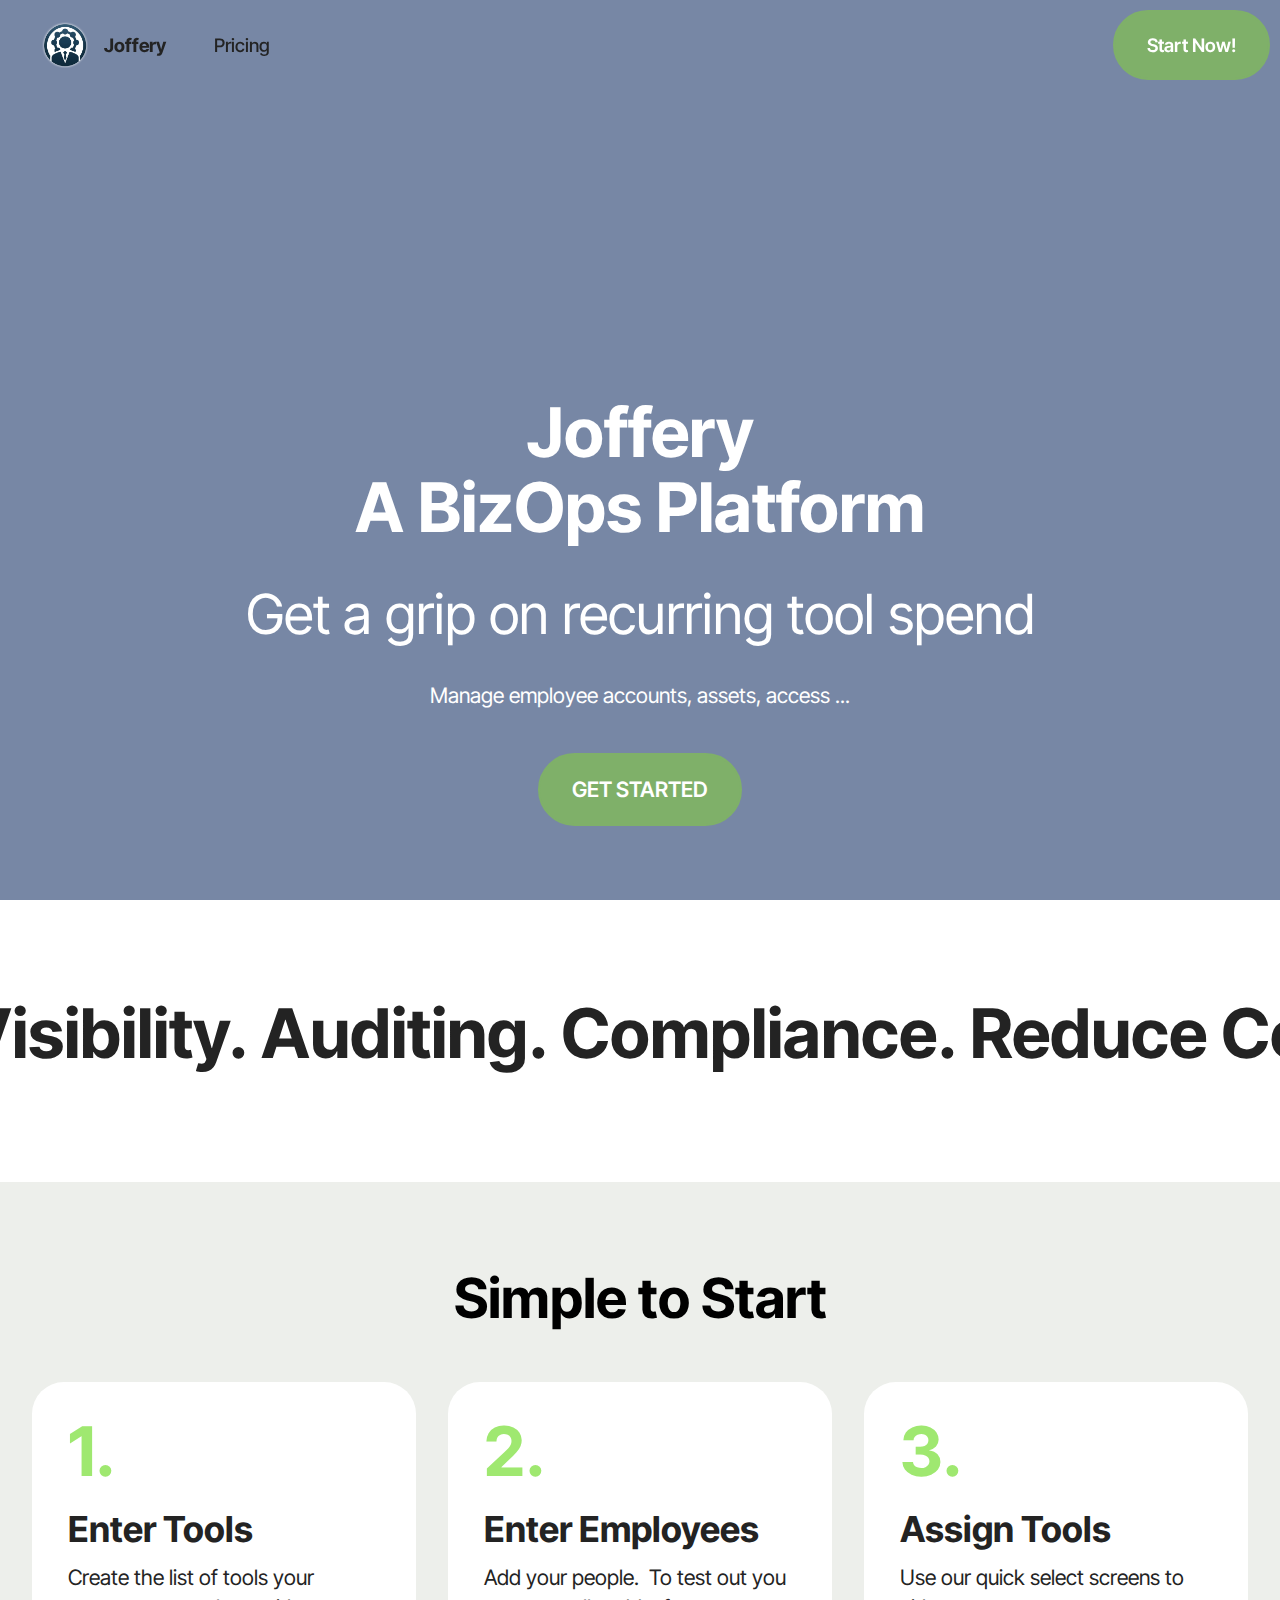
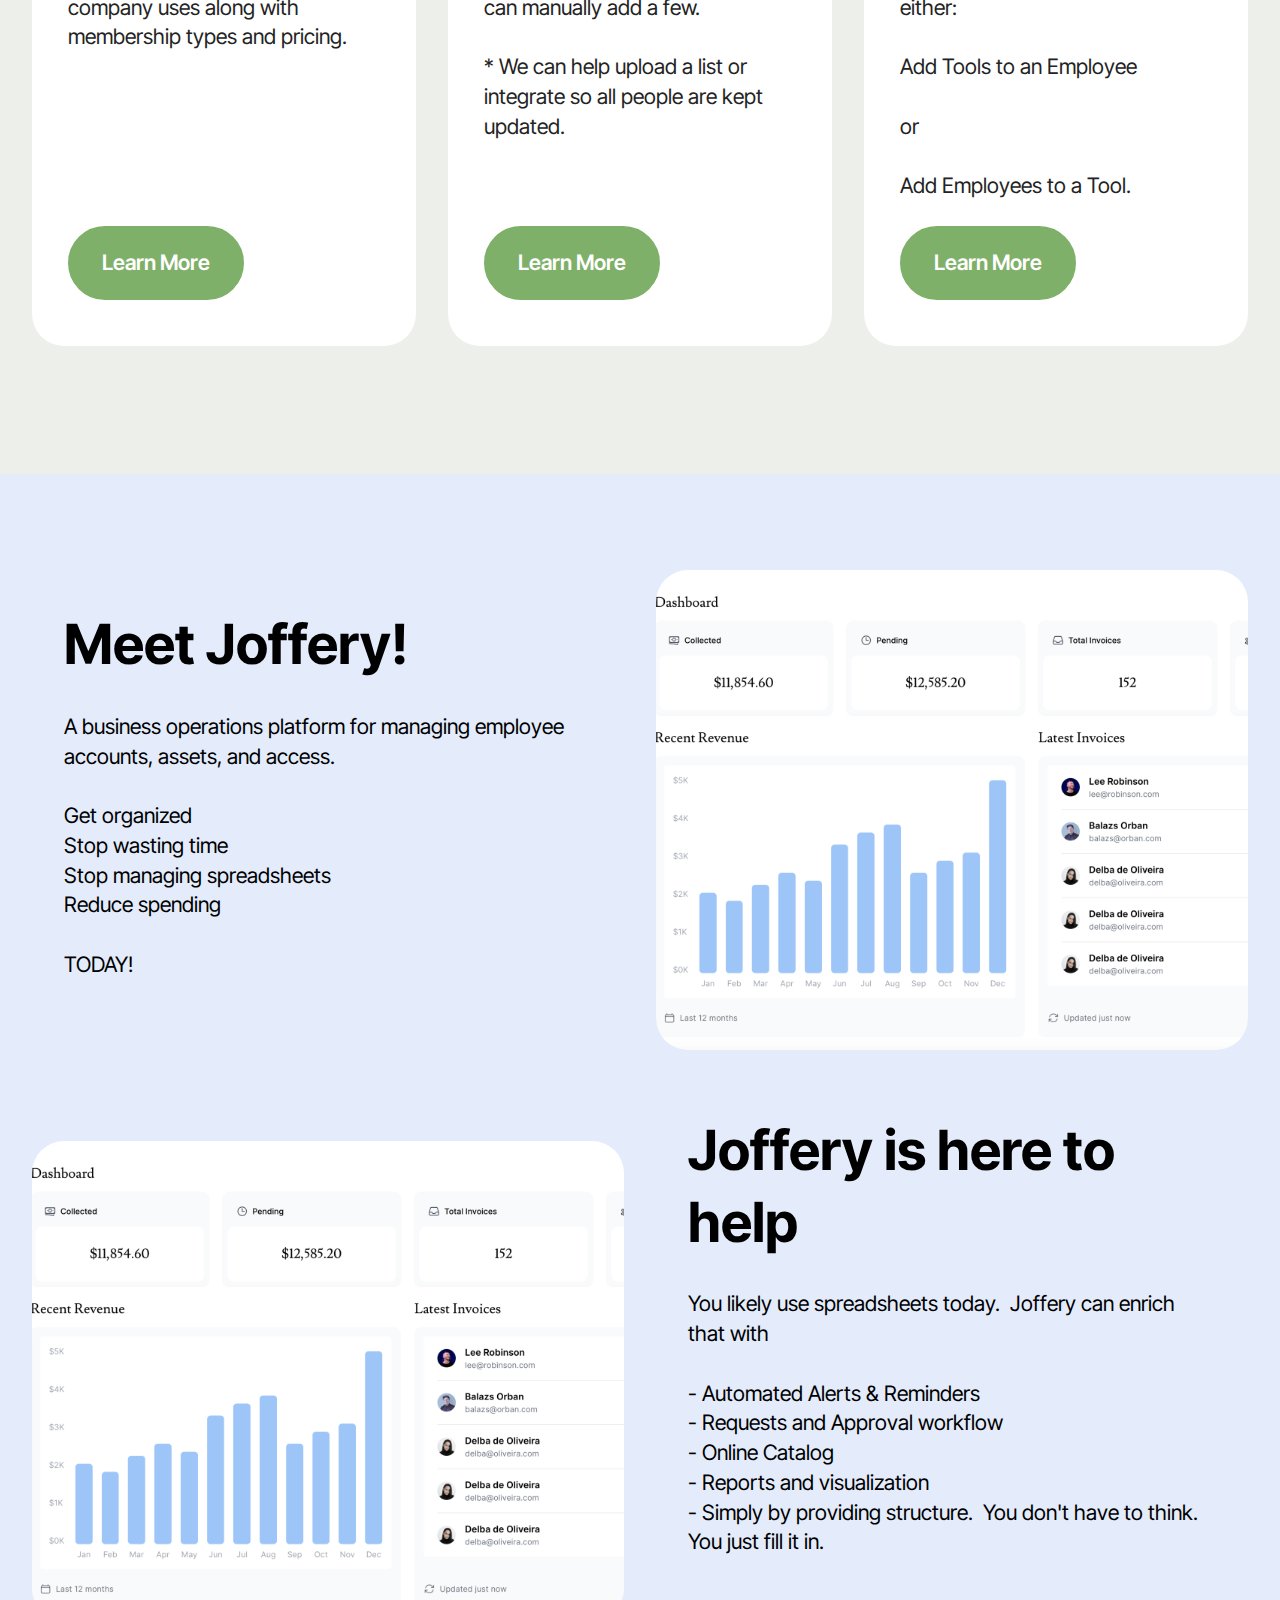
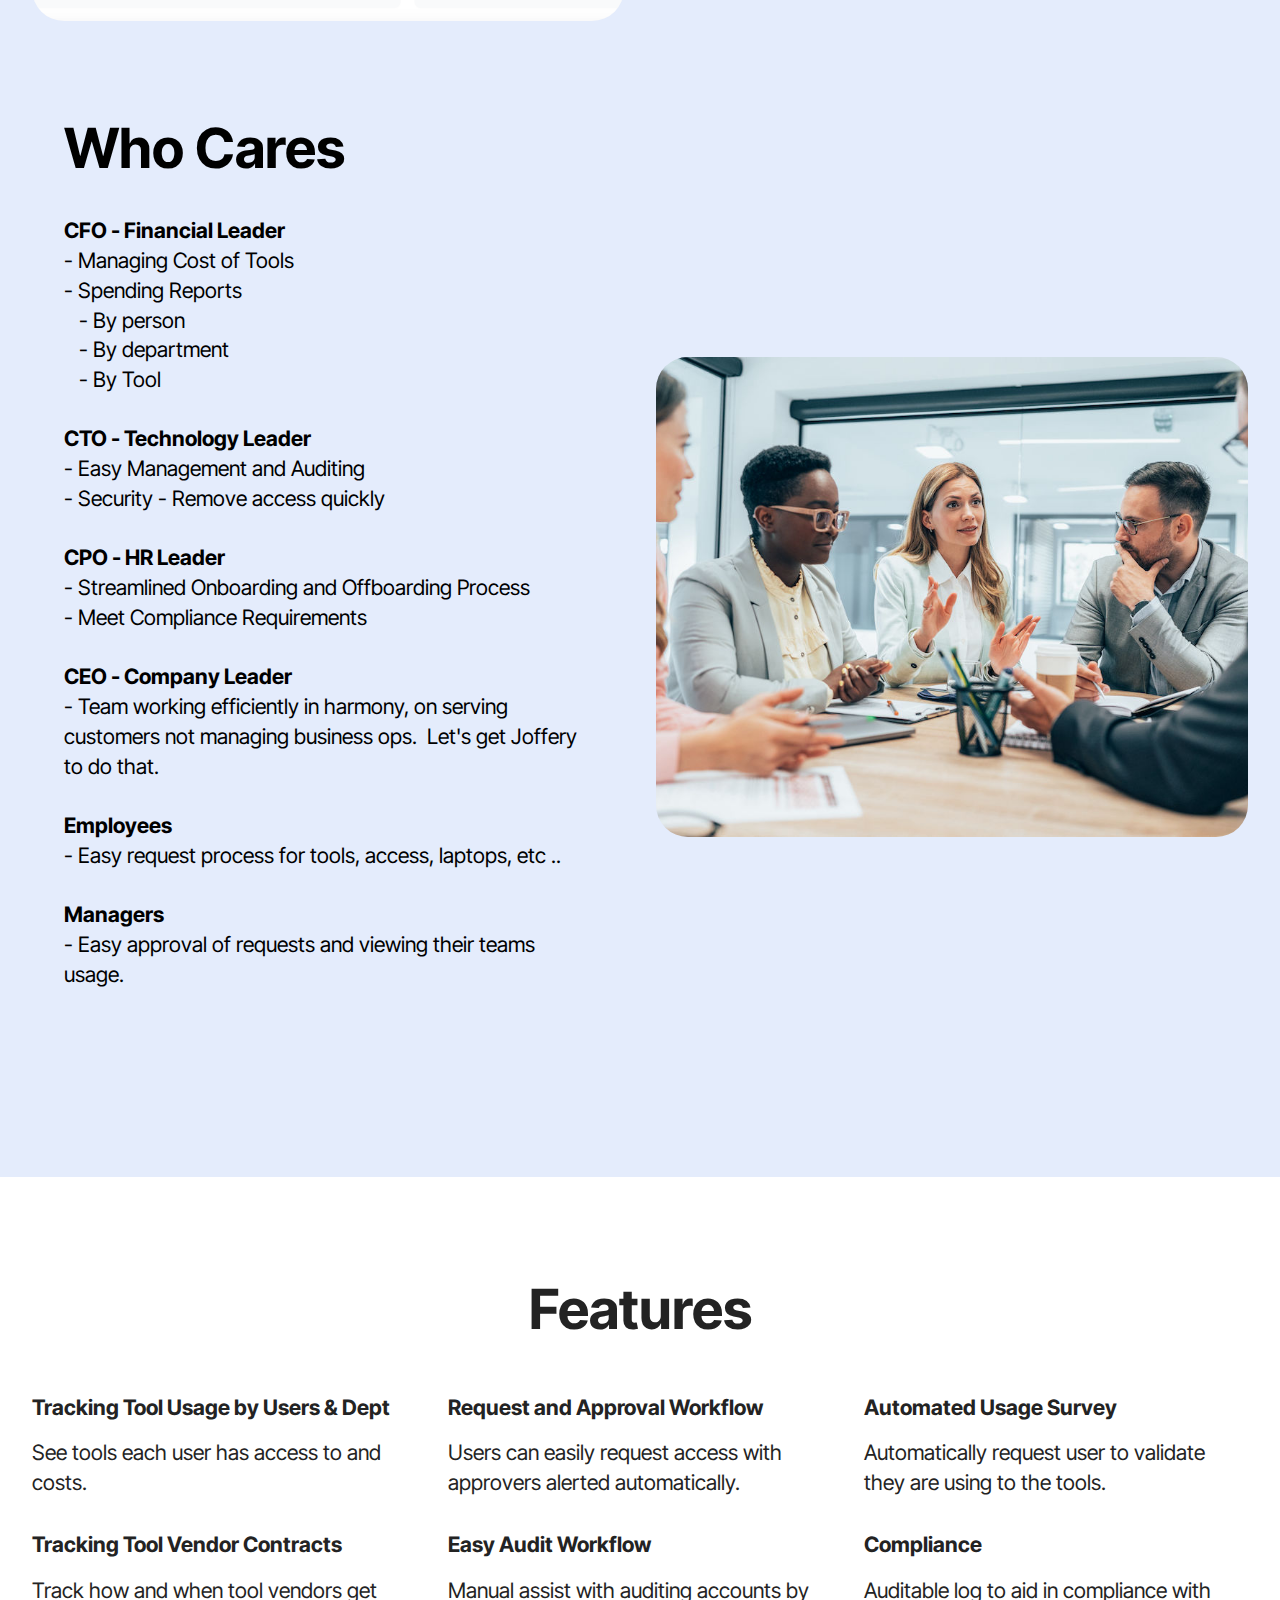
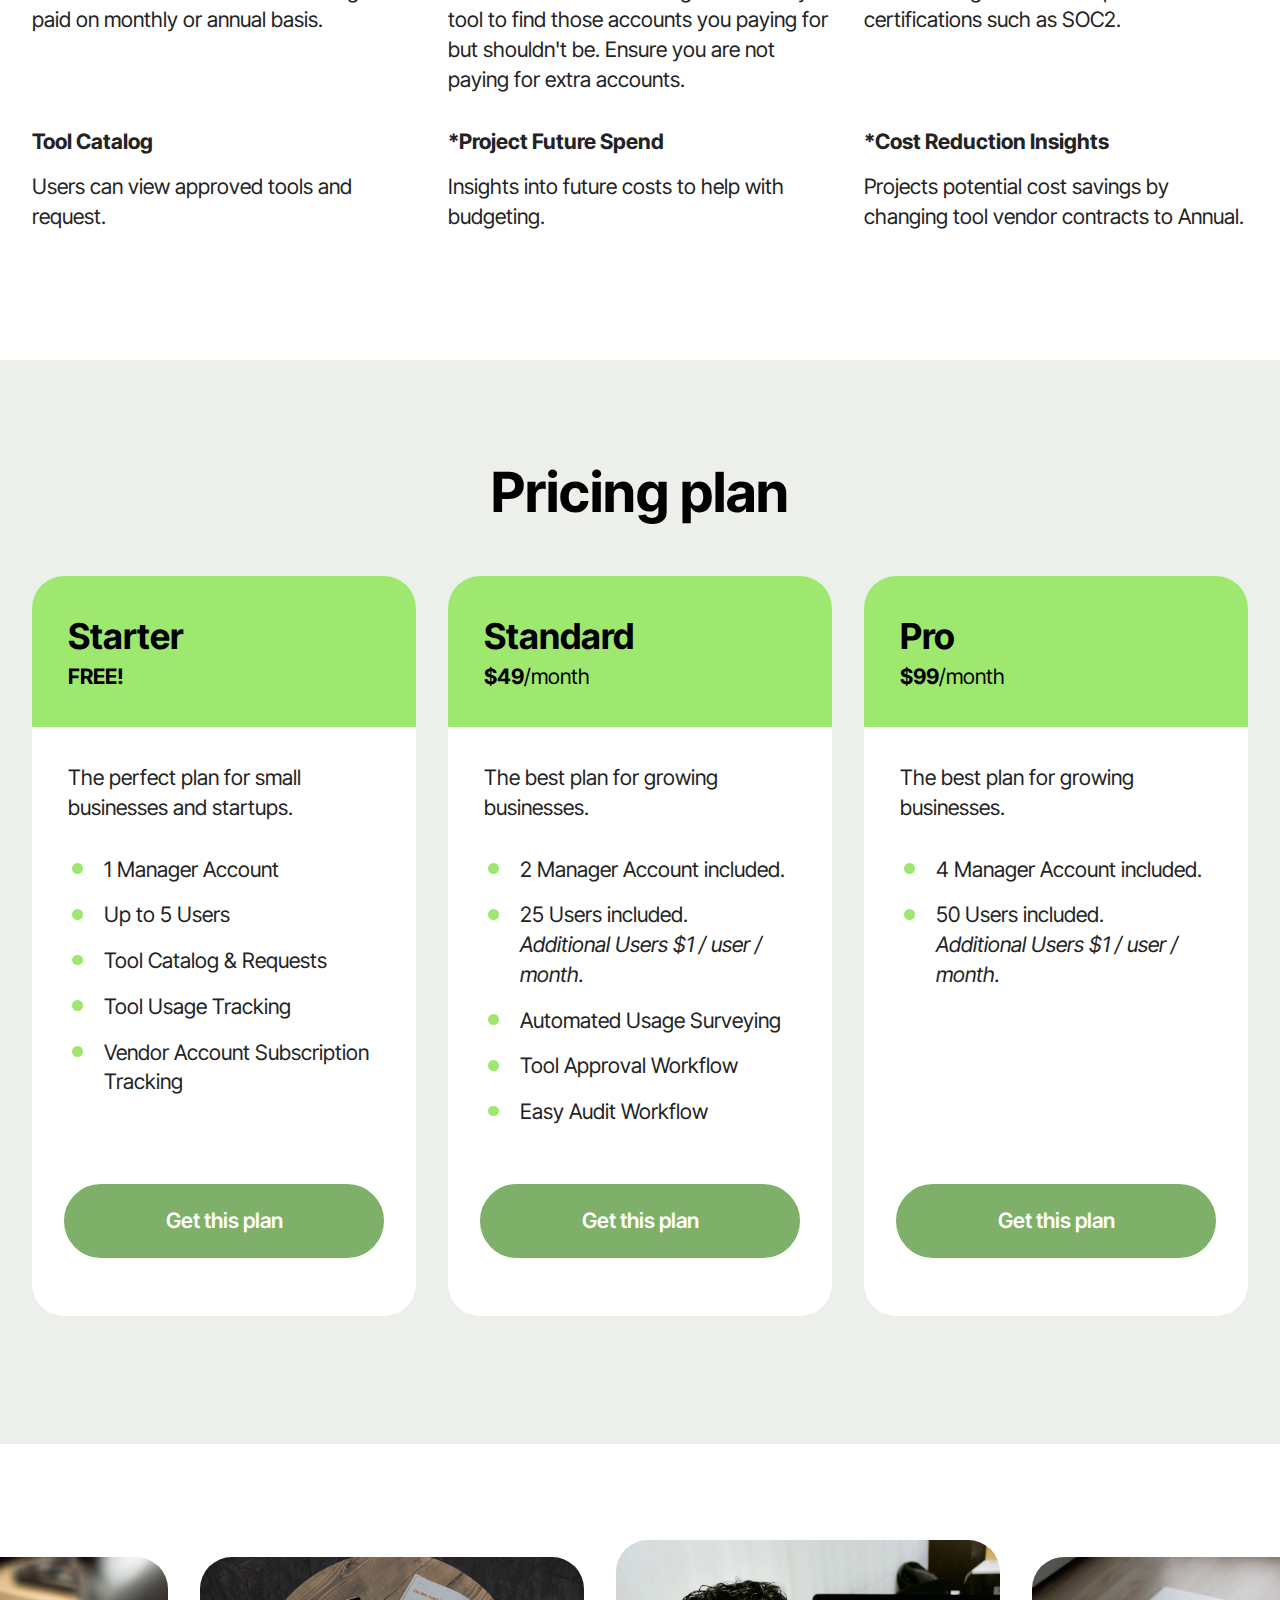
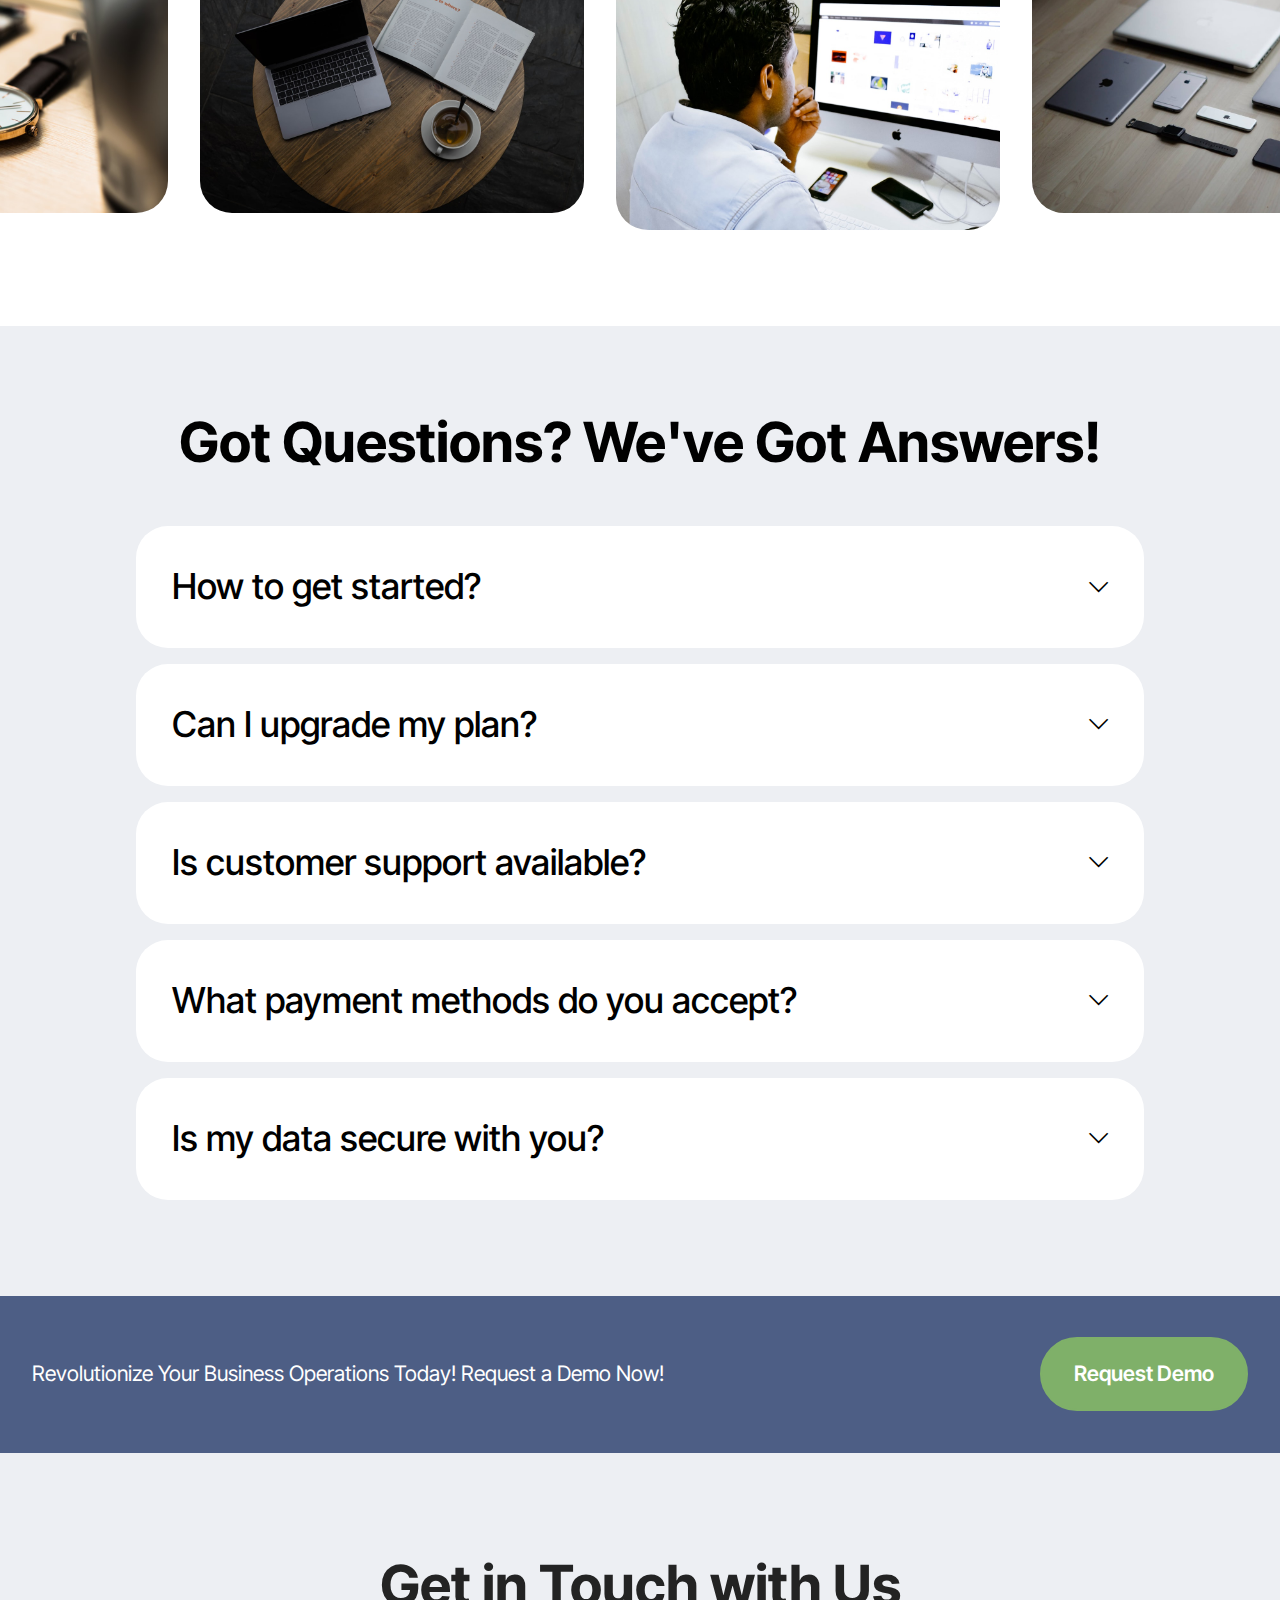
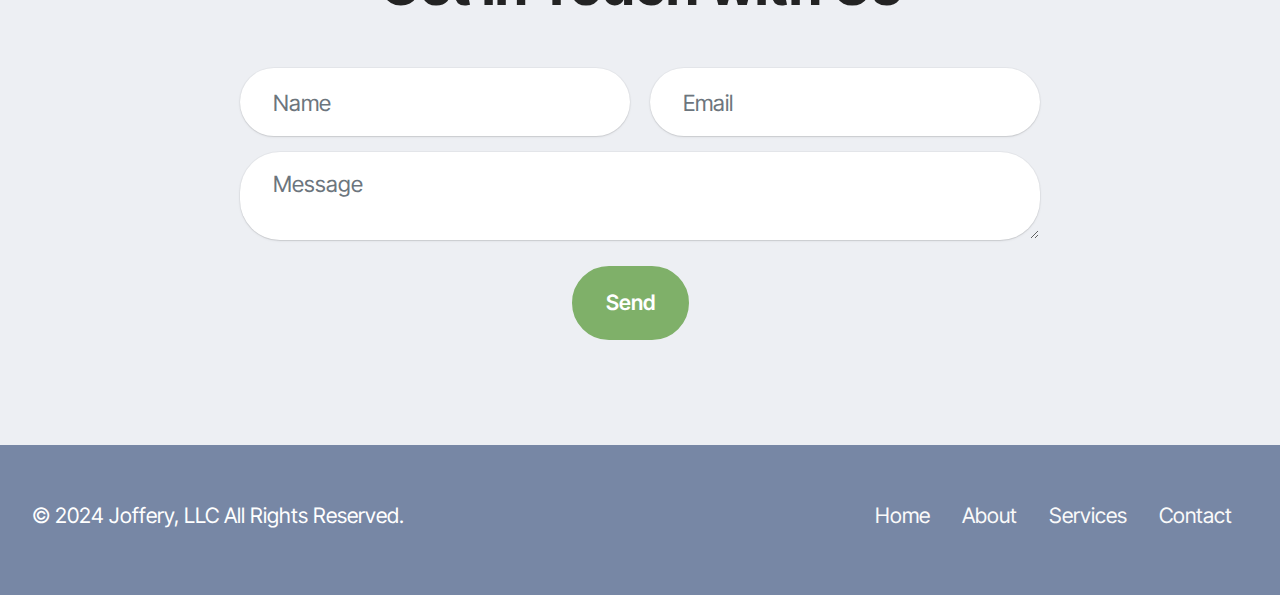
<file: docs/index.html>
<!DOCTYPE html>
<html  >
<head>
  <!-- Site made with Mobirise Website Builder v5.9.17, https://mobirise.com -->
  <meta charset="UTF-8">
  <meta http-equiv="X-UA-Compatible" content="IE=edge">
  <meta name="generator" content="Mobirise v5.9.17, mobirise.com">
  <meta name="viewport" content="width=device-width, initial-scale=1, minimum-scale=1">
  <link rel="shortcut icon" href="assets/images/dalle-2024-03-20-15.28.56-a-standalone-icon-for-joffery-a-bizops-platform-that-symbolizes-business-operations.-the-icon-should-be-simple-and-abstract-suitable-for-use-acros2.webp" type="image/x-icon">
  <meta name="description" content="Simplify business operations with our powerful tool for tracking employee resources, managing workflows, and gaining access approvals.">
  
  
  <title>Joffery - Business Operations Platform</title>
  <link rel="stylesheet" href="assets/web/assets/mobirise-icons2/mobirise2.css">
  <link rel="stylesheet" href="assets/bootstrap/css/bootstrap.min.css">
  <link rel="stylesheet" href="assets/bootstrap/css/bootstrap-grid.min.css">
  <link rel="stylesheet" href="assets/bootstrap/css/bootstrap-reboot.min.css">
  <link rel="stylesheet" href="assets/dropdown/css/style.css">
  <link rel="stylesheet" href="assets/theme/css/style.css">
  <link rel="preload" href="https://fonts.googleapis.com/css2?family=Inter+Tight:wght@400;700&display=swap&display=swap" as="style" onload="this.onload=null;this.rel='stylesheet'">
  <noscript><link rel="stylesheet" href="https://fonts.googleapis.com/css2?family=Inter+Tight:wght@400;700&display=swap&display=swap"></noscript>
  <link rel="preload" as="style" href="assets/mobirise/css/mbr-additional.css?v=65RfCT"><link rel="stylesheet" href="assets/mobirise/css/mbr-additional.css?v=65RfCT" type="text/css">

  
  
  

</head>
<body>
  
  <section data-bs-version="5.1" class="menu menu6 cid-u7oiiQqboV" once="menu" id="menu06-3">
	

	<nav class="navbar navbar-dropdown opacityScroll navbar-fixed-top navbar-expand-lg">
		<div class="container">
			<div class="navbar-brand">
				<span class="navbar-logo">
					<a href="https://joffery.com">
						<img src="assets/images/dalle-2024-03-20-15.28.56-a-standalone-icon-for-joffery-a-bizops-platform-that-symbolizes-business-operations.-the-icon-should-be-simple-and-abstract-suitable-for-use-acros2.webp" alt="Joffery" style="height: 2.9rem;">
					</a>
				</span>
				<span class="navbar-caption-wrap"><a class="navbar-caption text-black text-primary display-4" href="index.html">Joffery</a></span>
			</div>
			<button class="navbar-toggler" type="button" data-toggle="collapse" data-bs-toggle="collapse" data-target="#navbarSupportedContent" data-bs-target="#navbarSupportedContent" aria-controls="navbarNavAltMarkup" aria-expanded="false" aria-label="Toggle navigation">
				<div class="hamburger">
					<span></span>
					<span></span>
					<span></span>
					<span></span>
				</div>
			</button>
			<div class="collapse navbar-collapse opacityScroll" id="navbarSupportedContent">
				<ul class="navbar-nav nav-dropdown" data-app-modern-menu="true"><li class="nav-item">
						<a class="nav-link link text-black text-primary display-4" href="index.html#pricing03-i" aria-expanded="false">Pricing</a>
					</li></ul>
				
				<div class="navbar-buttons mbr-section-btn">
					<a class="btn btn-primary display-4" href="https://mobiri.se"> Start Now!</a>
				</div>
			</div>
		</div>
	</nav>
</section>

<section data-bs-version="5.1" class="header16 cid-u77AbglFqi mbr-fullscreen" id="header17-0">
  
  
  <div class="container-fluid">
    <div class="row">
      <div class="content-wrap col-12 col-md-12">
        <h1 class="mbr-section-title mbr-fonts-style mbr-white mb-4 display-1"><strong>Joffery</strong><br><strong>A BizOps Platform</strong></h1>
        <h2 class="mbr-section-subtitle mbr-fonts-style mbr-white mb-4 display-2">Get a grip on recurring tool spend<br></h2>
        <p class="mbr-fonts-style mbr-text mbr-white mb-4 display-7">Manage employee accounts, assets, access ...</p>
        <div class="mbr-section-btn"><a class="btn btn-primary display-7" href="https://mobiri.se">GET STARTED<br></a></div>
      </div>
    </div>
  </div>
</section>

<section data-bs-version="5.1" class="gallery10 cid-u77b7h68Ax" id="features-69-u77b7h68Ax">
  


  <div class="container-fluid">

      <div class="loop-container">
        <div class="item display-1" data-linewords="Visibility.  Auditing.  Compliance.  Reduce Costs. " data-direction="-1" data-speed="0.05">☁️ Best offers ☁️ Free delivery ☁️ Perfect design ☁️ Comfort ☁️ Support 24/7 ☁️ Vibes</div>

        <div class="item display-1" data-linewords="Visibility.  Auditing.  Compliance.  Reduce Costs. " data-direction="-1" data-speed="0.05">☁️ Best offers ☁️ Free delivery ☁️ Perfect design ☁️ Comfort ☁️ Support 24/7 ☁️ Vibes</div>
      </div>
    
  </div>
</section>

<section data-bs-version="5.1" class="numbers01 cid-u7B6TBPcHY" id="numbers01-a">
	
	
	<div class="container">
		<div class="row justify-content-center">
			<div class="col-12 content-head">
				<div class="mbr-section-head mb-5">
					<h4 class="mbr-section-title mbr-fonts-style align-center mb-0 display-2">
						<strong>Simple to Start</strong></h4>
					
					
				</div>
			</div>
		</div>
		<div class="row">
			<div class="item features-without-image col-12 col-md-6 col-lg-4 active">
				<div class="item-wrapper">
					<div class="item-content">
						<h5 class="mbr-card-title mbr-fonts-style mt-0 mb-3 mbr-number display-1"><strong>1.</strong>
						</h5>
						<h4 class="card-title mbr-fonts-style display-5">
							<strong>Enter Tools</strong></h4>
						<p class="card-text mbr-fonts-style mt-0 mb-3 display-7">Create the list of tools your company uses along with membership types and pricing.</p>
						<div class="mbr-section-btn item-footer"><a href="" class="btn item-btn btn-primary display-7">Learn More</a></div>
					</div>

				</div>
			</div>
			<div class="item features-without-image col-12 col-md-6 col-lg-4">
				<div class="item-wrapper">
					<div class="item-content">
						<h5 class="mbr-card-title mbr-fonts-style mt-0 mb-3 mbr-number display-1"><strong>2.</strong>
						</h5>
						<h4 class="card-title mbr-fonts-style display-5">
							<strong>Enter Employees</strong></h4>
						<p class="card-text mbr-fonts-style mt-0 mb-3 display-7">
							Add your people.&nbsp; To test out you can manually add a few.&nbsp;&nbsp;<br><br>* We can help upload a list or&nbsp; integrate so all people are kept updated.</p>
						<div class="mbr-section-btn item-footer">
							<a href="" class="btn item-btn btn-primary display-7">Learn More</a>
						</div>
					</div>

				</div>
			</div>
			<div class="item features-without-image col-12 col-md-6 col-lg-4">
				<div class="item-wrapper">
					<div class="item-content">
						<h5 class="mbr-card-title mbr-fonts-style mt-0 mb-3 mbr-number display-1"><strong>3.</strong>
						</h5>
						<h4 class="card-title mbr-fonts-style display-5">
							<strong>Assign Tools</strong></h4>
						<p class="card-text mbr-fonts-style mt-0 mb-3 display-7">Use our quick select screens to either:<br><br>Add Tools to an Employee<br><br>or&nbsp;<br><br>Add Employees to a Tool.<br></p>
						<div class="mbr-section-btn item-footer">
							<a href="" class="btn item-btn btn-primary display-7">Learn More</a>
						</div>
					</div>
				</div>
			</div>
		</div>
	</div>
</section>

<section data-bs-version="5.1" class="features38 cid-u7FT7L7ZwT" id="features038-g">
    

    
    

    <div class="container">
        <div class="row justify-content-center">
            <div class="col-12 col-md-12 col-lg">
                <div class="text-wrapper align-left">
                    <h1 class="mbr-section-title mbr-fonts-style mb-4 display-2">
                        <strong>Meet Joffery!</strong></h1>
                    <p class="mbr-text align-left mbr-fonts-style mb-4 display-7">A business operations platform for managing employee accounts, assets, and access.<br><br>Get organized<br>Stop wasting time<br>Stop managing spreadsheets<br>Reduce spending <br><br>TODAY!<br></p>
                    
                </div>
            </div>
            <div class="col-12 col-md-12 col-lg-6 image-wrapper">
                <img class="w-100" src="assets/images/screenshot-2024-03-29-at-3.47.15-pm-1256x639.png" alt="Mobirise Website Builder">
            </div>
        </div>
        <div class="row row-reverse justify-content-center">

            <div class="col-12 col-md-12 col-lg">
                <div class="text-wrapper align-left">
                    <h1 class="mbr-section-title mbr-fonts-style mb-4 display-2"><strong>Joffery is here to help</strong></h1>
                    <p class="mbr-text align-left mbr-fonts-style mb-4 display-7">You likely use spreadsheets today.&nbsp; Joffery can enrich that with&nbsp;<br><br>- Automated Alerts &amp; Reminders<br>- Requests and Approval workflow<br>- Online Catalog<br>- Reports and visualization<br>- Simply by providing structure.&nbsp; You don't have to think. You just fill it in.<br><br><br></p>
                    
                </div>
            </div>
            <div class="col-12 col-md-12 col-lg-6 image-wrapper">
                <img class="w-100" src="assets/images/screenshot-2024-03-29-at-3.47.15-pm-1256x639.png" alt="Mobirise Website Builder">
            </div>
        </div>
        <div class="row justify-content-center">
            <div class="col-12 col-md-12 col-lg">
                <div class="text-wrapper align-left">
                    <h1 class="mbr-section-title mbr-fonts-style mb-4 display-2"><strong>Who Cares</strong></h1>
                    <p class="mbr-text align-left mbr-fonts-style mb-4 display-7"><strong>CFO - Financial Leader</strong><br>- Managing Cost of Tools<br>- Spending Reports<br>&nbsp; &nbsp;- By person<br>&nbsp; &nbsp;- By department<br>&nbsp; &nbsp;- By Tool<br><br><strong>CTO - Technology Leader</strong><br>- Easy Management and Auditing<br>- Security - Remove access quickly<br><br><strong>CPO - HR Leader</strong><br>- Streamlined Onboarding and Offboarding Process<br>- Meet Compliance Requirements<br><br><strong>CEO - Company Leader</strong><br>- Team working efficiently in harmony, on serving customers not managing business ops.&nbsp; Let's get Joffery to do that.<br><br><strong>Employees</strong><br>- Easy request process for tools, access, laptops, etc ..<br><br><strong>Managers</strong><br>- Easy approval of requests and viewing their teams usage.<br><br><br></p>
                    
                </div>
            </div>
            <div class="col-12 col-md-12 col-lg-6 image-wrapper">
                <img class="w-100" src="assets/images/gettyimages-1453843862-a-1000x667.jpg" alt="Mobirise Website Builder">
            </div>
        </div>
    </div>
</section>

<section data-bs-version="5.1" class="features033 cid-u77B984dhz" id="features033-2">
	

	
	
	<div class="container">
		<div class="row justify-content-center">
			<div class="col-12 content-head">
				<div class="mbr-section-head mb-5">
					<h4 class="mbr-section-title mbr-fonts-style align-center mb-0 display-2">
						<strong>Features</strong>
					</h4>
					
				</div>
			</div>
		</div>
		<div class="row justify-content-center">
			
			
			<div class="item features-without-image col-12 col-lg-4 active">
				<div class="item-wrapper">
					
					<div class="card-box">
						<h4 class="card-title mbr-fonts-style mb-0 display-7"><strong>Tracking Tool Usage by Users &amp; Dept</strong></h4>
						<h5 class="card-text mbr-fonts-style mt-3 display-7">
							<div>See tools each user has access to and costs.</div>
						</h5>
					</div>
				</div>
			</div><div class="item features-without-image col-12 col-lg-4">
				<div class="item-wrapper">
					
					<div class="card-box">
						<h4 class="card-title mbr-fonts-style mb-0 display-7"><strong>Request and Approval Workflow</strong></h4>
						<h5 class="card-text mbr-fonts-style mt-3 display-7">
							Users can easily request access with approvers alerted automatically.</h5>
					</div>
				</div>
			</div>
			
			<div class="item features-without-image col-12 col-lg-4">
				<div class="item-wrapper">
					
					<div class="card-box">
						<h4 class="card-title mbr-fonts-style mb-0 display-7">
							<strong>Automated Usage Survey</strong></h4>
						<h5 class="card-text mbr-fonts-style mt-3 display-7">Automatically request user to validate they are using to the tools.</h5>
					</div>
				</div>
			</div><div class="item features-without-image col-12 col-lg-4">
				<div class="item-wrapper">
					
					<div class="card-box">
						<h4 class="card-title mbr-fonts-style mb-0 display-7"><strong>Tracking Tool Vendor Contracts</strong></h4>
						<h5 class="card-text mbr-fonts-style mt-3 display-7">
							Track how and when tool vendors get paid on monthly or annual basis.</h5>
					</div>
				</div>
			</div><div class="item features-without-image col-12 col-lg-4">
				<div class="item-wrapper">
					
					<div class="card-box">
						<h4 class="card-title mbr-fonts-style mb-0 display-7"><strong>Easy Audit Workflow</strong></h4>
						<h5 class="card-text mbr-fonts-style mt-3 display-7">
							Manual assist with auditing accounts by tool to find those accounts you paying for but shouldn't be. Ensure you are not paying for extra accounts.</h5>
					</div>
				</div>
			</div><div class="item features-without-image col-12 col-lg-4">
				<div class="item-wrapper">
					
					<div class="card-box">
						<h4 class="card-title mbr-fonts-style mb-0 display-7"><strong>Compliance</strong></h4>
						<h5 class="card-text mbr-fonts-style mt-3 display-7">Auditable log to aid in compliance with certifications such as SOC2.</h5>
					</div>
				</div>
			</div>
			

			
			<div class="item features-without-image col-12 col-lg-4">
				<div class="item-wrapper">
					
					<div class="card-box">
						<h4 class="card-title mbr-fonts-style mb-0 display-7">
							<strong>Tool Catalog</strong></h4>
						<h5 class="card-text mbr-fonts-style mt-3 display-7">
						  Users can view approved tools and request.</h5>
					</div>
				</div>
			</div>
			<div class="item features-without-image col-12 col-lg-4">
				<div class="item-wrapper">
					
					<div class="card-box">
						<h4 class="card-title mbr-fonts-style mb-0 display-7"><strong>*Project Future Spend</strong></h4>
						<h5 class="card-text mbr-fonts-style mt-3 display-7">Insights into future costs to help with budgeting.</h5>
					</div>
				</div>
			</div><div class="item features-without-image col-12 col-lg-4">
				<div class="item-wrapper">
					
					<div class="card-box">
						<h4 class="card-title mbr-fonts-style mb-0 display-7"><strong>*Cost Reduction Insights</strong></h4>
						<h5 class="card-text mbr-fonts-style mt-3 display-7">
							Projects potential cost savings by changing tool vendor contracts to Annual.</h5>
					</div>
				</div>
			</div>
		</div>
	</div>
</section>

<section data-bs-version="5.1" class="pricing03 cid-u7H4aTFdOV" id="pricing03-i">
  

  
  <div class="container">
    <div class="row justify-content-center">
      <div class="col-12 content-head">
        <div class="mbr-section-head mb-5">
          <h4 class="mbr-section-title mbr-fonts-style align-center mb-0 display-2">
            <strong>Pricing plan</strong>
          </h4>
          
        </div>
      </div>
    </div>
    <div class="row">
      <div class="item features-without-image col-12 col-md-6 col-lg-4 item-mb active">
        <div class="item-wrapper">
          <div class="item-head">
            <h5 class="item-title mbr-fonts-style mb-0 display-5">
              <strong>Starter</strong>
            </h5>
            <h6 class="item-subtitle mbr-fonts-style mb-0 display-7"><strong>FREE!</strong></h6>
          </div>
          <div class="item-content">
            <p class="mbr-text mbr-fonts-style display-7">
              The perfect plan for small businesses and startups.
            </p>
            <div class="mb-4">
            </div>
            <div class="counter-container mbr-text mbr-fonts-style display-7">
              <ul>
                <li>1 Manager Account</li><li>Up to 5 Users</li>
                <li>Tool Catalog &amp; Requests</li><li>Tool Usage Tracking</li><li>Vendor Account Subscription Tracking</li>
              </ul>
            </div>
          </div>
          <div class="mbr-section-btn item-footer">
            <a href="" class="btn item-btn btn-primary display-7">Get this plan</a>
          </div>
        </div>
      </div>
      <div class="item features-without-image col-12 col-md-6 col-lg-4 item-mb">
        <div class="item-wrapper">
          <div class="item-head">
            <h5 class="item-title mbr-fonts-style mb-0 display-5">
              <strong>Standard</strong>
            </h5>
            <h6 class="item-subtitle mbr-fonts-style mt-0 mb-0 display-7">
              <strong>$49</strong>/month
            </h6>
          </div>
          <div class="item-content">
            <p class="mbr-text mbr-fonts-style display-7">
              The best plan for growing businesses.
            </p>
            <div class="mb-4">
            </div>
            <div class="counter-container mbr-text mbr-fonts-style display-7">
              <ul>
                <li>2 Manager Account included.</li>
                <li>25 Users included.&nbsp; <br><em>Additional Users $1 / user / month.</em></li>
                <li>Automated Usage Surveying</li><li>Tool Approval Workflow</li><li>Easy Audit Workflow</li>
              </ul>
            </div>
          </div>
          <div class="mbr-section-btn item-footer">
            <a href="" class="btn item-btn btn-primary display-7">Get this plan</a>
            </div>
        </div>
      </div><div class="item features-without-image col-12 col-md-6 col-lg-4 item-mb">
        <div class="item-wrapper">
          <div class="item-head">
            <h5 class="item-title mbr-fonts-style mb-0 display-5">
              <strong>Pro</strong></h5>
            <h6 class="item-subtitle mbr-fonts-style mt-0 mb-0 display-7">
              <strong>$99</strong>/month
            </h6>
          </div>
          <div class="item-content">
            <p class="mbr-text mbr-fonts-style display-7">
              The best plan for growing businesses.
            </p>
            <div class="mb-4">
            </div>
            <div class="counter-container mbr-text mbr-fonts-style display-7">
              <ul>
                <li>4 Manager Account included.</li>
                <li>50 Users included.&nbsp; <br><em>Additional Users $1 / user / month.</em></li>
              </ul>
            </div>
          </div>
          <div class="mbr-section-btn item-footer">
            <a href="" class="btn item-btn btn-primary display-7">Get this plan</a>
            </div>
        </div>
      </div>
      
    </div>
  </div>
</section>

<section data-bs-version="5.1" class="gallery07 cid-u77b7h8dKT" id="gallery-14-u77b7h8dKT">
  
  
  <div class="container-fluid gallery-wrapper">
    <div class="row justify-content-center">
      <div class="col-12 content-head">
        
      </div>
    </div>
    <div class="grid-container">
      <div class="grid-container-3 moving-left" style="transform: translate3d(-200px, 0px, 0px);">
        <div class="grid-item">
          <img src="assets/images/photo-1544805728-d8007e0761be.jpeg" alt="Mobirise Website Builder">
        </div>
        <div class="grid-item">
          <img src="assets/images/photo-1518378379207-3418372afea3.jpeg" alt="Mobirise Website Builder">
        </div>
        <div class="grid-item">
          <img src="assets/images/photo-1545112969-bdd91ef544c7.jpeg" alt="Mobirise Website Builder">
        </div>
        <div class="grid-item">
          <img src="assets/images/photo-1660120122148-cd6061b11192.jpeg" alt="Mobirise Website Builder">
        </div>
      </div>
    </div>
  </div>
</section>

<section data-bs-version="5.1" class="list1 cid-u77b7h7s4u" id="faq-1-u77b7h7s4u">
    
    
    <div class="container">
        <div class="row justify-content-center">
            <div class="col-12 col-md-12 col-lg-10 m-auto">
                <div class="content">
                    <div class="row justify-content-center mb-5">
                        <div class="col-12 content-head">
                            <div class="mbr-section-head">
                                <h4 class="mbr-section-title mbr-fonts-style align-center mb-0 display-2">
                                    <strong>Got Questions? We've Got Answers!</strong>
                                </h4>
                                
                            </div>
                        </div>
                    </div>
                    <div id="bootstrap-accordion_20" class="panel-group accordionStyles accordion" role="tablist" aria-multiselectable="true">
                        <div class="card">
                            <div class="card-header" role="tab" id="headingOne">
                                <a role="button" class="panel-title collapsed" data-toggle="collapse" data-bs-toggle="collapse" data-core="" href="#collapse1_20" aria-expanded="false" aria-controls="collapse1">
                                    <h6 class="panel-title-edit mbr-semibold mbr-fonts-style mb-0 display-5">How to get started?</h6>
                                    <span class="sign mbr-iconfont mobi-mbri-arrow-down"></span>
                                </a>
                            </div>
                            <div id="collapse1_20" class="panel-collapse noScroll collapse" role="tabpanel" aria-labelledby="headingOne" data-parent="#accordion" data-bs-parent="#bootstrap-accordion_20">
                                <div class="panel-body">
                                    <p class="mbr-fonts-style panel-text display-7">Simply sign up and explore our intuitive platform.</p>
                                </div>
                            </div>
                        </div>
                        <div class="card">
                            <div class="card-header" role="tab" id="headingOne">
                                <a role="button" class="panel-title collapsed" data-toggle="collapse" data-bs-toggle="collapse" data-core="" href="#collapse2_20" aria-expanded="false" aria-controls="collapse2">
                                    <h6 class="panel-title-edit mbr-semibold mbr-fonts-style mb-0 display-5">Can I upgrade my plan?</h6>
                                    <span class="sign mbr-iconfont mobi-mbri-arrow-down"></span>
                                </a>
                            </div>
                            <div id="collapse2_20" class="panel-collapse noScroll collapse" role="tabpanel" aria-labelledby="headingOne" data-parent="#accordion" data-bs-parent="#bootstrap-accordion_20">
                                <div class="panel-body">
                                    <p class="mbr-fonts-style panel-text display-7">Yes, easily upgrade your plan anytime to unlock more features.</p>
                                </div>
                            </div>
                        </div>
                        <div class="card">
                            <div class="card-header" role="tab" id="headingOne">
                                <a role="button" class="panel-title collapsed" data-toggle="collapse" data-bs-toggle="collapse" data-core="" href="#collapse3_20" aria-expanded="false" aria-controls="collapse3">
                                    <h6 class="panel-title-edit mbr-semibold mbr-fonts-style mb-0 display-5">Is customer support available?</h6>
                                    <span class="sign mbr-iconfont mobi-mbri-arrow-down"></span>
                                </a>
                            </div>
                            <div id="collapse3_20" class="panel-collapse noScroll collapse" role="tabpanel" aria-labelledby="headingOne" data-parent="#accordion" data-bs-parent="#bootstrap-accordion_20">
                                <div class="panel-body">
                                    <p class="mbr-fonts-style panel-text display-7">Our dedicated support team is here 24/7 to assist you.</p>
                                </div>
                            </div>
                        </div>
                        <div class="card">
                            <div class="card-header" role="tab" id="headingOne">
                                <a role="button" class="panel-title collapsed" data-toggle="collapse" data-bs-toggle="collapse" data-core="" href="#collapse4_20" aria-expanded="false" aria-controls="collapse4">
                                    <h6 class="panel-title-edit mbr-semibold mbr-fonts-style mb-0 display-5">What payment methods do you accept?</h6>
                                    <span class="sign mbr-iconfont mobi-mbri-arrow-down"></span>
                                </a>
                            </div>
                            <div id="collapse4_20" class="panel-collapse noScroll collapse" role="tabpanel" aria-labelledby="headingOne" data-parent="#accordion" data-bs-parent="#bootstrap-accordion_20">
                                <div class="panel-body">
                                    <p class="mbr-fonts-style panel-text display-7">We accept all major credit cards and PayPal for convenience.</p>
                                </div>
                            </div>
                        </div>
                        <div class="card">
                            <div class="card-header" role="tab" id="headingOne">
                                <a role="button" class="panel-title collapsed" data-toggle="collapse" data-bs-toggle="collapse" data-core="" href="#collapse5_20" aria-expanded="false" aria-controls="collapse5">
                                    <h6 class="panel-title-edit mbr-semibold mbr-fonts-style mb-0 display-5">Is my data secure with you?</h6>
                                    <span class="sign mbr-iconfont mobi-mbri-arrow-down"></span>
                                </a>
                            </div>
                            <div id="collapse5_20" class="panel-collapse noScroll collapse" role="tabpanel" aria-labelledby="headingOne" data-parent="#accordion" data-bs-parent="#bootstrap-accordion_20">
                                <div class="panel-body">
                                    <p class="mbr-fonts-style panel-text display-7">Rest assured, we prioritize data security and encryption.</p>
                                </div>
                            </div>
                        </div>
                        
                    </div>
                </div>
            </div>
        </div>
    </div>
</section>

<section data-bs-version="5.1" class="features035 cid-u77b7h8WOF" id="call-to-action-11-u77b7h8WOF">
    

    
    
    <div class="container">
        <div class="row">
            <div class="col-12 col-lg-9 active">
                <div class="item-wrapper">
                    <div class="card-box">
                        <h4 class="card-text mbr-fonts-style display-7">Revolutionize Your Business Operations Today! Request a Demo Now!</h4>
                    </div>
                </div>
            </div>
            <div class="col-12 col-lg-3 active">
                <div class="mbr-section-btn">
                    <a class="btn btn-primary display-7" href="https://mobiri.se">Request Demo</a>
                </div>
            </div>
        </div>
    </div>
</section>

<section data-bs-version="5.1" class="form5 cid-u77b7h8ycj" id="contact-form-2-u77b7h8ycj">
    
    
    <div class="container">
        <div class="row justify-content-center">
            <div class="col-12 content-head">
                <div class="mbr-section-head mb-5">
                    <h3 class="mbr-section-title mbr-fonts-style align-center mb-0 display-2">
                        <strong>Get in Touch with Us</strong>
                    </h3>
                    
                </div>
            </div>
        </div>
        <div class="row justify-content-center">
            <div class="col-lg-8 mx-auto mbr-form" data-form-type="formoid">
                <form action="https://mobirise.eu/" method="POST" class="mbr-form form-with-styler" data-form-title="Form Name"><input type="hidden" name="email" data-form-email="true" value="IVfrWwhBoQDAgflJtz/v5tVMFi/RYXh9lRQB2FgNX8pwNfp7LDrSAA/5WpSdzKO6KyLZQ2e2FgiiZdPvETVAB+v2zNF5fKDBd0X+NM3zxqR+jUKkB8HArrkv+76lifT/.4+hcGrF48tsLW+ryicyv7Ad47McY1KwLb80ombjjTSSPvNzJOhy+o6fmuIZnmro+fBeWx9JLIvqIynzRhQhl+500ttjbMvx0HJTRD111fMWg3AMPNOQHWg8Np3Ml7iGv">
                    <div class="row">
                        <div hidden="hidden" data-form-alert="" class="alert alert-success col-12">Thanks for filling out the form!</div>
                        <div hidden="hidden" data-form-alert-danger="" class="alert alert-danger col-12">
                            Oops...! some problem!
                        </div>
                    </div>
                    <div class="dragArea row">
                        <div class="col-md col-sm-12 form-group mb-3" data-for="name">
                            <input type="text" name="name" placeholder="Name" data-form-field="name" class="form-control" value="" id="name-contact-form-2-u77b7h8ycj">
                        </div>
                        <div class="col-md col-sm-12 form-group mb-3" data-for="email">
                            <input type="email" name="email" placeholder="Email" data-form-field="email" class="form-control" value="" id="email-contact-form-2-u77b7h8ycj">
                        </div>
                        <div class="col-12 form-group mb-3" data-for="textarea">
                            <textarea name="textarea" placeholder="Message" data-form-field="textarea" class="form-control" id="textarea-contact-form-2-u77b7h8ycj"></textarea>
                        </div>
                        <div class="col-lg-12 col-md-12 col-sm-12 align-center mbr-section-btn">
                            <button type="submit" class="btn btn-primary display-7">Send</button>
                        </div>
                    </div>
                </form>
            </div>
        </div>
    </div>
</section>

<section data-bs-version="5.1" class="footer2 cid-u77b7h9HbF" once="footers" id="footer-5-u77b7h9HbF">
    

    
    

    <div class="container">
        <div class="row">
            <div class="col-12 col-lg-6 center mt-2 mb-3">
                <p class="mbr-fonts-style copyright mb-0 display-7">© 2024 Joffery, LLC All Rights Reserved.</p>
            </div>
            <div class="col-12 col-lg-6 center">
                <div class="row-links mt-2 mb-3">
                    <ul class="row-links-soc">
                        
                        
                        
                        
                    <li class="row-links-soc-item mbr-fonts-style display-7">
                            <a href="#" class="text-white">Home</a>
                        </li><li class="row-links-soc-item mbr-fonts-style display-7">
                            <a href="#" class="text-white">About</a>
                        </li><li class="row-links-soc-item mbr-fonts-style display-7">
                            <a href="#" class="text-white">Services</a>
                        </li><li class="row-links-soc-item mbr-fonts-style display-7">
                            <a href="#" class="text-white">Contact</a>
                        </li></ul>
                </div>
            </div>
        </div>
    </div>
</section>

<section class="mbr-section mbr-section--no-padding" id="custom-html-7" custom-code="true" data-rv-view="565"></section>

<section class="mbr-section mbr-section--no-padding" id="custom-html-6" custom-code="true" data-rv-view="569"></section>

<section class="mbr-section mbr-section--no-padding" id="custom-html-5" custom-code="true" data-rv-view="570"></section>

<section class="mbr-section mbr-section--no-padding" id="custom-html-8" custom-code="true" data-rv-view="571"></section>

<section class="mbr-section mbr-section--no-padding" id="custom-html-9" custom-code="true" data-rv-view="572"></section>


<script src="assets/bootstrap/js/bootstrap.bundle.min.js"></script>
  <script src="assets/smoothscroll/smooth-scroll.js"></script>
  <script src="assets/ytplayer/index.js"></script>
  <script src="assets/dropdown/js/navbar-dropdown.js"></script>
  <script src="assets/scrollgallery/scroll-gallery.js"></script>
  <script src="assets/mbr-switch-arrow/mbr-switch-arrow.js"></script>
  <script src="assets/theme/js/script.js"></script>
  <script src="assets/formoid/formoid.min.js"></script>
  
  
  

</body>
</html>
</file>
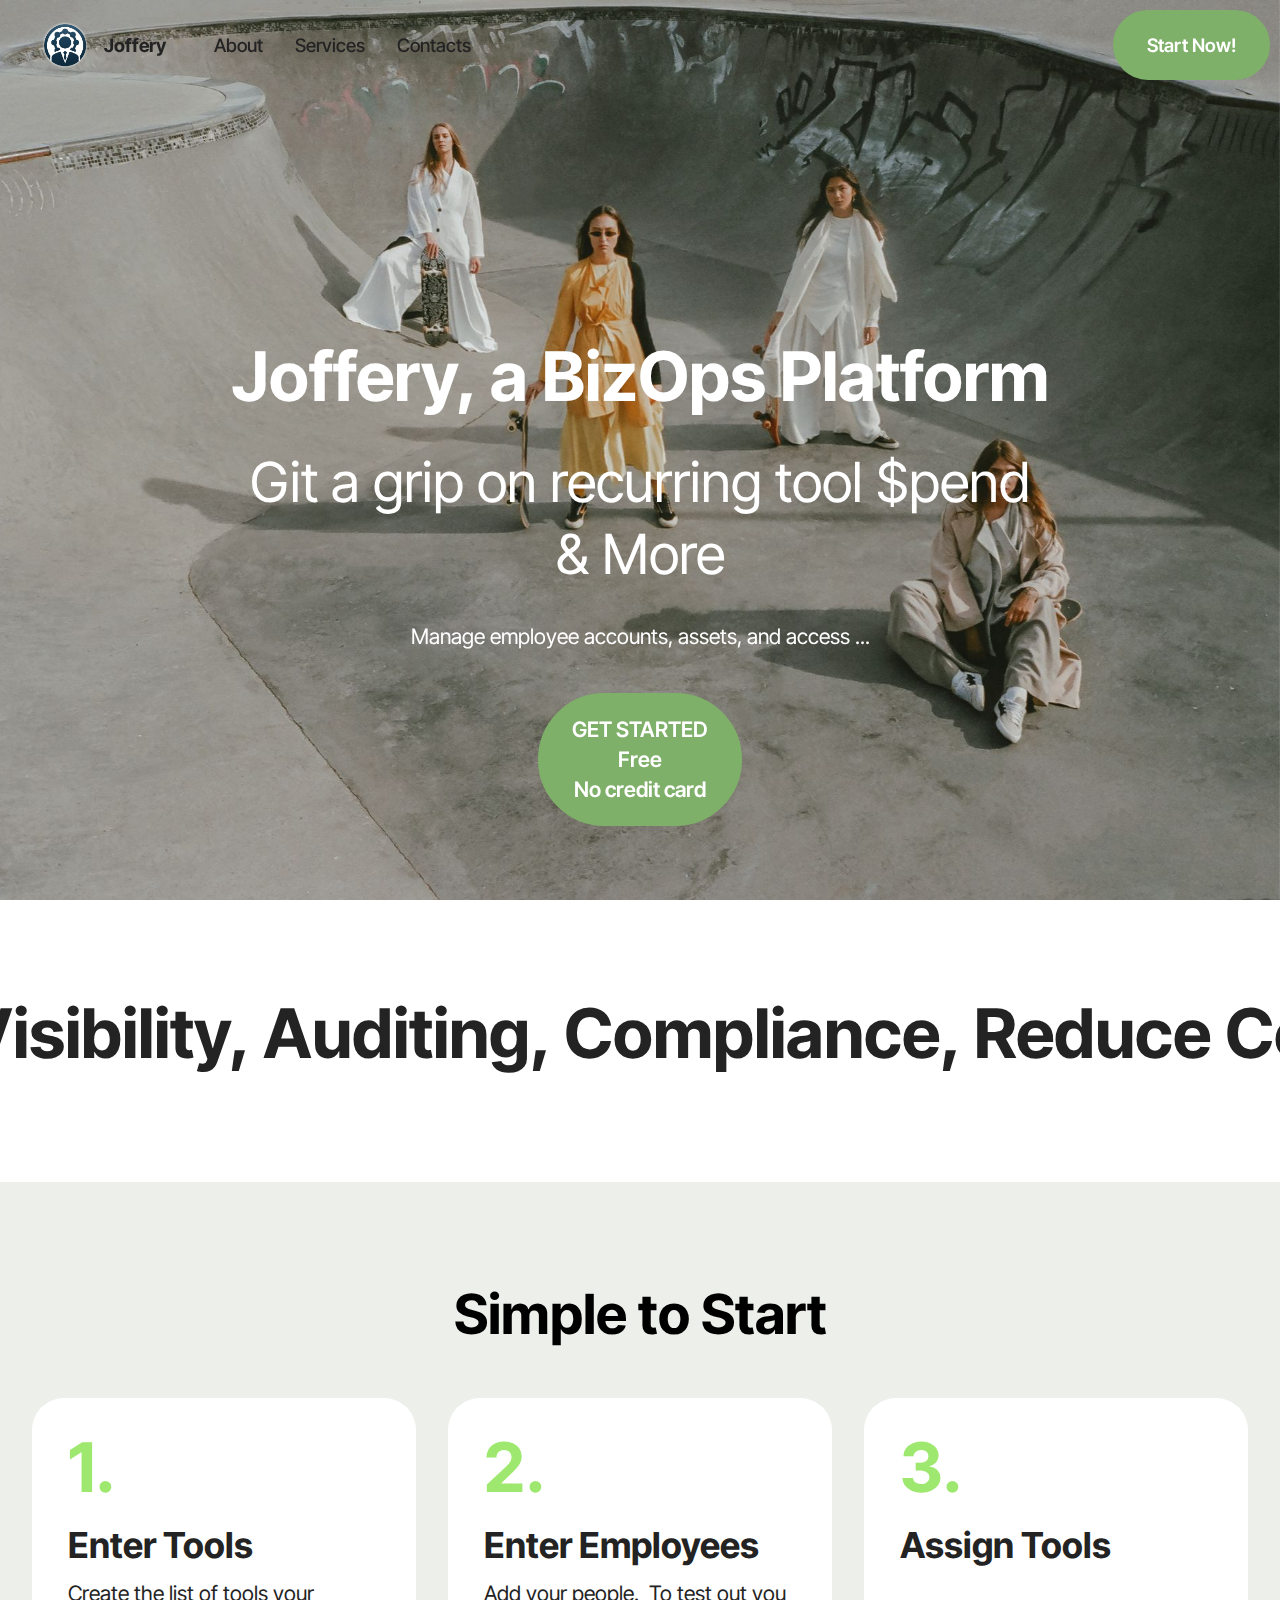
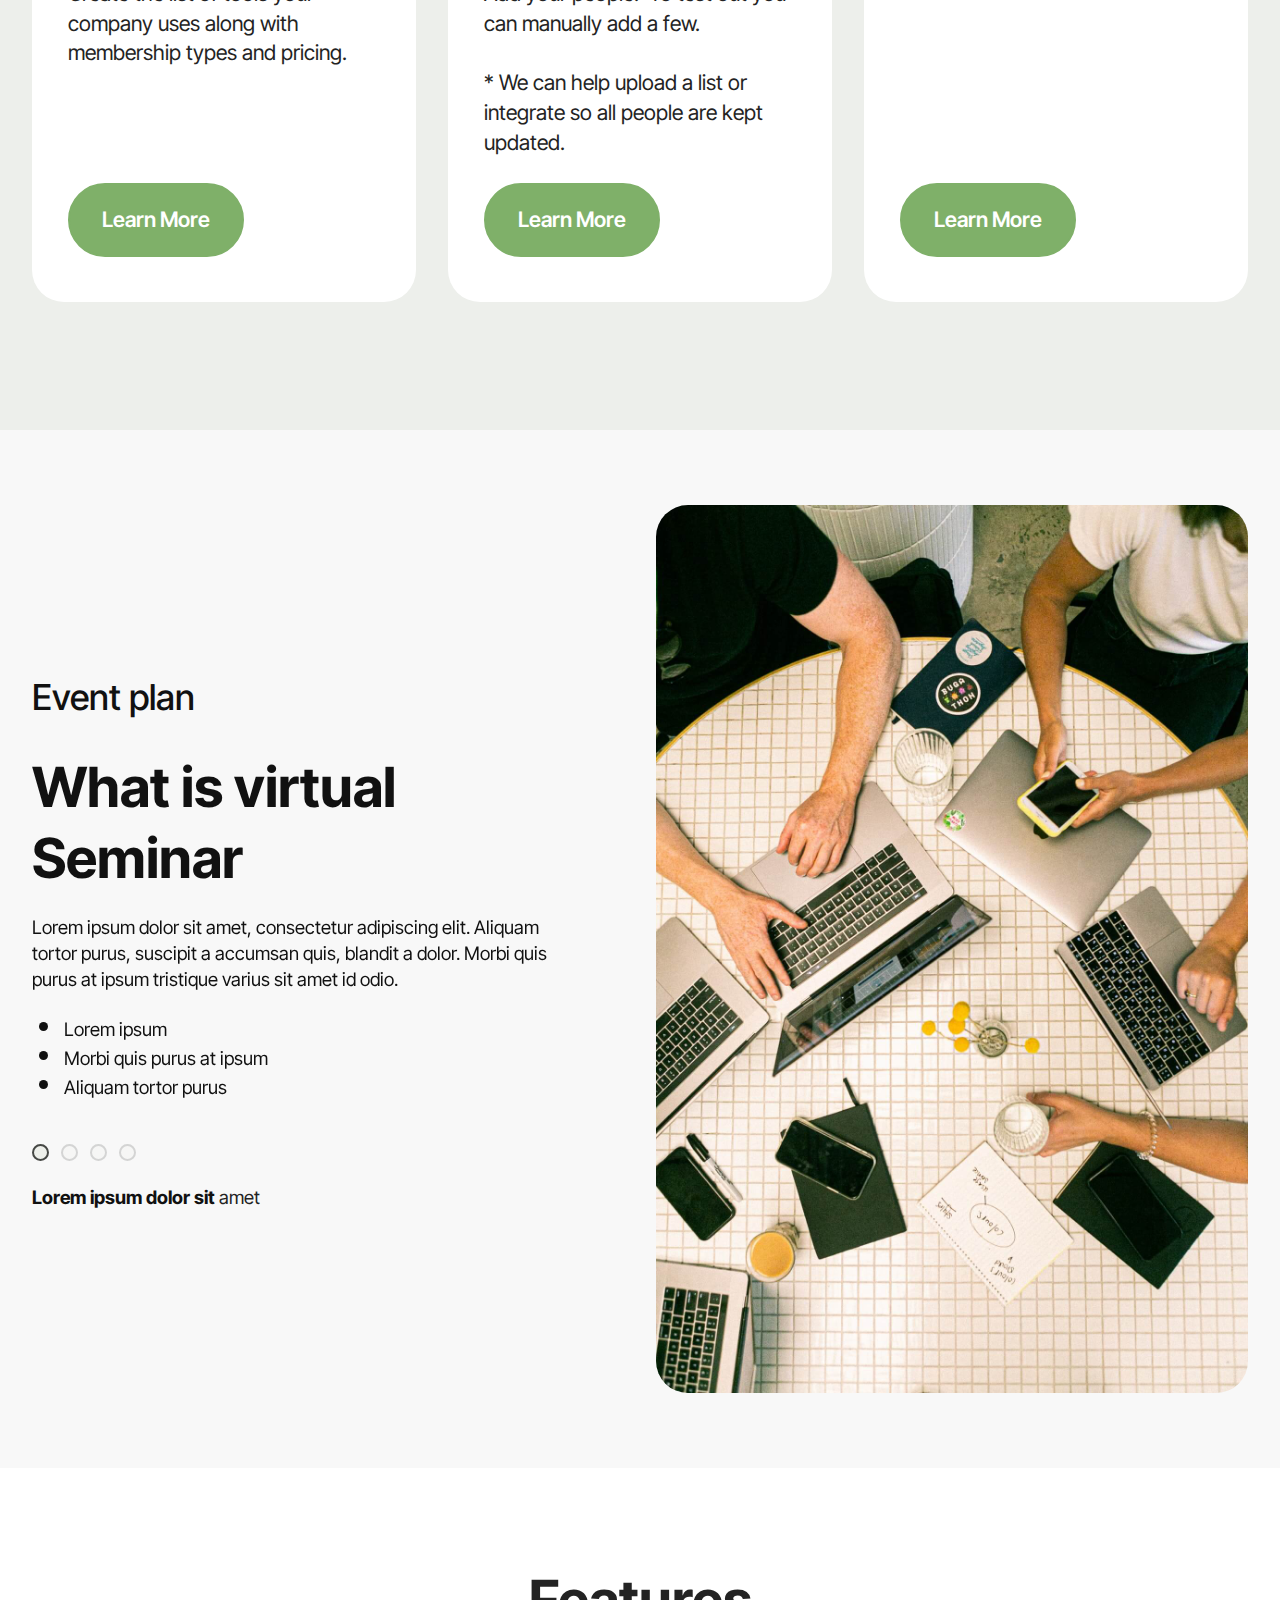
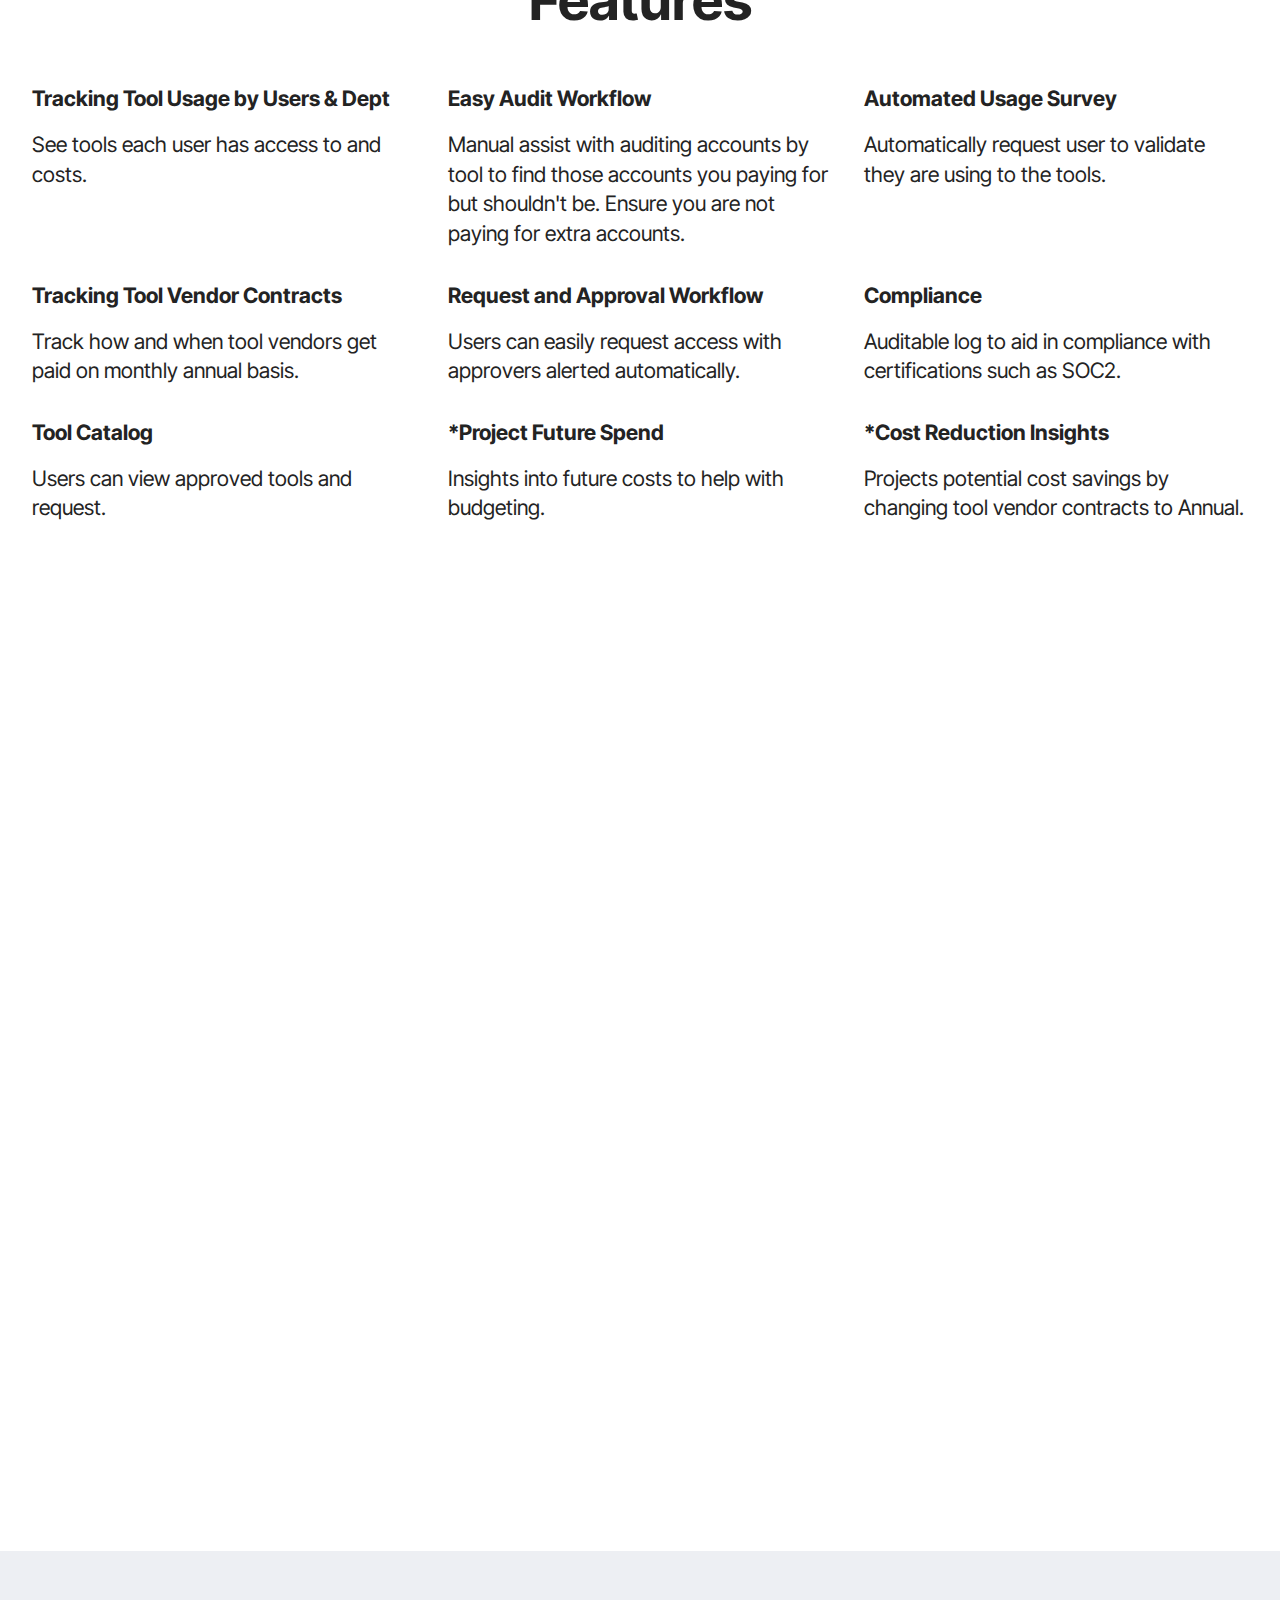
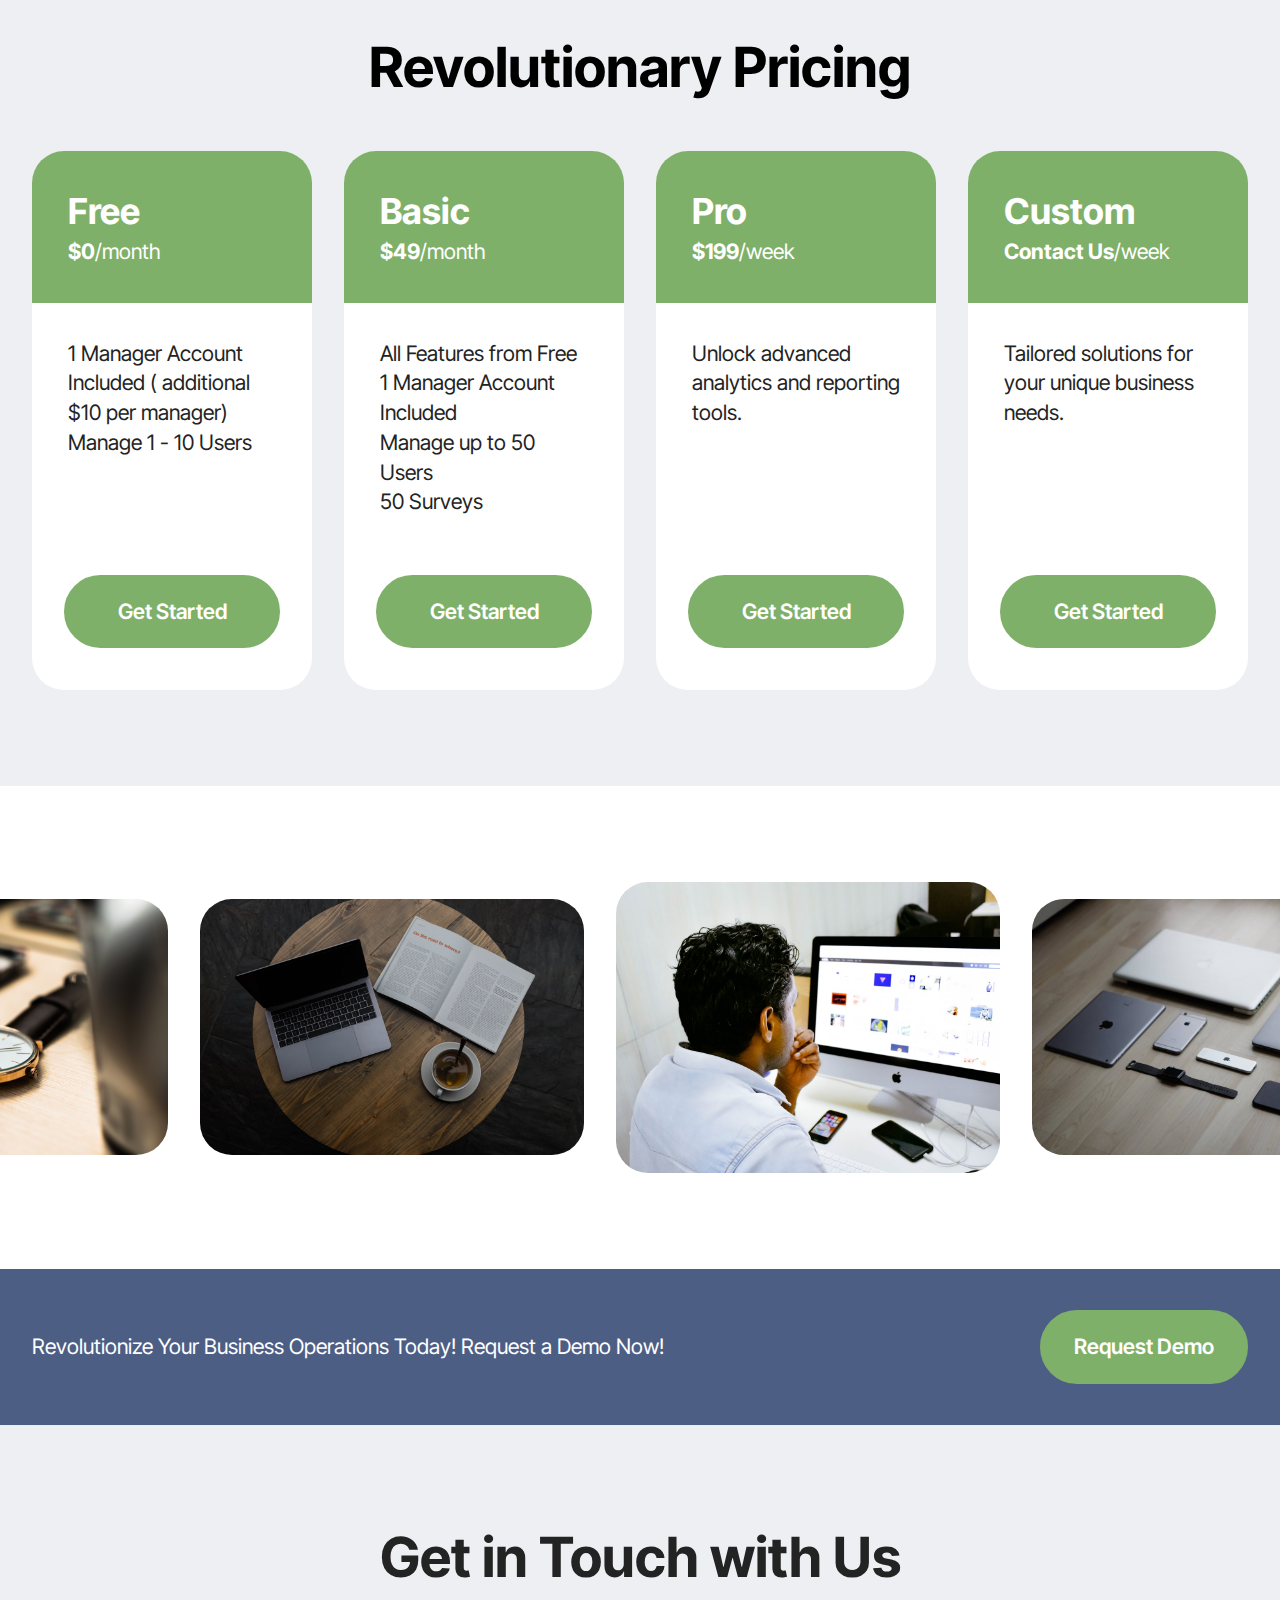
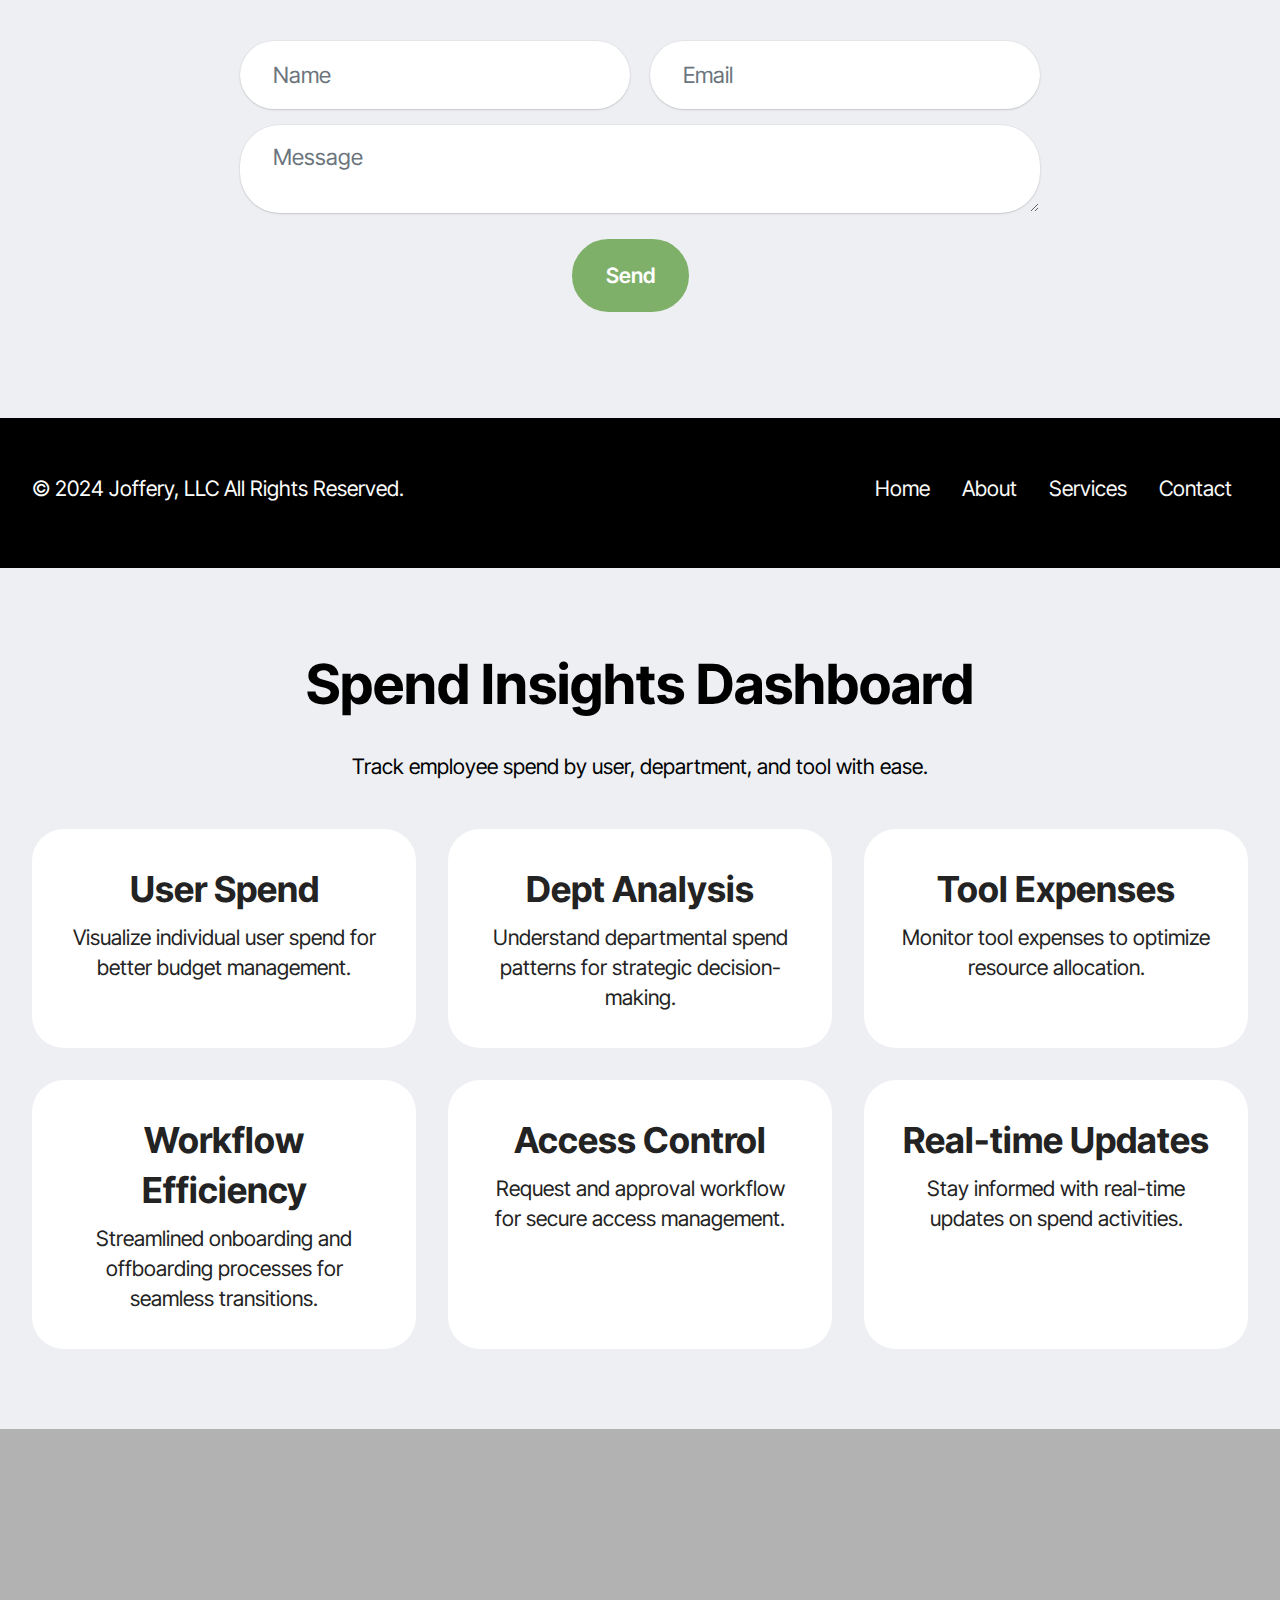
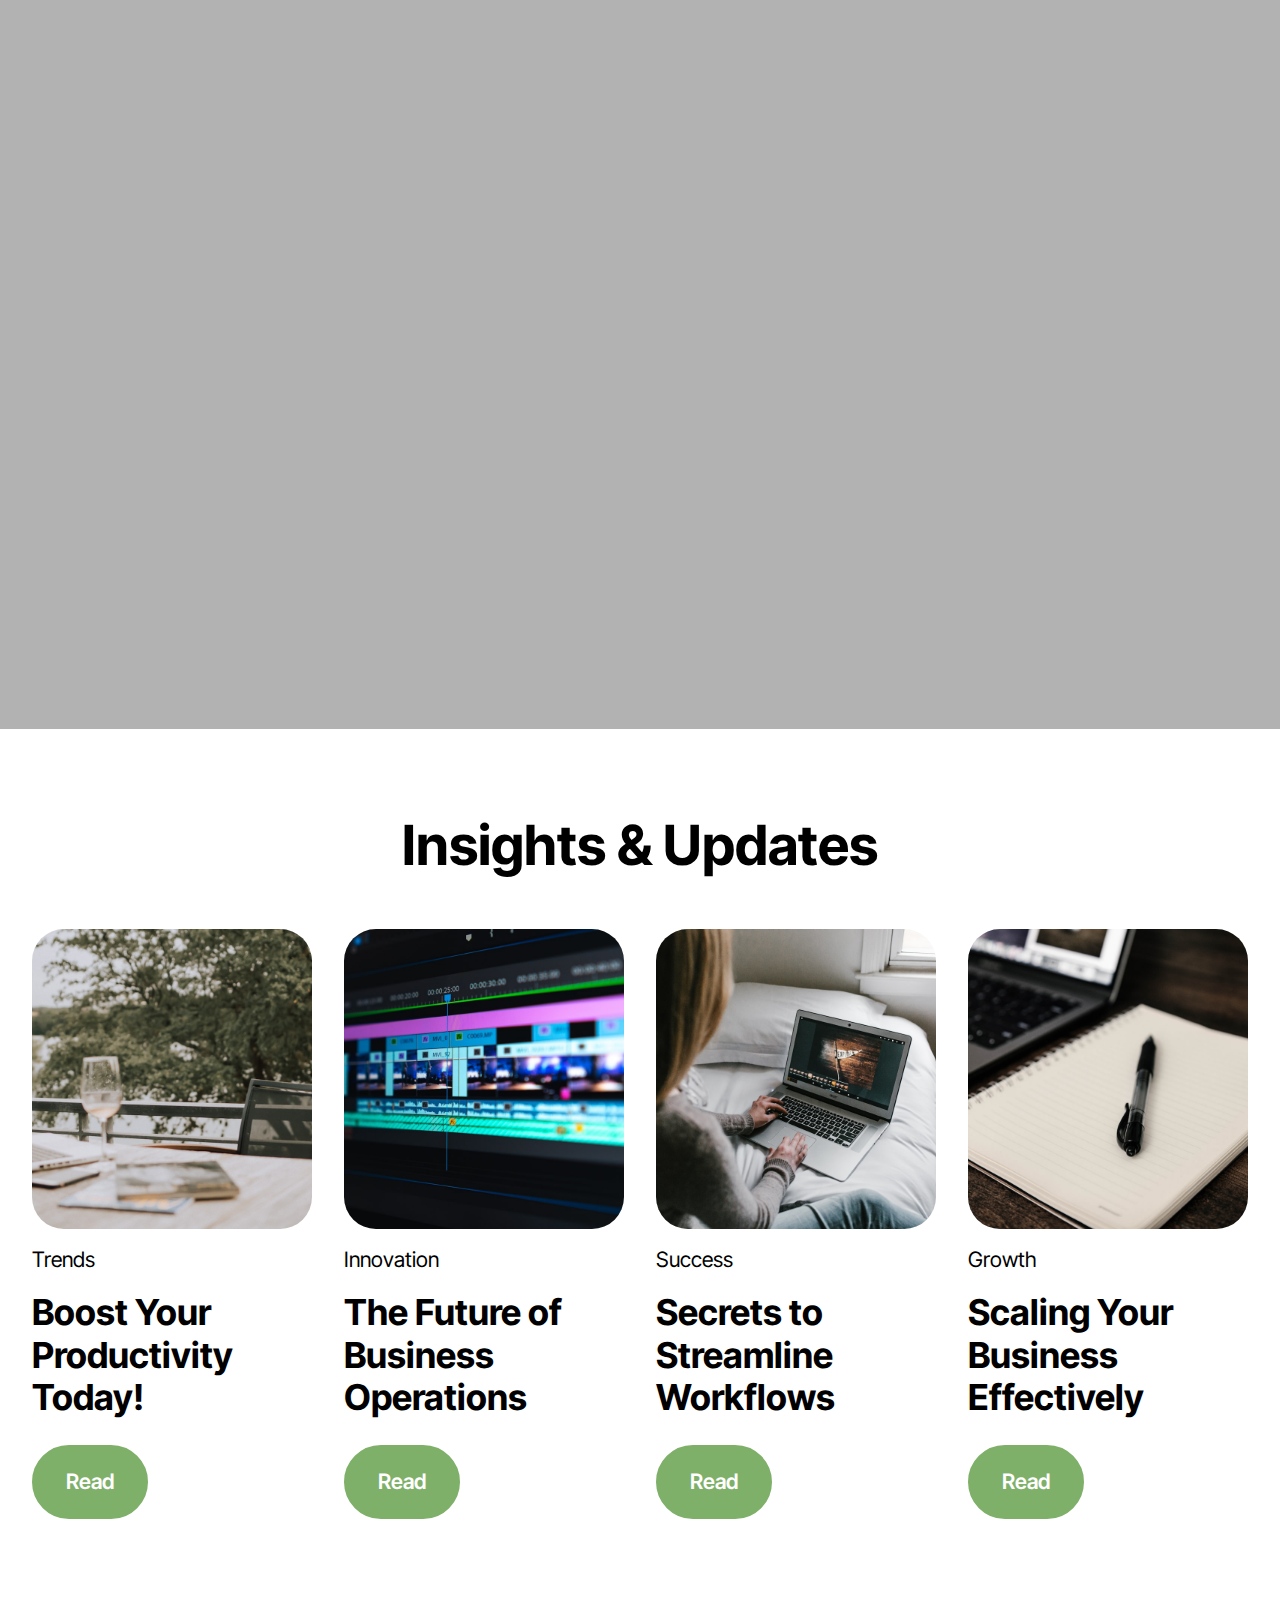
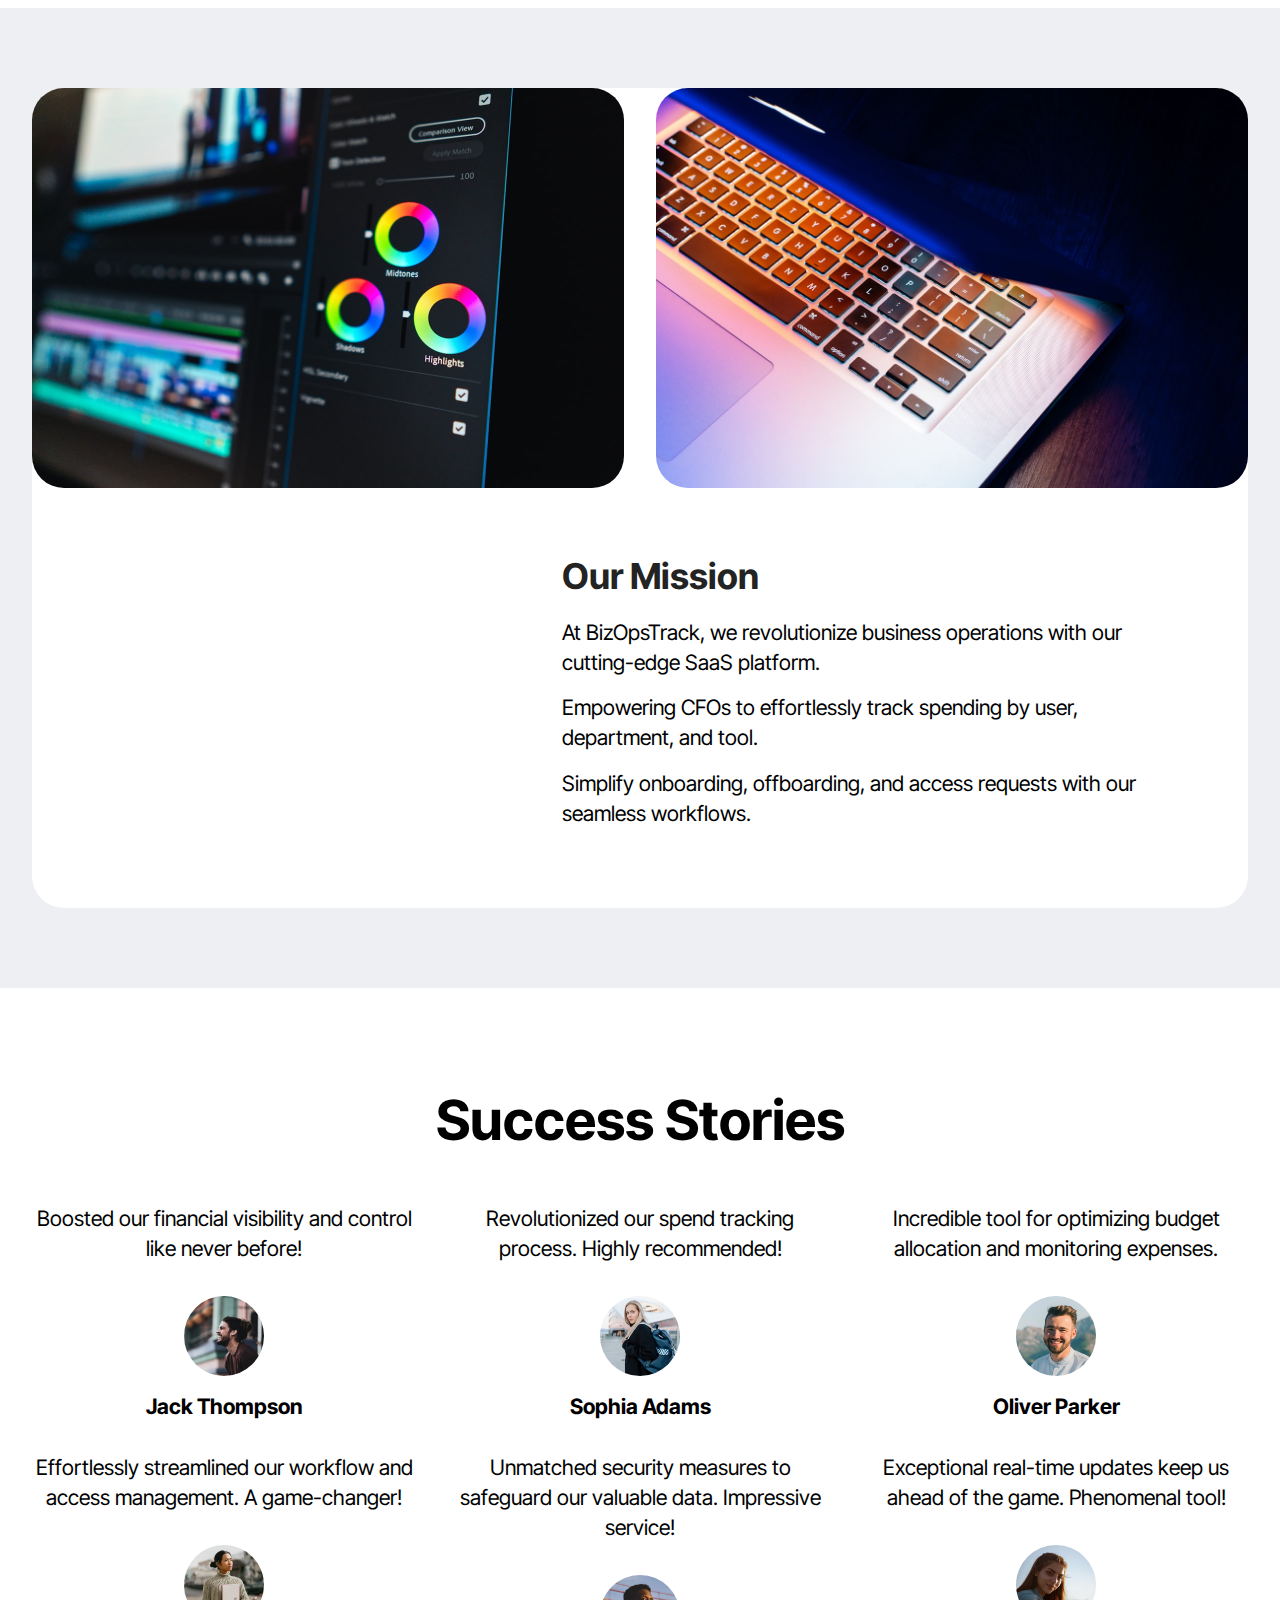
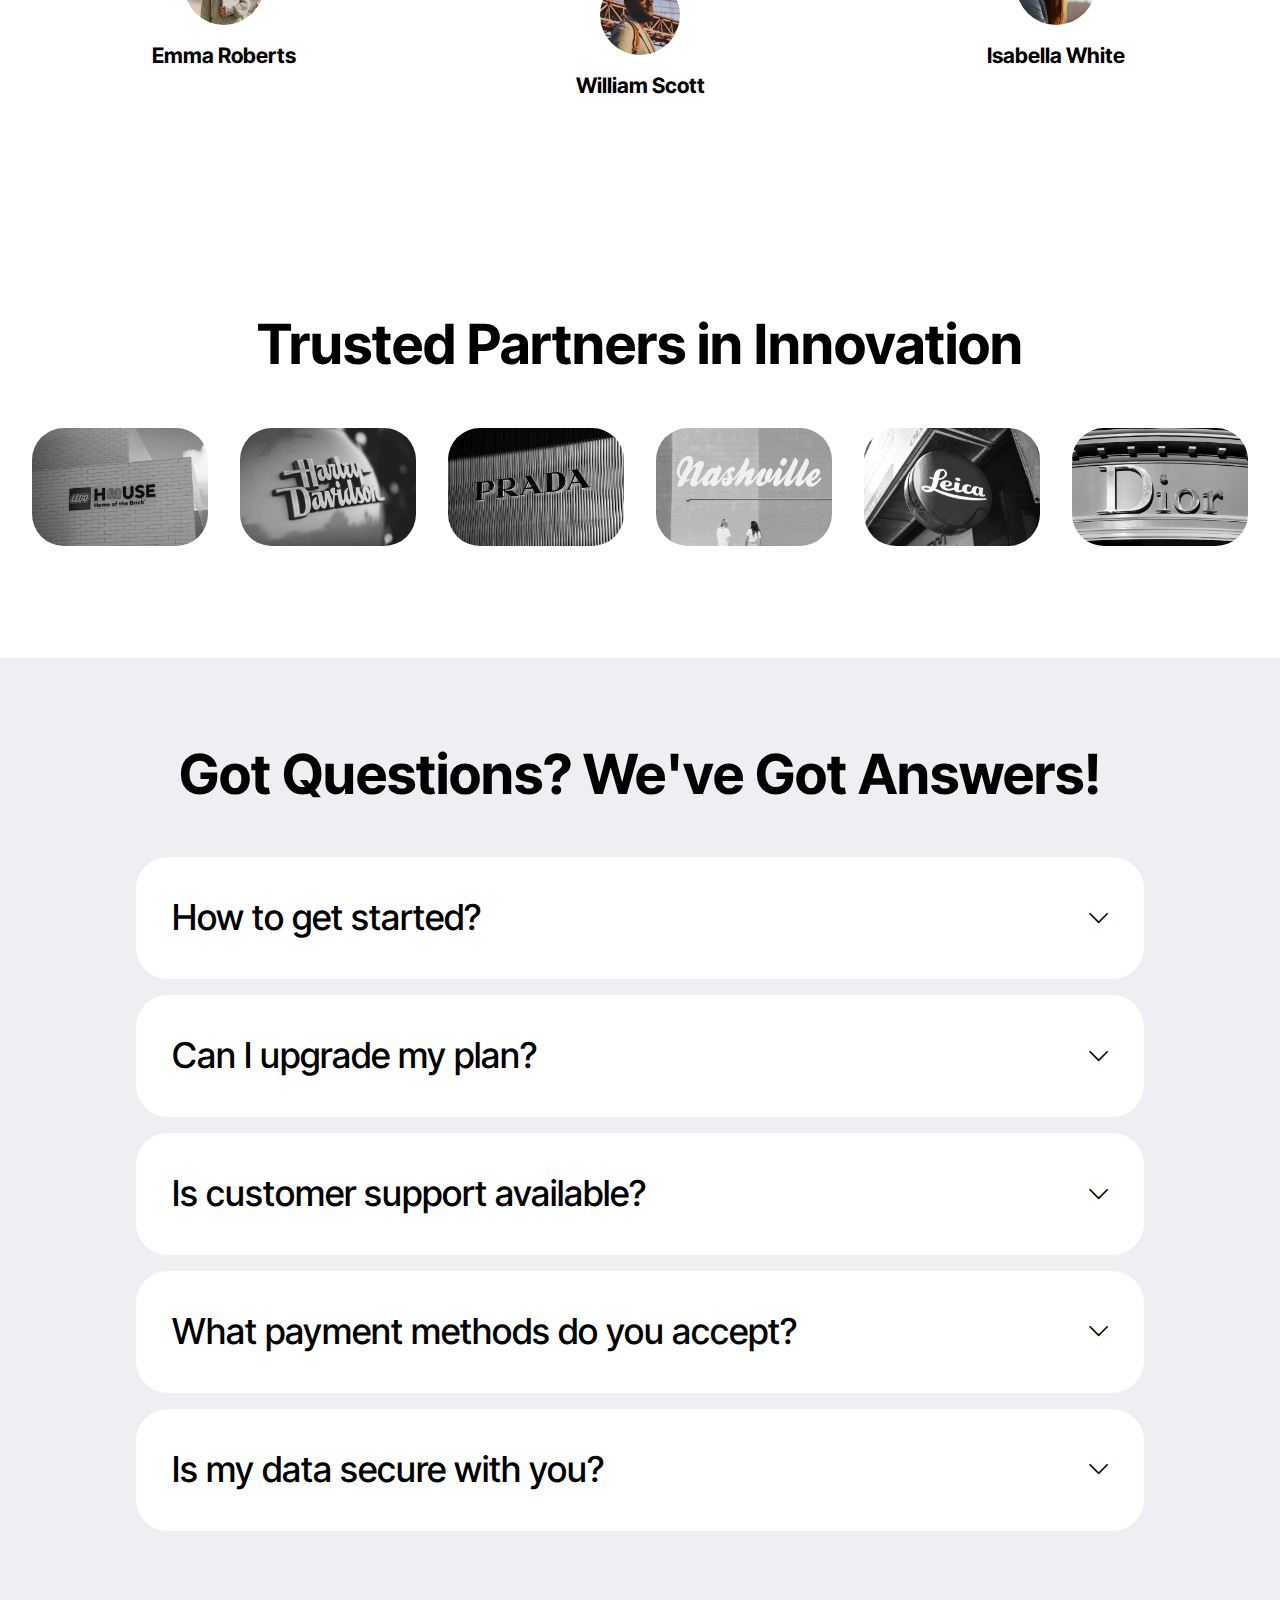
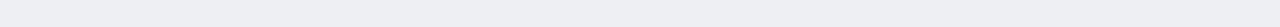
<file: src/index.html>
<!DOCTYPE html>
<html  >
<head>
  <!-- Site made with Mobirise Website Builder v5.9.17, https://mobirise.com -->
  <meta charset="UTF-8">
  <meta http-equiv="X-UA-Compatible" content="IE=edge">
  <meta name="generator" content="Mobirise v5.9.17, mobirise.com">
  <meta name="viewport" content="width=device-width, initial-scale=1, minimum-scale=1">
  <link rel="shortcut icon" href="assets/images/dalle-2024-03-20-15.28.56-a-standalone-icon-for-joffery-a-bizops-platform-that-symbolizes-business-operations.-the-icon-should-be-simple-and-abstract-suitable-for-use-acros2.webp" type="image/x-icon">
  <meta name="description" content="Simplify business operations with our powerful tool for tracking employee resources, managing workflows, and gaining access approvals.">
  
  
  <title>Joffery - Business Operations Platform</title>
  <link rel="stylesheet" href="assets/web/assets/mobirise-icons2/mobirise2.css">
  <link rel="stylesheet" href="assets/bootstrap/css/bootstrap.min.css">
  <link rel="stylesheet" href="assets/bootstrap/css/bootstrap-grid.min.css">
  <link rel="stylesheet" href="assets/bootstrap/css/bootstrap-reboot.min.css">
  <link rel="stylesheet" href="assets/parallax/jarallax.css">
  <link rel="stylesheet" href="assets/dropdown/css/style.css">
  <link rel="stylesheet" href="assets/theme/css/style.css">
  <link rel="preload" href="https://fonts.googleapis.com/css2?family=Inter+Tight:wght@400;700&display=swap&display=swap" as="style" onload="this.onload=null;this.rel='stylesheet'">
  <noscript><link rel="stylesheet" href="https://fonts.googleapis.com/css2?family=Inter+Tight:wght@400;700&display=swap&display=swap"></noscript>
  <link rel="preload" as="style" href="assets/mobirise/css/mbr-additional.css?v=DovWfi"><link rel="stylesheet" href="assets/mobirise/css/mbr-additional.css?v=DovWfi" type="text/css">

  
  
  

</head>
<body>
  
  <section data-bs-version="5.1" class="menu menu6 cid-u7oiiQqboV" once="menu" id="menu06-3">
	

	<nav class="navbar navbar-dropdown opacityScroll navbar-fixed-top navbar-expand-lg">
		<div class="container">
			<div class="navbar-brand">
				<span class="navbar-logo">
					<a href="https://joffery.com">
						<img src="assets/images/dalle-2024-03-20-15.28.56-a-standalone-icon-for-joffery-a-bizops-platform-that-symbolizes-business-operations.-the-icon-should-be-simple-and-abstract-suitable-for-use-acros2.webp" alt="Joffery" style="height: 2.9rem;">
					</a>
				</span>
				<span class="navbar-caption-wrap"><a class="navbar-caption text-black display-4" href="https://mobiri.se">Joffery</a></span>
			</div>
			<button class="navbar-toggler" type="button" data-toggle="collapse" data-bs-toggle="collapse" data-target="#navbarSupportedContent" data-bs-target="#navbarSupportedContent" aria-controls="navbarNavAltMarkup" aria-expanded="false" aria-label="Toggle navigation">
				<div class="hamburger">
					<span></span>
					<span></span>
					<span></span>
					<span></span>
				</div>
			</button>
			<div class="collapse navbar-collapse opacityScroll" id="navbarSupportedContent">
				<ul class="navbar-nav nav-dropdown" data-app-modern-menu="true"><li class="nav-item">
						<a class="nav-link link text-black display-4" href="https://mobiri.se">About</a>
					</li>
					<li class="nav-item">
						<a class="nav-link link text-black display-4" href="https://mobiri.se" aria-expanded="false">Services</a>
					</li>
					<li class="nav-item">
						<a class="nav-link link text-black display-4" href="https://mobiri.se">Contacts</a>
					</li></ul>
				
				<div class="navbar-buttons mbr-section-btn">
					<a class="btn btn-primary display-4" href="https://mobiri.se"> Start Now!</a>
				</div>
			</div>
		</div>
	</nav>
</section>

<section data-bs-version="5.1" class="header16 cid-u77AbglFqi mbr-fullscreen mbr-parallax-background" id="header17-0">
  
  
  <div class="container-fluid">
    <div class="row">
      <div class="content-wrap col-12 col-md-12">
        <h1 class="mbr-section-title mbr-fonts-style mbr-white mb-4 display-1"><strong>Joffery, a BizOps Platform</strong></h1>
        <h2 class="mbr-section-subtitle mbr-fonts-style mbr-white mb-4 display-2">Git a grip on recurring tool $pend <br>&amp; More</h2>
        <p class="mbr-fonts-style mbr-text mbr-white mb-4 display-7">Manage employee accounts, assets, and access ...</p>
        <div class="mbr-section-btn"><a class="btn btn-primary display-7" href="https://mobiri.se">GET STARTED<br>Free<br>No credit card<br></a></div>
      </div>
    </div>
  </div>
</section>

<section data-bs-version="5.1" class="gallery10 cid-u77b7h68Ax" id="features-69-u77b7h68Ax">
  


  <div class="container-fluid">

      <div class="loop-container">
        <div class="item display-1" data-linewords="Visibility, Auditing, Compliance, Reduce Costs  * " data-direction="-1" data-speed="0.05">☁️ Best offers ☁️ Free delivery ☁️ Perfect design ☁️ Comfort ☁️ Support 24/7 ☁️ Vibes</div>

        <div class="item display-1" data-linewords="Visibility, Auditing, Compliance, Reduce Costs  * " data-direction="-1" data-speed="0.05">☁️ Best offers ☁️ Free delivery ☁️ Perfect design ☁️ Comfort ☁️ Support 24/7 ☁️ Vibes</div>
      </div>
    
  </div>
</section>

<section data-bs-version="5.1" class="numbers01 cid-u7B6TBPcHY" id="numbers01-a">
	
	
	<div class="container">
		<div class="row justify-content-center">
			<div class="col-12 content-head">
				<div class="mbr-section-head mb-5">
					<h4 class="mbr-section-title mbr-fonts-style align-center mb-0 display-2">
						<strong>Simple to Start</strong></h4>
					
					
				</div>
			</div>
		</div>
		<div class="row">
			<div class="item features-without-image col-12 col-md-6 col-lg-4 active">
				<div class="item-wrapper">
					<div class="item-content">
						<h5 class="mbr-card-title mbr-fonts-style mt-0 mb-3 mbr-number display-1"><strong>1.</strong>
						</h5>
						<h4 class="card-title mbr-fonts-style display-5">
							<strong>Enter Tools</strong></h4>
						<p class="card-text mbr-fonts-style mt-0 mb-3 display-7">Create the list of tools your company uses along with membership types and pricing.</p>
						<div class="mbr-section-btn item-footer">
							<a href="" class="btn item-btn btn-primary display-7">Learn More</a>
						</div>
					</div>

				</div>
			</div>
			<div class="item features-without-image col-12 col-md-6 col-lg-4">
				<div class="item-wrapper">
					<div class="item-content">
						<h5 class="mbr-card-title mbr-fonts-style mt-0 mb-3 mbr-number display-1"><strong>2.</strong>
						</h5>
						<h4 class="card-title mbr-fonts-style display-5">
							<strong>Enter Employees</strong></h4>
						<p class="card-text mbr-fonts-style mt-0 mb-3 display-7">
							Add your people.&nbsp; To test out you can manually add a few.&nbsp;&nbsp;<br><br>* We can help upload a list or&nbsp; integrate so all people are kept updated.</p>
						<div class="mbr-section-btn item-footer">
							<a href="" class="btn item-btn btn-primary display-7">Learn More</a>
						</div>
					</div>

				</div>
			</div>
			<div class="item features-without-image col-12 col-md-6 col-lg-4">
				<div class="item-wrapper">
					<div class="item-content">
						<h5 class="mbr-card-title mbr-fonts-style mt-0 mb-3 mbr-number display-1"><strong>3.</strong>
						</h5>
						<h4 class="card-title mbr-fonts-style display-5">
							<strong>Assign Tools</strong></h4>
						<p class="card-text mbr-fonts-style mt-0 mb-3 display-7"></p>
						<div class="mbr-section-btn item-footer">
							<a href="" class="btn item-btn btn-primary display-7">Learn More</a>
						</div>
					</div>
				</div>
			</div>
		</div>
	</div>
</section>

<section data-bs-version="5.1" class="header003 testimonials-slider cid-u7onRtlUaz" data-interval="false" data-bs-interval="false" id="header003-4">
    
    
    <div class="container">
        <div class="row">
            <div class="col-lg-6 m-auto">
                <div class="content-wrapper align-left">
                    <h3 class="mbr-section-subtitle mbr-semibold mbr-black pb-3 mbr-fonts-style mb-1 display-5">Event
                        plan</h3>
                    <div class="carousel slide slides pt-2" role="listbox" data-pause="true" data-keyboard="false" data-ride="carousel" data-bs-ride="carousel" data-interval="5000" data-bs-interval="5000">
                        <ol class="carousel-indicators align-left">
                            <li data-slide-to="0" data-bs-slide-to="0" class="active"></li>
                            <li data-slide-to="1" data-bs-slide-to="1"></li>
                            <li data-slide-to="2" data-bs-slide-to="2"></li>
                            <li data-slide-to="3" data-bs-slide-to="3"></li>
                            
                            
                            
                            
                            
                            
                        </ol>
                        <div class="carousel-inner">
                            
                            
                            
                        <div class="carousel-item">
                                <div class="align-left pb-5">
                                    <h1 class="mbr-section-title mbr-bold mbr-black mbr-fonts-style display-2 pb-3 mb-1">What is virtual Seminar</h1>
                                    <p class="mbr-text text mbr-black mbr-regular mbr-fonts-style display-4 pb-3 mb-1">Lorem ipsum dolor sit amet,
                                        consectetur adipiscing elit. Aliquam tortor purus, suscipit a accumsan quis,
                                        blandit a dolor.
                                        Morbi quis purus at ipsum tristique varius sit amet id odio.</p>
                                    <ul class="list mbr-black mbr-regular mbr-fonts-style mbr-text mb-3 display-4">
                                        <li>Lorem ipsum</li>
                                        <li>Morbi quis purus at ipsum</li>
                                        <li>Aliquam tortor purus</li>
                                    </ul>
                                </div>
                            </div><div class="carousel-item">
                                <div class="align-left pb-5">
                                    <h1 class="mbr-section-title mbr-bold mbr-black mbr-fonts-style display-2 pb-3 mb-1">Multiple events</h1>
                                    <p class="mbr-text text mbr-black mbr-regular mbr-fonts-style display-4 pb-3 mb-1">Lorem ipsum dolor sit amet,
                                        consectetur adipiscing elit. Aliquam tortor purus, suscipit a accumsan quis,
                                        blandit a dolor.
                                        Morbi quis purus at ipsum tristique varius sit amet id odio.</p>
                                    <ul class="list mbr-black mbr-regular mbr-fonts-style mbr-text mb-3 display-4">
                                        <li>Lorem ipsum</li>
                                        <li>Morbi quis purus at ipsum</li>
                                        <li>Aliquam tortor purus</li>
                                        <li>Lorem ipsum</li>
                                    </ul>
                                </div>
                            </div><div class="carousel-item">
                                <div class="align-left pb-5">
                                    <h1 class="mbr-section-title mbr-bold mbr-black mbr-fonts-style display-2 pb-3 mb-1">Cover Over 5 Topics</h1>
                                    <p class="mbr-text text mbr-black mbr-regular mbr-fonts-style display-4 pb-3 mb-1">Lorem ipsum dolor sit amet,
                                        consectetur adipiscing elit. Aliquam tortor purus, suscipit a accumsan quis,
                                        blandit a dolor.
                                        Morbi quis purus at ipsum tristique varius sit amet id odio.</p>
                                    <ul class="list mbr-black mbr-regular mbr-fonts-style mbr-text mb-3 display-4">
                                        <li>Lorem ipsum</li>
                                        <li>Morbi quis purus at ipsum</li>
                                        <li>Aliquam tortor purus</li>
                                        <li>Suscipit a accumsan quis</li>
                                        <li>Blandit a dolor</li>
                                    </ul>
                                </div>
                            </div><div class="carousel-item">
                                <div class="align-left pb-5">
                                    <h1 class="mbr-section-title mbr-bold mbr-black mbr-fonts-style display-2 pb-3 mb-1">Cover Over 5 Topics</h1>
                                    <p class="mbr-text text mbr-black mbr-regular mbr-fonts-style display-4 pb-3 mb-1">Lorem ipsum dolor sit amet,
                                        consectetur adipiscing elit. Aliquam tortor purus, suscipit a accumsan quis,
                                        blandit a dolor.
                                        Morbi quis purus at ipsum tristique varius sit amet id odio.</p>
                                    <ul class="list mbr-black mbr-regular mbr-fonts-style mbr-text mb-3 display-4">
                                        <li>Lorem ipsum</li>
                                        <li>Morbi quis purus at ipsum</li>
                                        <li>Aliquam tortor purus</li>
                                        <li>Suscipit a accumsan quis</li>
                                        <li>Blandit a dolor</li>
                                    </ul>
                                </div>
                            </div></div>
                    </div>
                    <p class="mbr-text bottom-text mbr-black mbr-bold mbr-fonts-style mt-1 pt-3 display-4">Lorem ipsum dolor
                        sit <a href="#" class="text-black">amet</a></p>
                </div>
            </div>
            <div class="col-lg-6 m-auto img-col">
                <img src="assets/images/09.jpg" alt="Mobirise">
            </div>
        </div>
    </div>
</section>

<section data-bs-version="5.1" class="features033 cid-u77B984dhz" id="features033-2">
	

	
	
	<div class="container">
		<div class="row justify-content-center">
			<div class="col-12 content-head">
				<div class="mbr-section-head mb-5">
					<h4 class="mbr-section-title mbr-fonts-style align-center mb-0 display-2">
						<strong>Features</strong>
					</h4>
					
				</div>
			</div>
		</div>
		<div class="row justify-content-center">
			
			
			<div class="item features-without-image col-12 col-lg-4 active">
				<div class="item-wrapper">
					
					<div class="card-box">
						<h4 class="card-title mbr-fonts-style mb-0 display-7"><strong>Tracking Tool Usage by Users &amp; Dept</strong></h4>
						<h5 class="card-text mbr-fonts-style mt-3 display-7">
							<div>See tools each user has access to and costs.</div>
						</h5>
					</div>
				</div>
			</div><div class="item features-without-image col-12 col-lg-4">
				<div class="item-wrapper">
					
					<div class="card-box">
						<h4 class="card-title mbr-fonts-style mb-0 display-7"><strong>Easy Audit Workflow</strong></h4>
						<h5 class="card-text mbr-fonts-style mt-3 display-7">
							Manual assist with auditing accounts by tool to find those accounts you paying for but shouldn't be. Ensure you are not paying for extra accounts.</h5>
					</div>
				</div>
			</div>
			
			<div class="item features-without-image col-12 col-lg-4">
				<div class="item-wrapper">
					
					<div class="card-box">
						<h4 class="card-title mbr-fonts-style mb-0 display-7">
							<strong>Automated Usage Survey</strong></h4>
						<h5 class="card-text mbr-fonts-style mt-3 display-7">Automatically request user to validate they are using to the tools.</h5>
					</div>
				</div>
			</div><div class="item features-without-image col-12 col-lg-4">
				<div class="item-wrapper">
					
					<div class="card-box">
						<h4 class="card-title mbr-fonts-style mb-0 display-7"><strong>Tracking Tool Vendor Contracts</strong></h4>
						<h5 class="card-text mbr-fonts-style mt-3 display-7">
							Track how and when tool vendors get paid on monthly annual basis.</h5>
					</div>
				</div>
			</div><div class="item features-without-image col-12 col-lg-4">
				<div class="item-wrapper">
					
					<div class="card-box">
						<h4 class="card-title mbr-fonts-style mb-0 display-7"><strong>Request and Approval Workflow</strong></h4>
						<h5 class="card-text mbr-fonts-style mt-3 display-7">
							Users can easily request access with approvers alerted automatically.</h5>
					</div>
				</div>
			</div><div class="item features-without-image col-12 col-lg-4">
				<div class="item-wrapper">
					
					<div class="card-box">
						<h4 class="card-title mbr-fonts-style mb-0 display-7"><strong>Compliance</strong></h4>
						<h5 class="card-text mbr-fonts-style mt-3 display-7">Auditable log to aid in compliance with certifications such as SOC2.</h5>
					</div>
				</div>
			</div>
			

			
			<div class="item features-without-image col-12 col-lg-4">
				<div class="item-wrapper">
					
					<div class="card-box">
						<h4 class="card-title mbr-fonts-style mb-0 display-7">
							<strong>Tool Catalog</strong></h4>
						<h5 class="card-text mbr-fonts-style mt-3 display-7">
						  Users can view approved tools and request.</h5>
					</div>
				</div>
			</div>
			<div class="item features-without-image col-12 col-lg-4">
				<div class="item-wrapper">
					
					<div class="card-box">
						<h4 class="card-title mbr-fonts-style mb-0 display-7"><strong>*Project Future Spend</strong></h4>
						<h5 class="card-text mbr-fonts-style mt-3 display-7">Insights into future costs to help with budgeting.</h5>
					</div>
				</div>
			</div><div class="item features-without-image col-12 col-lg-4">
				<div class="item-wrapper">
					
					<div class="card-box">
						<h4 class="card-title mbr-fonts-style mb-0 display-7"><strong>*Cost Reduction Insights</strong></h4>
						<h5 class="card-text mbr-fonts-style mt-3 display-7">
							Projects potential cost savings by changing tool vendor contracts to Annual.</h5>
					</div>
				</div>
			</div>
		</div>
	</div>
</section>

<section data-bs-version="5.1" class="image02 cid-u77b7h7uFk mbr-fullscreen mbr-parallax-background" id="image-13-u77b7h7uFk">
    
    
    <div class="container">
        <div class="row"></div>
    </div>
</section>

<section data-bs-version="5.1" class="pricing1 cid-u77b7h7Nn2" id="pricing-cards-1-u77b7h7Nn2">
    
    
    <div class="container-fluid">
        <div class="row justify-content-center">
            <div class="col-12 content-head">
                <div class="mbr-section-head mb-5">
                    <h4 class="mbr-section-title mbr-fonts-style align-center mb-0 display-2">
                        <strong>Revolutionary Pricing</strong>
                    </h4>
                    
                </div>
            </div>
        </div>
        <div class="row">
            <div class="item features-without-image col-12 col-md-6 col-lg-3 item-mb active">
                <div class="item-wrapper">
                    <div class="item-head">
                        <h5 class="item-title mbr-fonts-style mb-0 display-5">
                            <strong>Free</strong></h5>
                        <h6 class="item-subtitle mbr-fonts-style mt-0 mb-0 display-7"><strong>$0</strong>/month</h6>
                    </div>
                    <div class="item-content">
                        <p class="mbr-text mbr-fonts-style display-7">1 Manager Account Included ( additional $10 per manager)<br>Manage 1 - 10 Users<br><br></p>
                    </div>
                    <div class="mbr-section-btn item-footer">
                        <a href="" class="btn item-btn btn-primary display-7">Get Started</a>
                    </div>
                </div>
            </div><div class="item features-without-image col-12 col-md-6 col-lg-3 item-mb">
                <div class="item-wrapper">
                    <div class="item-head">
                        <h5 class="item-title mbr-fonts-style mb-0 display-5">
                            <strong>Basic</strong>
                        </h5>
                        <h6 class="item-subtitle mbr-fonts-style mt-0 mb-0 display-7">
                            <strong>$49</strong>/month</h6>
                    </div>
                    <div class="item-content">
                        <p class="mbr-text mbr-fonts-style display-7">All Features from Free<br>1 Manager Account Included<br>Manage up to 50 Users<br>50 Surveys</p>
                    </div>
                    <div class="mbr-section-btn item-footer">
                        <a href="" class="btn item-btn btn-primary display-7">Get Started</a>
                    </div>
                </div>
            </div>
            <div class="item features-without-image col-12 col-md-6 col-lg-3 item-mb">
                <div class="item-wrapper">
                    <div class="item-head">
                        <h5 class="item-title mbr-fonts-style mb-0 display-5">
                            <strong>Pro</strong>
                        </h5>
                        <h6 class="item-subtitle mbr-fonts-style mt-0 mb-0 display-7">
                            <strong>$199</strong>/week
                        </h6>
                    </div>
                    <div class="item-content">
                        <p class="mbr-text mbr-fonts-style display-7">Unlock advanced analytics and reporting tools.</p>
                    </div>
                    <div class="mbr-section-btn item-footer">
                        <a href="" class="btn item-btn btn-primary display-7">Get Started</a>
                    </div>
                </div>
            </div>

            

            <div class="item features-without-image col-12 col-md-6 col-lg-3 item-mb">
                <div class="item-wrapper">
                    <div class="item-head">
                        <h5 class="item-title mbr-fonts-style mb-0 display-5">
                            <strong>Custom</strong>
                        </h5>
                        <h6 class="item-subtitle mbr-fonts-style mt-0 mb-0 display-7">
                            <strong>Contact Us</strong>/week
                        </h6>
                    </div>
                    <div class="item-content">
                        <p class="mbr-text mbr-fonts-style display-7">Tailored solutions for your unique business needs.</p>
                    </div>
                    <div class="mbr-section-btn item-footer">
                        <a href="" class="btn item-btn btn-primary display-7">Get Started</a>
                    </div>
                </div>
            </div>
        </div>
    </div>
</section>

<section data-bs-version="5.1" class="gallery07 cid-u77b7h8dKT" id="gallery-14-u77b7h8dKT">
  
  
  <div class="container-fluid gallery-wrapper">
    <div class="row justify-content-center">
      <div class="col-12 content-head">
        
      </div>
    </div>
    <div class="grid-container">
      <div class="grid-container-3 moving-left" style="transform: translate3d(-200px, 0px, 0px);">
        <div class="grid-item">
          <img src="assets/images/photo-1544805728-d8007e0761be.jpeg" alt="Mobirise Website Builder">
        </div>
        <div class="grid-item">
          <img src="assets/images/photo-1518378379207-3418372afea3.jpeg" alt="Mobirise Website Builder">
        </div>
        <div class="grid-item">
          <img src="assets/images/photo-1545112969-bdd91ef544c7.jpeg" alt="Mobirise Website Builder">
        </div>
        <div class="grid-item">
          <img src="assets/images/photo-1660120122148-cd6061b11192.jpeg" alt="Mobirise Website Builder">
        </div>
      </div>
    </div>
  </div>
</section>

<section data-bs-version="5.1" class="features035 cid-u77b7h8WOF" id="call-to-action-11-u77b7h8WOF">
    

    
    
    <div class="container">
        <div class="row">
            <div class="col-12 col-lg-9 active">
                <div class="item-wrapper">
                    <div class="card-box">
                        <h4 class="card-text mbr-fonts-style display-7">Revolutionize Your Business Operations Today! Request a Demo Now!</h4>
                    </div>
                </div>
            </div>
            <div class="col-12 col-lg-3 active">
                <div class="mbr-section-btn">
                    <a class="btn btn-primary display-7" href="https://mobiri.se">Request Demo</a>
                </div>
            </div>
        </div>
    </div>
</section>

<section data-bs-version="5.1" class="form5 cid-u77b7h8ycj" id="contact-form-2-u77b7h8ycj">
    
    
    <div class="container">
        <div class="row justify-content-center">
            <div class="col-12 content-head">
                <div class="mbr-section-head mb-5">
                    <h3 class="mbr-section-title mbr-fonts-style align-center mb-0 display-2">
                        <strong>Get in Touch with Us</strong>
                    </h3>
                    
                </div>
            </div>
        </div>
        <div class="row justify-content-center">
            <div class="col-lg-8 mx-auto mbr-form" data-form-type="formoid">
                <form action="https://mobirise.eu/" method="POST" class="mbr-form form-with-styler" data-form-title="Form Name"><input type="hidden" name="email" data-form-email="true" value="2suljGHzztVUdcA+rRze5YvatoltS9OdfwYEDN4COrOXoGyxGOYOCyWAkogFUmCilSLszjZhca5AEy2aEDCfuI7qTzSzPHIQYuwERQCi/RbEQD6Uaj2vlPDJM9sfKPSB.ttd/q6yTv4Cu7TYm78iSHpY0SR3w2KYJlly24t/axlue5P1kBBEGeU9/1l5uqULM98soNrmJ90/Ebya/2WOaeUoNBNaKtskjWee4qnkaZXBsXMGEN0OEmc3LJ7LFrHZv">
                    <div class="row">
                        <div hidden="hidden" data-form-alert="" class="alert alert-success col-12">Thanks for filling out the form!</div>
                        <div hidden="hidden" data-form-alert-danger="" class="alert alert-danger col-12">
                            Oops...! some problem!
                        </div>
                    </div>
                    <div class="dragArea row">
                        <div class="col-md col-sm-12 form-group mb-3" data-for="name">
                            <input type="text" name="name" placeholder="Name" data-form-field="name" class="form-control" value="" id="name-contact-form-2-u77b7h8ycj">
                        </div>
                        <div class="col-md col-sm-12 form-group mb-3" data-for="email">
                            <input type="email" name="email" placeholder="Email" data-form-field="email" class="form-control" value="" id="email-contact-form-2-u77b7h8ycj">
                        </div>
                        <div class="col-12 form-group mb-3" data-for="textarea">
                            <textarea name="textarea" placeholder="Message" data-form-field="textarea" class="form-control" id="textarea-contact-form-2-u77b7h8ycj"></textarea>
                        </div>
                        <div class="col-lg-12 col-md-12 col-sm-12 align-center mbr-section-btn">
                            <button type="submit" class="btn btn-primary display-7">Send</button>
                        </div>
                    </div>
                </form>
            </div>
        </div>
    </div>
</section>

<section data-bs-version="5.1" class="footer2 cid-u77b7h9HbF" once="footers" id="footer-5-u77b7h9HbF">
    

    
    

    <div class="container">
        <div class="row">
            <div class="col-12 col-lg-6 center mt-2 mb-3">
                <p class="mbr-fonts-style copyright mb-0 display-7">© 2024 Joffery, LLC All Rights Reserved.</p>
            </div>
            <div class="col-12 col-lg-6 center">
                <div class="row-links mt-2 mb-3">
                    <ul class="row-links-soc">
                        
                        
                        
                        
                    <li class="row-links-soc-item mbr-fonts-style display-7">
                            <a href="#" class="text-white">Home</a>
                        </li><li class="row-links-soc-item mbr-fonts-style display-7">
                            <a href="#" class="text-white">About</a>
                        </li><li class="row-links-soc-item mbr-fonts-style display-7">
                            <a href="#" class="text-white">Services</a>
                        </li><li class="row-links-soc-item mbr-fonts-style display-7">
                            <a href="#" class="text-white">Contact</a>
                        </li></ul>
                </div>
            </div>
        </div>
    </div>
</section>

<section data-bs-version="5.1" class="features5 cid-u77b7h60uM" id="features-24-u77b7h60uM">
    

    
    
    <div class="container">
        <div class="row mb-5 justify-content-center">
            <div class="col-12 content-head">
                <h3 class="mbr-section-title mbr-fonts-style align-center mb-0 display-2">
                    <strong>Spend Insights Dashboard</strong>
                </h3>
                <h5 class="mbr-section-subtitle mbr-fonts-style align-center mb-0 mt-4 display-7">Track employee spend by user, department, and tool with ease.</h5>
            </div>
        </div>
        <div class="row">
            <div class="item features-without-image col-12 col-md-6 col-lg-4 item-mb">
                <div class="item-wrapper">
                    <div class="card-box align-left">
                        
                        <h5 class="card-title mbr-fonts-style display-5">
                            <strong>User Spend</strong>
                        </h5>
                        <p class="card-text mbr-fonts-style display-7">Visualize individual user spend for better budget management.</p>
                        
                    </div>
                </div>
            </div>
            <div class="item features-without-image col-12 col-md-6 col-lg-4 item-mb">
                <div class="item-wrapper">
                    <div class="card-box align-left">
                        
                        <h5 class="card-title mbr-fonts-style display-5">
                            <strong>Dept Analysis</strong>
                        </h5>
                        <p class="card-text mbr-fonts-style display-7">Understand departmental spend patterns for strategic decision-making.</p>
                        
                    </div>
                </div>
            </div>
            <div class="item features-without-image col-12 col-md-6 col-lg-4 item-mb">
                <div class="item-wrapper">
                    <div class="card-box align-left">
                        
                        <h5 class="card-title mbr-fonts-style display-5">
                            <strong>Tool Expenses</strong>
                        </h5>
                        <p class="card-text mbr-fonts-style display-7">Monitor tool expenses to optimize resource allocation.</p>
                        
                    </div>
                </div>
            </div>
            <div class="item features-without-image col-12 col-md-6 col-lg-4 item-mb">
                <div class="item-wrapper">
                    <div class="card-box align-left">
                        
                        <h5 class="card-title mbr-fonts-style display-5">
                            <strong>Workflow Efficiency</strong>
                        </h5>
                        <p class="card-text mbr-fonts-style display-7">Streamlined onboarding and offboarding processes for seamless transitions.</p>
                        
                    </div>
                </div>
            </div>
            <div class="item features-without-image col-12 col-md-6 col-lg-4 item-mb">
                <div class="item-wrapper">
                    <div class="card-box align-left">
                        
                        <h5 class="card-title mbr-fonts-style display-5">
                            <strong>Access Control</strong>
                        </h5>
                        <p class="card-text mbr-fonts-style display-7">Request and approval workflow for secure access management.</p>
                        
                    </div>
                </div>
            </div>
            <div class="item features-without-image col-12 col-md-6 col-lg-4 item-mb">
                <div class="item-wrapper">
                    <div class="card-box align-left">
                        
                        <h5 class="card-title mbr-fonts-style display-5">
                            <strong>Real-time Updates</strong>
                        </h5>
                        <p class="card-text mbr-fonts-style display-7">Stay informed with real-time updates on spend activities.</p>
                        
                    </div>
                </div>
            </div>
        </div>
    </div>
</section>

<section data-bs-version="5.1" class="header18 cid-u77b7h6mcl mbr-fullscreen" data-bg-video="https://www.youtube.com/embed/md6YzGX741c?autoplay=1&amp;loop=1&amp;playlist=md6YzGX741c&amp;t=20&amp;mute=1&amp;playsinline=1&amp;controls=0&amp;showinfo=0&amp;autohide=1&amp;allowfullscreen=true&amp;mode=transparent" id="video-5-u77b7h6mcl">
  

  <div class="mbr-overlay" style="opacity: 0.3; background-color: rgb(0, 0, 0);"></div>
  <div class="container-fluid">
    <div class="row">
    </div>
  </div>
</section>

<section data-bs-version="5.1" class="news08 cid-u77b7h7dbL" id="blog-2-u77b7h7dbL">
    
    
    <div class="container-fluid">
        <div class="row justify-content-center mb-5">
            <div class="col-12 content-head">
                <div class="mbr-section-head">
                    <h4 class="mbr-section-title mbr-fonts-style align-center mb-0 display-2">
                        <strong>Insights &amp; Updates</strong>
                    </h4>
                    
                </div>
            </div>
        </div>
        <div class="row">
            <div class="item features-image col-12 col-md-6 col-lg-3 active">
                <div class="item-wrapper">
                    <div class="item-img mb-3">
                        <img src="assets/images/photo-1500058430940-0292a0c1f59e.jpeg" alt="Mobirise Website Builder" title="">
                    </div>
                    <div class="item-content align-left">
                        <h5 class="item-title mbr-fonts-style mt-0 mb-3 display-7">Trends</h5>
                        <h6 class="item-subtitle mbr-fonts-style mb-3 display-5">
                            <strong>Boost Your Productivity Today!</strong>
                        </h6>
                        
                        <div class="mbr-section-btn item-footer">
                            <a href="" class="btn item-btn btn-primary display-7">Read</a>
                        </div>
                    </div>
                </div>
            </div>
            <div class="item features-image col-12 col-md-6 col-lg-3">
                <div class="item-wrapper">
                    <div class="item-img mb-3">
                        <img src="assets/images/photo-1574717024653-61fd2cf4d44d.jpeg" alt="Mobirise Website Builder">
                    </div>
                    <div class="item-content align-left">
                        <h5 class="item-title mbr-fonts-style mb-3 mt-0 display-7">Innovation</h5>
                        <h6 class="item-subtitle mbr-fonts-style mb-3 display-5">
                            <strong>The Future of Business Operations</strong>
                        </h6>
                        
                        <div class="mbr-section-btn item-footer">
                            <a href="" class="btn item-btn btn-primary display-7">Read</a>
                        </div>
                    </div>
                </div>
            </div>
            <div class="item features-image col-12 col-md-6 col-lg-3">
                <div class="item-wrapper">
                    <div class="item-img mb-3">
                        <img src="assets/images/photo-1522198428577-adf2d374b05b.jpeg" alt="Mobirise Website Builder">
                    </div>
                    <div class="item-content align-left">
                        <h5 class="item-title mbr-fonts-style mb-3 mt-0 display-7">Success</h5>
                        <h6 class="item-subtitle mbr-fonts-style mt-0 mb-3 display-5">
                            <strong>Secrets to Streamline Workflows</strong>
                        </h6>
                        
                        <div class="mbr-section-btn item-footer">
                            <a href="" class="btn item-btn btn-primary display-7">Read</a>
                        </div>
                    </div>
                </div>
            </div>
            <div class="item features-image col-12 col-md-6 col-lg-3">
                <div class="item-wrapper">
                    <div class="item-img mb-3">
                        <img src="assets/images/photo-1563660908199-7c13cb872d79.jpeg" alt="Mobirise Website Builder">
                    </div>
                    <div class="item-content align-left">
                        <h5 class="item-title mbr-fonts-style mb-3 mt-0 display-7">Growth</h5>
                        <h6 class="item-subtitle mbr-fonts-style mt-0 mb-3 display-5">
                            <strong>Scaling Your Business Effectively</strong>
                        </h6>
                        
                        <div class="mbr-section-btn item-footer">
                            <a href="" class="btn item-btn btn-primary display-7">Read</a>
                        </div>
                    </div>
                </div>
            </div>

        </div>
    </div>
</section>

<section data-bs-version="5.1" class="article01 cid-u77b7h7vQU" id="about-us-1-u77b7h7vQU">
	

	
	
	<div class="container">
		<div class="row justify-content-center">
			<div class="card col-md-12 col-lg-12">
				<div class="card-wrapper">
					<div class="row">
						<div class="image-wrapper col-12 col-sm-6 justify-content-center">
							<img src="assets/images/photo-1574717024757-c1ec4d86ae82.jpeg" alt="Mobirise Website Builder">
						</div>
						<div class="image-wrapper col-12 col-sm-6 justify-content-center">
							<img src="assets/images/photo-1543145499-8193615267de.jpeg" alt="Mobirise Website Builder">
						</div>
					</div>

					<div class="card-box align-left mb-3 card-content-text">
						<h4 class="card-title mbr-fonts-style mbr-white mb-0 display-5">
							<strong>Our Mission</strong>
						</h4>
						<p class="mbr-text mbr-fonts-style mt-3 mb-0 display-7">At BizOpsTrack, we revolutionize business operations with our cutting-edge SaaS platform.</p>

						<p class="mbr-text mbr-fonts-style mt-3 mb-0 display-7">Empowering CFOs to effortlessly track spending by user, department, and tool.</p>

						<p class="mbr-text mbr-fonts-style mt-3 mb-0 display-7">Simplify onboarding, offboarding, and access requests with our seamless workflows.</p>

						
					</div>
				</div>
			</div>
		</div>
	</div>
</section>

<section data-bs-version="5.1" class="people05 cid-u77b7h747J" id="testimonials-5-u77b7h747J">
	

	
	
	<div class="container">
		<div class="row mb-5 justify-content-center">
			<div class="col-12 mb-0 content-head">
				<h3 class="mbr-section-title mbr-fonts-style align-center mb-0 display-2">
					<strong>Success Stories</strong>
				</h3>
				
			</div>
		</div>
		<div class="row">
			<div class="item features-without-image col-12 col-md-6 col-lg-4 active">
				<div class="item-wrapper">
					<div class="card-box align-left">
						<p class="card-text mbr-fonts-style display-7">Boosted our financial visibility and control like never before!</p>
						<div class="img-wrapper mt-4 mb-3">
							<img src="assets/images/photo-1581803118522-7b72a50f7e9f.jpeg" alt="" data-slide-to="0" data-bs-slide-to="0">
						</div>
						<h5 class="card-title mbr-fonts-style display-7">
							<strong>Jack Thompson</strong>
						</h5>
					</div>
				</div>
			</div>
			<div class="item features-without-image col-12 col-md-6 col-lg-4">
				<div class="item-wrapper">
					<div class="card-box align-left">
						<p class="card-text mbr-fonts-style display-7">Revolutionized our spend tracking process. Highly recommended!</p>
						<div class="img-wrapper mt-4 mb-3">
							<img src="assets/images/photo-1643029950351-6ae7f69186fc.jpeg" data-slide-to="1" data-bs-slide-to="1" alt="">
						</div>
						<h5 class="card-title mbr-fonts-style display-7">
							<strong>Sophia Adams</strong>
						</h5>
					</div>
				</div>
			</div>
			<div class="item features-without-image col-12 col-md-6 col-lg-4">
				<div class="item-wrapper">
					<div class="card-box align-left">
						<p class="card-text mbr-fonts-style display-7">Incredible tool for optimizing budget allocation and monitoring expenses.</p>
						<div class="img-wrapper mt-4 mb-3">
							<img src="assets/images/photo-1591084728795-1149f32d9866.jpeg" data-slide-to="2" data-bs-slide-to="2" alt="">
						</div>
						<h5 class="card-title mbr-fonts-style display-7">
							<strong>Oliver Parker</strong>
						</h5>
					</div>
				</div>
			</div>
			<div class="item features-without-image col-12 col-md-6 col-lg-4">
				<div class="item-wrapper">
					<div class="card-box align-left">
						<p class="card-text mbr-fonts-style display-7">Effortlessly streamlined our workflow and access management. A game-changer!</p>
						<div class="img-wrapper mt-4 mb-3">
							<img src="assets/images/photo-1648747066670-034eab81a631.jpeg" data-slide-to="4" data-bs-slide-to="4" alt="">
						</div>
						<h5 class="card-title mbr-fonts-style display-7">
							<strong>Emma Roberts</strong>
						</h5>
					</div>
				</div>
			</div>
			<div class="item features-without-image col-12 col-md-6 col-lg-4">
				<div class="item-wrapper">
					<div class="card-box align-left">
						<p class="card-text mbr-fonts-style display-7">Unmatched security measures to safeguard our valuable data. Impressive service!</p>
						<div class="img-wrapper mt-4 mb-3">
							<img src="assets/images/photo-1615572359976-1fe39507ed7b.jpeg" data-slide-to="6" data-bs-slide-to="6" alt="">
						</div>
						<h5 class="card-title mbr-fonts-style display-7">
							<strong>William Scott</strong>
						</h5>
					</div>
				</div>
			</div>
			<div class="item features-without-image col-12 col-md-6 col-lg-4">
				<div class="item-wrapper">
					<div class="card-box align-left">
						<p class="card-text mbr-fonts-style display-7">Exceptional real-time updates keep us ahead of the game. Phenomenal tool!</p>
						<div class="img-wrapper mt-4 mb-3">
							<img src="assets/images/photo-1681075401974-907cc62a4373.jpeg" data-slide-to="7" data-bs-slide-to="7" alt="">
						</div>
						<h5 class="card-title mbr-fonts-style display-7">
							<strong>Isabella White</strong>
						</h5>
					</div>
				</div>
			</div>
		</div>
	</div>
</section>

<section data-bs-version="5.1" class="clients04 cid-u77b7h5c5u" id="partners-1-u77b7h5c5u">
    
    
    <div class="container-fluid">
        <div class="row justify-content-center mb-5">
            <div class="col-12 content-head">
                <div class="mbr-section-head">
                    <h4 class="mbr-section-title mbr-fonts-style align-center mb-0 display-2">
                        <strong>Trusted Partners in Innovation</strong>
                    </h4>
                    
                </div>
            </div>
        </div>
        <div class="row">
            <div class="item features-image col-12 col-md-6 col-sm-6 col-lg-2 active">
                <div class="item-wrapper">
                    <div class="">
                        <img src="assets/images/photo-1681415851723-dca11d0ec9a6.jpeg" alt="Mobirise Website Builder" title="" data-slide-to="1" data-bs-slide-to="1">
                    </div>
                    
                </div>
            </div>
            <div class="item features-image col-12 col-md-6 col-sm-6 col-lg-2">
                <div class="item-wrapper">
                    <div class="">
                        <img src="assets/images/photo-1606136968306-ab2868cc1f21.jpeg" alt="Mobirise Website Builder" title="" data-slide-to="2" data-bs-slide-to="2">
                    </div>
                    
                </div>
            </div>
            <div class="item features-image col-12 col-md-6 col-sm-6 col-lg-2">
                <div class="item-wrapper">
                    <div class="">
                        <img src="assets/images/photo-1651853082689-706323a31427.jpeg" alt="Mobirise Website Builder" title="" data-slide-to="3" data-bs-slide-to="3">
                    </div>
                    
                </div>
            </div>
            <div class="item features-image col-12 col-md-6 col-sm-6 col-lg-2">
                <div class="item-wrapper">
                    <div class="">
                        <img src="assets/images/photo-1502828331539-51c709e80300.jpeg" alt="Mobirise Website Builder" title="" data-slide-to="4" data-bs-slide-to="4">
                    </div>
                    
                </div>
            </div>
            <div class="item features-image col-12 col-md-6 col-sm-6 col-lg-2">
                <div class="item-wrapper">
                    <div class="">
                        <img src="assets/images/photo-1579041925709-798d7d0fed1d.jpeg" alt="Mobirise Website Builder" title="" data-slide-to="5" data-bs-slide-to="5">
                    </div>
                    
                </div>
            </div>
            <div class="item features-image col-12 col-md-6 col-sm-6 col-lg-2">
                <div class="item-wrapper">
                    <div class="">
                        <img src="assets/images/photo-1646825461394-ebd1800141d1.jpeg" alt="Mobirise Website Builder" title="" data-slide-to="6" data-bs-slide-to="6">
                    </div>
                    
                </div>
            </div>
        </div>
    </div>
</section>

<section class="mbr-section mbr-section--no-padding" id="custom-html-7" custom-code="true" data-rv-view="77"></section>

<section data-bs-version="5.1" class="list1 cid-u77b7h7s4u" id="faq-1-u77b7h7s4u">
    
    
    <div class="container">
        <div class="row justify-content-center">
            <div class="col-12 col-md-12 col-lg-10 m-auto">
                <div class="content">
                    <div class="row justify-content-center mb-5">
                        <div class="col-12 content-head">
                            <div class="mbr-section-head">
                                <h4 class="mbr-section-title mbr-fonts-style align-center mb-0 display-2">
                                    <strong>Got Questions? We've Got Answers!</strong>
                                </h4>
                                
                            </div>
                        </div>
                    </div>
                    <div id="bootstrap-accordion_17" class="panel-group accordionStyles accordion" role="tablist" aria-multiselectable="true">
                        <div class="card">
                            <div class="card-header" role="tab" id="headingOne">
                                <a role="button" class="panel-title collapsed" data-toggle="collapse" data-bs-toggle="collapse" data-core="" href="#collapse1_17" aria-expanded="false" aria-controls="collapse1">
                                    <h6 class="panel-title-edit mbr-semibold mbr-fonts-style mb-0 display-5">How to get started?</h6>
                                    <span class="sign mbr-iconfont mobi-mbri-arrow-down"></span>
                                </a>
                            </div>
                            <div id="collapse1_17" class="panel-collapse noScroll collapse" role="tabpanel" aria-labelledby="headingOne" data-parent="#accordion" data-bs-parent="#bootstrap-accordion_17">
                                <div class="panel-body">
                                    <p class="mbr-fonts-style panel-text display-7">Simply sign up and explore our intuitive platform.</p>
                                </div>
                            </div>
                        </div>
                        <div class="card">
                            <div class="card-header" role="tab" id="headingOne">
                                <a role="button" class="panel-title collapsed" data-toggle="collapse" data-bs-toggle="collapse" data-core="" href="#collapse2_17" aria-expanded="false" aria-controls="collapse2">
                                    <h6 class="panel-title-edit mbr-semibold mbr-fonts-style mb-0 display-5">Can I upgrade my plan?</h6>
                                    <span class="sign mbr-iconfont mobi-mbri-arrow-down"></span>
                                </a>
                            </div>
                            <div id="collapse2_17" class="panel-collapse noScroll collapse" role="tabpanel" aria-labelledby="headingOne" data-parent="#accordion" data-bs-parent="#bootstrap-accordion_17">
                                <div class="panel-body">
                                    <p class="mbr-fonts-style panel-text display-7">Yes, easily upgrade your plan anytime to unlock more features.</p>
                                </div>
                            </div>
                        </div>
                        <div class="card">
                            <div class="card-header" role="tab" id="headingOne">
                                <a role="button" class="panel-title collapsed" data-toggle="collapse" data-bs-toggle="collapse" data-core="" href="#collapse3_17" aria-expanded="false" aria-controls="collapse3">
                                    <h6 class="panel-title-edit mbr-semibold mbr-fonts-style mb-0 display-5">Is customer support available?</h6>
                                    <span class="sign mbr-iconfont mobi-mbri-arrow-down"></span>
                                </a>
                            </div>
                            <div id="collapse3_17" class="panel-collapse noScroll collapse" role="tabpanel" aria-labelledby="headingOne" data-parent="#accordion" data-bs-parent="#bootstrap-accordion_17">
                                <div class="panel-body">
                                    <p class="mbr-fonts-style panel-text display-7">Our dedicated support team is here 24/7 to assist you.</p>
                                </div>
                            </div>
                        </div>
                        <div class="card">
                            <div class="card-header" role="tab" id="headingOne">
                                <a role="button" class="panel-title collapsed" data-toggle="collapse" data-bs-toggle="collapse" data-core="" href="#collapse4_17" aria-expanded="false" aria-controls="collapse4">
                                    <h6 class="panel-title-edit mbr-semibold mbr-fonts-style mb-0 display-5">What payment methods do you accept?</h6>
                                    <span class="sign mbr-iconfont mobi-mbri-arrow-down"></span>
                                </a>
                            </div>
                            <div id="collapse4_17" class="panel-collapse noScroll collapse" role="tabpanel" aria-labelledby="headingOne" data-parent="#accordion" data-bs-parent="#bootstrap-accordion_17">
                                <div class="panel-body">
                                    <p class="mbr-fonts-style panel-text display-7">We accept all major credit cards and PayPal for convenience.</p>
                                </div>
                            </div>
                        </div>
                        <div class="card">
                            <div class="card-header" role="tab" id="headingOne">
                                <a role="button" class="panel-title collapsed" data-toggle="collapse" data-bs-toggle="collapse" data-core="" href="#collapse5_17" aria-expanded="false" aria-controls="collapse5">
                                    <h6 class="panel-title-edit mbr-semibold mbr-fonts-style mb-0 display-5">Is my data secure with you?</h6>
                                    <span class="sign mbr-iconfont mobi-mbri-arrow-down"></span>
                                </a>
                            </div>
                            <div id="collapse5_17" class="panel-collapse noScroll collapse" role="tabpanel" aria-labelledby="headingOne" data-parent="#accordion" data-bs-parent="#bootstrap-accordion_17">
                                <div class="panel-body">
                                    <p class="mbr-fonts-style panel-text display-7">Rest assured, we prioritize data security and encryption.</p>
                                </div>
                            </div>
                        </div>
                        
                    </div>
                </div>
            </div>
        </div>
    </div>
</section>

<section class="mbr-section mbr-section--no-padding" id="custom-html-6" custom-code="true" data-rv-view="76"></section>

<section class="mbr-section mbr-section--no-padding" id="custom-html-5" custom-code="true" data-rv-view="75"></section>

<section class="mbr-section mbr-section--no-padding" id="custom-html-8" custom-code="true" data-rv-view="78"></section>

<section class="mbr-section mbr-section--no-padding" id="custom-html-9" custom-code="true" data-rv-view="79"></section>


<script src="assets/bootstrap/js/bootstrap.bundle.min.js"></script>
  <script src="assets/parallax/jarallax.js"></script>
  <script src="assets/smoothscroll/smooth-scroll.js"></script>
  <script src="assets/ytplayer/index.js"></script>
  <script src="assets/dropdown/js/navbar-dropdown.js"></script>
  <script src="assets/scrollgallery/scroll-gallery.js"></script>
  <script src="assets/vimeoplayer/player.js"></script>
  <script src="assets/mbr-switch-arrow/mbr-switch-arrow.js"></script>
  <script src="assets/theme/js/script.js"></script>
  <script src="assets/formoid/formoid.min.js"></script>
  
  
  

</body>
</html>
</file>
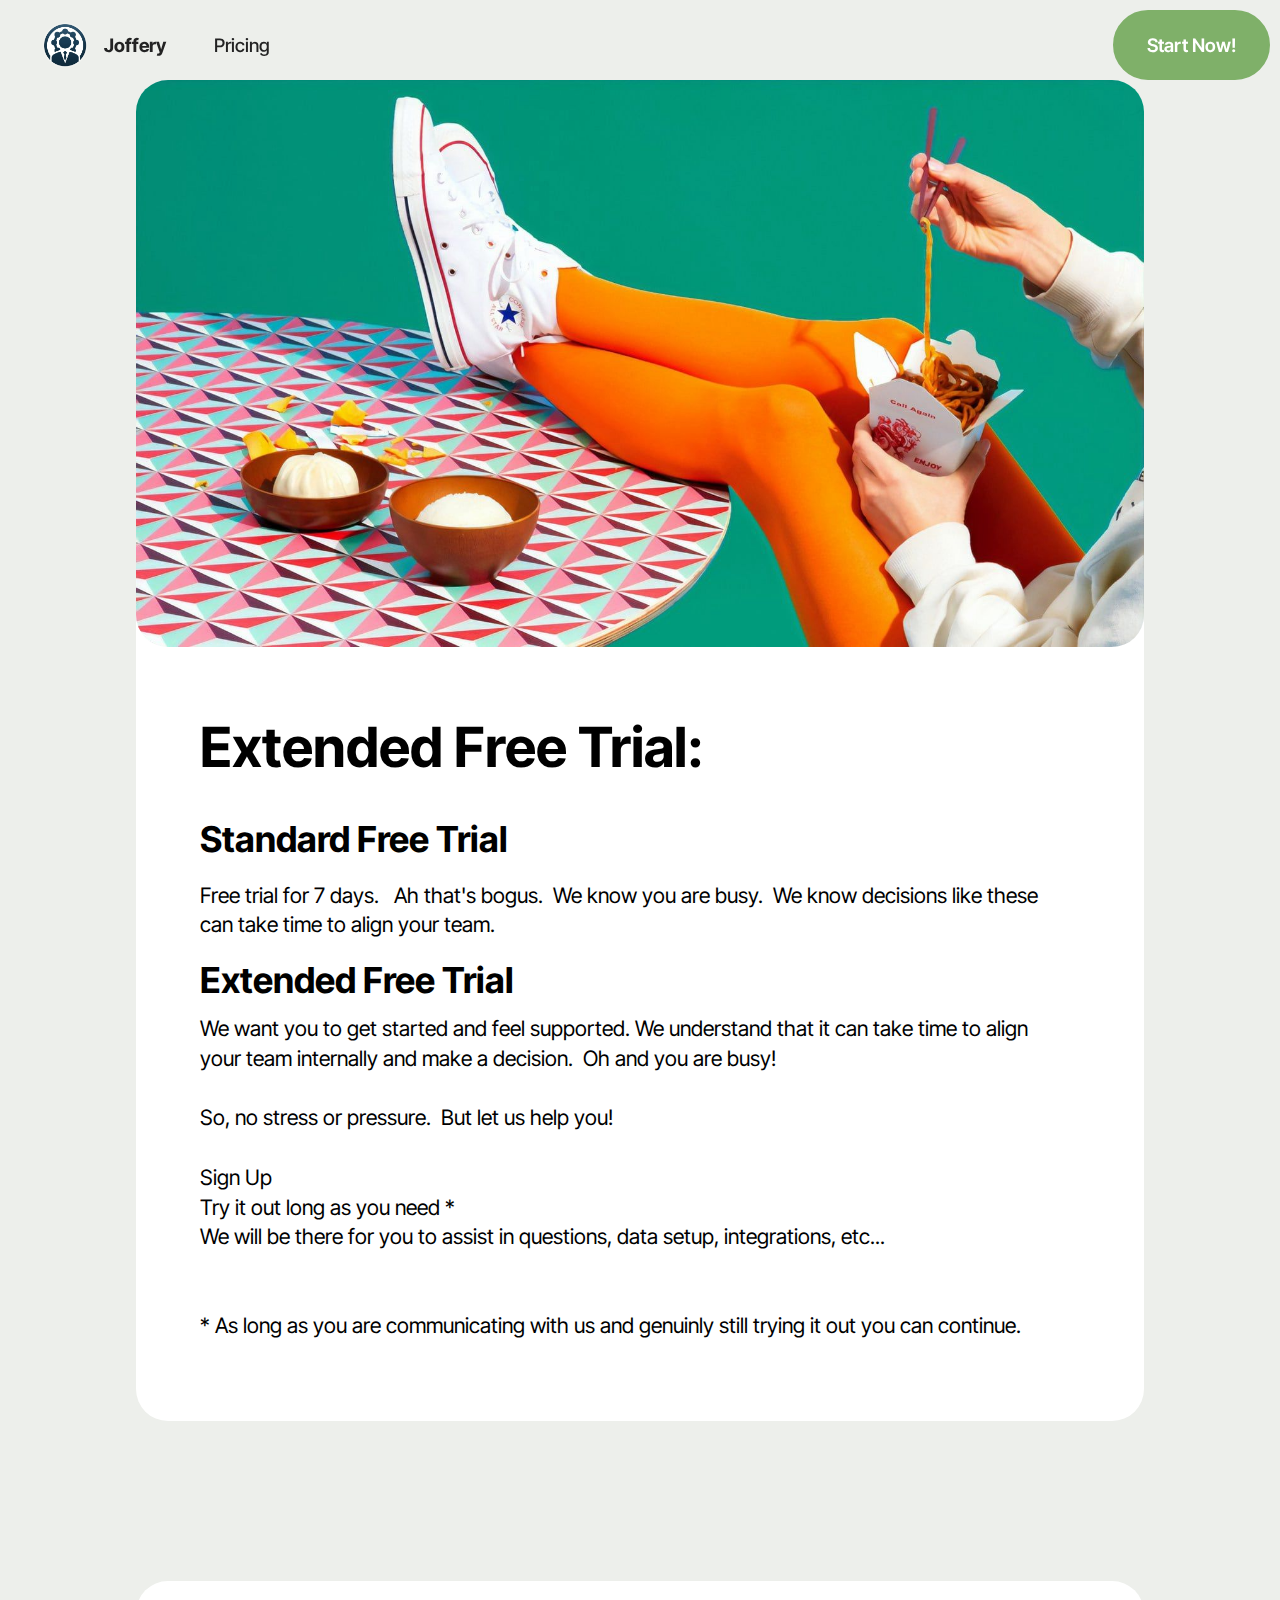
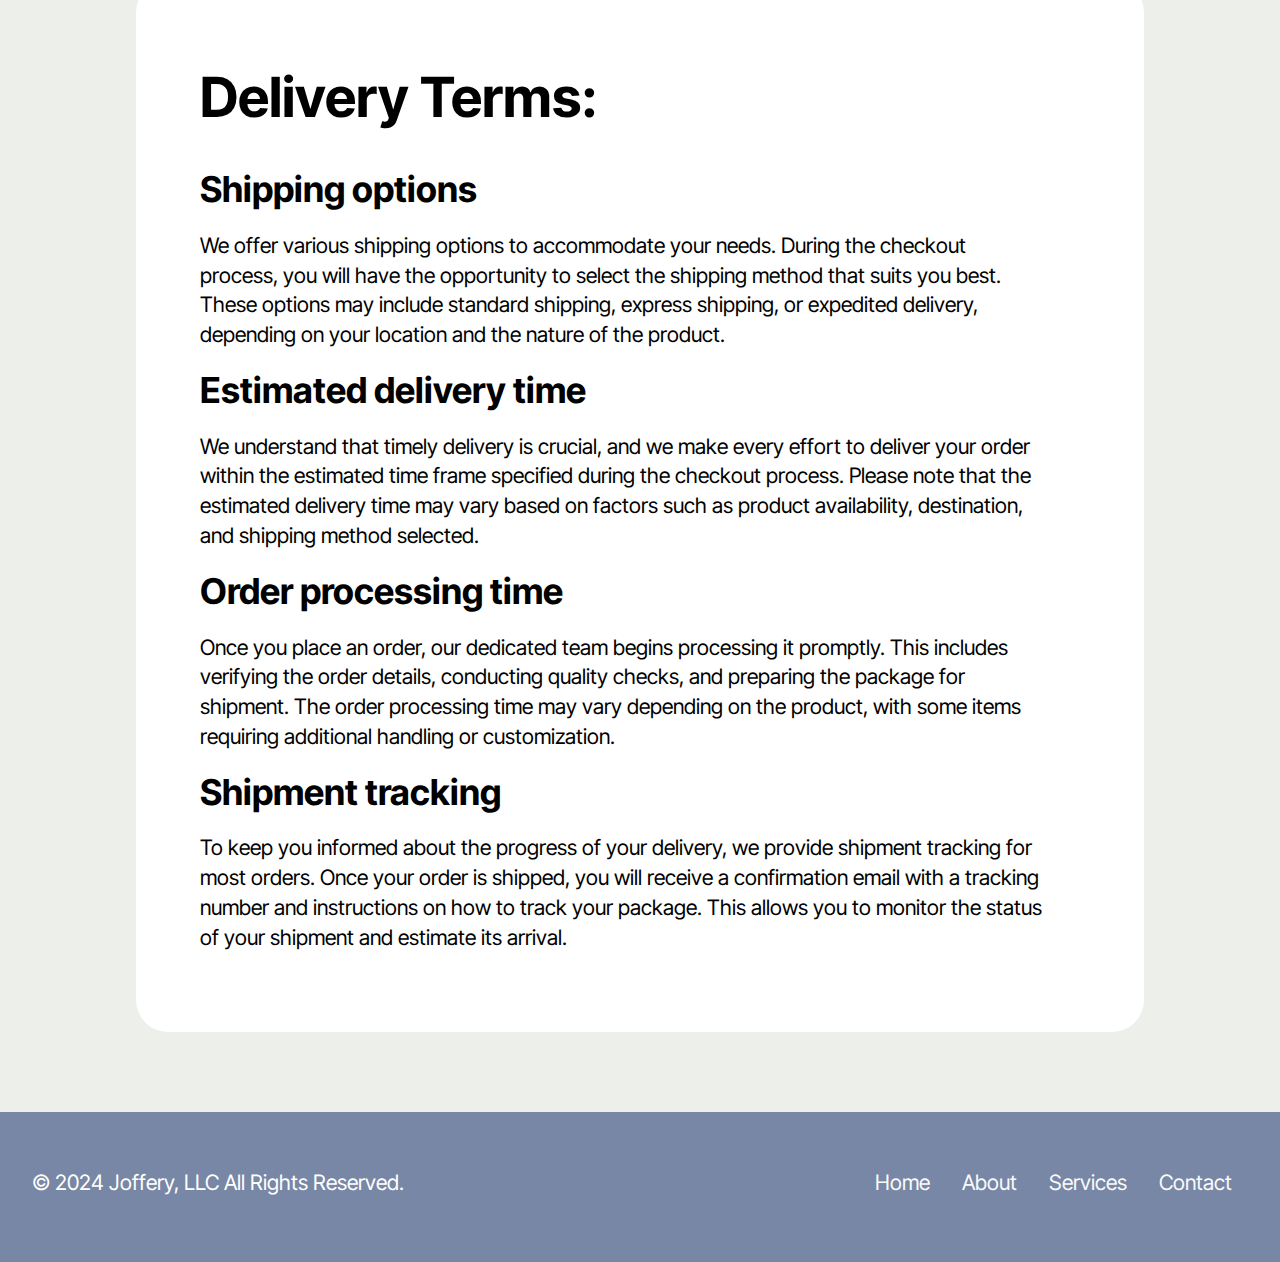
<file: docs/page1.html>
<!DOCTYPE html>
<html  >
<head>
  <!-- Site made with Mobirise Website Builder v5.9.17, https://mobirise.com -->
  <meta charset="UTF-8">
  <meta http-equiv="X-UA-Compatible" content="IE=edge">
  <meta name="generator" content="Mobirise v5.9.17, mobirise.com">
  <meta name="viewport" content="width=device-width, initial-scale=1, minimum-scale=1">
  <link rel="shortcut icon" href="assets/images/dalle-2024-03-20-15.28.56-a-standalone-icon-for-joffery-a-bizops-platform-that-symbolizes-business-operations.-the-icon-should-be-simple-and-abstract-suitable-for-use-acros2.webp" type="image/x-icon">
  <meta name="description" content="">
  
  
  <title>ExtendedFreeTrial</title>
  <link rel="stylesheet" href="assets/web/assets/mobirise-icons2/mobirise2.css">
  <link rel="stylesheet" href="assets/bootstrap/css/bootstrap.min.css">
  <link rel="stylesheet" href="assets/bootstrap/css/bootstrap-grid.min.css">
  <link rel="stylesheet" href="assets/bootstrap/css/bootstrap-reboot.min.css">
  <link rel="stylesheet" href="assets/dropdown/css/style.css">
  <link rel="stylesheet" href="assets/theme/css/style.css">
  <link rel="preload" href="https://fonts.googleapis.com/css2?family=Inter+Tight:wght@400;700&display=swap&display=swap" as="style" onload="this.onload=null;this.rel='stylesheet'">
  <noscript><link rel="stylesheet" href="https://fonts.googleapis.com/css2?family=Inter+Tight:wght@400;700&display=swap&display=swap"></noscript>
  <link rel="preload" as="style" href="assets/mobirise/css/mbr-additional.css?v=EmANEG"><link rel="stylesheet" href="assets/mobirise/css/mbr-additional.css?v=EmANEG" type="text/css">

  
  
  

</head>
<body>
  
  <section data-bs-version="5.1" class="menu menu6 cid-u7oiiQqboV" once="menu" id="menu06-b">
	

	<nav class="navbar navbar-dropdown opacityScroll navbar-fixed-top navbar-expand-lg">
		<div class="container">
			<div class="navbar-brand">
				<span class="navbar-logo">
					<a href="https://joffery.com">
						<img src="assets/images/dalle-2024-03-20-15.28.56-a-standalone-icon-for-joffery-a-bizops-platform-that-symbolizes-business-operations.-the-icon-should-be-simple-and-abstract-suitable-for-use-acros2.webp" alt="Joffery" style="height: 2.9rem;">
					</a>
				</span>
				<span class="navbar-caption-wrap"><a class="navbar-caption text-black text-primary display-4" href="index.html">Joffery</a></span>
			</div>
			<button class="navbar-toggler" type="button" data-toggle="collapse" data-bs-toggle="collapse" data-target="#navbarSupportedContent" data-bs-target="#navbarSupportedContent" aria-controls="navbarNavAltMarkup" aria-expanded="false" aria-label="Toggle navigation">
				<div class="hamburger">
					<span></span>
					<span></span>
					<span></span>
					<span></span>
				</div>
			</button>
			<div class="collapse navbar-collapse opacityScroll" id="navbarSupportedContent">
				<ul class="navbar-nav nav-dropdown" data-app-modern-menu="true"><li class="nav-item">
						<a class="nav-link link text-black text-primary display-4" href="index.html#pricing03-i" aria-expanded="false">Pricing</a>
					</li></ul>
				
				<div class="navbar-buttons mbr-section-btn">
					<a class="btn btn-primary display-4" href="https://mobiri.se"> Start Now!</a>
				</div>
			</div>
		</div>
	</nav>
</section>

<section data-bs-version="5.1" class="article8 cid-u7FJ09YDfr" id="article08-d">
  

  
  
  <div class="container">
    <div class="row justify-content-center">
      <div class="card col-md-12 col-lg-10">
        <div class="card-wrapper">
          <div class="image-wrapper d-flex justify-content-center mb-4">
            <img src="assets/images/11.jpg" alt="Mobirise Website Builder">
          </div>
          <div class="card-content-text">
            <h3 class="card-title mbr-fonts-style mbr-white mt-3 mb-4 display-2">
            <strong>Extended Free Trial:</strong>
          </h3>
          <div class="row card-box align-left">
            <div class="item features-without-image col-12">
              <div class="item-wrapper">
                <h4 class="mbr-section-subtitle mbr-fonts-style mb-3 display-5">
                  <strong>Standard Free Trial</strong></h4>
                <p class="mbr-text mbr-fonts-style display-7">Free trial for 7 days.&nbsp; &nbsp;Ah that's bogus.&nbsp; We know you are busy.&nbsp; We know decisions like these can take time to align your team.</p>
              </div>
            </div>
            <div class="item features-without-image col-12">
              <div class="item-wrapper">
                <h4 class="mbr-section-subtitle mbr-fonts-style display-5">
                  <strong>Extended Free Trial</strong></h4>
                <p class="mbr-text mbr-fonts-style display-7">We want you to get started and feel supported. We understand that it can take time to align your team internally and make a decision.&nbsp; Oh and you are busy!<br><br>So, no stress or pressure.&nbsp; But let us help you!<br><br>Sign Up<br>Try it out long as you need *<br>We will be there for you to assist in questions, data setup, integrations, etc...<br><br><br>* As long as you are communicating with us and genuinly still trying it out you can continue.&nbsp;&nbsp;</p>
              </div>
            </div>
            

            
          </div>
          </div>
        </div>
      </div>
    </div>
  </div>
</section>

<section data-bs-version="5.1" class="article07 cid-u7FJb0TTSZ" id="article07-e">
  

  
  
  <div class="container">
    <div class="row justify-content-center">
      <div class="card col-md-12 col-lg-10">
        <div class="card-wrapper">
          <h3 class="card-title mbr-fonts-style mbr-white mt-3 mb-4 display-2">
            <strong>Delivery Terms:</strong>
          </h3>
          <div class="row card-box align-left">
            <div class="item features-without-image col-12">
              <div class="item-wrapper">
                <h4 class="mbr-section-subtitle mbr-fonts-style mb-3 display-5">
                  <strong>Shipping options</strong>
                </h4>
                <p class="mbr-text mbr-fonts-style display-7">
                  We offer various shipping options to accommodate your needs.
                  During the checkout process, you will have the opportunity to
                  select the shipping method that suits you best. These options
                  may include standard shipping, express shipping, or expedited
                  delivery, depending on your location and the nature of the
                  product.
                </p>
              </div>
            </div>
            <div class="item features-without-image col-12">
              <div class="item-wrapper">
                <h4 class="mbr-section-subtitle mbr-fonts-style mb-3 display-5">
                  <strong>Estimated delivery time</strong>
                </h4>
                <p class="mbr-text mbr-fonts-style display-7">
                  We understand that timely delivery is crucial, and we make
                  every effort to deliver your order within the estimated time
                  frame specified during the checkout process. Please note that
                  the estimated delivery time may vary based on factors such as
                  product availability, destination, and shipping method
                  selected.
                </p>
              </div>
            </div>
            <div class="item features-without-image col-12">
              <div class="item-wrapper">
                <h4 class="mbr-section-subtitle mbr-fonts-style mb-3 display-5">
                  <strong>Order processing time</strong>
                </h4>
                <p class="mbr-text mbr-fonts-style display-7">
                  Once you place an order, our dedicated team begins processing
                  it promptly. This includes verifying the order details,
                  conducting quality checks, and preparing the package for
                  shipment. The order processing time may vary depending on the
                  product, with some items requiring additional handling or
                  customization.
                </p>
              </div>
            </div>
            <div class="item features-without-image col-12">
              <div class="item-wrapper">
                <h4 class="mbr-section-subtitle mbr-fonts-style mb-3 display-5">
                  <strong>Shipment tracking</strong>
                </h4>
                <p class="mbr-text mbr-fonts-style display-7">
                  To keep you informed about the progress of your delivery, we
                  provide shipment tracking for most orders. Once your order is
                  shipped, you will receive a confirmation email with a tracking
                  number and instructions on how to track your package. This
                  allows you to monitor the status of your shipment and estimate
                  its arrival.
                </p>
              </div>
            </div>
          </div>
          
        </div>
      </div>
    </div>
  </div>
</section>

<section data-bs-version="5.1" class="footer2 cid-u77b7h9HbF" once="footers" id="footer02-c">
    

    
    

    <div class="container">
        <div class="row">
            <div class="col-12 col-lg-6 center mt-2 mb-3">
                <p class="mbr-fonts-style copyright mb-0 display-7">© 2024 Joffery, LLC All Rights Reserved.</p>
            </div>
            <div class="col-12 col-lg-6 center">
                <div class="row-links mt-2 mb-3">
                    <ul class="row-links-soc">
                        
                        
                        
                        
                    <li class="row-links-soc-item mbr-fonts-style display-7">
                            <a href="#" class="text-white">Home</a>
                        </li><li class="row-links-soc-item mbr-fonts-style display-7">
                            <a href="#" class="text-white">About</a>
                        </li><li class="row-links-soc-item mbr-fonts-style display-7">
                            <a href="#" class="text-white">Services</a>
                        </li><li class="row-links-soc-item mbr-fonts-style display-7">
                            <a href="#" class="text-white">Contact</a>
                        </li></ul>
                </div>
            </div>
        </div>
    </div>
</section>


<script src="assets/bootstrap/js/bootstrap.bundle.min.js"></script>
  <script src="assets/smoothscroll/smooth-scroll.js"></script>
  <script src="assets/ytplayer/index.js"></script>
  <script src="assets/dropdown/js/navbar-dropdown.js"></script>
  <script src="assets/theme/js/script.js"></script>
  
  
  

</body>
</html>
</file>
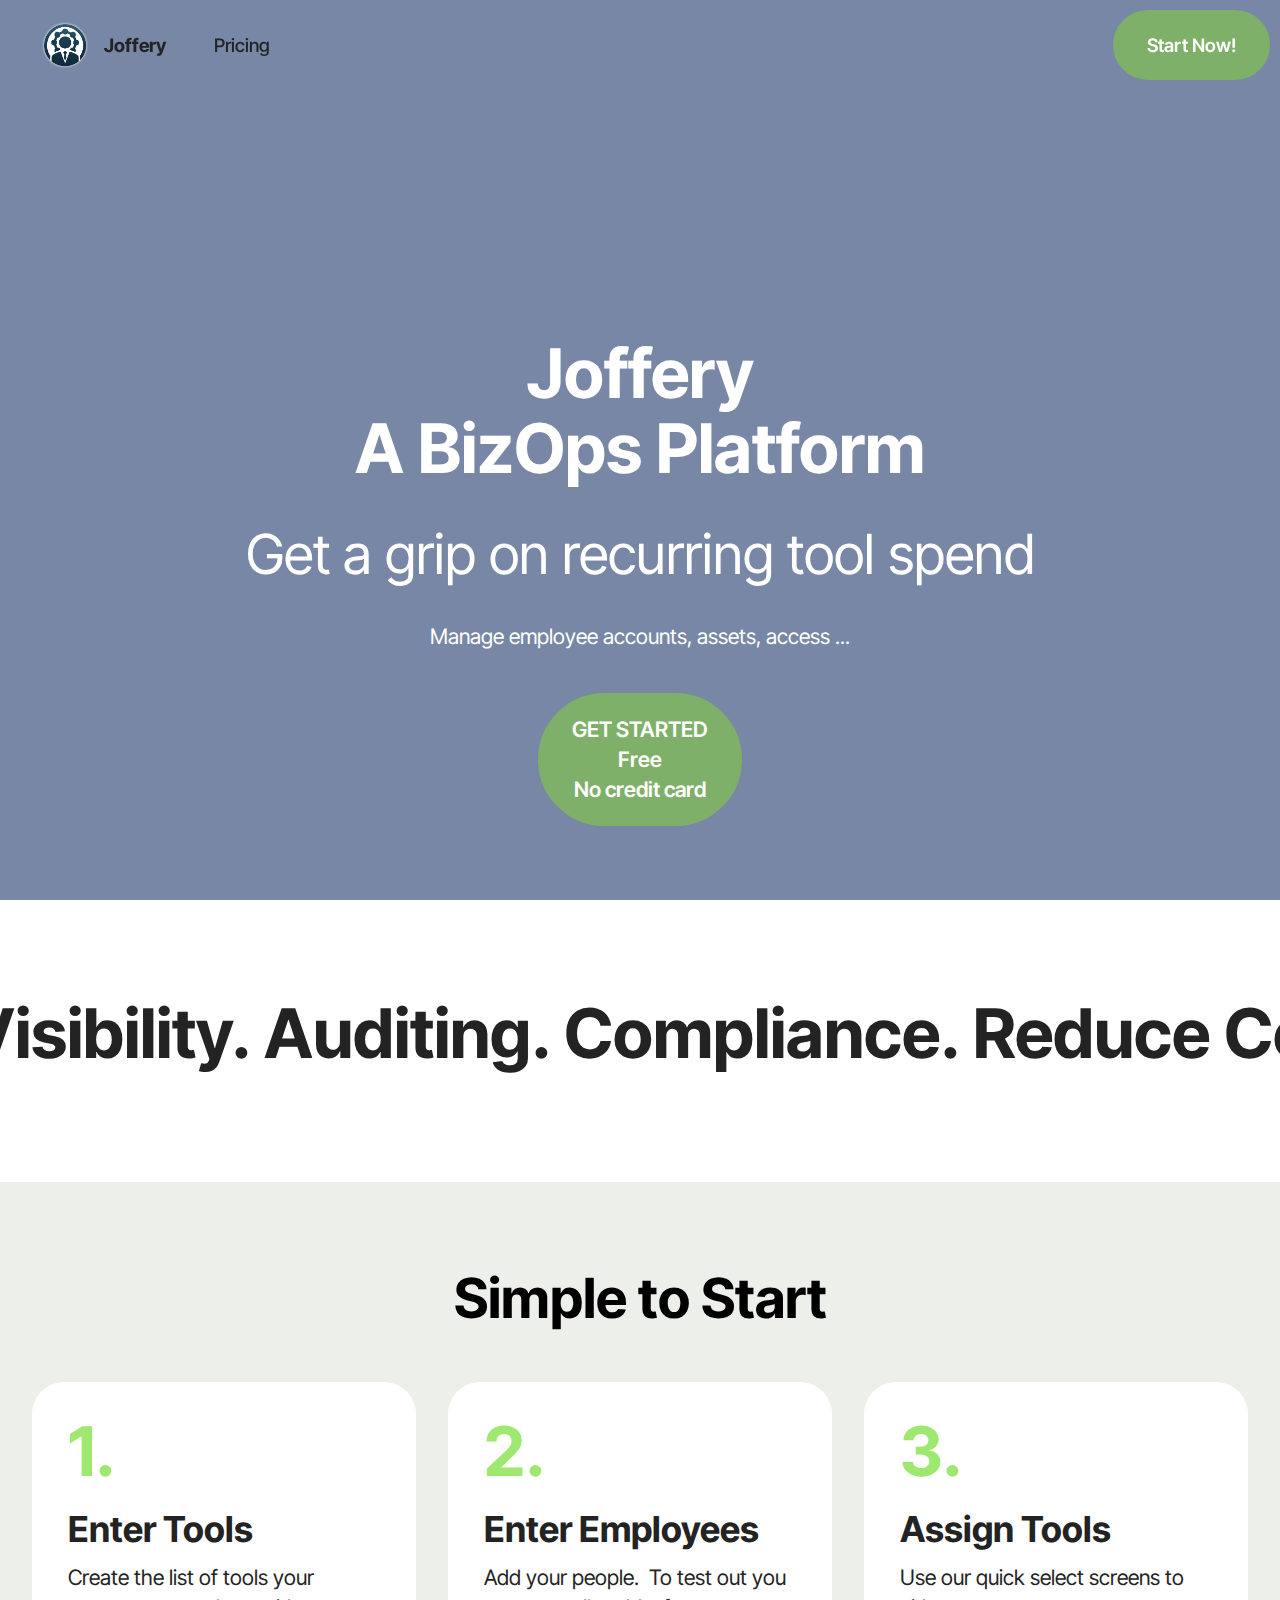
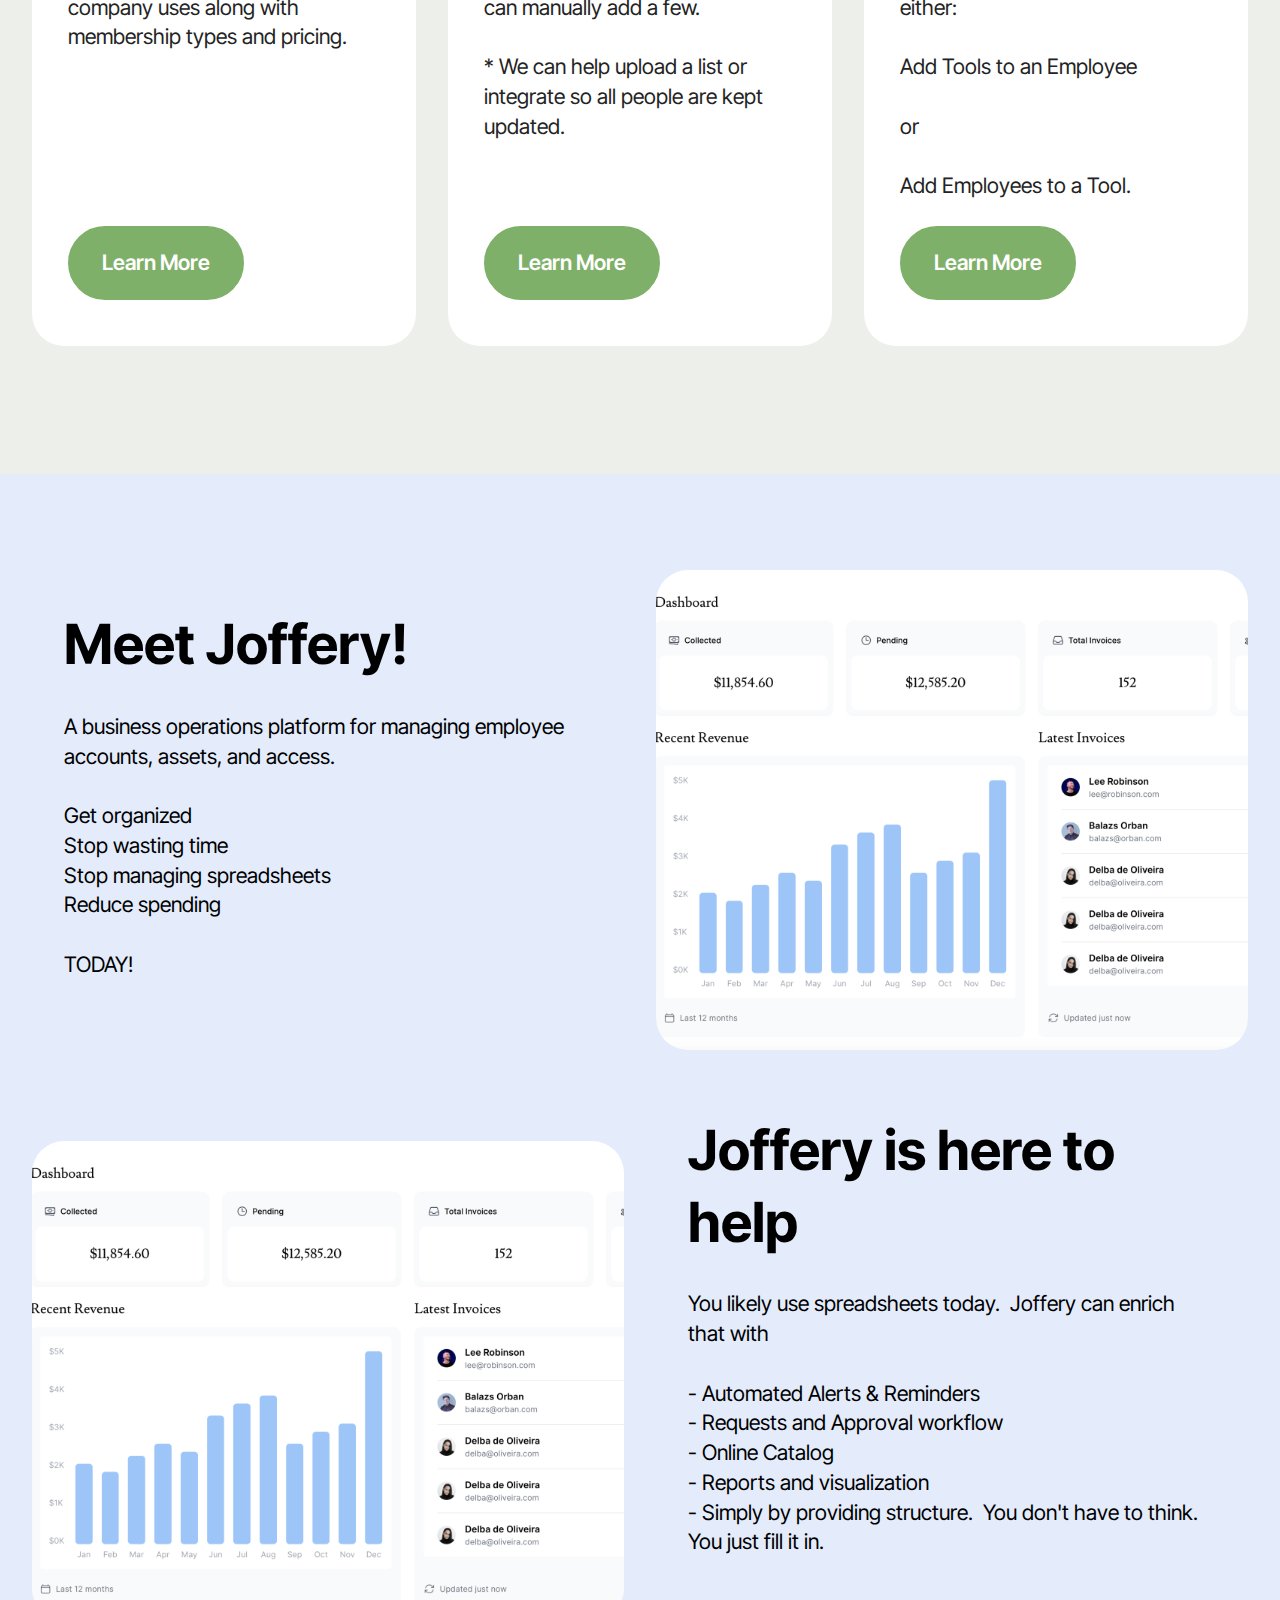
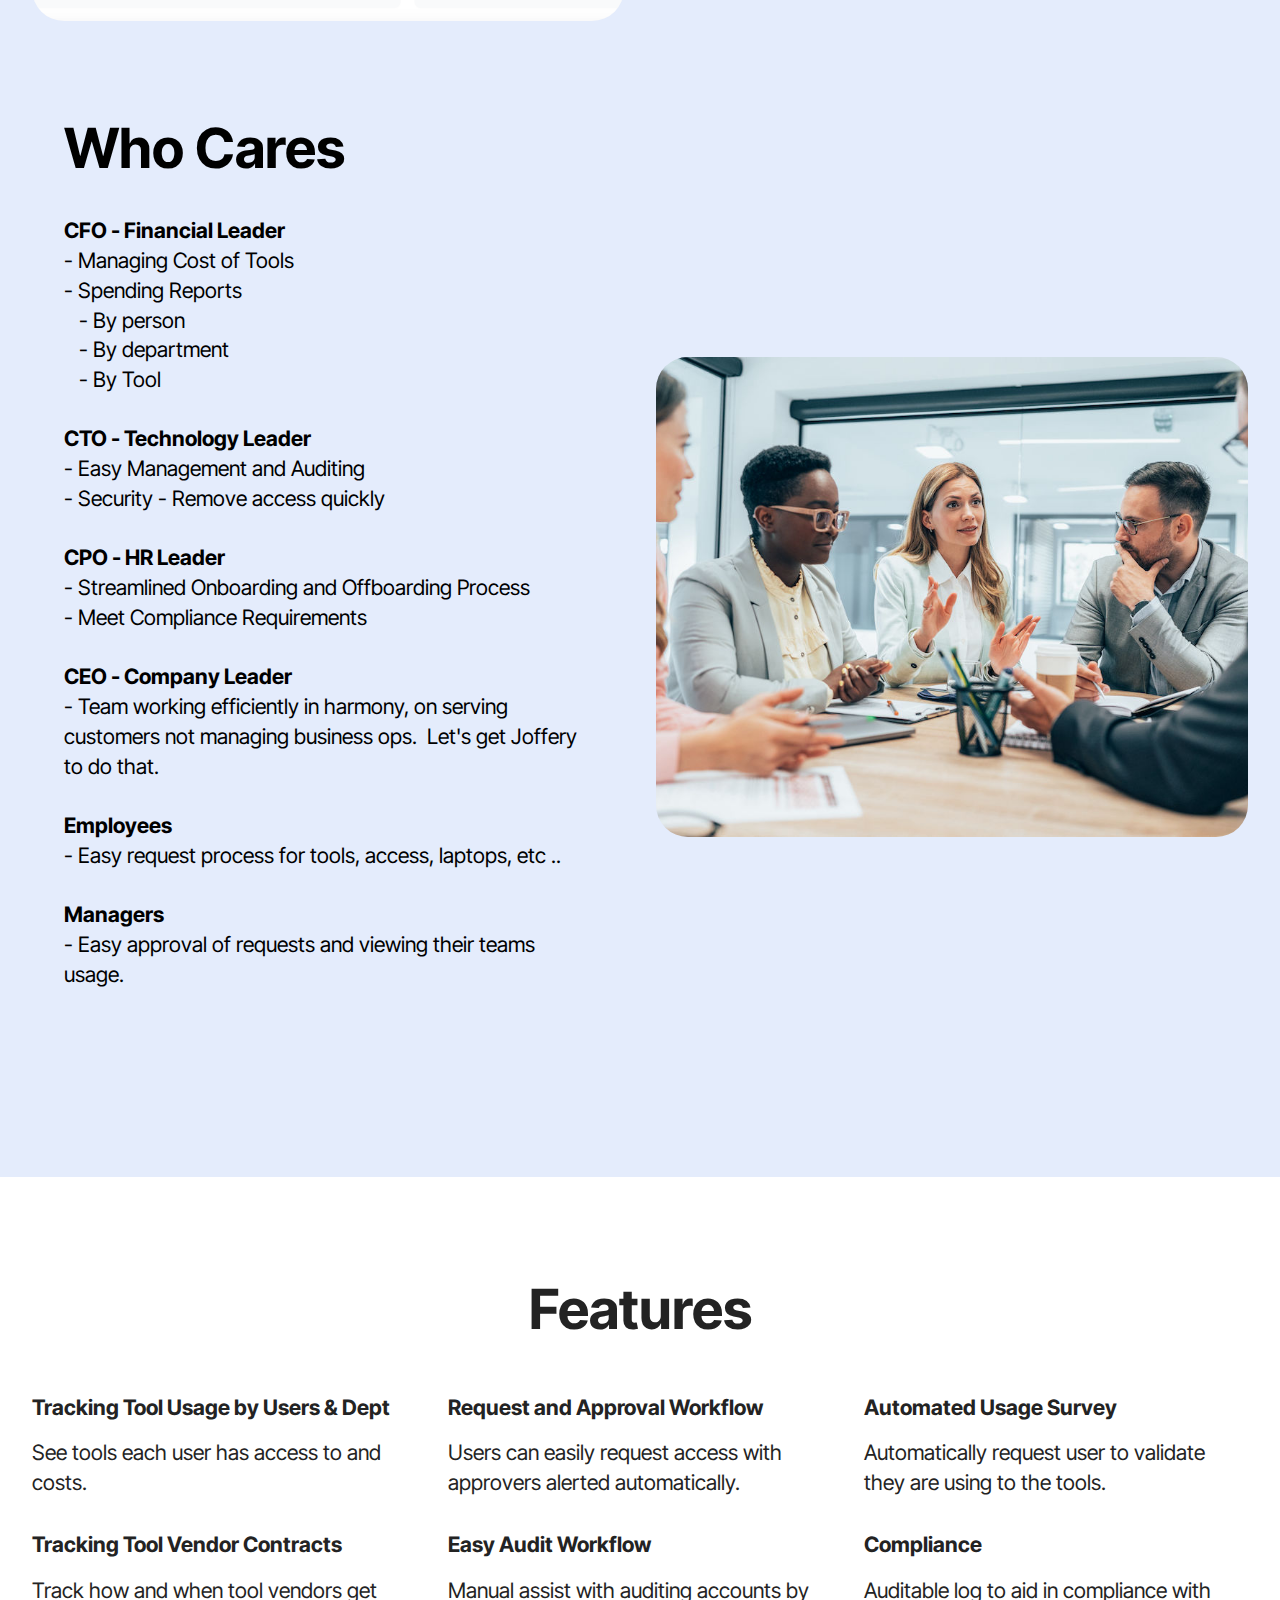
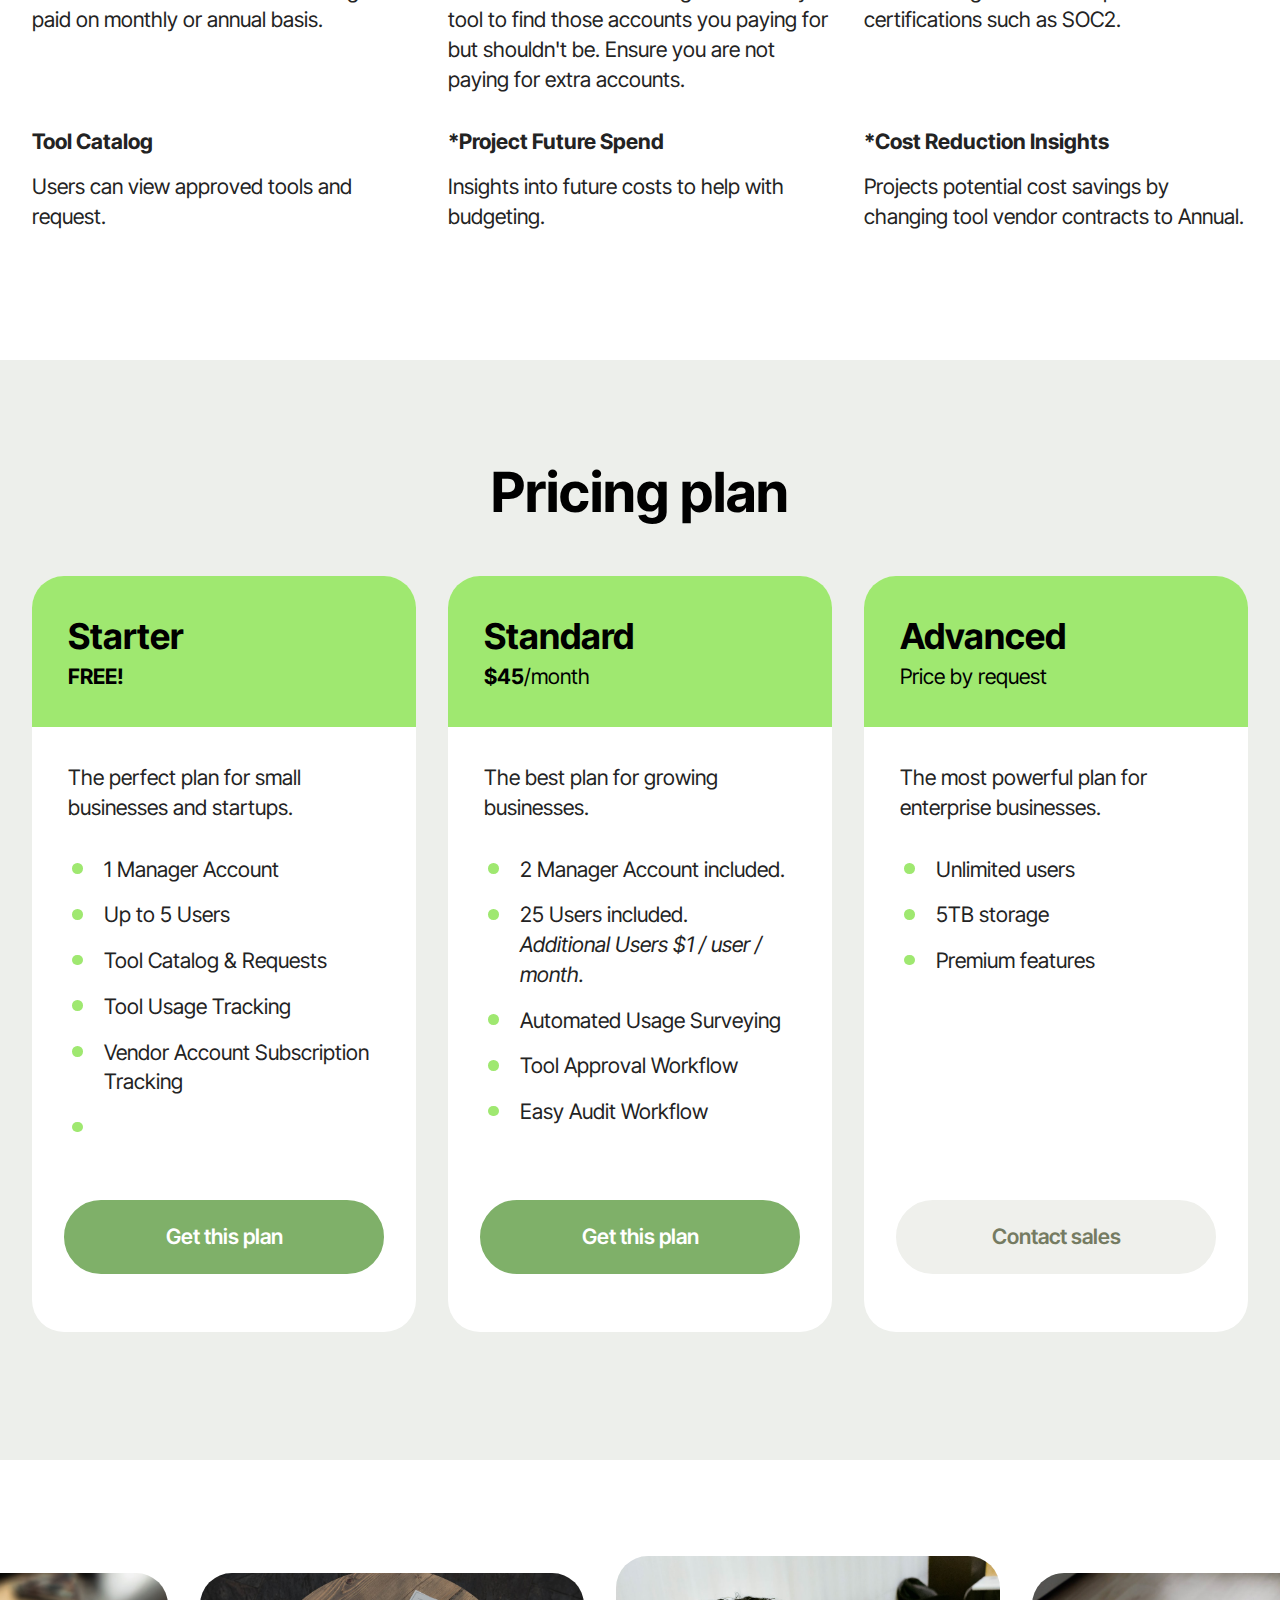
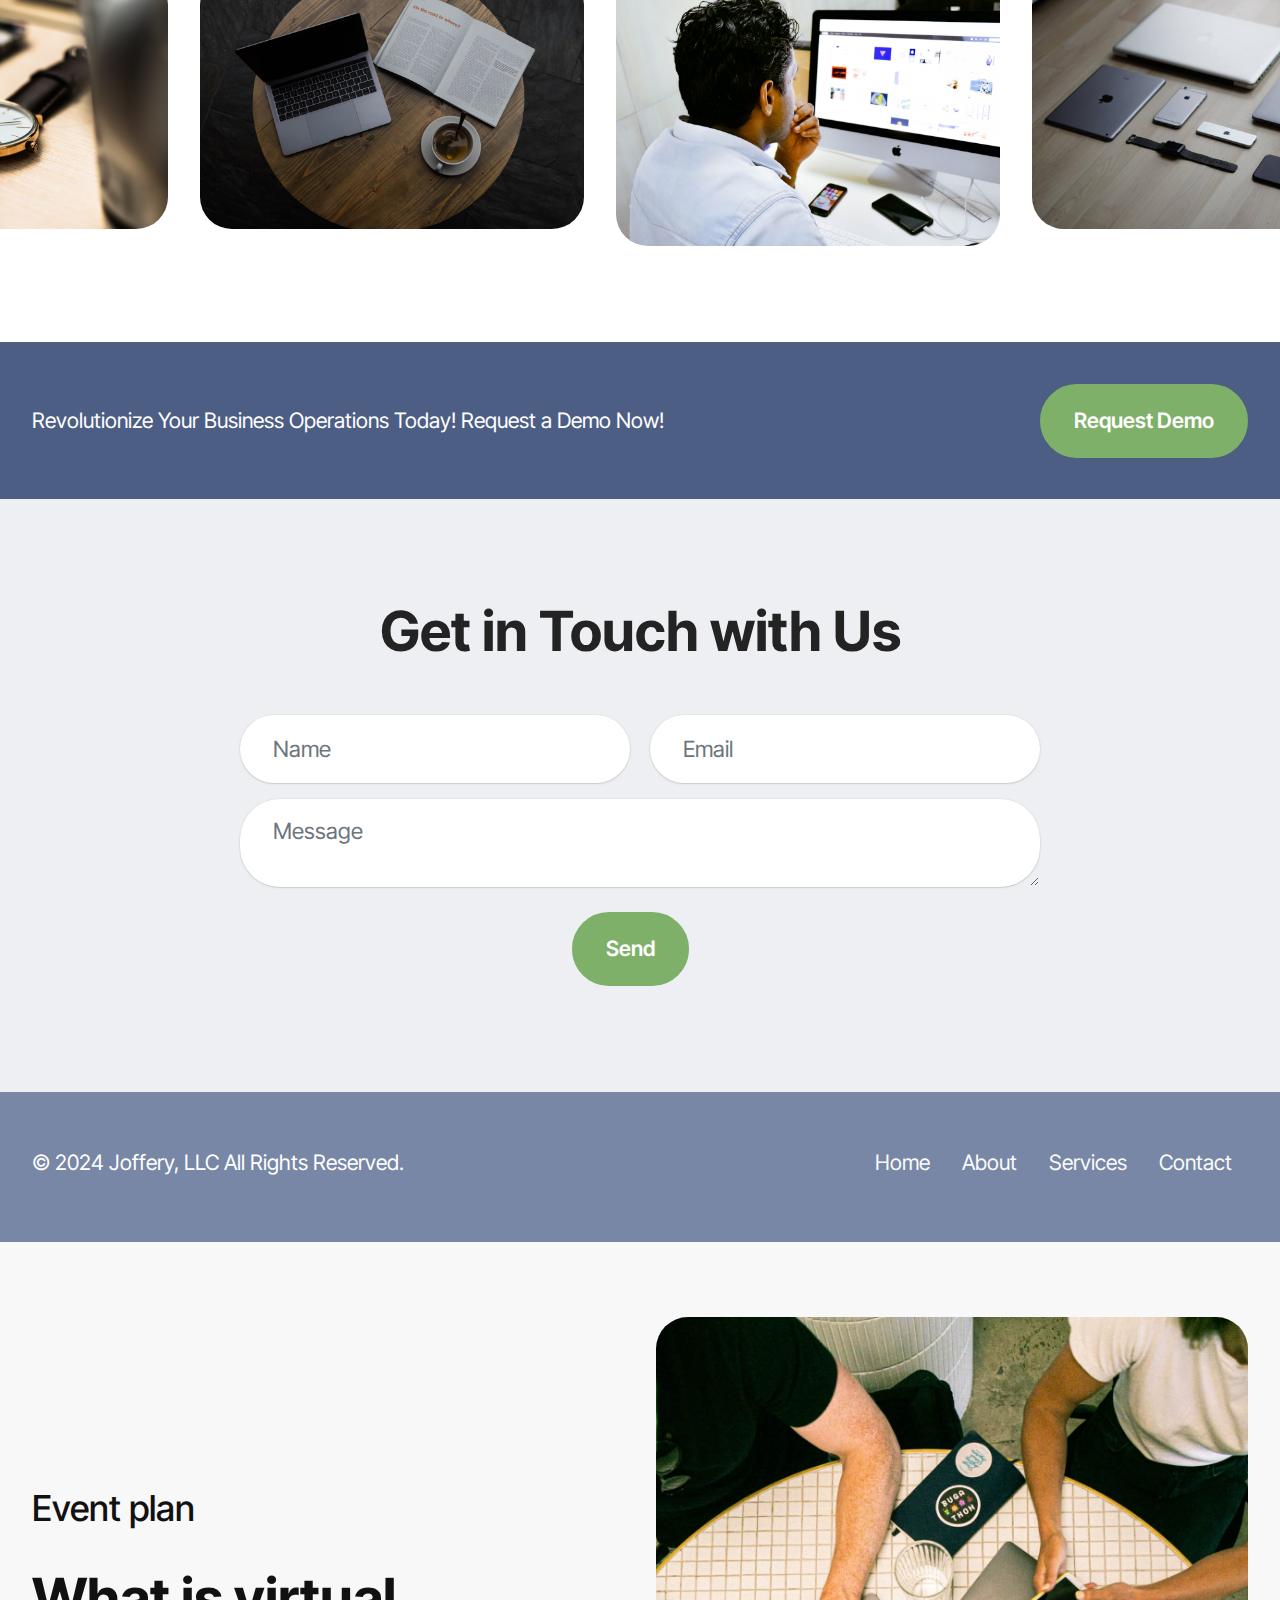
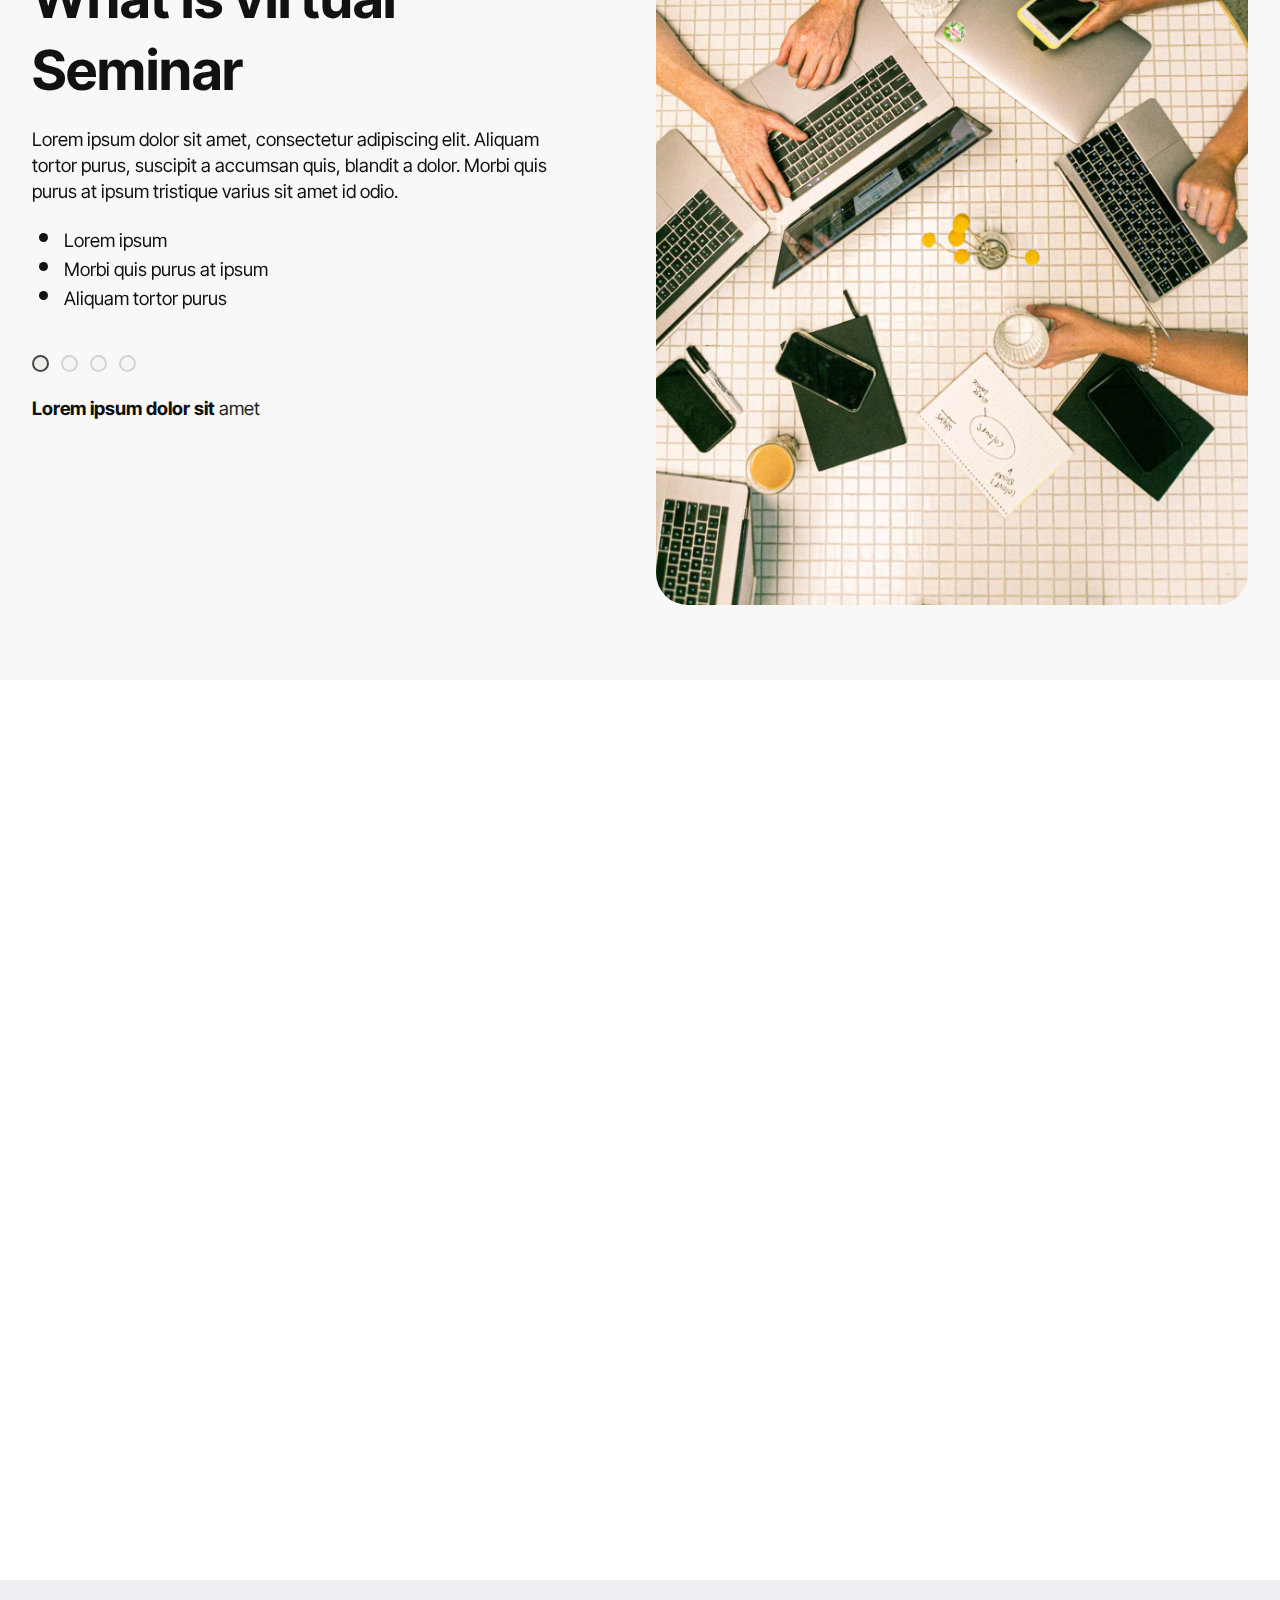
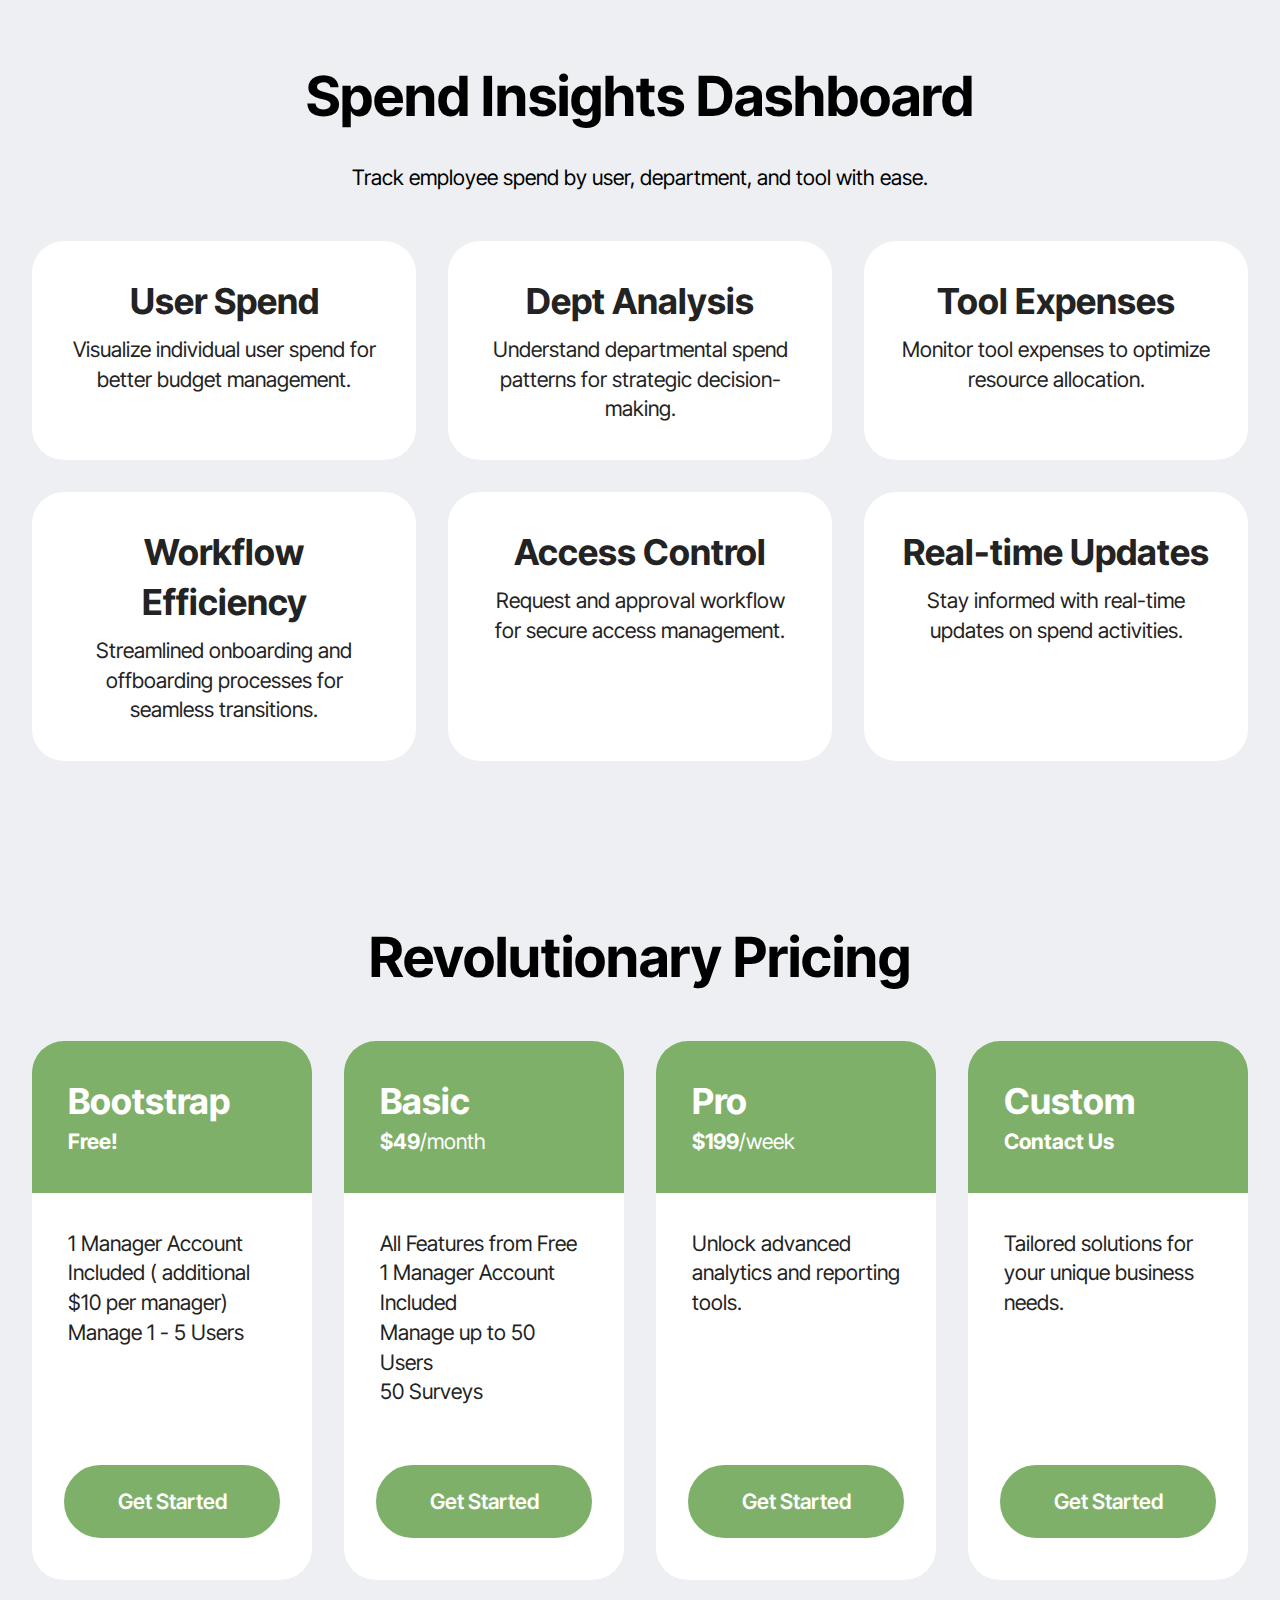
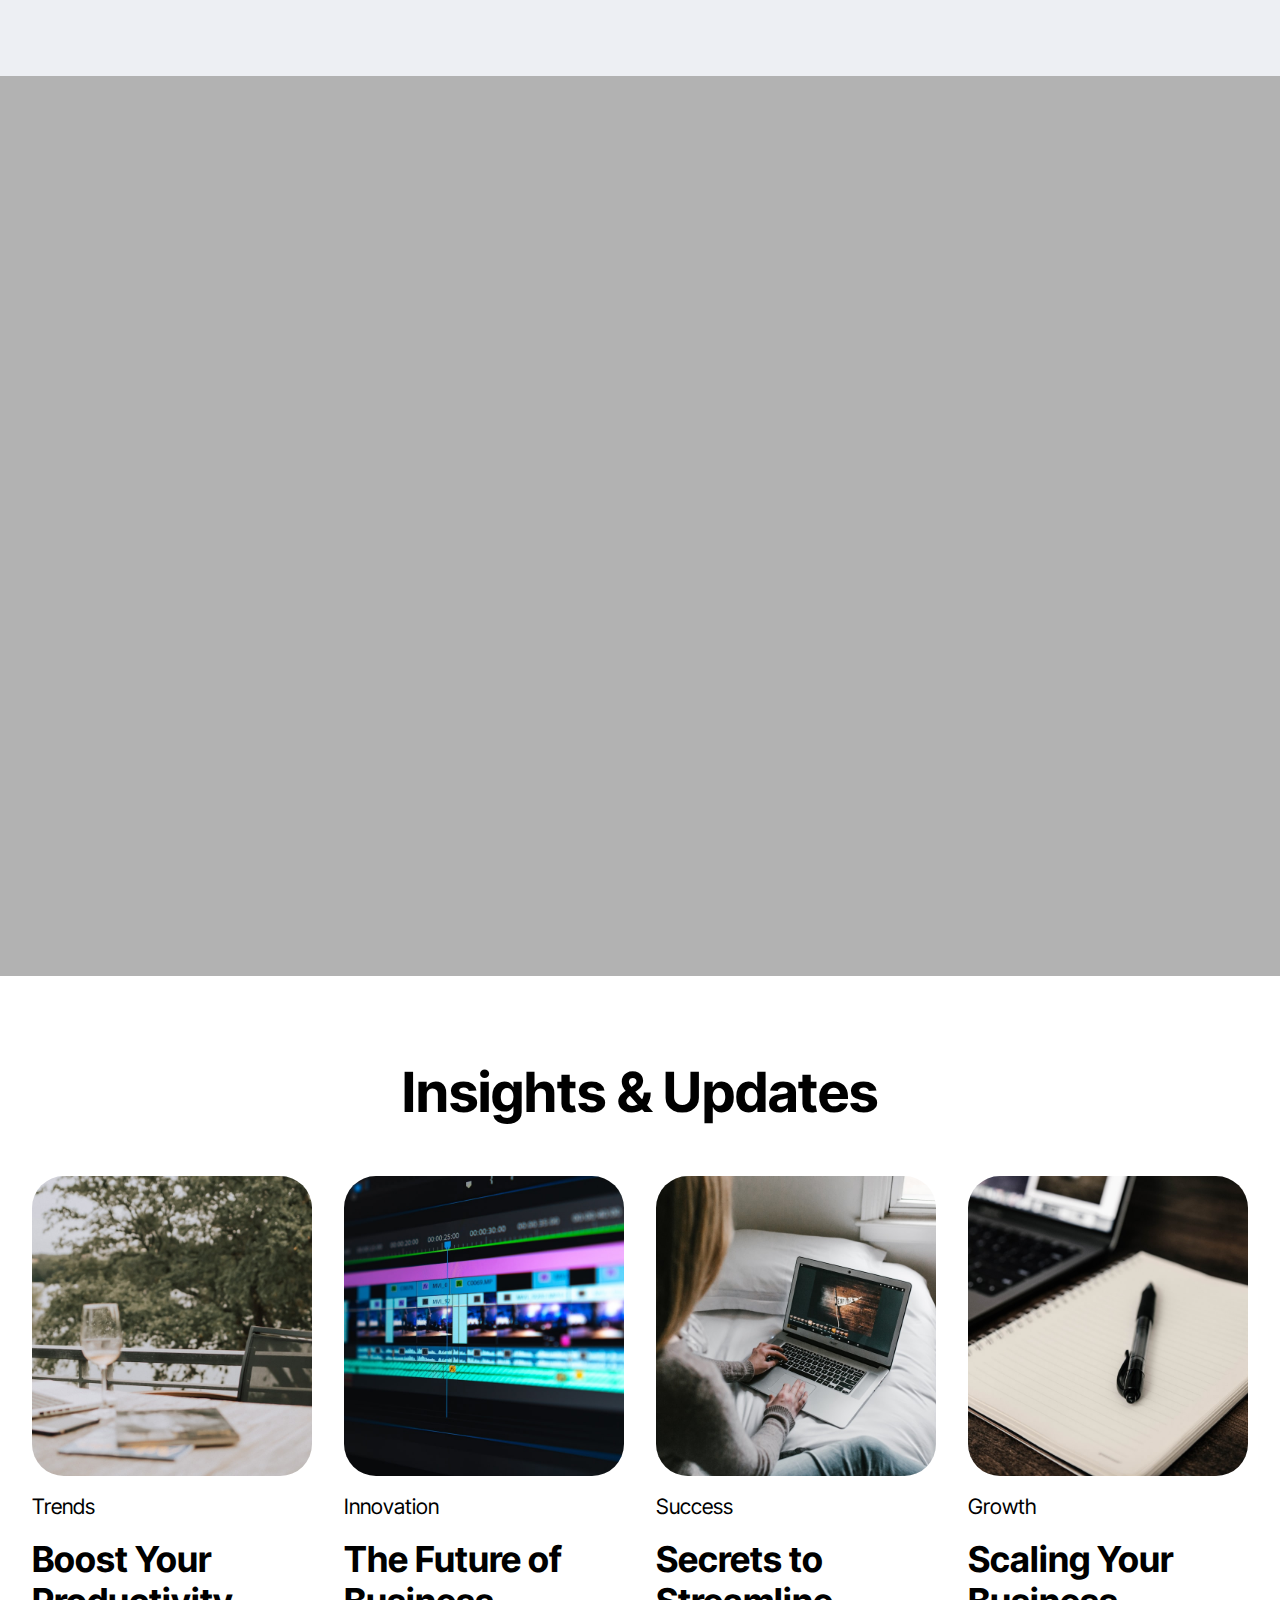
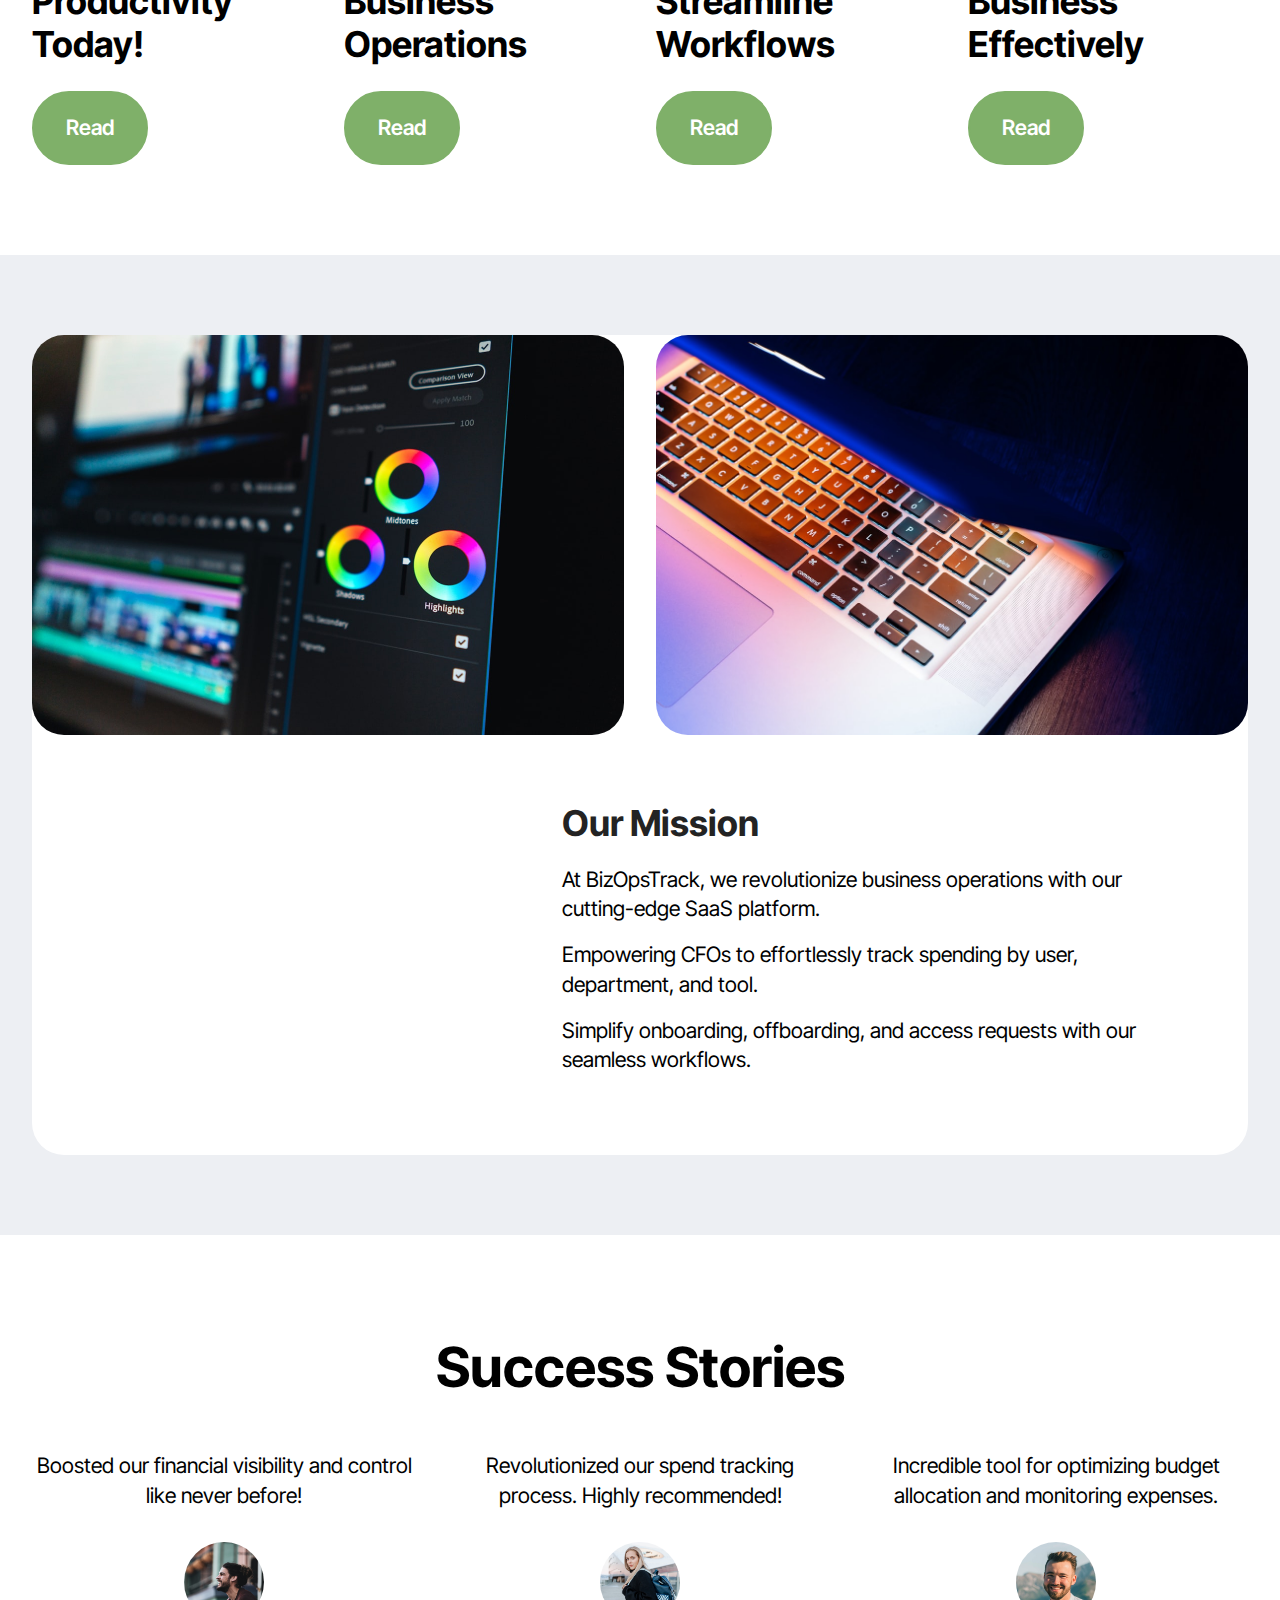
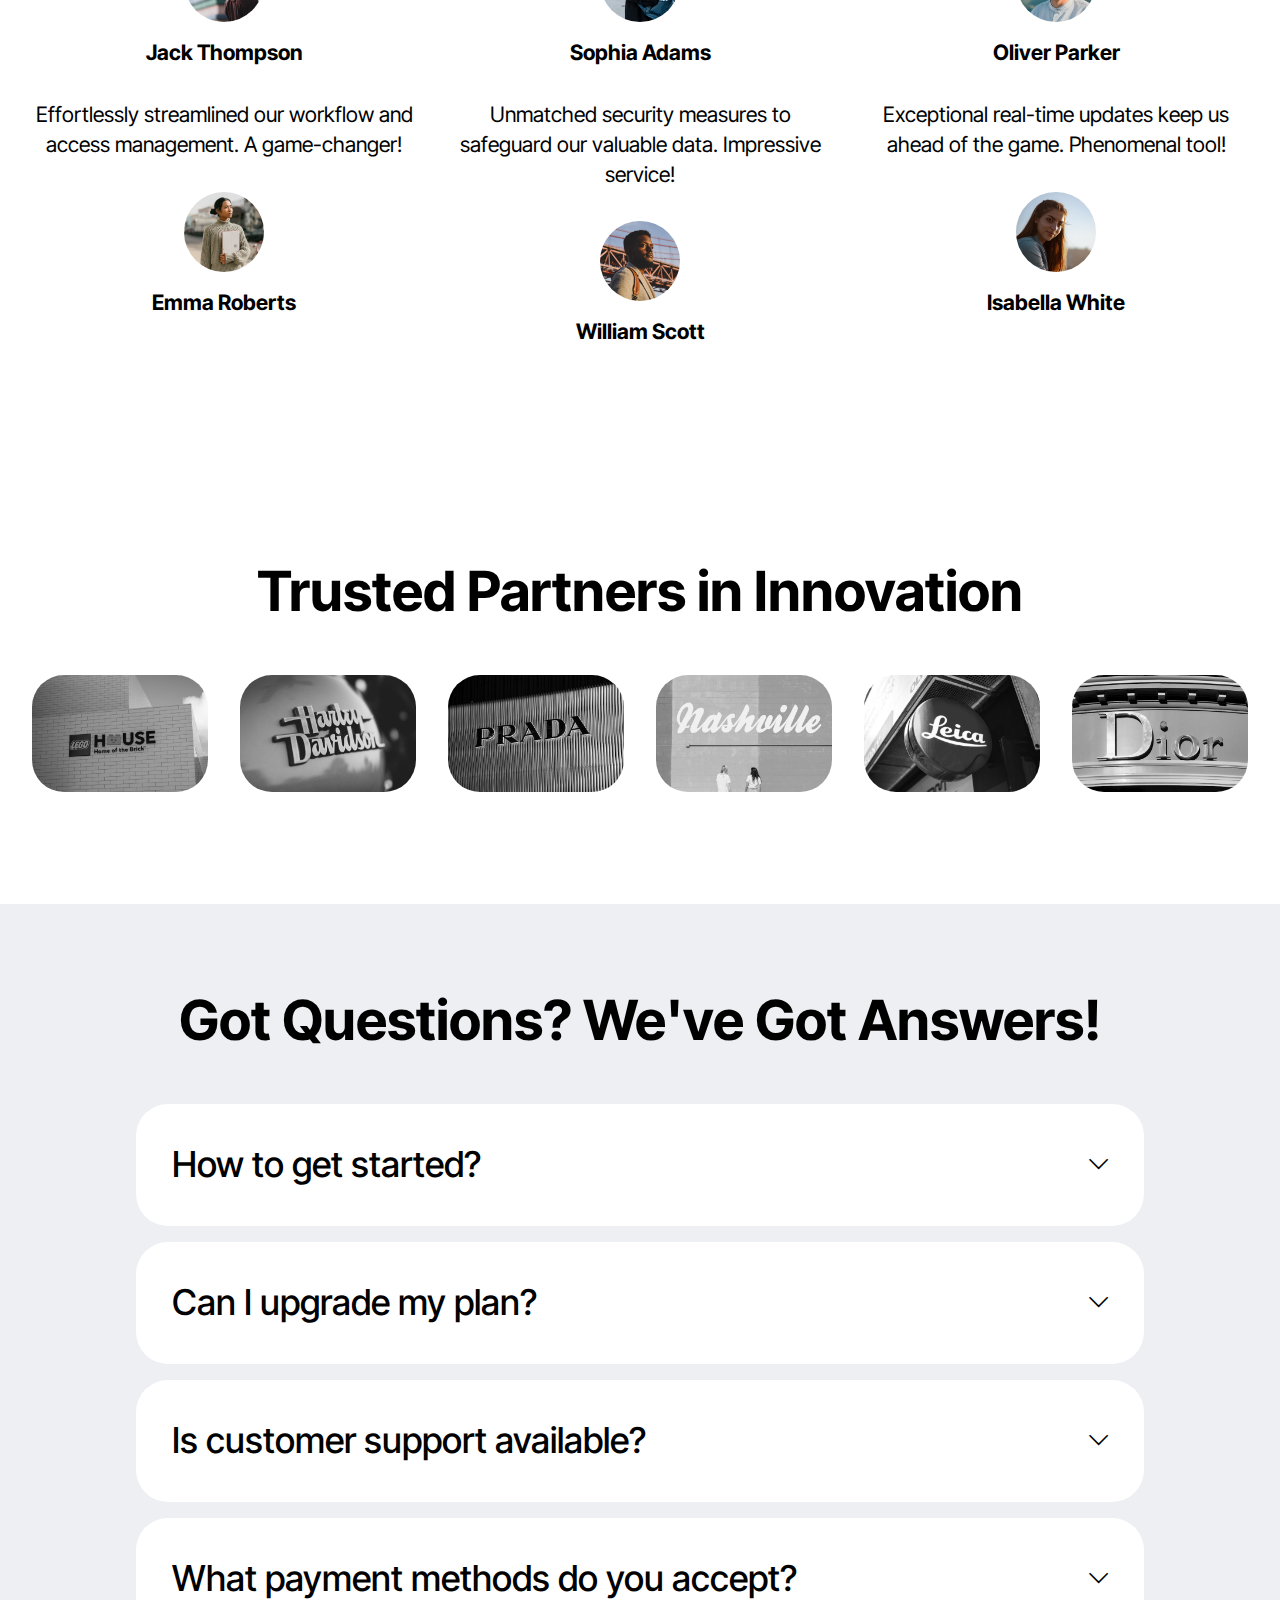
<file: docs/page2.html>
<!DOCTYPE html>
<html  >
<head>
  <!-- Site made with Mobirise Website Builder v5.9.17, https://mobirise.com -->
  <meta charset="UTF-8">
  <meta http-equiv="X-UA-Compatible" content="IE=edge">
  <meta name="generator" content="Mobirise v5.9.17, mobirise.com">
  <meta name="viewport" content="width=device-width, initial-scale=1, minimum-scale=1">
  <link rel="shortcut icon" href="assets/images/dalle-2024-03-20-15.28.56-a-standalone-icon-for-joffery-a-bizops-platform-that-symbolizes-business-operations.-the-icon-should-be-simple-and-abstract-suitable-for-use-acros2.webp" type="image/x-icon">
  <meta name="description" content="Simplify business operations with our powerful tool for tracking employee resources, managing workflows, and gaining access approvals.">
  
  
  <title>HomeCopyWithExtraStuff</title>
  <link rel="stylesheet" href="assets/web/assets/mobirise-icons2/mobirise2.css">
  <link rel="stylesheet" href="assets/bootstrap/css/bootstrap.min.css">
  <link rel="stylesheet" href="assets/bootstrap/css/bootstrap-grid.min.css">
  <link rel="stylesheet" href="assets/bootstrap/css/bootstrap-reboot.min.css">
  <link rel="stylesheet" href="assets/parallax/jarallax.css">
  <link rel="stylesheet" href="assets/dropdown/css/style.css">
  <link rel="stylesheet" href="assets/theme/css/style.css">
  <link rel="preload" href="https://fonts.googleapis.com/css2?family=Inter+Tight:wght@400;700&display=swap&display=swap" as="style" onload="this.onload=null;this.rel='stylesheet'">
  <noscript><link rel="stylesheet" href="https://fonts.googleapis.com/css2?family=Inter+Tight:wght@400;700&display=swap&display=swap"></noscript>
  <link rel="preload" as="style" href="assets/mobirise/css/mbr-additional.css?v=qEkPXR"><link rel="stylesheet" href="assets/mobirise/css/mbr-additional.css?v=qEkPXR" type="text/css">

  
  
  

</head>
<body>
  
  <section data-bs-version="5.1" class="menu menu6 cid-uacYZoPmXR" once="menu" id="menu06-j">
	

	<nav class="navbar navbar-dropdown opacityScroll navbar-fixed-top navbar-expand-lg">
		<div class="container">
			<div class="navbar-brand">
				<span class="navbar-logo">
					<a href="https://joffery.com">
						<img src="assets/images/dalle-2024-03-20-15.28.56-a-standalone-icon-for-joffery-a-bizops-platform-that-symbolizes-business-operations.-the-icon-should-be-simple-and-abstract-suitable-for-use-acros2.webp" alt="Joffery" style="height: 2.9rem;">
					</a>
				</span>
				<span class="navbar-caption-wrap"><a class="navbar-caption text-black text-primary display-4" href="index.html">Joffery</a></span>
			</div>
			<button class="navbar-toggler" type="button" data-toggle="collapse" data-bs-toggle="collapse" data-target="#navbarSupportedContent" data-bs-target="#navbarSupportedContent" aria-controls="navbarNavAltMarkup" aria-expanded="false" aria-label="Toggle navigation">
				<div class="hamburger">
					<span></span>
					<span></span>
					<span></span>
					<span></span>
				</div>
			</button>
			<div class="collapse navbar-collapse opacityScroll" id="navbarSupportedContent">
				<ul class="navbar-nav nav-dropdown" data-app-modern-menu="true"><li class="nav-item">
						<a class="nav-link link text-black text-primary display-4" href="index.html#pricing03-i" aria-expanded="false">Pricing</a>
					</li></ul>
				
				<div class="navbar-buttons mbr-section-btn">
					<a class="btn btn-primary display-4" href="https://mobiri.se"> Start Now!</a>
				</div>
			</div>
		</div>
	</nav>
</section>

<section data-bs-version="5.1" class="header16 cid-uacYZpfvBg mbr-fullscreen" id="header17-k">
  
  
  <div class="container-fluid">
    <div class="row">
      <div class="content-wrap col-12 col-md-12">
        <h1 class="mbr-section-title mbr-fonts-style mbr-white mb-4 display-1"><strong>Joffery</strong><br><strong>A BizOps Platform</strong></h1>
        <h2 class="mbr-section-subtitle mbr-fonts-style mbr-white mb-4 display-2">Get a grip on recurring tool spend<br></h2>
        <p class="mbr-fonts-style mbr-text mbr-white mb-4 display-7">Manage employee accounts, assets, access ...</p>
        <div class="mbr-section-btn"><a class="btn btn-primary display-7" href="https://mobiri.se">GET STARTED<br>Free<br>No credit card<br></a></div>
      </div>
    </div>
  </div>
</section>

<section data-bs-version="5.1" class="gallery10 cid-uacYZpDLgC" id="gallery10-l">
  


  <div class="container-fluid">

      <div class="loop-container">
        <div class="item display-1" data-linewords="Visibility.  Auditing.  Compliance.  Reduce Costs. " data-direction="-1" data-speed="0.05">☁️ Best offers ☁️ Free delivery ☁️ Perfect design ☁️ Comfort ☁️ Support 24/7 ☁️ Vibes</div>

        <div class="item display-1" data-linewords="Visibility.  Auditing.  Compliance.  Reduce Costs. " data-direction="-1" data-speed="0.05">☁️ Best offers ☁️ Free delivery ☁️ Perfect design ☁️ Comfort ☁️ Support 24/7 ☁️ Vibes</div>
      </div>
    
  </div>
</section>

<section data-bs-version="5.1" class="numbers01 cid-uacYZpS3xg" id="numbers01-m">
	
	
	<div class="container">
		<div class="row justify-content-center">
			<div class="col-12 content-head">
				<div class="mbr-section-head mb-5">
					<h4 class="mbr-section-title mbr-fonts-style align-center mb-0 display-2">
						<strong>Simple to Start</strong></h4>
					
					
				</div>
			</div>
		</div>
		<div class="row">
			<div class="item features-without-image col-12 col-md-6 col-lg-4 active">
				<div class="item-wrapper">
					<div class="item-content">
						<h5 class="mbr-card-title mbr-fonts-style mt-0 mb-3 mbr-number display-1"><strong>1.</strong>
						</h5>
						<h4 class="card-title mbr-fonts-style display-5">
							<strong>Enter Tools</strong></h4>
						<p class="card-text mbr-fonts-style mt-0 mb-3 display-7">Create the list of tools your company uses along with membership types and pricing.</p>
						<div class="mbr-section-btn item-footer"><a href="" class="btn item-btn btn-primary display-7">Learn More</a></div>
					</div>

				</div>
			</div>
			<div class="item features-without-image col-12 col-md-6 col-lg-4">
				<div class="item-wrapper">
					<div class="item-content">
						<h5 class="mbr-card-title mbr-fonts-style mt-0 mb-3 mbr-number display-1"><strong>2.</strong>
						</h5>
						<h4 class="card-title mbr-fonts-style display-5">
							<strong>Enter Employees</strong></h4>
						<p class="card-text mbr-fonts-style mt-0 mb-3 display-7">
							Add your people.&nbsp; To test out you can manually add a few.&nbsp;&nbsp;<br><br>* We can help upload a list or&nbsp; integrate so all people are kept updated.</p>
						<div class="mbr-section-btn item-footer">
							<a href="" class="btn item-btn btn-primary display-7">Learn More</a>
						</div>
					</div>

				</div>
			</div>
			<div class="item features-without-image col-12 col-md-6 col-lg-4">
				<div class="item-wrapper">
					<div class="item-content">
						<h5 class="mbr-card-title mbr-fonts-style mt-0 mb-3 mbr-number display-1"><strong>3.</strong>
						</h5>
						<h4 class="card-title mbr-fonts-style display-5">
							<strong>Assign Tools</strong></h4>
						<p class="card-text mbr-fonts-style mt-0 mb-3 display-7">Use our quick select screens to either:<br><br>Add Tools to an Employee<br><br>or&nbsp;<br><br>Add Employees to a Tool.<br></p>
						<div class="mbr-section-btn item-footer">
							<a href="" class="btn item-btn btn-primary display-7">Learn More</a>
						</div>
					</div>
				</div>
			</div>
		</div>
	</div>
</section>

<section data-bs-version="5.1" class="features38 cid-uacYZqadks" id="features038-n">
    

    
    

    <div class="container">
        <div class="row justify-content-center">
            <div class="col-12 col-md-12 col-lg">
                <div class="text-wrapper align-left">
                    <h1 class="mbr-section-title mbr-fonts-style mb-4 display-2">
                        <strong>Meet Joffery!</strong></h1>
                    <p class="mbr-text align-left mbr-fonts-style mb-4 display-7">A business operations platform for managing employee accounts, assets, and access.<br><br>Get organized<br>Stop wasting time<br>Stop managing spreadsheets<br>Reduce spending <br><br>TODAY!<br></p>
                    
                </div>
            </div>
            <div class="col-12 col-md-12 col-lg-6 image-wrapper">
                <img class="w-100" src="assets/images/screenshot-2024-03-29-at-3.47.15-pm-1256x639.png" alt="Mobirise Website Builder">
            </div>
        </div>
        <div class="row row-reverse justify-content-center">

            <div class="col-12 col-md-12 col-lg">
                <div class="text-wrapper align-left">
                    <h1 class="mbr-section-title mbr-fonts-style mb-4 display-2"><strong>Joffery is here to help</strong></h1>
                    <p class="mbr-text align-left mbr-fonts-style mb-4 display-7">You likely use spreadsheets today.&nbsp; Joffery can enrich that with&nbsp;<br><br>- Automated Alerts &amp; Reminders<br>- Requests and Approval workflow<br>- Online Catalog<br>- Reports and visualization<br>- Simply by providing structure.&nbsp; You don't have to think. You just fill it in.<br><br><br></p>
                    
                </div>
            </div>
            <div class="col-12 col-md-12 col-lg-6 image-wrapper">
                <img class="w-100" src="assets/images/screenshot-2024-03-29-at-3.47.15-pm-1256x639.png" alt="Mobirise Website Builder">
            </div>
        </div>
        <div class="row justify-content-center">
            <div class="col-12 col-md-12 col-lg">
                <div class="text-wrapper align-left">
                    <h1 class="mbr-section-title mbr-fonts-style mb-4 display-2"><strong>Who Cares</strong></h1>
                    <p class="mbr-text align-left mbr-fonts-style mb-4 display-7"><strong>CFO - Financial Leader</strong><br>- Managing Cost of Tools<br>- Spending Reports<br>&nbsp; &nbsp;- By person<br>&nbsp; &nbsp;- By department<br>&nbsp; &nbsp;- By Tool<br><br><strong>CTO - Technology Leader</strong><br>- Easy Management and Auditing<br>- Security - Remove access quickly<br><br><strong>CPO - HR Leader</strong><br>- Streamlined Onboarding and Offboarding Process<br>- Meet Compliance Requirements<br><br><strong>CEO - Company Leader</strong><br>- Team working efficiently in harmony, on serving customers not managing business ops.&nbsp; Let's get Joffery to do that.<br><br><strong>Employees</strong><br>- Easy request process for tools, access, laptops, etc ..<br><br><strong>Managers</strong><br>- Easy approval of requests and viewing their teams usage.<br><br><br></p>
                    
                </div>
            </div>
            <div class="col-12 col-md-12 col-lg-6 image-wrapper">
                <img class="w-100" src="assets/images/gettyimages-1453843862-a-1000x667.jpg" alt="Mobirise Website Builder">
            </div>
        </div>
    </div>
</section>

<section data-bs-version="5.1" class="features033 cid-uacYZquJth" id="features033-o">
	

	
	
	<div class="container">
		<div class="row justify-content-center">
			<div class="col-12 content-head">
				<div class="mbr-section-head mb-5">
					<h4 class="mbr-section-title mbr-fonts-style align-center mb-0 display-2">
						<strong>Features</strong>
					</h4>
					
				</div>
			</div>
		</div>
		<div class="row justify-content-center">
			
			
			<div class="item features-without-image col-12 col-lg-4 active">
				<div class="item-wrapper">
					
					<div class="card-box">
						<h4 class="card-title mbr-fonts-style mb-0 display-7"><strong>Tracking Tool Usage by Users &amp; Dept</strong></h4>
						<h5 class="card-text mbr-fonts-style mt-3 display-7">
							<div>See tools each user has access to and costs.</div>
						</h5>
					</div>
				</div>
			</div><div class="item features-without-image col-12 col-lg-4">
				<div class="item-wrapper">
					
					<div class="card-box">
						<h4 class="card-title mbr-fonts-style mb-0 display-7"><strong>Request and Approval Workflow</strong></h4>
						<h5 class="card-text mbr-fonts-style mt-3 display-7">
							Users can easily request access with approvers alerted automatically.</h5>
					</div>
				</div>
			</div>
			
			<div class="item features-without-image col-12 col-lg-4">
				<div class="item-wrapper">
					
					<div class="card-box">
						<h4 class="card-title mbr-fonts-style mb-0 display-7">
							<strong>Automated Usage Survey</strong></h4>
						<h5 class="card-text mbr-fonts-style mt-3 display-7">Automatically request user to validate they are using to the tools.</h5>
					</div>
				</div>
			</div><div class="item features-without-image col-12 col-lg-4">
				<div class="item-wrapper">
					
					<div class="card-box">
						<h4 class="card-title mbr-fonts-style mb-0 display-7"><strong>Tracking Tool Vendor Contracts</strong></h4>
						<h5 class="card-text mbr-fonts-style mt-3 display-7">
							Track how and when tool vendors get paid on monthly or annual basis.</h5>
					</div>
				</div>
			</div><div class="item features-without-image col-12 col-lg-4">
				<div class="item-wrapper">
					
					<div class="card-box">
						<h4 class="card-title mbr-fonts-style mb-0 display-7"><strong>Easy Audit Workflow</strong></h4>
						<h5 class="card-text mbr-fonts-style mt-3 display-7">
							Manual assist with auditing accounts by tool to find those accounts you paying for but shouldn't be. Ensure you are not paying for extra accounts.</h5>
					</div>
				</div>
			</div><div class="item features-without-image col-12 col-lg-4">
				<div class="item-wrapper">
					
					<div class="card-box">
						<h4 class="card-title mbr-fonts-style mb-0 display-7"><strong>Compliance</strong></h4>
						<h5 class="card-text mbr-fonts-style mt-3 display-7">Auditable log to aid in compliance with certifications such as SOC2.</h5>
					</div>
				</div>
			</div>
			

			
			<div class="item features-without-image col-12 col-lg-4">
				<div class="item-wrapper">
					
					<div class="card-box">
						<h4 class="card-title mbr-fonts-style mb-0 display-7">
							<strong>Tool Catalog</strong></h4>
						<h5 class="card-text mbr-fonts-style mt-3 display-7">
						  Users can view approved tools and request.</h5>
					</div>
				</div>
			</div>
			<div class="item features-without-image col-12 col-lg-4">
				<div class="item-wrapper">
					
					<div class="card-box">
						<h4 class="card-title mbr-fonts-style mb-0 display-7"><strong>*Project Future Spend</strong></h4>
						<h5 class="card-text mbr-fonts-style mt-3 display-7">Insights into future costs to help with budgeting.</h5>
					</div>
				</div>
			</div><div class="item features-without-image col-12 col-lg-4">
				<div class="item-wrapper">
					
					<div class="card-box">
						<h4 class="card-title mbr-fonts-style mb-0 display-7"><strong>*Cost Reduction Insights</strong></h4>
						<h5 class="card-text mbr-fonts-style mt-3 display-7">
							Projects potential cost savings by changing tool vendor contracts to Annual.</h5>
					</div>
				</div>
			</div>
		</div>
	</div>
</section>

<section data-bs-version="5.1" class="pricing03 cid-uacYZr56OM" id="pricing03-p">
  

  
  <div class="container">
    <div class="row justify-content-center">
      <div class="col-12 content-head">
        <div class="mbr-section-head mb-5">
          <h4 class="mbr-section-title mbr-fonts-style align-center mb-0 display-2">
            <strong>Pricing plan</strong>
          </h4>
          
        </div>
      </div>
    </div>
    <div class="row">
      <div class="item features-without-image col-12 col-md-6 col-lg-4 item-mb active">
        <div class="item-wrapper">
          <div class="item-head">
            <h5 class="item-title mbr-fonts-style mb-0 display-5">
              <strong>Starter</strong>
            </h5>
            <h6 class="item-subtitle mbr-fonts-style mb-0 display-7"><strong>FREE!</strong></h6>
          </div>
          <div class="item-content">
            <p class="mbr-text mbr-fonts-style display-7">
              The perfect plan for small businesses and startups.
            </p>
            <div class="mb-4">
            </div>
            <div class="counter-container mbr-text mbr-fonts-style display-7">
              <ul>
                <li>1 Manager Account</li><li>Up to 5 Users</li>
                <li>Tool Catalog &amp; Requests</li><li>Tool Usage Tracking</li><li>Vendor Account Subscription Tracking</li><li><br></li>
              </ul>
            </div>
          </div>
          <div class="mbr-section-btn item-footer">
            <a href="" class="btn item-btn btn-primary display-7">Get this plan</a>
          </div>
        </div>
      </div>
      <div class="item features-without-image col-12 col-md-6 col-lg-4 item-mb">
        <div class="item-wrapper">
          <div class="item-head">
            <h5 class="item-title mbr-fonts-style mb-0 display-5">
              <strong>Standard</strong>
            </h5>
            <h6 class="item-subtitle mbr-fonts-style mt-0 mb-0 display-7">
              <strong>$45</strong>/month
            </h6>
          </div>
          <div class="item-content">
            <p class="mbr-text mbr-fonts-style display-7">
              The best plan for growing businesses.
            </p>
            <div class="mb-4">
            </div>
            <div class="counter-container mbr-text mbr-fonts-style display-7">
              <ul>
                <li>2 Manager Account included.</li>
                <li>25 Users included.&nbsp; <br><em>Additional Users $1 / user / month.</em></li>
                <li>Automated Usage Surveying</li><li>Tool Approval Workflow</li><li>Easy Audit Workflow</li>
              </ul>
            </div>
          </div>
          <div class="mbr-section-btn item-footer">
            <a href="" class="btn item-btn btn-primary display-7">Get this plan</a>
            </div>
        </div>
      </div>
      <div class="item features-without-image col-12 col-md-6 col-lg-4 item-mb">
        <div class="item-wrapper">
          <div class="item-head">
            <h5 class="item-title mbr-fonts-style mb-0 display-5">
              <strong>Advanced</strong>
            </h5>
            <h6 class="item-subtitle mbr-fonts-style mt-0 mb-0 display-7">
              Price by request
            </h6>
          </div>
          <div class="item-content">
            <p class="mbr-text mbr-fonts-style display-7">
              The most powerful plan for enterprise businesses.
            </p>
            <div class="mb-4"></div>
            <div class="counter-container mbr-text mbr-fonts-style display-7">
              <ul>
                <li>Unlimited users</li>
                <li>5TB storage</li>
                <li>Premium features</li>
              </ul>
            </div>
          </div>
          <div class="mbr-section-btn item-footer">
            <a href="" class="btn item-btn btn-white display-7">Contact sales</a>
          </div>
        </div>
      </div>
    </div>
  </div>
</section>

<section data-bs-version="5.1" class="gallery07 cid-uacYZrp03D" id="gallery07-q">
  
  
  <div class="container-fluid gallery-wrapper">
    <div class="row justify-content-center">
      <div class="col-12 content-head">
        
      </div>
    </div>
    <div class="grid-container">
      <div class="grid-container-3 moving-left" style="transform: translate3d(-200px, 0px, 0px);">
        <div class="grid-item">
          <img src="assets/images/photo-1544805728-d8007e0761be.jpeg" alt="Mobirise Website Builder">
        </div>
        <div class="grid-item">
          <img src="assets/images/photo-1518378379207-3418372afea3.jpeg" alt="Mobirise Website Builder">
        </div>
        <div class="grid-item">
          <img src="assets/images/photo-1545112969-bdd91ef544c7.jpeg" alt="Mobirise Website Builder">
        </div>
        <div class="grid-item">
          <img src="assets/images/photo-1660120122148-cd6061b11192.jpeg" alt="Mobirise Website Builder">
        </div>
      </div>
    </div>
  </div>
</section>

<section data-bs-version="5.1" class="features035 cid-uacYZrI1UH" id="features035-r">
    

    
    
    <div class="container">
        <div class="row">
            <div class="col-12 col-lg-9 active">
                <div class="item-wrapper">
                    <div class="card-box">
                        <h4 class="card-text mbr-fonts-style display-7">Revolutionize Your Business Operations Today! Request a Demo Now!</h4>
                    </div>
                </div>
            </div>
            <div class="col-12 col-lg-3 active">
                <div class="mbr-section-btn">
                    <a class="btn btn-primary display-7" href="https://mobiri.se">Request Demo</a>
                </div>
            </div>
        </div>
    </div>
</section>

<section data-bs-version="5.1" class="form5 cid-uacYZrXmEl" id="form02-s">
    
    
    <div class="container">
        <div class="row justify-content-center">
            <div class="col-12 content-head">
                <div class="mbr-section-head mb-5">
                    <h3 class="mbr-section-title mbr-fonts-style align-center mb-0 display-2">
                        <strong>Get in Touch with Us</strong>
                    </h3>
                    
                </div>
            </div>
        </div>
        <div class="row justify-content-center">
            <div class="col-lg-8 mx-auto mbr-form" data-form-type="formoid">
                <form action="https://mobirise.eu/" method="POST" class="mbr-form form-with-styler" data-form-title="Form Name"><input type="hidden" name="email" data-form-email="true" value="wZ8vnH5Qa7v6rrKScbayh3MM7eUNyOWwo0mcOVdGy48KRbqL3ie58+AVndih04DqjbcJSc2deiQEpKLnFHu6MCpNGpSi8084WozVihdV5M5L6Ke8csNxJyRPP+mKXYFH.HDNGyzyS//cxfBr2ZOdtfRVwZi1FtziyxrVbhKeSPB6p8F/dj1YtwvYsK4IE63cbo47BAxtvdIcZzXGiFzCfnNhcpVOhJj+knPg6U3czw7Cv1ENw+UNqd+GxEkkzKhBt">
                    <div class="row">
                        <div hidden="hidden" data-form-alert="" class="alert alert-success col-12">Thanks for filling out the form!</div>
                        <div hidden="hidden" data-form-alert-danger="" class="alert alert-danger col-12">
                            Oops...! some problem!
                        </div>
                    </div>
                    <div class="dragArea row">
                        <div class="col-md col-sm-12 form-group mb-3" data-for="name">
                            <input type="text" name="name" placeholder="Name" data-form-field="name" class="form-control" value="" id="name-form02-s">
                        </div>
                        <div class="col-md col-sm-12 form-group mb-3" data-for="email">
                            <input type="email" name="email" placeholder="Email" data-form-field="email" class="form-control" value="" id="email-form02-s">
                        </div>
                        <div class="col-12 form-group mb-3" data-for="textarea">
                            <textarea name="textarea" placeholder="Message" data-form-field="textarea" class="form-control" id="textarea-form02-s"></textarea>
                        </div>
                        <div class="col-lg-12 col-md-12 col-sm-12 align-center mbr-section-btn">
                            <button type="submit" class="btn btn-primary display-7">Send</button>
                        </div>
                    </div>
                </form>
            </div>
        </div>
    </div>
</section>

<section data-bs-version="5.1" class="footer2 cid-uacYZse9SW" once="footers" id="footer02-t">
    

    
    

    <div class="container">
        <div class="row">
            <div class="col-12 col-lg-6 center mt-2 mb-3">
                <p class="mbr-fonts-style copyright mb-0 display-7">© 2024 Joffery, LLC All Rights Reserved.</p>
            </div>
            <div class="col-12 col-lg-6 center">
                <div class="row-links mt-2 mb-3">
                    <ul class="row-links-soc">
                        
                        
                        
                        
                    <li class="row-links-soc-item mbr-fonts-style display-7">
                            <a href="#" class="text-white">Home</a>
                        </li><li class="row-links-soc-item mbr-fonts-style display-7">
                            <a href="#" class="text-white">About</a>
                        </li><li class="row-links-soc-item mbr-fonts-style display-7">
                            <a href="#" class="text-white">Services</a>
                        </li><li class="row-links-soc-item mbr-fonts-style display-7">
                            <a href="#" class="text-white">Contact</a>
                        </li></ul>
                </div>
            </div>
        </div>
    </div>
</section>

<section data-bs-version="5.1" class="header003 testimonials-slider cid-uacYZswDJ9" data-interval="false" data-bs-interval="false" id="header003-u">
    
    
    <div class="container">
        <div class="row">
            <div class="col-lg-6 m-auto">
                <div class="content-wrapper align-left">
                    <h3 class="mbr-section-subtitle mbr-semibold mbr-black pb-3 mbr-fonts-style mb-1 display-5">Event
                        plan</h3>
                    <div class="carousel slide slides pt-2" role="listbox" data-pause="true" data-keyboard="false" data-ride="carousel" data-bs-ride="carousel" data-interval="5000" data-bs-interval="5000">
                        <ol class="carousel-indicators align-left">
                            <li data-slide-to="0" data-bs-slide-to="0" class="active"></li>
                            <li data-slide-to="1" data-bs-slide-to="1"></li>
                            <li data-slide-to="2" data-bs-slide-to="2"></li>
                            <li data-slide-to="3" data-bs-slide-to="3"></li>
                            
                            
                            
                            
                            
                            
                        </ol>
                        <div class="carousel-inner">
                            
                            
                            
                        <div class="carousel-item">
                                <div class="align-left pb-5">
                                    <h1 class="mbr-section-title mbr-bold mbr-black mbr-fonts-style display-2 pb-3 mb-1">What is virtual Seminar</h1>
                                    <p class="mbr-text text mbr-black mbr-regular mbr-fonts-style display-4 pb-3 mb-1">Lorem ipsum dolor sit amet,
                                        consectetur adipiscing elit. Aliquam tortor purus, suscipit a accumsan quis,
                                        blandit a dolor.
                                        Morbi quis purus at ipsum tristique varius sit amet id odio.</p>
                                    <ul class="list mbr-black mbr-regular mbr-fonts-style mbr-text mb-3 display-4">
                                        <li>Lorem ipsum</li>
                                        <li>Morbi quis purus at ipsum</li>
                                        <li>Aliquam tortor purus</li>
                                    </ul>
                                </div>
                            </div><div class="carousel-item">
                                <div class="align-left pb-5">
                                    <h1 class="mbr-section-title mbr-bold mbr-black mbr-fonts-style display-2 pb-3 mb-1">Multiple events</h1>
                                    <p class="mbr-text text mbr-black mbr-regular mbr-fonts-style display-4 pb-3 mb-1">Lorem ipsum dolor sit amet,
                                        consectetur adipiscing elit. Aliquam tortor purus, suscipit a accumsan quis,
                                        blandit a dolor.
                                        Morbi quis purus at ipsum tristique varius sit amet id odio.</p>
                                    <ul class="list mbr-black mbr-regular mbr-fonts-style mbr-text mb-3 display-4">
                                        <li>Lorem ipsum</li>
                                        <li>Morbi quis purus at ipsum</li>
                                        <li>Aliquam tortor purus</li>
                                        <li>Lorem ipsum</li>
                                    </ul>
                                </div>
                            </div><div class="carousel-item">
                                <div class="align-left pb-5">
                                    <h1 class="mbr-section-title mbr-bold mbr-black mbr-fonts-style display-2 pb-3 mb-1">Cover Over 5 Topics</h1>
                                    <p class="mbr-text text mbr-black mbr-regular mbr-fonts-style display-4 pb-3 mb-1">Lorem ipsum dolor sit amet,
                                        consectetur adipiscing elit. Aliquam tortor purus, suscipit a accumsan quis,
                                        blandit a dolor.
                                        Morbi quis purus at ipsum tristique varius sit amet id odio.</p>
                                    <ul class="list mbr-black mbr-regular mbr-fonts-style mbr-text mb-3 display-4">
                                        <li>Lorem ipsum</li>
                                        <li>Morbi quis purus at ipsum</li>
                                        <li>Aliquam tortor purus</li>
                                        <li>Suscipit a accumsan quis</li>
                                        <li>Blandit a dolor</li>
                                    </ul>
                                </div>
                            </div><div class="carousel-item">
                                <div class="align-left pb-5">
                                    <h1 class="mbr-section-title mbr-bold mbr-black mbr-fonts-style display-2 pb-3 mb-1">Cover Over 5 Topics</h1>
                                    <p class="mbr-text text mbr-black mbr-regular mbr-fonts-style display-4 pb-3 mb-1">Lorem ipsum dolor sit amet,
                                        consectetur adipiscing elit. Aliquam tortor purus, suscipit a accumsan quis,
                                        blandit a dolor.
                                        Morbi quis purus at ipsum tristique varius sit amet id odio.</p>
                                    <ul class="list mbr-black mbr-regular mbr-fonts-style mbr-text mb-3 display-4">
                                        <li>Lorem ipsum</li>
                                        <li>Morbi quis purus at ipsum</li>
                                        <li>Aliquam tortor purus</li>
                                        <li>Suscipit a accumsan quis</li>
                                        <li>Blandit a dolor</li>
                                    </ul>
                                </div>
                            </div></div>
                    </div>
                    <p class="mbr-text bottom-text mbr-black mbr-bold mbr-fonts-style mt-1 pt-3 display-4">Lorem ipsum dolor
                        sit <a href="#" class="text-black">amet</a></p>
                </div>
            </div>
            <div class="col-lg-6 m-auto img-col">
                <img src="assets/images/09.jpg" alt="Mobirise">
            </div>
        </div>
    </div>
</section>

<section data-bs-version="5.1" class="image02 cid-uacYZtfic4 mbr-fullscreen mbr-parallax-background" id="image04-v">
    
    
    <div class="container">
        <div class="row"></div>
    </div>
</section>

<section data-bs-version="5.1" class="features5 cid-uacYZttHwS" id="features05-w">
    

    
    
    <div class="container">
        <div class="row mb-5 justify-content-center">
            <div class="col-12 content-head">
                <h3 class="mbr-section-title mbr-fonts-style align-center mb-0 display-2">
                    <strong>Spend Insights Dashboard</strong>
                </h3>
                <h5 class="mbr-section-subtitle mbr-fonts-style align-center mb-0 mt-4 display-7">Track employee spend by user, department, and tool with ease.</h5>
            </div>
        </div>
        <div class="row">
            <div class="item features-without-image col-12 col-md-6 col-lg-4 item-mb">
                <div class="item-wrapper">
                    <div class="card-box align-left">
                        
                        <h5 class="card-title mbr-fonts-style display-5">
                            <strong>User Spend</strong>
                        </h5>
                        <p class="card-text mbr-fonts-style display-7">Visualize individual user spend for better budget management.</p>
                        
                    </div>
                </div>
            </div>
            <div class="item features-without-image col-12 col-md-6 col-lg-4 item-mb">
                <div class="item-wrapper">
                    <div class="card-box align-left">
                        
                        <h5 class="card-title mbr-fonts-style display-5">
                            <strong>Dept Analysis</strong>
                        </h5>
                        <p class="card-text mbr-fonts-style display-7">Understand departmental spend patterns for strategic decision-making.</p>
                        
                    </div>
                </div>
            </div>
            <div class="item features-without-image col-12 col-md-6 col-lg-4 item-mb">
                <div class="item-wrapper">
                    <div class="card-box align-left">
                        
                        <h5 class="card-title mbr-fonts-style display-5">
                            <strong>Tool Expenses</strong>
                        </h5>
                        <p class="card-text mbr-fonts-style display-7">Monitor tool expenses to optimize resource allocation.</p>
                        
                    </div>
                </div>
            </div>
            <div class="item features-without-image col-12 col-md-6 col-lg-4 item-mb">
                <div class="item-wrapper">
                    <div class="card-box align-left">
                        
                        <h5 class="card-title mbr-fonts-style display-5">
                            <strong>Workflow Efficiency</strong>
                        </h5>
                        <p class="card-text mbr-fonts-style display-7">Streamlined onboarding and offboarding processes for seamless transitions.</p>
                        
                    </div>
                </div>
            </div>
            <div class="item features-without-image col-12 col-md-6 col-lg-4 item-mb">
                <div class="item-wrapper">
                    <div class="card-box align-left">
                        
                        <h5 class="card-title mbr-fonts-style display-5">
                            <strong>Access Control</strong>
                        </h5>
                        <p class="card-text mbr-fonts-style display-7">Request and approval workflow for secure access management.</p>
                        
                    </div>
                </div>
            </div>
            <div class="item features-without-image col-12 col-md-6 col-lg-4 item-mb">
                <div class="item-wrapper">
                    <div class="card-box align-left">
                        
                        <h5 class="card-title mbr-fonts-style display-5">
                            <strong>Real-time Updates</strong>
                        </h5>
                        <p class="card-text mbr-fonts-style display-7">Stay informed with real-time updates on spend activities.</p>
                        
                    </div>
                </div>
            </div>
        </div>
    </div>
</section>

<section data-bs-version="5.1" class="pricing1 cid-uacYZub0dx" id="pricing01-x">
    
    
    <div class="container-fluid">
        <div class="row justify-content-center">
            <div class="col-12 content-head">
                <div class="mbr-section-head mb-5">
                    <h4 class="mbr-section-title mbr-fonts-style align-center mb-0 display-2">
                        <strong>Revolutionary Pricing</strong>
                    </h4>
                    
                </div>
            </div>
        </div>
        <div class="row">
            <div class="item features-without-image col-12 col-md-6 col-lg-3 item-mb active">
                <div class="item-wrapper">
                    <div class="item-head">
                        <h5 class="item-title mbr-fonts-style mb-0 display-5"><strong>Bootstrap</strong></h5>
                        <h6 class="item-subtitle mbr-fonts-style mt-0 mb-0 display-7"><strong>Free!</strong></h6>
                    </div>
                    <div class="item-content">
                        <p class="mbr-text mbr-fonts-style display-7">1 Manager Account Included ( additional $10 per manager)<br>Manage 1 - 5 Users<br><br></p>
                    </div>
                    <div class="mbr-section-btn item-footer">
                        <a href="" class="btn item-btn btn-primary display-7">Get Started</a>
                    </div>
                </div>
            </div><div class="item features-without-image col-12 col-md-6 col-lg-3 item-mb">
                <div class="item-wrapper">
                    <div class="item-head">
                        <h5 class="item-title mbr-fonts-style mb-0 display-5">
                            <strong>Basic</strong>
                        </h5>
                        <h6 class="item-subtitle mbr-fonts-style mt-0 mb-0 display-7">
                            <strong>$49</strong>/month</h6>
                    </div>
                    <div class="item-content">
                        <p class="mbr-text mbr-fonts-style display-7">All Features from Free<br>1 Manager Account Included<br>Manage up to 50 Users<br>50 Surveys</p>
                    </div>
                    <div class="mbr-section-btn item-footer">
                        <a href="" class="btn item-btn btn-primary display-7">Get Started</a>
                    </div>
                </div>
            </div>
            <div class="item features-without-image col-12 col-md-6 col-lg-3 item-mb">
                <div class="item-wrapper">
                    <div class="item-head">
                        <h5 class="item-title mbr-fonts-style mb-0 display-5">
                            <strong>Pro</strong>
                        </h5>
                        <h6 class="item-subtitle mbr-fonts-style mt-0 mb-0 display-7">
                            <strong>$199</strong>/week
                        </h6>
                    </div>
                    <div class="item-content">
                        <p class="mbr-text mbr-fonts-style display-7">Unlock advanced analytics and reporting tools.</p>
                    </div>
                    <div class="mbr-section-btn item-footer">
                        <a href="" class="btn item-btn btn-primary display-7">Get Started</a>
                    </div>
                </div>
            </div>

            

            <div class="item features-without-image col-12 col-md-6 col-lg-3 item-mb">
                <div class="item-wrapper">
                    <div class="item-head">
                        <h5 class="item-title mbr-fonts-style mb-0 display-5">
                            <strong>Custom</strong>
                        </h5>
                        <h6 class="item-subtitle mbr-fonts-style mt-0 mb-0 display-7">
                            <strong>Contact Us</strong></h6>
                    </div>
                    <div class="item-content">
                        <p class="mbr-text mbr-fonts-style display-7">Tailored solutions for your unique business needs.</p>
                    </div>
                    <div class="mbr-section-btn item-footer">
                        <a href="" class="btn item-btn btn-primary display-7">Get Started</a>
                    </div>
                </div>
            </div>
        </div>
    </div>
</section>

<section data-bs-version="5.1" class="header18 cid-uacYZuIyRu mbr-fullscreen" data-bg-video="https://www.youtube.com/embed/md6YzGX741c?autoplay=1&amp;loop=1&amp;playlist=md6YzGX741c&amp;t=20&amp;mute=1&amp;playsinline=1&amp;controls=0&amp;showinfo=0&amp;autohide=1&amp;allowfullscreen=true&amp;mode=transparent" id="header18-y">
  

  <div class="mbr-overlay" style="opacity: 0.3; background-color: rgb(0, 0, 0);"></div>
  <div class="container-fluid">
    <div class="row">
    </div>
  </div>
</section>

<section data-bs-version="5.1" class="news08 cid-uacYZuYWFj" id="news08-z">
    
    
    <div class="container-fluid">
        <div class="row justify-content-center mb-5">
            <div class="col-12 content-head">
                <div class="mbr-section-head">
                    <h4 class="mbr-section-title mbr-fonts-style align-center mb-0 display-2">
                        <strong>Insights &amp; Updates</strong>
                    </h4>
                    
                </div>
            </div>
        </div>
        <div class="row">
            <div class="item features-image col-12 col-md-6 col-lg-3 active">
                <div class="item-wrapper">
                    <div class="item-img mb-3">
                        <img src="assets/images/photo-1500058430940-0292a0c1f59e.jpeg" alt="Mobirise Website Builder" title="">
                    </div>
                    <div class="item-content align-left">
                        <h5 class="item-title mbr-fonts-style mt-0 mb-3 display-7">Trends</h5>
                        <h6 class="item-subtitle mbr-fonts-style mb-3 display-5">
                            <strong>Boost Your Productivity Today!</strong>
                        </h6>
                        
                        <div class="mbr-section-btn item-footer">
                            <a href="" class="btn item-btn btn-primary display-7">Read</a>
                        </div>
                    </div>
                </div>
            </div>
            <div class="item features-image col-12 col-md-6 col-lg-3">
                <div class="item-wrapper">
                    <div class="item-img mb-3">
                        <img src="assets/images/photo-1574717024653-61fd2cf4d44d.jpeg" alt="Mobirise Website Builder">
                    </div>
                    <div class="item-content align-left">
                        <h5 class="item-title mbr-fonts-style mb-3 mt-0 display-7">Innovation</h5>
                        <h6 class="item-subtitle mbr-fonts-style mb-3 display-5">
                            <strong>The Future of Business Operations</strong>
                        </h6>
                        
                        <div class="mbr-section-btn item-footer">
                            <a href="" class="btn item-btn btn-primary display-7">Read</a>
                        </div>
                    </div>
                </div>
            </div>
            <div class="item features-image col-12 col-md-6 col-lg-3">
                <div class="item-wrapper">
                    <div class="item-img mb-3">
                        <img src="assets/images/photo-1522198428577-adf2d374b05b.jpeg" alt="Mobirise Website Builder">
                    </div>
                    <div class="item-content align-left">
                        <h5 class="item-title mbr-fonts-style mb-3 mt-0 display-7">Success</h5>
                        <h6 class="item-subtitle mbr-fonts-style mt-0 mb-3 display-5">
                            <strong>Secrets to Streamline Workflows</strong>
                        </h6>
                        
                        <div class="mbr-section-btn item-footer">
                            <a href="" class="btn item-btn btn-primary display-7">Read</a>
                        </div>
                    </div>
                </div>
            </div>
            <div class="item features-image col-12 col-md-6 col-lg-3">
                <div class="item-wrapper">
                    <div class="item-img mb-3">
                        <img src="assets/images/photo-1563660908199-7c13cb872d79.jpeg" alt="Mobirise Website Builder">
                    </div>
                    <div class="item-content align-left">
                        <h5 class="item-title mbr-fonts-style mb-3 mt-0 display-7">Growth</h5>
                        <h6 class="item-subtitle mbr-fonts-style mt-0 mb-3 display-5">
                            <strong>Scaling Your Business Effectively</strong>
                        </h6>
                        
                        <div class="mbr-section-btn item-footer">
                            <a href="" class="btn item-btn btn-primary display-7">Read</a>
                        </div>
                    </div>
                </div>
            </div>

        </div>
    </div>
</section>

<section data-bs-version="5.1" class="article01 cid-uacYZvtIbB" id="article01-10">
	

	
	
	<div class="container">
		<div class="row justify-content-center">
			<div class="card col-md-12 col-lg-12">
				<div class="card-wrapper">
					<div class="row">
						<div class="image-wrapper col-12 col-sm-6 justify-content-center">
							<img src="assets/images/photo-1574717024757-c1ec4d86ae82.jpeg" alt="Mobirise Website Builder">
						</div>
						<div class="image-wrapper col-12 col-sm-6 justify-content-center">
							<img src="assets/images/photo-1543145499-8193615267de.jpeg" alt="Mobirise Website Builder">
						</div>
					</div>

					<div class="card-box align-left mb-3 card-content-text">
						<h4 class="card-title mbr-fonts-style mbr-white mb-0 display-5">
							<strong>Our Mission</strong>
						</h4>
						<p class="mbr-text mbr-fonts-style mt-3 mb-0 display-7">At BizOpsTrack, we revolutionize business operations with our cutting-edge SaaS platform.</p>

						<p class="mbr-text mbr-fonts-style mt-3 mb-0 display-7">Empowering CFOs to effortlessly track spending by user, department, and tool.</p>

						<p class="mbr-text mbr-fonts-style mt-3 mb-0 display-7">Simplify onboarding, offboarding, and access requests with our seamless workflows.</p>

						
					</div>
				</div>
			</div>
		</div>
	</div>
</section>

<section data-bs-version="5.1" class="people05 cid-uacYZvTJ4h" id="people05-11">
	

	
	
	<div class="container">
		<div class="row mb-5 justify-content-center">
			<div class="col-12 mb-0 content-head">
				<h3 class="mbr-section-title mbr-fonts-style align-center mb-0 display-2">
					<strong>Success Stories</strong>
				</h3>
				
			</div>
		</div>
		<div class="row">
			<div class="item features-without-image col-12 col-md-6 col-lg-4 active">
				<div class="item-wrapper">
					<div class="card-box align-left">
						<p class="card-text mbr-fonts-style display-7">Boosted our financial visibility and control like never before!</p>
						<div class="img-wrapper mt-4 mb-3">
							<img src="assets/images/photo-1581803118522-7b72a50f7e9f.jpeg" alt="" data-slide-to="0" data-bs-slide-to="0">
						</div>
						<h5 class="card-title mbr-fonts-style display-7">
							<strong>Jack Thompson</strong>
						</h5>
					</div>
				</div>
			</div>
			<div class="item features-without-image col-12 col-md-6 col-lg-4">
				<div class="item-wrapper">
					<div class="card-box align-left">
						<p class="card-text mbr-fonts-style display-7">Revolutionized our spend tracking process. Highly recommended!</p>
						<div class="img-wrapper mt-4 mb-3">
							<img src="assets/images/photo-1643029950351-6ae7f69186fc.jpeg" data-slide-to="1" data-bs-slide-to="1" alt="">
						</div>
						<h5 class="card-title mbr-fonts-style display-7">
							<strong>Sophia Adams</strong>
						</h5>
					</div>
				</div>
			</div>
			<div class="item features-without-image col-12 col-md-6 col-lg-4">
				<div class="item-wrapper">
					<div class="card-box align-left">
						<p class="card-text mbr-fonts-style display-7">Incredible tool for optimizing budget allocation and monitoring expenses.</p>
						<div class="img-wrapper mt-4 mb-3">
							<img src="assets/images/photo-1591084728795-1149f32d9866.jpeg" data-slide-to="2" data-bs-slide-to="2" alt="">
						</div>
						<h5 class="card-title mbr-fonts-style display-7">
							<strong>Oliver Parker</strong>
						</h5>
					</div>
				</div>
			</div>
			<div class="item features-without-image col-12 col-md-6 col-lg-4">
				<div class="item-wrapper">
					<div class="card-box align-left">
						<p class="card-text mbr-fonts-style display-7">Effortlessly streamlined our workflow and access management. A game-changer!</p>
						<div class="img-wrapper mt-4 mb-3">
							<img src="assets/images/photo-1648747066670-034eab81a631.jpeg" data-slide-to="4" data-bs-slide-to="4" alt="">
						</div>
						<h5 class="card-title mbr-fonts-style display-7">
							<strong>Emma Roberts</strong>
						</h5>
					</div>
				</div>
			</div>
			<div class="item features-without-image col-12 col-md-6 col-lg-4">
				<div class="item-wrapper">
					<div class="card-box align-left">
						<p class="card-text mbr-fonts-style display-7">Unmatched security measures to safeguard our valuable data. Impressive service!</p>
						<div class="img-wrapper mt-4 mb-3">
							<img src="assets/images/photo-1615572359976-1fe39507ed7b.jpeg" data-slide-to="6" data-bs-slide-to="6" alt="">
						</div>
						<h5 class="card-title mbr-fonts-style display-7">
							<strong>William Scott</strong>
						</h5>
					</div>
				</div>
			</div>
			<div class="item features-without-image col-12 col-md-6 col-lg-4">
				<div class="item-wrapper">
					<div class="card-box align-left">
						<p class="card-text mbr-fonts-style display-7">Exceptional real-time updates keep us ahead of the game. Phenomenal tool!</p>
						<div class="img-wrapper mt-4 mb-3">
							<img src="assets/images/photo-1681075401974-907cc62a4373.jpeg" data-slide-to="7" data-bs-slide-to="7" alt="">
						</div>
						<h5 class="card-title mbr-fonts-style display-7">
							<strong>Isabella White</strong>
						</h5>
					</div>
				</div>
			</div>
		</div>
	</div>
</section>

<section data-bs-version="5.1" class="clients04 cid-uacYZwtFqS" id="clients04-12">
    
    
    <div class="container-fluid">
        <div class="row justify-content-center mb-5">
            <div class="col-12 content-head">
                <div class="mbr-section-head">
                    <h4 class="mbr-section-title mbr-fonts-style align-center mb-0 display-2">
                        <strong>Trusted Partners in Innovation</strong>
                    </h4>
                    
                </div>
            </div>
        </div>
        <div class="row">
            <div class="item features-image col-12 col-md-6 col-sm-6 col-lg-2 active">
                <div class="item-wrapper">
                    <div class="">
                        <img src="assets/images/photo-1681415851723-dca11d0ec9a6.jpeg" alt="Mobirise Website Builder" title="" data-slide-to="1" data-bs-slide-to="1">
                    </div>
                    
                </div>
            </div>
            <div class="item features-image col-12 col-md-6 col-sm-6 col-lg-2">
                <div class="item-wrapper">
                    <div class="">
                        <img src="assets/images/photo-1606136968306-ab2868cc1f21.jpeg" alt="Mobirise Website Builder" title="" data-slide-to="2" data-bs-slide-to="2">
                    </div>
                    
                </div>
            </div>
            <div class="item features-image col-12 col-md-6 col-sm-6 col-lg-2">
                <div class="item-wrapper">
                    <div class="">
                        <img src="assets/images/photo-1651853082689-706323a31427.jpeg" alt="Mobirise Website Builder" title="" data-slide-to="3" data-bs-slide-to="3">
                    </div>
                    
                </div>
            </div>
            <div class="item features-image col-12 col-md-6 col-sm-6 col-lg-2">
                <div class="item-wrapper">
                    <div class="">
                        <img src="assets/images/photo-1502828331539-51c709e80300.jpeg" alt="Mobirise Website Builder" title="" data-slide-to="4" data-bs-slide-to="4">
                    </div>
                    
                </div>
            </div>
            <div class="item features-image col-12 col-md-6 col-sm-6 col-lg-2">
                <div class="item-wrapper">
                    <div class="">
                        <img src="assets/images/photo-1579041925709-798d7d0fed1d.jpeg" alt="Mobirise Website Builder" title="" data-slide-to="5" data-bs-slide-to="5">
                    </div>
                    
                </div>
            </div>
            <div class="item features-image col-12 col-md-6 col-sm-6 col-lg-2">
                <div class="item-wrapper">
                    <div class="">
                        <img src="assets/images/photo-1646825461394-ebd1800141d1.jpeg" alt="Mobirise Website Builder" title="" data-slide-to="6" data-bs-slide-to="6">
                    </div>
                    
                </div>
            </div>
        </div>
    </div>
</section>

<section class="mbr-section mbr-section--no-padding" id="custom-html-13" custom-code="true" data-rv-view="784"></section>

<section data-bs-version="5.1" class="list1 cid-uacYZx97yb" id="list01-14">
    
    
    <div class="container">
        <div class="row justify-content-center">
            <div class="col-12 col-md-12 col-lg-10 m-auto">
                <div class="content">
                    <div class="row justify-content-center mb-5">
                        <div class="col-12 content-head">
                            <div class="mbr-section-head">
                                <h4 class="mbr-section-title mbr-fonts-style align-center mb-0 display-2">
                                    <strong>Got Questions? We've Got Answers!</strong>
                                </h4>
                                
                            </div>
                        </div>
                    </div>
                    <div id="bootstrap-accordion_52" class="panel-group accordionStyles accordion" role="tablist" aria-multiselectable="true">
                        <div class="card">
                            <div class="card-header" role="tab" id="headingOne">
                                <a role="button" class="panel-title collapsed" data-toggle="collapse" data-bs-toggle="collapse" data-core="" href="#collapse1_52" aria-expanded="false" aria-controls="collapse1">
                                    <h6 class="panel-title-edit mbr-semibold mbr-fonts-style mb-0 display-5">How to get started?</h6>
                                    <span class="sign mbr-iconfont mobi-mbri-arrow-down"></span>
                                </a>
                            </div>
                            <div id="collapse1_52" class="panel-collapse noScroll collapse" role="tabpanel" aria-labelledby="headingOne" data-parent="#accordion" data-bs-parent="#bootstrap-accordion_52">
                                <div class="panel-body">
                                    <p class="mbr-fonts-style panel-text display-7">Simply sign up and explore our intuitive platform.</p>
                                </div>
                            </div>
                        </div>
                        <div class="card">
                            <div class="card-header" role="tab" id="headingOne">
                                <a role="button" class="panel-title collapsed" data-toggle="collapse" data-bs-toggle="collapse" data-core="" href="#collapse2_52" aria-expanded="false" aria-controls="collapse2">
                                    <h6 class="panel-title-edit mbr-semibold mbr-fonts-style mb-0 display-5">Can I upgrade my plan?</h6>
                                    <span class="sign mbr-iconfont mobi-mbri-arrow-down"></span>
                                </a>
                            </div>
                            <div id="collapse2_52" class="panel-collapse noScroll collapse" role="tabpanel" aria-labelledby="headingOne" data-parent="#accordion" data-bs-parent="#bootstrap-accordion_52">
                                <div class="panel-body">
                                    <p class="mbr-fonts-style panel-text display-7">Yes, easily upgrade your plan anytime to unlock more features.</p>
                                </div>
                            </div>
                        </div>
                        <div class="card">
                            <div class="card-header" role="tab" id="headingOne">
                                <a role="button" class="panel-title collapsed" data-toggle="collapse" data-bs-toggle="collapse" data-core="" href="#collapse3_52" aria-expanded="false" aria-controls="collapse3">
                                    <h6 class="panel-title-edit mbr-semibold mbr-fonts-style mb-0 display-5">Is customer support available?</h6>
                                    <span class="sign mbr-iconfont mobi-mbri-arrow-down"></span>
                                </a>
                            </div>
                            <div id="collapse3_52" class="panel-collapse noScroll collapse" role="tabpanel" aria-labelledby="headingOne" data-parent="#accordion" data-bs-parent="#bootstrap-accordion_52">
                                <div class="panel-body">
                                    <p class="mbr-fonts-style panel-text display-7">Our dedicated support team is here 24/7 to assist you.</p>
                                </div>
                            </div>
                        </div>
                        <div class="card">
                            <div class="card-header" role="tab" id="headingOne">
                                <a role="button" class="panel-title collapsed" data-toggle="collapse" data-bs-toggle="collapse" data-core="" href="#collapse4_52" aria-expanded="false" aria-controls="collapse4">
                                    <h6 class="panel-title-edit mbr-semibold mbr-fonts-style mb-0 display-5">What payment methods do you accept?</h6>
                                    <span class="sign mbr-iconfont mobi-mbri-arrow-down"></span>
                                </a>
                            </div>
                            <div id="collapse4_52" class="panel-collapse noScroll collapse" role="tabpanel" aria-labelledby="headingOne" data-parent="#accordion" data-bs-parent="#bootstrap-accordion_52">
                                <div class="panel-body">
                                    <p class="mbr-fonts-style panel-text display-7">We accept all major credit cards and PayPal for convenience.</p>
                                </div>
                            </div>
                        </div>
                        <div class="card">
                            <div class="card-header" role="tab" id="headingOne">
                                <a role="button" class="panel-title collapsed" data-toggle="collapse" data-bs-toggle="collapse" data-core="" href="#collapse5_52" aria-expanded="false" aria-controls="collapse5">
                                    <h6 class="panel-title-edit mbr-semibold mbr-fonts-style mb-0 display-5">Is my data secure with you?</h6>
                                    <span class="sign mbr-iconfont mobi-mbri-arrow-down"></span>
                                </a>
                            </div>
                            <div id="collapse5_52" class="panel-collapse noScroll collapse" role="tabpanel" aria-labelledby="headingOne" data-parent="#accordion" data-bs-parent="#bootstrap-accordion_52">
                                <div class="panel-body">
                                    <p class="mbr-fonts-style panel-text display-7">Rest assured, we prioritize data security and encryption.</p>
                                </div>
                            </div>
                        </div>
                        
                    </div>
                </div>
            </div>
        </div>
    </div>
</section>

<section class="mbr-section mbr-section--no-padding" id="custom-html-15" custom-code="true" data-rv-view="788"></section>

<section class="mbr-section mbr-section--no-padding" id="custom-html-16" custom-code="true" data-rv-view="789"></section>

<section class="mbr-section mbr-section--no-padding" id="custom-html-17" custom-code="true" data-rv-view="790"></section>

<section class="mbr-section mbr-section--no-padding" id="custom-html-18" custom-code="true" data-rv-view="791"></section>

<section data-bs-version="5.1" class="timeline03 cid-uacYZyqnDX" id="timeline03-19">
    
    <div class="container">
        <div class="row justify-content-center">
            <div class="col-12 mb-5 content-head">
                <h3 class="mbr-section-title mbr-fonts-style align-center mb-0 display-2">
                    <strong>Timeline</strong>
                </h3>
                
            </div>
        </div>
        <div class="row justify-content-center item features-without-image mb-5">
            <div class="col-12 col-lg-2">
                <h5 class="mbr-card-title mbr-fonts-style mt-0 mb-3 display-7">
                    2018
                </h5>

            </div>
            <div class="col-12 col-lg">

                <h6 class="mbr-card-subtitle mbr-fonts-style mt-0 mb-3 display-7">
                <strong>Award-Winning Photographer</strong>
                </h6>
            </div>
            <div class="col-md-12 col-lg-6 item-wrapper">
                <p class="mbr-text mbr-fonts-style mt-0 mb-0 display-7">
                    The photographer's talent and hard work are recognized as they receive a prestigious photography
                    award. This milestone represents their achievement and recognition within the photography community.
                </p>
            </div>
        </div>
        <div class="row justify-content-center item features-without-image mb-5">
            <div class="col-12 col-lg-2">
                <h5 class="mbr-card-title mbr-fonts-style mt-0 mb-3 display-7">
                    2010
                </h5>

            </div>
            <div class="col-12 col-lg">

                <h6 class="mbr-card-subtitle mbr-fonts-style mt-0 mb-3 display-7">
                    <strong>Professional Photography Career Launch</strong>
                </h6>
            </div>
            <div class="col-md-12 col-lg-6 item-wrapper">
                <p class="mbr-text mbr-fonts-style mt-0 mb-0 display-7">
                The photographer takes a leap into the professional world of photography. They establish their photography studio, build a portfolio, and begin offering services to clients. This milestone signifies their dedication to their craft.
                </p>
            </div>
        </div>
        <div class="row justify-content-center item features-without-image mb-5">
            <div class="col-12 col-lg-2">
                <h5 class="mbr-card-title mbr-fonts-style mt-0 mb-3 display-7">
                    2005
                </h5>
            </div>
            <div class="col-12 col-lg">
                <h6 class="mbr-card-subtitle mbr-fonts-style mt-0 mb-3 display-7">
                    <strong>Start of Photography Journey</strong>
                </h6>
            </div>
            <div class="col-md-12 col-lg-6 item-wrapper">
                <p class="mbr-text mbr-fonts-style mt-0 mb-0 display-7">
                This marks the beginning of the photographer's passion for photography. They acquire their first camera and start capturing moments that inspire them.
                </p>
            </div>
        </div>
    </div>
</section>


<script src="assets/bootstrap/js/bootstrap.bundle.min.js"></script>
  <script src="assets/parallax/jarallax.js"></script>
  <script src="assets/smoothscroll/smooth-scroll.js"></script>
  <script src="assets/ytplayer/index.js"></script>
  <script src="assets/dropdown/js/navbar-dropdown.js"></script>
  <script src="assets/scrollgallery/scroll-gallery.js"></script>
  <script src="assets/vimeoplayer/player.js"></script>
  <script src="assets/mbr-switch-arrow/mbr-switch-arrow.js"></script>
  <script src="assets/theme/js/script.js"></script>
  <script src="assets/formoid/formoid.min.js"></script>
  
  
  

</body>
</html>
</file>
<file: docs/assets/web/assets/mobirise-icons2/mobirise2.css>
@font-face {
  font-family: 'Moririse2';
  font-display: swap;
  src:  url('mobirise2.eot?f2bix4');
  src:  url('mobirise2.eot?f2bix4#iefix') format('embedded-opentype'),
    url('mobirise2.ttf?f2bix4') format('truetype'),
    url('mobirise2.woff?f2bix4') format('woff'),
    url('mobirise2.svg?f2bix4#mobirise2') format('svg');
  font-weight: normal;
  font-style: normal;
}

[class^="mobi-"], [class*=" mobi-"] {
  /* use !important to prevent issues with browser extensions that change fonts */
  font-family: 'Moririse2' !important;
  speak: none;
  font-style: normal;
  font-weight: normal;
  font-variant: normal;
  text-transform: none;
  line-height: 1;

  /* Better Font Rendering =========== */
  -webkit-font-smoothing: antialiased;
  -moz-osx-font-smoothing: grayscale;
}

.mobi-mbri-add-submenu:before {
  content: "\e900";
}
.mobi-mbri-alert:before {
  content: "\e901";
}
.mobi-mbri-align-center:before {
  content: "\e902";
}
.mobi-mbri-align-justify:before {
  content: "\e903";
}
.mobi-mbri-align-left:before {
  content: "\e904";
}
.mobi-mbri-align-right:before {
  content: "\e905";
}
.mobi-mbri-android:before {
  content: "\e906";
}
.mobi-mbri-apple:before {
  content: "\e907";
}
.mobi-mbri-arrow-down:before {
  content: "\e908";
}
.mobi-mbri-arrow-next:before {
  content: "\e909";
}
.mobi-mbri-arrow-prev:before {
  content: "\e90a";
}
.mobi-mbri-arrow-up:before {
  content: "\e90b";
}
.mobi-mbri-bold:before {
  content: "\e90c";
}
.mobi-mbri-bookmark:before {
  content: "\e90d";
}
.mobi-mbri-bootstrap:before {
  content: "\e90e";
}
.mobi-mbri-briefcase:before {
  content: "\e90f";
}
.mobi-mbri-browse:before {
  content: "\e910";
}
.mobi-mbri-bulleted-list:before {
  content: "\e911";
}
.mobi-mbri-calendar:before {
  content: "\e912";
}
.mobi-mbri-camera:before {
  content: "\e913";
}
.mobi-mbri-cart-add:before {
  content: "\e914";
}
.mobi-mbri-cart-full:before {
  content: "\e915";
}
.mobi-mbri-cash:before {
  content: "\e916";
}
.mobi-mbri-change-style:before {
  content: "\e917";
}
.mobi-mbri-chat:before {
  content: "\e918";
}
.mobi-mbri-clock:before {
  content: "\e919";
}
.mobi-mbri-close:before {
  content: "\e91a";
}
.mobi-mbri-cloud:before {
  content: "\e91b";
}
.mobi-mbri-code:before {
  content: "\e91c";
}
.mobi-mbri-contact-form:before {
  content: "\e91d";
}
.mobi-mbri-credit-card:before {
  content: "\e91e";
}
.mobi-mbri-cursor-click:before {
  content: "\e91f";
}
.mobi-mbri-cust-feedback:before {
  content: "\e920";
}
.mobi-mbri-database:before {
  content: "\e921";
}
.mobi-mbri-delivery:before {
  content: "\e922";
}
.mobi-mbri-desktop:before {
  content: "\e923";
}
.mobi-mbri-devices:before {
  content: "\e924";
}
.mobi-mbri-down:before {
  content: "\e925";
}
.mobi-mbri-download-2:before {
  content: "\e926";
}
.mobi-mbri-download:before {
  content: "\e927";
}
.mobi-mbri-drag-n-drop-2:before {
  content: "\e928";
}
.mobi-mbri-drag-n-drop:before {
  content: "\e929";
}
.mobi-mbri-edit-2:before {
  content: "\e92a";
}
.mobi-mbri-edit:before {
  content: "\e92b";
}
.mobi-mbri-error:before {
  content: "\e92c";
}
.mobi-mbri-extension:before {
  content: "\e92d";
}
.mobi-mbri-features:before {
  content: "\e92e";
}
.mobi-mbri-file:before {
  content: "\e92f";
}
.mobi-mbri-flag:before {
  content: "\e930";
}
.mobi-mbri-folder:before {
  content: "\e931";
}
.mobi-mbri-gift:before {
  content: "\e932";
}
.mobi-mbri-github:before {
  content: "\e933";
}
.mobi-mbri-globe-2:before {
  content: "\e934";
}
.mobi-mbri-globe:before {
  content: "\e935";
}
.mobi-mbri-growing-chart:before {
  content: "\e936";
}
.mobi-mbri-hearth:before {
  content: "\e937";
}
.mobi-mbri-help:before {
  content: "\e938";
}
.mobi-mbri-home:before {
  content: "\e939";
}
.mobi-mbri-hot-cup:before {
  content: "\e93a";
}
.mobi-mbri-idea:before {
  content: "\e93b";
}
.mobi-mbri-image-gallery:before {
  content: "\e93c";
}
.mobi-mbri-image-slider:before {
  content: "\e93d";
}
.mobi-mbri-info:before {
  content: "\e93e";
}
.mobi-mbri-italic:before {
  content: "\e93f";
}
.mobi-mbri-key:before {
  content: "\e940";
}
.mobi-mbri-laptop:before {
  content: "\e941";
}
.mobi-mbri-layers:before {
  content: "\e942";
}
.mobi-mbri-left-right:before {
  content: "\e943";
}
.mobi-mbri-left:before {
  content: "\e944";
}
.mobi-mbri-letter:before {
  content: "\e945";
}
.mobi-mbri-like:before {
  content: "\e946";
}
.mobi-mbri-link:before {
  content: "\e947";
}
.mobi-mbri-lock:before {
  content: "\e948";
}
.mobi-mbri-login:before {
  content: "\e949";
}
.mobi-mbri-logout:before {
  content: "\e94a";
}
.mobi-mbri-magic-stick:before {
  content: "\e94b";
}
.mobi-mbri-map-pin:before {
  content: "\e94c";
}
.mobi-mbri-menu:before {
  content: "\e94d";
}
.mobi-mbri-mobile-2:before {
  content: "\e94e";
}
.mobi-mbri-mobile-horizontal:before {
  content: "\e94f";
}
.mobi-mbri-mobile:before {
  content: "\e950";
}
.mobi-mbri-mobirise:before {
  content: "\e951";
}
.mobi-mbri-more-horizontal:before {
  content: "\e952";
}
.mobi-mbri-more-vertical:before {
  content: "\e953";
}
.mobi-mbri-music:before {
  content: "\e954";
}
.mobi-mbri-new-file:before {
  content: "\e955";
}
.mobi-mbri-numbered-list:before {
  content: "\e956";
}
.mobi-mbri-opened-folder:before {
  content: "\e957";
}
.mobi-mbri-pages:before {
  content: "\e958";
}
.mobi-mbri-paper-plane:before {
  content: "\e959";
}
.mobi-mbri-paperclip:before {
  content: "\e95a";
}
.mobi-mbri-phone:before {
  content: "\e95b";
}
.mobi-mbri-photo:before {
  content: "\e95c";
}
.mobi-mbri-photos:before {
  content: "\e95d";
}
.mobi-mbri-pin:before {
  content: "\e95e";
}
.mobi-mbri-play:before {
  content: "\e95f";
}
.mobi-mbri-plus:before {
  content: "\e960";
}
.mobi-mbri-preview:before {
  content: "\e961";
}
.mobi-mbri-print:before {
  content: "\e962";
}
.mobi-mbri-protect:before {
  content: "\e963";
}
.mobi-mbri-question:before {
  content: "\e964";
}
.mobi-mbri-quote-left:before {
  content: "\e965";
}
.mobi-mbri-quote-right:before {
  content: "\e966";
}
.mobi-mbri-redo:before {
  content: "\e967";
}
.mobi-mbri-refresh:before {
  content: "\e968";
}
.mobi-mbri-responsive-2:before {
  content: "\e969";
}
.mobi-mbri-responsive:before {
  content: "\e96a";
}
.mobi-mbri-right:before {
  content: "\e96b";
}
.mobi-mbri-rocket:before {
  content: "\e96c";
}
.mobi-mbri-sad-face:before {
  content: "\e96d";
}
.mobi-mbri-sale:before {
  content: "\e96e";
}
.mobi-mbri-save:before {
  content: "\e96f";
}
.mobi-mbri-search:before {
  content: "\e970";
}
.mobi-mbri-setting-2:before {
  content: "\e971";
}
.mobi-mbri-setting-3:before {
  content: "\e972";
}
.mobi-mbri-setting:before {
  content: "\e973";
}
.mobi-mbri-share:before {
  content: "\e974";
}
.mobi-mbri-shopping-bag:before {
  content: "\e975";
}
.mobi-mbri-shopping-basket:before {
  content: "\e976";
}
.mobi-mbri-shopping-cart:before {
  content: "\e977";
}
.mobi-mbri-sites:before {
  content: "\e978";
}
.mobi-mbri-smile-face:before {
  content: "\e979";
}
.mobi-mbri-speed:before {
  content: "\e97a";
}
.mobi-mbri-star:before {
  content: "\e97b";
}
.mobi-mbri-success:before {
  content: "\e97c";
}
.mobi-mbri-sun:before {
  content: "\e97d";
}
.mobi-mbri-sun2:before {
  content: "\e97e";
}
.mobi-mbri-tablet-vertical:before {
  content: "\e97f";
}
.mobi-mbri-tablet:before {
  content: "\e980";
}
.mobi-mbri-target:before {
  content: "\e981";
}
.mobi-mbri-timer:before {
  content: "\e982";
}
.mobi-mbri-to-ftp:before {
  content: "\e983";
}
.mobi-mbri-to-local-drive:before {
  content: "\e984";
}
.mobi-mbri-touch-swipe:before {
  content: "\e985";
}
.mobi-mbri-touch:before {
  content: "\e986";
}
.mobi-mbri-trash:before {
  content: "\e987";
}
.mobi-mbri-underline:before {
  content: "\e988";
}
.mobi-mbri-undo:before {
  content: "\e989";
}
.mobi-mbri-unlink:before {
  content: "\e98a";
}
.mobi-mbri-unlock:before {
  content: "\e98b";
}
.mobi-mbri-up-down:before {
  content: "\e98c";
}
.mobi-mbri-up:before {
  content: "\e98d";
}
.mobi-mbri-update:before {
  content: "\e98e";
}
.mobi-mbri-upload-2:before {
  content: "\e98f";
}
.mobi-mbri-upload:before {
  content: "\e990";
}
.mobi-mbri-user-2:before {
  content: "\e991";
}
.mobi-mbri-user:before {
  content: "\e992";
}
.mobi-mbri-users:before {
  content: "\e993";
}
.mobi-mbri-video-play:before {
  content: "\e994";
}
.mobi-mbri-video:before {
  content: "\e995";
}
.mobi-mbri-watch:before {
  content: "\e996";
}
.mobi-mbri-website-theme-2:before {
  content: "\e997";
}
.mobi-mbri-website-theme:before {
  content: "\e998";
}
.mobi-mbri-wifi:before {
  content: "\e999";
}
.mobi-mbri-windows:before {
  content: "\e99a";
}
.mobi-mbri-zoom-in:before {
  content: "\e99b";
}
.mobi-mbri-zoom-out:before {
  content: "\e99c";
}
</file>
<file: docs/assets/dropdown/css/style.css>
.navbar-dropdown {
  left: 0;
  padding: 0;
  position: absolute;
  right: 0;
  top: 0;
  transition: all 0.45s ease;
  z-index: 1030;
  background: #282828; }
  .navbar-dropdown .navbar-logo {
    margin-right: 0.8rem;
    transition: margin 0.3s ease-in-out;
    vertical-align: middle; }
    .navbar-dropdown .navbar-logo img {
      height: 3.125rem;
      transition: all 0.3s ease-in-out; }
    .navbar-dropdown .navbar-logo.mbr-iconfont {
      font-size: 3.125rem;
      line-height: 3.125rem; }
  .navbar-dropdown .navbar-caption {
    font-weight: 700;
    white-space: normal;
    vertical-align: -4px;
    line-height: 3.125rem !important; }
    .navbar-dropdown .navbar-caption, .navbar-dropdown .navbar-caption:hover {
      color: inherit;
      text-decoration: none; }
  .navbar-dropdown .mbr-iconfont + .navbar-caption {
    vertical-align: -1px; }
  .navbar-dropdown.navbar-fixed-top {
    position: fixed; }
  .navbar-dropdown .navbar-brand span {
    vertical-align: -4px; }
  .navbar-dropdown.bg-color.transparent {
    background: none; }
  .navbar-dropdown.navbar-short .navbar-brand {
    padding: 0.625rem 0; }
    .navbar-dropdown.navbar-short .navbar-brand span {
      vertical-align: -1px; }
  .navbar-dropdown.navbar-short .navbar-caption {
    line-height: 2.375rem !important;
    vertical-align: -2px; }
  .navbar-dropdown.navbar-short .navbar-logo {
    margin-right: 0.5rem; }
    .navbar-dropdown.navbar-short .navbar-logo img {
      height: 2.375rem; }
    .navbar-dropdown.navbar-short .navbar-logo.mbr-iconfont {
      font-size: 2.375rem;
      line-height: 2.375rem; }
  .navbar-dropdown.navbar-short .mbr-table-cell {
    height: 3.625rem; }
  .navbar-dropdown .navbar-close {
    left: 0.6875rem;
    position: fixed;
    top: 0.75rem;
    z-index: 1000; }
  .navbar-dropdown .hamburger-icon {
    content: "";
    display: inline-block;
    vertical-align: middle;
    width: 16px;
    -webkit-box-shadow: 0 -6px 0 1px #282828,0 0 0 1px #282828,0 6px 0 1px #282828;
    -moz-box-shadow: 0 -6px 0 1px #282828,0 0 0 1px #282828,0 6px 0 1px #282828;
    box-shadow: 0 -6px 0 1px #282828,0 0 0 1px #282828,0 6px 0 1px #282828; }

.dropdown-menu .dropdown-toggle[data-toggle="dropdown-submenu"]::after {
  border-bottom: 0.35em solid transparent;
  border-left: 0.35em solid;
  border-right: 0;
  border-top: 0.35em solid transparent;
  margin-left: 0.3rem; }

.dropdown-menu .dropdown-item:focus {
  outline: 0; }

.nav-dropdown {
  font-size: 0.75rem;
  font-weight: 500;
  height: auto !important; }
  .nav-dropdown .nav-btn {
    padding-left: 1rem; }
  .nav-dropdown .link {
    margin: .667em 1.667em;
    font-weight: 500;
    padding: 0;
    transition: color .2s ease-in-out; }
    .nav-dropdown .link.dropdown-toggle {
      margin-right: 2.583em; }
      .nav-dropdown .link.dropdown-toggle::after {
        margin-left: .25rem;
        border-top: 0.35em solid;
        border-right: 0.35em solid transparent;
        border-left: 0.35em solid transparent;
        border-bottom: 0; }
      .nav-dropdown .link.dropdown-toggle[aria-expanded="true"] {
        margin: 0;
        padding: 0.667em 3.263em  0.667em 1.667em; }
  .nav-dropdown .link::after,
  .nav-dropdown .dropdown-item::after {
    color: inherit; }
  .nav-dropdown .btn {
    font-size: 0.75rem;
    font-weight: 700;
    letter-spacing: 0;
    margin-bottom: 0;
    padding-left: 1.25rem;
    padding-right: 1.25rem; }
  .nav-dropdown .dropdown-menu {
    border-radius: 0;
    border: 0;
    left: 0;
    margin: 0;
    padding-bottom: 1.25rem;
    padding-top: 1.25rem;
    position: relative; }
  .nav-dropdown .dropdown-submenu {
    margin-left: 0.125rem;
    top: 0; }
  .nav-dropdown .dropdown-item {
    font-weight: 500;
    line-height: 2;
    padding: 0.3846em 4.615em 0.3846em 1.5385em;
    position: relative;
    transition: color .2s ease-in-out, background-color .2s ease-in-out; }
    .nav-dropdown .dropdown-item::after {
      margin-top: -0.3077em;
      position: absolute;
      right: 1.1538em;
      top: 50%; }
    .nav-dropdown .dropdown-item:focus, .nav-dropdown .dropdown-item:hover {
      background: none; }

@media (max-width: 767px) {
  .nav-dropdown.navbar-toggleable-sm {
    bottom: 0;
    display: none;
    left: 0;
    overflow-x: hidden;
    position: fixed;
    top: 0;
    transform: translateX(-100%);
    -ms-transform: translateX(-100%);
    -webkit-transform: translateX(-100%);
    width: 18.75rem;
    z-index: 999; } }
.nav-dropdown.navbar-toggleable-xl {
  bottom: 0;
  display: none;
  left: 0;
  overflow-x: hidden;
  position: fixed;
  top: 0;
  transform: translateX(-100%);
  -ms-transform: translateX(-100%);
  -webkit-transform: translateX(-100%);
  width: 18.75rem;
  z-index: 999; }

.nav-dropdown-sm {
  display: block !important;
  overflow-x: hidden;
  overflow: auto;
  padding-top: 3.875rem; }
  .nav-dropdown-sm::after {
    content: "";
    display: block;
    height: 3rem;
    width: 100%; }
  .nav-dropdown-sm.collapse.in ~ .navbar-close {
    display: block !important; }
  .nav-dropdown-sm.collapsing, .nav-dropdown-sm.collapse.in {
    transform: translateX(0);
    -ms-transform: translateX(0);
    -webkit-transform: translateX(0);
    transition: all 0.25s ease-out;
    -webkit-transition: all 0.25s ease-out;
    background: #282828; }
  .nav-dropdown-sm.collapsing[aria-expanded="false"] {
    transform: translateX(-100%);
    -ms-transform: translateX(-100%);
    -webkit-transform: translateX(-100%); }
  .nav-dropdown-sm .nav-item {
    display: block;
    margin-left: 0 !important;
    padding-left: 0; }
  .nav-dropdown-sm .link,
  .nav-dropdown-sm .dropdown-item {
    border-top: 1px dotted rgba(255, 255, 255, 0.1);
    font-size: 0.8125rem;
    line-height: 1.6;
    margin: 0 !important;
    padding: 0.875rem 2.4rem 0.875rem 1.5625rem !important;
    position: relative;
    white-space: normal; }
    .nav-dropdown-sm .link:focus, .nav-dropdown-sm .link:hover,
    .nav-dropdown-sm .dropdown-item:focus,
    .nav-dropdown-sm .dropdown-item:hover {
      background: rgba(0, 0, 0, 0.2) !important;
      color: #c0a375; }
  .nav-dropdown-sm .nav-btn {
    position: relative;
    padding: 1.5625rem 1.5625rem 0 1.5625rem; }
    .nav-dropdown-sm .nav-btn::before {
      border-top: 1px dotted rgba(255, 255, 255, 0.1);
      content: "";
      left: 0;
      position: absolute;
      top: 0;
      width: 100%; }
    .nav-dropdown-sm .nav-btn + .nav-btn {
      padding-top: 0.625rem; }
      .nav-dropdown-sm .nav-btn + .nav-btn::before {
        display: none; }
  .nav-dropdown-sm .btn {
    padding: 0.625rem 0; }
  .nav-dropdown-sm .dropdown-toggle[data-toggle="dropdown-submenu"]::after {
    margin-left: .25rem;
    border-top: 0.35em solid;
    border-right: 0.35em solid transparent;
    border-left: 0.35em solid transparent;
    border-bottom: 0; }
  .nav-dropdown-sm .dropdown-toggle[data-toggle="dropdown-submenu"][aria-expanded="true"]::after {
    border-top: 0;
    border-right: 0.35em solid transparent;
    border-left: 0.35em solid transparent;
    border-bottom: 0.35em solid; }
  .nav-dropdown-sm .dropdown-menu {
    margin: 0;
    padding: 0;
    position: relative;
    top: 0;
    left: 0;
    width: 100%;
    border: 0;
    float: none;
    border-radius: 0;
    background: none; }
  .nav-dropdown-sm .dropdown-submenu {
    left: 100%;
    margin-left: 0.125rem;
    margin-top: -1.25rem;
    top: 0; }

.navbar-toggleable-sm .nav-dropdown .dropdown-menu {
  position: absolute; }

.navbar-toggleable-sm .nav-dropdown .dropdown-submenu {
  left: 100%;
  margin-left: 0.125rem;
  margin-top: -1.25rem;
  top: 0; }

.navbar-toggleable-sm.opened .nav-dropdown .dropdown-menu {
  position: relative; }

.navbar-toggleable-sm.opened .nav-dropdown .dropdown-submenu {
  left: 0;
  margin-left: 00rem;
  margin-top: 0rem;
  top: 0; }

.is-builder .nav-dropdown.collapsing {
  transition: none !important; }
</file>
<file: docs/assets/theme/css/style.css>
@charset "UTF-8";
section {
  background-color: #ffffff;
}

body {
  font-style: normal;
  line-height: 1.5;
  font-weight: 400;
  color: #232323;
  position: relative;
}

button {
  background-color: transparent;
  border-color: transparent;
}

.embla__button,
.carousel-control {
  background-color: #edefea !important;
  opacity: 0.8 !important;
  color: #464845 !important;
  border-color: #edefea !important;
}

.carousel .close,
.modalWindow .close {
  background-color: #edefea !important;
  color: #464845 !important;
  border-color: #edefea !important;
  opacity: 0.8 !important;
}

.carousel .close:hover,
.modalWindow .close:hover {
  opacity: 1 !important;
}

.carousel-indicators li {
  background-color: #edefea !important;
  border: 2px solid #464845 !important;
}

.carousel-indicators li:hover,
.carousel-indicators li:active {
  opacity: 0.8 !important;
}

.embla__button:hover,
.carousel-control:hover {
  background-color: #edefea !important;
  opacity: 1 !important;
}

.modalWindow-video-container {
  height: 80%;
}

section,
.container,
.container-fluid {
  position: relative;
  word-wrap: break-word;
}

a.mbr-iconfont:hover {
  text-decoration: none;
}

.article .lead p,
.article .lead ul,
.article .lead ol,
.article .lead pre,
.article .lead blockquote {
  margin-bottom: 0;
}

a {
  font-style: normal;
  font-weight: 400;
  cursor: pointer;
}
a, a:hover {
  text-decoration: none;
}

.mbr-section-title {
  font-style: normal;
  line-height: 1.3;
}

.mbr-section-subtitle {
  line-height: 1.3;
}

.mbr-text {
  font-style: normal;
  line-height: 1.7;
}

h1,
h2,
h3,
h4,
h5,
h6,
.display-1,
.display-2,
.display-4,
.display-5,
.display-7,
span,
p,
a {
  line-height: 1;
  word-break: break-word;
  word-wrap: break-word;
  font-weight: 400;
}

b,
strong {
  font-weight: bold;
}

input:-webkit-autofill, input:-webkit-autofill:hover, input:-webkit-autofill:focus, input:-webkit-autofill:active {
  transition-delay: 9999s;
  -webkit-transition-property: background-color, color;
  transition-property: background-color, color;
}

textarea[type=hidden] {
  display: none;
}

section {
  background-position: 50% 50%;
  background-repeat: no-repeat;
  background-size: cover;
}
section .mbr-background-video,
section .mbr-background-video-preview {
  position: absolute;
  bottom: 0;
  left: 0;
  right: 0;
  top: 0;
}

.hidden {
  visibility: hidden;
}

.mbr-z-index20 {
  z-index: 20;
}

/*! Base colors */
.mbr-white {
  color: #ffffff;
}

.mbr-black {
  color: #111111;
}

.mbr-bg-white {
  background-color: #ffffff;
}

.mbr-bg-black {
  background-color: #000000;
}

/*! Text-aligns */
.align-left {
  text-align: left;
}

.align-center {
  text-align: center;
}

.align-right {
  text-align: right;
}

/*! Font-weight  */
.mbr-light {
  font-weight: 300;
}

.mbr-regular {
  font-weight: 400;
}

.mbr-semibold {
  font-weight: 500;
}

.mbr-bold {
  font-weight: 700;
}

/*! Media  */
.media-content {
  flex-basis: 100%;
}

.media-container-row {
  display: flex;
  flex-direction: row;
  flex-wrap: wrap;
  justify-content: center;
  align-content: center;
  align-items: start;
}
.media-container-row .media-size-item {
  width: 400px;
}

.media-container-column {
  display: flex;
  flex-direction: column;
  flex-wrap: wrap;
  justify-content: center;
  align-content: center;
  align-items: stretch;
}
.media-container-column > * {
  width: 100%;
}

@media (min-width: 992px) {
  .media-container-row {
    flex-wrap: nowrap;
  }
}
figure {
  margin-bottom: 0;
  overflow: hidden;
}

figure[mbr-media-size] {
  transition: width 0.1s;
}

img,
iframe {
  display: block;
  width: 100%;
}

.card {
  background-color: transparent;
  border: none;
}

.card-box {
  width: 100%;
}

.card-img {
  text-align: center;
  flex-shrink: 0;
  -webkit-flex-shrink: 0;
}

.media {
  max-width: 100%;
  margin: 0 auto;
}

.mbr-figure {
  align-self: center;
}

.media-container > div {
  max-width: 100%;
}

.mbr-figure img,
.card-img img {
  width: 100%;
}

@media (max-width: 991px) {
  .media-size-item {
    width: auto !important;
  }
  .media {
    width: auto;
  }
  .mbr-figure {
    width: 100% !important;
  }
}
/*! Buttons */
.mbr-section-btn {
  margin-left: -0.6rem;
  margin-right: -0.6rem;
  font-size: 0;
}

.btn {
  font-weight: 600;
  border-width: 1px;
  font-style: normal;
  margin: 0.6rem 0.6rem;
  white-space: normal;
  transition: all 0.2s ease-in-out;
  display: inline-flex;
  align-items: center;
  justify-content: center;
  word-break: break-word;
}

.btn-sm {
  font-weight: 600;
  letter-spacing: 0px;
  transition: all 0.3s ease-in-out;
}

.btn-md {
  font-weight: 600;
  letter-spacing: 0px;
  transition: all 0.3s ease-in-out;
}

.btn-lg {
  font-weight: 600;
  letter-spacing: 0px;
  transition: all 0.3s ease-in-out;
}

.btn-form {
  margin: 0;
}
.btn-form:hover {
  cursor: pointer;
}

nav .mbr-section-btn {
  margin-left: 0rem;
  margin-right: 0rem;
}

/*! Btn icon margin */
.btn .mbr-iconfont,
.btn.btn-sm .mbr-iconfont {
  order: 1;
  cursor: pointer;
  margin-left: 0.5rem;
  vertical-align: sub;
}

.btn.btn-md .mbr-iconfont,
.btn.btn-md .mbr-iconfont {
  margin-left: 0.8rem;
}

.mbr-regular {
  font-weight: 400;
}

.mbr-semibold {
  font-weight: 500;
}

.mbr-bold {
  font-weight: 700;
}

[type=submit] {
  -webkit-appearance: none;
}

/*! Full-screen */
.mbr-fullscreen .mbr-overlay {
  min-height: 100vh;
}

.mbr-fullscreen {
  display: flex;
  display: -moz-flex;
  display: -ms-flex;
  display: -o-flex;
  align-items: center;
  min-height: 100vh;
  padding-top: 3rem;
  padding-bottom: 3rem;
}

/*! Map */
.map {
  height: 25rem;
  position: relative;
}
.map iframe {
  width: 100%;
  height: 100%;
}

/*! Scroll to top arrow */
.mbr-arrow-up {
  bottom: 25px;
  right: 90px;
  position: fixed;
  text-align: right;
  z-index: 5000;
  color: #ffffff;
  font-size: 22px;
}

.mbr-arrow-up a {
  background: rgba(0, 0, 0, 0.2);
  border-radius: 50%;
  color: #fff;
  display: inline-block;
  height: 60px;
  width: 60px;
  border: 2px solid #fff;
  outline-style: none !important;
  position: relative;
  text-decoration: none;
  transition: all 0.3s ease-in-out;
  cursor: pointer;
  text-align: center;
}
.mbr-arrow-up a:hover {
  background-color: rgba(0, 0, 0, 0.4);
}
.mbr-arrow-up a i {
  line-height: 60px;
}

.mbr-arrow-up-icon {
  display: block;
  color: #fff;
}

.mbr-arrow-up-icon::before {
  content: "›";
  display: inline-block;
  font-family: serif;
  font-size: 22px;
  line-height: 1;
  font-style: normal;
  position: relative;
  top: 6px;
  left: -4px;
  transform: rotate(-90deg);
}

/*! Arrow Down */
.mbr-arrow {
  position: absolute;
  bottom: 45px;
  left: 50%;
  width: 60px;
  height: 60px;
  cursor: pointer;
  background-color: rgba(80, 80, 80, 0.5);
  border-radius: 50%;
  transform: translateX(-50%);
}
@media (max-width: 767px) {
  .mbr-arrow {
    display: none;
  }
}
.mbr-arrow > a {
  display: inline-block;
  text-decoration: none;
  outline-style: none;
  animation: arrowdown 1.7s ease-in-out infinite;
  color: #ffffff;
}
.mbr-arrow > a > i {
  position: absolute;
  top: -2px;
  left: 15px;
  font-size: 2rem;
}

#scrollToTop a i::before {
  content: "";
  position: absolute;
  display: block;
  border-bottom: 2.5px solid #fff;
  border-left: 2.5px solid #fff;
  width: 27.8%;
  height: 27.8%;
  left: 50%;
  top: 51%;
  transform: translateY(-30%) translateX(-50%) rotate(135deg);
}

@keyframes arrowdown {
  0% {
    transform: translateY(0px);
  }
  50% {
    transform: translateY(-5px);
  }
  100% {
    transform: translateY(0px);
  }
}
@media (max-width: 500px) {
  .mbr-arrow-up {
    left: 0;
    right: 0;
    text-align: center;
  }
}
/*Gradients animation*/
@keyframes gradient-animation {
  from {
    background-position: 0% 100%;
    animation-timing-function: ease-in-out;
  }
  to {
    background-position: 100% 0%;
    animation-timing-function: ease-in-out;
  }
}
.bg-gradient {
  background-size: 200% 200%;
  animation: gradient-animation 5s infinite alternate;
  -webkit-animation: gradient-animation 5s infinite alternate;
}

.menu .navbar-brand {
  display: -webkit-flex;
}
.menu .navbar-brand span {
  display: flex;
  display: -webkit-flex;
}
.menu .navbar-brand .navbar-caption-wrap {
  display: -webkit-flex;
}
.menu .navbar-brand .navbar-logo img {
  display: -webkit-flex;
  width: auto;
}
@media (min-width: 768px) and (max-width: 991px) {
  .menu .navbar-toggleable-sm .navbar-nav {
    display: -ms-flexbox;
  }
}
@media (max-width: 991px) {
  .menu .navbar-collapse {
    max-height: 93.5vh;
  }
  .menu .navbar-collapse.show {
    overflow: auto;
  }
}
@media (min-width: 992px) {
  .menu .navbar-nav.nav-dropdown {
    display: -webkit-flex;
  }
  .menu .navbar-toggleable-sm .navbar-collapse {
    display: -webkit-flex !important;
  }
  .menu .collapsed .navbar-collapse {
    max-height: 93.5vh;
  }
  .menu .collapsed .navbar-collapse.show {
    overflow: auto;
  }
}
@media (max-width: 767px) {
  .menu .navbar-collapse {
    max-height: 80vh;
  }
}

.nav-link .mbr-iconfont {
  margin-right: 0.5rem;
}

.navbar {
  display: -webkit-flex;
  -webkit-flex-wrap: wrap;
  -webkit-align-items: center;
  -webkit-justify-content: space-between;
}

.navbar-collapse {
  -webkit-flex-basis: 100%;
  -webkit-flex-grow: 1;
  -webkit-align-items: center;
}

.nav-dropdown .link {
  padding: 0.667em 1.667em !important;
  margin: 0 !important;
}

.nav {
  display: -webkit-flex;
  -webkit-flex-wrap: wrap;
}

.row {
  display: -webkit-flex;
  -webkit-flex-wrap: wrap;
}

.justify-content-center {
  -webkit-justify-content: center;
}

.form-inline {
  display: -webkit-flex;
}

.card-wrapper {
  -webkit-flex: 1;
}

.carousel-control {
  z-index: 10;
  display: -webkit-flex;
}

.carousel-controls {
  display: -webkit-flex;
}

.media {
  display: -webkit-flex;
}

.form-group:focus {
  outline: none;
}

.jq-selectbox__select {
  padding: 7px 0;
  position: relative;
}

.jq-selectbox__dropdown {
  overflow: hidden;
  border-radius: 10px;
  position: absolute;
  top: 100%;
  left: 0 !important;
  width: 100% !important;
}

.jq-selectbox__trigger-arrow {
  right: 0;
  transform: translateY(-50%);
}

.jq-selectbox li {
  padding: 1.07em 0.5em;
}

input[type=range] {
  padding-left: 0 !important;
  padding-right: 0 !important;
}

.modal-dialog,
.modal-content {
  height: 100%;
}

.modal-dialog .carousel-inner {
  height: calc(100vh - 1.75rem);
}
@media (max-width: 575px) {
  .modal-dialog .carousel-inner {
    height: calc(100vh - 1rem);
  }
}

.carousel-item {
  text-align: center;
}

.carousel-item img {
  margin: auto;
}

.navbar-toggler {
  align-self: flex-start;
  padding: 0.25rem 0.75rem;
  font-size: 1.25rem;
  line-height: 1;
  background: transparent;
  border: 1px solid transparent;
  border-radius: 0.25rem;
}

.navbar-toggler:focus,
.navbar-toggler:hover {
  text-decoration: none;
  box-shadow: none;
}

.navbar-toggler-icon {
  display: inline-block;
  width: 1.5em;
  height: 1.5em;
  vertical-align: middle;
  content: "";
  background: no-repeat center center;
  background-size: 100% 100%;
}

.navbar-toggler-left {
  position: absolute;
  left: 1rem;
}

.navbar-toggler-right {
  position: absolute;
  right: 1rem;
}

.card-img {
  width: auto;
}

.menu .navbar.collapsed:not(.beta-menu) {
  flex-direction: column;
}

.carousel-item.active,
.carousel-item-next,
.carousel-item-prev {
  display: flex;
}

.note-air-layout .dropup .dropdown-menu,
.note-air-layout .navbar-fixed-bottom .dropdown .dropdown-menu {
  bottom: initial !important;
}

html,
body {
  height: auto;
  min-height: 100vh;
}

.dropup .dropdown-toggle::after {
  display: none;
}

.form-asterisk {
  font-family: initial;
  position: absolute;
  top: -2px;
  font-weight: normal;
}

.form-control-label {
  position: relative;
  cursor: pointer;
  margin-bottom: 0.357em;
  padding: 0;
}

.alert {
  color: #ffffff;
  border-radius: 0;
  border: 0;
  font-size: 1.1rem;
  line-height: 1.5;
  margin-bottom: 1.875rem;
  padding: 1.25rem;
  position: relative;
  text-align: center;
}
.alert.alert-form::after {
  background-color: inherit;
  bottom: -7px;
  content: "";
  display: block;
  height: 14px;
  left: 50%;
  margin-left: -7px;
  position: absolute;
  transform: rotate(45deg);
  width: 14px;
}

.form-control {
  background-color: #ffffff;
  background-clip: border-box;
  color: #232323;
  line-height: 1rem !important;
  height: auto;
  padding: 1.2rem 2rem;
  transition: border-color 0.25s ease 0s;
  border: 1px solid transparent !important;
  border-radius: 4px;
  box-shadow: rgba(0, 0, 0, 0.07) 0px 1px 1px 0px, rgba(0, 0, 0, 0.07) 0px 1px 3px 0px, rgba(0, 0, 0, 0.03) 0px 0px 0px 1px;
}
.form-active .form-control:invalid {
  border-color: red;
}

.row > * {
  padding-right: 1rem;
  padding-left: 1rem;
}

form .row {
  margin-left: -0.6rem;
  margin-right: -0.6rem;
}
form .row [class*=col] {
  padding-left: 0.6rem;
  padding-right: 0.6rem;
}

form .mbr-section-btn {
  padding-left: 0.6rem;
  padding-right: 0.6rem;
}

form .form-check-input {
  margin-top: 0.5;
}

textarea.form-control {
  line-height: 1.5rem !important;
}

.form-group {
  margin-bottom: 1.2rem;
}

.form-control,
form .btn {
  min-height: 48px;
}

.gdpr-block label span.textGDPR input[name=gdpr] {
  top: 7px;
}

.form-control:focus {
  box-shadow: none;
}

:focus {
  outline: none;
}

.mbr-overlay {
  background-color: #000;
  bottom: 0;
  left: 0;
  opacity: 0.5;
  position: absolute;
  right: 0;
  top: 0;
  z-index: 0;
  pointer-events: none;
}

blockquote {
  font-style: italic;
  padding: 3rem;
  font-size: 1.09rem;
  position: relative;
  border-left: 3px solid;
}

ul,
ol,
pre,
blockquote {
  margin-bottom: 2.3125rem;
}

.mt-4 {
  margin-top: 2rem !important;
}

.mb-4 {
  margin-bottom: 2rem !important;
}

.container,
.container-fluid {
  padding-left: 16px;
  padding-right: 16px;
}

.row {
  margin-left: -16px;
  margin-right: -16px;
}
.row > [class*=col] {
  padding-left: 16px;
  padding-right: 16px;
}

@media (min-width: 992px) {
  .container-fluid {
    padding-left: 32px;
    padding-right: 32px;
  }
}
@media (max-width: 991px) {
  .mbr-container {
    padding-left: 16px;
    padding-right: 16px;
  }
}
.app-video-wrapper > img {
  opacity: 1;
}

.app-video-wrapper {
  background: transparent;
}

.item {
  position: relative;
}

.dropdown-menu .dropdown-menu {
  left: 100%;
}

.dropdown-item + .dropdown-menu {
  display: none;
}

.dropdown-item:hover + .dropdown-menu,
.dropdown-menu:hover {
  display: block;
}

@media (min-aspect-ratio: 16/9) {
  .mbr-video-foreground {
    height: 300% !important;
    top: -100% !important;
  }
}
@media (max-aspect-ratio: 16/9) {
  .mbr-video-foreground {
    width: 300% !important;
    left: -100% !important;
  }
}.engine {
	position: absolute;
	text-indent: -2400px;
	text-align: center;
	padding: 0;
	top: 0;
	left: -2400px;
}
</file>
<file: docs/assets/mobirise/css/mbr-additional.css>
.btn {
  border-width: 2px;
}
img,
.card-wrap,
.card-wrapper,
.video-wrapper,
.mbr-figure iframe,
.google-map iframe,
.slide-content,
.plan,
.card,
.item-wrapper {
  border-radius: 2rem !important;
}
.video-wrapper {
  overflow: hidden;
}
body {
  background-color: #edeff3;
}
body {
  font-family: Inter Tight;
}
.display-1 {
  font-family: 'Inter Tight', sans-serif;
  font-size: 5rem;
  line-height: 1;
}
.display-1 > .mbr-iconfont {
  font-size: 6.25rem;
}
.display-2 {
  font-family: 'Inter Tight', sans-serif;
  font-size: 4rem;
  line-height: 1;
}
.display-2 > .mbr-iconfont {
  font-size: 5rem;
}
.display-4 {
  font-family: 'Inter Tight', sans-serif;
  font-size: 1.2rem;
  line-height: 1.5;
}
.display-4 > .mbr-iconfont {
  font-size: 1.5rem;
}
.display-5 {
  font-family: 'Inter Tight', sans-serif;
  font-size: 2.5rem;
  line-height: 1.5;
}
.display-5 > .mbr-iconfont {
  font-size: 3.125rem;
}
.display-7 {
  font-family: 'Inter Tight', sans-serif;
  font-size: 1.4rem;
  line-height: 1.3;
}
.display-7 > .mbr-iconfont {
  font-size: 1.75rem;
}
/* ---- Fluid typography for mobile devices ---- */
/* 1.4 - font scale ratio ( bootstrap == 1.42857 ) */
/* 100vw - current viewport width */
/* (48 - 20)  48 == 48rem == 768px, 20 == 20rem == 320px(minimal supported viewport) */
/* 0.65 - min scale variable, may vary */
@media (max-width: 992px) {
  .display-1 {
    font-size: 4rem;
  }
}
@media (max-width: 768px) {
  .display-1 {
    font-size: 3.5rem;
    font-size: calc( 2.4rem + (5 - 2.4) * ((100vw - 20rem) / (48 - 20)));
    line-height: calc( 1.1 * (2.4rem + (5 - 2.4) * ((100vw - 20rem) / (48 - 20))));
  }
  .display-2 {
    font-size: 3.2rem;
    font-size: calc( 2.05rem + (4 - 2.05) * ((100vw - 20rem) / (48 - 20)));
    line-height: calc( 1.3 * (2.05rem + (4 - 2.05) * ((100vw - 20rem) / (48 - 20))));
  }
  .display-4 {
    font-size: 0.96rem;
    font-size: calc( 1.07rem + (1.2 - 1.07) * ((100vw - 20rem) / (48 - 20)));
    line-height: calc( 1.4 * (1.07rem + (1.2 - 1.07) * ((100vw - 20rem) / (48 - 20))));
  }
  .display-5 {
    font-size: 2rem;
    font-size: calc( 1.525rem + (2.5 - 1.525) * ((100vw - 20rem) / (48 - 20)));
    line-height: calc( 1.4 * (1.525rem + (2.5 - 1.525) * ((100vw - 20rem) / (48 - 20))));
  }
  .display-7 {
    font-size: 1.12rem;
    font-size: calc( 1.14rem + (1.4 - 1.14) * ((100vw - 20rem) / (48 - 20)));
    line-height: calc( 1.4 * (1.14rem + (1.4 - 1.14) * ((100vw - 20rem) / (48 - 20))));
  }
}
@media (min-width: 992px) and (max-width: 1400px) {
  .display-1 {
    font-size: 3.5rem;
    font-size: calc( 2.4rem + (5 - 2.4) * ((100vw - 62rem) / (87 - 62)));
    line-height: calc( 1.1 * (2.4rem + (5 - 2.4) * ((100vw - 62rem) / (87 - 62))));
  }
  .display-2 {
    font-size: 3.2rem;
    font-size: calc( 2.05rem + (4 - 2.05) * ((100vw - 62rem) / (87 - 62)));
    line-height: calc( 1.3 * (2.05rem + (4 - 2.05) * ((100vw - 62rem) / (87 - 62))));
  }
  .display-4 {
    font-size: 0.96rem;
    font-size: calc( 1.07rem + (1.2 - 1.07) * ((100vw - 62rem) / (87 - 62)));
    line-height: calc( 1.4 * (1.07rem + (1.2 - 1.07) * ((100vw - 62rem) / (87 - 62))));
  }
  .display-5 {
    font-size: 2rem;
    font-size: calc( 1.525rem + (2.5 - 1.525) * ((100vw - 62rem) / (87 - 62)));
    line-height: calc( 1.4 * (1.525rem + (2.5 - 1.525) * ((100vw - 62rem) / (87 - 62))));
  }
  .display-7 {
    font-size: 1.12rem;
    font-size: calc( 1.14rem + (1.4 - 1.14) * ((100vw - 62rem) / (87 - 62)));
    line-height: calc( 1.4 * (1.14rem + (1.4 - 1.14) * ((100vw - 62rem) / (87 - 62))));
  }
}
/* Buttons */
.btn {
  padding: 1.25rem 2rem;
  border-radius: 4px;
}
@media (max-width: 767px) {
  .btn {
    padding: 0.75rem 1.5rem;
  }
}
.btn-sm {
  padding: 0.6rem 1.2rem;
  border-radius: 4px;
}
.btn-md {
  padding: 0.6rem 1.2rem;
  border-radius: 4px;
}
.btn-lg {
  padding: 1.25rem 2rem;
  border-radius: 4px;
}
.bg-primary {
  background-color: #7fb069 !important;
}
.bg-success {
  background-color: #24c279 !important;
}
.bg-info {
  background-color: #0cb8da !important;
}
.bg-warning {
  background-color: #e6ad00 !important;
}
.bg-danger {
  background-color: #c42231 !important;
}
.btn-primary,
.btn-primary:active {
  background-color: #7fb069 !important;
  border-color: #7fb069 !important;
  color: #ffffff !important;
  box-shadow: none;
}
.btn-primary:hover,
.btn-primary:focus,
.btn-primary.focus,
.btn-primary.active {
  color: inherit;
  background-color: #9cc28a !important;
  border-color: #9cc28a !important;
  box-shadow: none;
}
.btn-primary.disabled,
.btn-primary:disabled {
  color: #ffffff !important;
  background-color: #9cc28a !important;
  border-color: #9cc28a !important;
}
.btn-secondary,
.btn-secondary:active {
  background-color: #ecc84d !important;
  border-color: #ecc84d !important;
  color: #ffffff !important;
  box-shadow: none;
}
.btn-secondary:hover,
.btn-secondary:focus,
.btn-secondary.focus,
.btn-secondary.active {
  color: inherit;
  background-color: #f1d67b !important;
  border-color: #f1d67b !important;
  box-shadow: none;
}
.btn-secondary.disabled,
.btn-secondary:disabled {
  color: #ffffff !important;
  background-color: #f1d67b !important;
  border-color: #f1d67b !important;
}
.btn-info,
.btn-info:active {
  background-color: #0cb8da !important;
  border-color: #0cb8da !important;
  color: #ffffff !important;
  box-shadow: none;
}
.btn-info:hover,
.btn-info:focus,
.btn-info.focus,
.btn-info.active {
  color: inherit;
  background-color: #26d1f3 !important;
  border-color: #26d1f3 !important;
  box-shadow: none;
}
.btn-info.disabled,
.btn-info:disabled {
  color: #ffffff !important;
  background-color: #26d1f3 !important;
  border-color: #26d1f3 !important;
}
.btn-success,
.btn-success:active {
  background-color: #24c279 !important;
  border-color: #24c279 !important;
  color: #ffffff !important;
  box-shadow: none;
}
.btn-success:hover,
.btn-success:focus,
.btn-success.focus,
.btn-success.active {
  color: inherit;
  background-color: #3edb92 !important;
  border-color: #3edb92 !important;
  box-shadow: none;
}
.btn-success.disabled,
.btn-success:disabled {
  color: #ffffff !important;
  background-color: #3edb92 !important;
  border-color: #3edb92 !important;
}
.btn-warning,
.btn-warning:active {
  background-color: #e6ad00 !important;
  border-color: #e6ad00 !important;
  color: #ffffff !important;
  box-shadow: none;
}
.btn-warning:hover,
.btn-warning:focus,
.btn-warning.focus,
.btn-warning.active {
  color: inherit;
  background-color: #ffc61a !important;
  border-color: #ffc61a !important;
  box-shadow: none;
}
.btn-warning.disabled,
.btn-warning:disabled {
  color: #ffffff !important;
  background-color: #ffc61a !important;
  border-color: #ffc61a !important;
}
.btn-danger,
.btn-danger:active {
  background-color: #c42231 !important;
  border-color: #c42231 !important;
  color: #ffffff !important;
  box-shadow: none;
}
.btn-danger:hover,
.btn-danger:focus,
.btn-danger.focus,
.btn-danger.active {
  color: inherit;
  background-color: #dd3c4b !important;
  border-color: #dd3c4b !important;
  box-shadow: none;
}
.btn-danger.disabled,
.btn-danger:disabled {
  color: #ffffff !important;
  background-color: #dd3c4b !important;
  border-color: #dd3c4b !important;
}
.btn-white,
.btn-white:active {
  background-color: #eff0ec !important;
  border-color: #eff0ec !important;
  color: #757b62 !important;
  box-shadow: none;
}
.btn-white:hover,
.btn-white:focus,
.btn-white.focus,
.btn-white.active {
  color: inherit;
  background-color: #ffffff !important;
  border-color: #ffffff !important;
  box-shadow: none;
}
.btn-white.disabled,
.btn-white:disabled {
  color: #757b62 !important;
  background-color: #ffffff !important;
  border-color: #ffffff !important;
}
.btn-black,
.btn-black:active {
  background-color: #232323 !important;
  border-color: #232323 !important;
  color: #ffffff !important;
  box-shadow: none;
}
.btn-black:hover,
.btn-black:focus,
.btn-black.focus,
.btn-black.active {
  color: inherit;
  background-color: #3d3d3d !important;
  border-color: #3d3d3d !important;
  box-shadow: none;
}
.btn-black.disabled,
.btn-black:disabled {
  color: #ffffff !important;
  background-color: #3d3d3d !important;
  border-color: #3d3d3d !important;
}
.btn-primary-outline,
.btn-primary-outline:active {
  background-color: transparent !important;
  border-color: #7fb069;
  color: #7fb069;
}
.btn-primary-outline:hover,
.btn-primary-outline:focus,
.btn-primary-outline.focus,
.btn-primary-outline.active {
  color: #567f43 !important;
  background-color: transparent !important;
  border-color: #567f43 !important;
  box-shadow: none !important;
}
.btn-primary-outline.disabled,
.btn-primary-outline:disabled {
  color: #ffffff !important;
  background-color: #7fb069 !important;
  border-color: #7fb069 !important;
}
.btn-secondary-outline,
.btn-secondary-outline:active {
  background-color: transparent !important;
  border-color: #ecc84d;
  color: #ecc84d;
}
.btn-secondary-outline:hover,
.btn-secondary-outline:focus,
.btn-secondary-outline.focus,
.btn-secondary-outline.active {
  color: #cca316 !important;
  background-color: transparent !important;
  border-color: #cca316 !important;
  box-shadow: none !important;
}
.btn-secondary-outline.disabled,
.btn-secondary-outline:disabled {
  color: #ffffff !important;
  background-color: #ecc84d !important;
  border-color: #ecc84d !important;
}
.btn-info-outline,
.btn-info-outline:active {
  background-color: transparent !important;
  border-color: #0cb8da;
  color: #0cb8da;
}
.btn-info-outline:hover,
.btn-info-outline:focus,
.btn-info-outline.focus,
.btn-info-outline.active {
  color: #077388 !important;
  background-color: transparent !important;
  border-color: #077388 !important;
  box-shadow: none !important;
}
.btn-info-outline.disabled,
.btn-info-outline:disabled {
  color: #ffffff !important;
  background-color: #0cb8da !important;
  border-color: #0cb8da !important;
}
.btn-success-outline,
.btn-success-outline:active {
  background-color: transparent !important;
  border-color: #24c279;
  color: #24c279;
}
.btn-success-outline:hover,
.btn-success-outline:focus,
.btn-success-outline.focus,
.btn-success-outline.active {
  color: #16794b !important;
  background-color: transparent !important;
  border-color: #16794b !important;
  box-shadow: none !important;
}
.btn-success-outline.disabled,
.btn-success-outline:disabled {
  color: #ffffff !important;
  background-color: #24c279 !important;
  border-color: #24c279 !important;
}
.btn-warning-outline,
.btn-warning-outline:active {
  background-color: transparent !important;
  border-color: #e6ad00;
  color: #e6ad00;
}
.btn-warning-outline:hover,
.btn-warning-outline:focus,
.btn-warning-outline.focus,
.btn-warning-outline.active {
  color: #8f6c00 !important;
  background-color: transparent !important;
  border-color: #8f6c00 !important;
  box-shadow: none !important;
}
.btn-warning-outline.disabled,
.btn-warning-outline:disabled {
  color: #ffffff !important;
  background-color: #e6ad00 !important;
  border-color: #e6ad00 !important;
}
.btn-danger-outline,
.btn-danger-outline:active {
  background-color: transparent !important;
  border-color: #c42231;
  color: #c42231;
}
.btn-danger-outline:hover,
.btn-danger-outline:focus,
.btn-danger-outline.focus,
.btn-danger-outline.active {
  color: #7a151f !important;
  background-color: transparent !important;
  border-color: #7a151f !important;
  box-shadow: none !important;
}
.btn-danger-outline.disabled,
.btn-danger-outline:disabled {
  color: #ffffff !important;
  background-color: #c42231 !important;
  border-color: #c42231 !important;
}
.btn-black-outline,
.btn-black-outline:active {
  background-color: transparent !important;
  border-color: #232323;
  color: #232323;
}
.btn-black-outline:hover,
.btn-black-outline:focus,
.btn-black-outline.focus,
.btn-black-outline.active {
  color: #000000 !important;
  background-color: transparent !important;
  border-color: #000000 !important;
  box-shadow: none !important;
}
.btn-black-outline.disabled,
.btn-black-outline:disabled {
  color: #ffffff !important;
  background-color: #232323 !important;
  border-color: #232323 !important;
}
.btn-white-outline,
.btn-white-outline:active {
  background-color: transparent !important;
  border-color: #fafafa;
  color: #fafafa;
}
.btn-white-outline:hover,
.btn-white-outline:focus,
.btn-white-outline.focus,
.btn-white-outline.active {
  color: #cfcfcf !important;
  background-color: transparent !important;
  border-color: #cfcfcf !important;
  box-shadow: none !important;
}
.btn-white-outline.disabled,
.btn-white-outline:disabled {
  color: #7a7a7a !important;
  background-color: #fafafa !important;
  border-color: #fafafa !important;
}
.text-primary {
  color: #7fb069 !important;
}
.text-secondary {
  color: #ecc84d !important;
}
.text-success {
  color: #24c279 !important;
}
.text-info {
  color: #0cb8da !important;
}
.text-warning {
  color: #e6ad00 !important;
}
.text-danger {
  color: #c42231 !important;
}
.text-white {
  color: #fafafa !important;
}
.text-black {
  color: #232323 !important;
}
a.text-primary:hover,
a.text-primary:focus,
a.text-primary.active {
  color: #4f753e !important;
}
a.text-secondary:hover,
a.text-secondary:focus,
a.text-secondary.active {
  color: #bf9814 !important;
}
a.text-success:hover,
a.text-success:focus,
a.text-success.active {
  color: #146c43 !important;
}
a.text-info:hover,
a.text-info:focus,
a.text-info.active {
  color: #076679 !important;
}
a.text-warning:hover,
a.text-warning:focus,
a.text-warning.active {
  color: #806000 !important;
}
a.text-danger:hover,
a.text-danger:focus,
a.text-danger.active {
  color: #6d131b !important;
}
a.text-white:hover,
a.text-white:focus,
a.text-white.active {
  color: #c7c7c7 !important;
}
a.text-black:hover,
a.text-black:focus,
a.text-black.active {
  color: #000000 !important;
}
a[class*="text-"]:not(.nav-link):not(.dropdown-item):not([role]):not(.navbar-caption) {
  position: relative;
  background-image: transparent;
  background-size: 10000px 2px;
  background-repeat: no-repeat;
  background-position: 0px 1.2em;
  background-position: -10000px 1.2em;
}
a[class*="text-"]:not(.nav-link):not(.dropdown-item):not([role]):not(.navbar-caption):hover {
  transition: background-position 2s ease-in-out;
  background-image: linear-gradient(currentColor 50%, currentColor 50%);
  background-position: 0px 1.2em;
}
.nav-tabs .nav-link.active {
  color: #7fb069;
}
.nav-tabs .nav-link:not(.active) {
  color: #232323;
}
.alert-success {
  background-color: #70c770;
}
.alert-info {
  background-color: #0cb8da;
}
.alert-warning {
  background-color: #e6ad00;
}
.alert-danger {
  background-color: #c42231;
}
.mbr-section-btn .btn:not(.btn-form) {
  border-radius: 100px;
}
.mbr-gallery-filter li a {
  border-radius: 100px !important;
}
.mbr-gallery-filter li.active .btn {
  background-color: #7fb069;
  border-color: #7fb069;
  color: #ffffff;
}
.mbr-gallery-filter li.active .btn:focus {
  box-shadow: none;
}
.nav-tabs .nav-link {
  border-radius: 100px !important;
}
a,
a:hover {
  color: #7fb069;
}
.mbr-plan-header.bg-primary .mbr-plan-subtitle,
.mbr-plan-header.bg-primary .mbr-plan-price-desc {
  color: #c6dcbd;
}
.mbr-plan-header.bg-success .mbr-plan-subtitle,
.mbr-plan-header.bg-success .mbr-plan-price-desc {
  color: #7ee7b7;
}
.mbr-plan-header.bg-info .mbr-plan-subtitle,
.mbr-plan-header.bg-info .mbr-plan-price-desc {
  color: #b7f0fb;
}
.mbr-plan-header.bg-warning .mbr-plan-subtitle,
.mbr-plan-header.bg-warning .mbr-plan-price-desc {
  color: #ffecb3;
}
.mbr-plan-header.bg-danger .mbr-plan-subtitle,
.mbr-plan-header.bg-danger .mbr-plan-price-desc {
  color: #e87d87;
}
/* Scroll to top button*/
.scrollToTop_wraper {
  display: none;
}
.form-control {
  font-family: 'Inter Tight', sans-serif;
  font-size: 1.4rem;
  line-height: 1.3;
  font-weight: 400;
  border-radius: 40px !important;
}
.form-control > .mbr-iconfont {
  font-size: 1.75rem;
}
.form-control:hover,
.form-control:focus {
  box-shadow: rgba(0, 0, 0, 0.07) 0px 1px 1px 0px, rgba(0, 0, 0, 0.07) 0px 1px 3px 0px, rgba(0, 0, 0, 0.03) 0px 0px 0px 1px;
  border-color: #7fb069 !important;
}
.form-control:-webkit-input-placeholder {
  font-family: 'Inter Tight', sans-serif;
  font-size: 1.4rem;
  line-height: 1.3;
  font-weight: 400;
}
.form-control:-webkit-input-placeholder > .mbr-iconfont {
  font-size: 1.75rem;
}
blockquote {
  border-color: #7fb069;
}
/* Forms */
.mbr-form .input-group-btn .btn {
  border-radius: 100px !important;
}
.mbr-form .input-group-btn .btn:hover {
  box-shadow: 0 10px 40px 0 rgba(0, 0, 0, 0.2);
}
.mbr-form .input-group-btn button[type="submit"] {
  border-radius: 100px !important;
  padding: 1rem 3rem;
}
.mbr-form .input-group-btn button[type="submit"]:hover {
  box-shadow: 0 10px 40px 0 rgba(0, 0, 0, 0.2);
}
.jq-selectbox li:hover,
.jq-selectbox li.selected {
  background-color: #7fb069;
  color: #ffffff;
}
.jq-number__spin {
  transition: 0.25s ease;
}
.jq-number__spin:hover {
  border-color: #7fb069;
}
.jq-selectbox .jq-selectbox__trigger-arrow,
.jq-number__spin.minus:after,
.jq-number__spin.plus:after {
  transition: 0.4s;
  border-top-color: #232323;
  border-bottom-color: #232323;
}
.jq-selectbox:hover .jq-selectbox__trigger-arrow,
.jq-number__spin.minus:hover:after,
.jq-number__spin.plus:hover:after {
  border-top-color: #7fb069;
  border-bottom-color: #7fb069;
}
.xdsoft_datetimepicker .xdsoft_calendar td.xdsoft_default,
.xdsoft_datetimepicker .xdsoft_calendar td.xdsoft_current,
.xdsoft_datetimepicker .xdsoft_timepicker .xdsoft_time_box > div > div.xdsoft_current {
  color: #000000 !important;
  background-color: #7fb069 !important;
  box-shadow: none !important;
}
.xdsoft_datetimepicker .xdsoft_calendar td:hover,
.xdsoft_datetimepicker .xdsoft_timepicker .xdsoft_time_box > div > div:hover {
  color: #000000 !important;
  background: #ecc84d !important;
  box-shadow: none !important;
}
.lazy-bg {
  background-image: none !important;
}
.lazy-placeholder:not(section),
.lazy-none {
  display: block;
  position: relative;
  padding-bottom: 56.25%;
  width: 100%;
  height: auto;
}
iframe.lazy-placeholder,
.lazy-placeholder:after {
  content: '';
  position: absolute;
  width: 200px;
  height: 200px;
  background: transparent no-repeat center;
  background-size: contain;
  top: 50%;
  left: 50%;
  transform: translateX(-50%) translateY(-50%);
  background-image: url("data:image/svg+xml;charset=UTF-8,%3csvg width='32' height='32' viewBox='0 0 64 64' xmlns='http://www.w3.org/2000/svg' stroke='%237fb069' %3e%3cg fill='none' fill-rule='evenodd'%3e%3cg transform='translate(16 16)' stroke-width='2'%3e%3ccircle stroke-opacity='.5' cx='16' cy='16' r='16'/%3e%3cpath d='M32 16c0-9.94-8.06-16-16-16'%3e%3canimateTransform attributeName='transform' type='rotate' from='0 16 16' to='360 16 16' dur='1s' repeatCount='indefinite'/%3e%3c/path%3e%3c/g%3e%3c/g%3e%3c/svg%3e");
}
section.lazy-placeholder:after {
  opacity: 0.5;
}
body {
  overflow-x: hidden;
}
a {
  transition: color 0.6s;
}
@media (max-width: 1400px) {
  .container {
    max-width: 100%;
  }
}
@media (max-width: 1400px) and (min-width: 768px) {
  .container {
    padding-left: 32px;
    padding-right: 32px;
  }
}
@media (max-width: 1400px) and (min-width: 768px) {
  .container-fluid {
    padding-left: 32px;
    padding-right: 32px;
  }
}
@media (max-width: 767px) {
  .container-fluid {
    padding-left: 16px;
    padding-right: 16px;
  }
}
.cid-u7oiiQqboV {
  z-index: 1000;
  width: 100%;
  position: relative;
}
.cid-u7oiiQqboV .dropdown-item:before {
  font-family: Moririse2 !important;
  content: "\e966";
  display: inline-block;
  width: 0;
  position: absolute;
  left: 1rem;
  top: 0.5rem;
  margin-right: 0.5rem;
  line-height: 1;
  font-size: inherit;
  vertical-align: middle;
  text-align: center;
  overflow: hidden;
  transform: scale(0, 1);
  transition: all 0.25s ease-in-out;
}
@media (max-width: 767px) {
  .cid-u7oiiQqboV .navbar-toggler {
    transform: scale(0.8);
  }
}
.cid-u7oiiQqboV .navbar-brand {
  flex-shrink: 0;
  align-items: center;
  margin-right: 0;
  padding: 10px 0;
  transition: all 0.3s;
  word-break: break-word;
  z-index: 1;
}
.cid-u7oiiQqboV .navbar-brand img {
  max-width: 100%;
  max-height: 100%;
  border-radius: 0px !important;
}
.cid-u7oiiQqboV .navbar-brand .navbar-caption {
  line-height: inherit !important;
}
.cid-u7oiiQqboV .navbar-brand .navbar-logo a {
  outline: none;
}
.cid-u7oiiQqboV .navbar-nav {
  margin: auto;
  margin-left: 0;
}
.cid-u7oiiQqboV .navbar-nav .nav-item {
  padding: 0 !important;
  transition: 0.3s all !important;
}
.cid-u7oiiQqboV .navbar-nav .nav-item .nav-link {
  padding: 16px !important;
  margin: 0 !important;
  border-radius: 1rem !important;
  transition: 0.3s all !important;
}
.cid-u7oiiQqboV .navbar-nav .nav-item .nav-link:hover {
  background-color: rgba(27, 31, 10, 0.06);
}
.cid-u7oiiQqboV .navbar-nav .open .nav-link::after {
  transform: rotate(180deg);
}
@media (min-width: 992px) {
  .cid-u7oiiQqboV .navbar-nav .open .nav-link::before {
    content: "";
    width: 100%;
    height: 20px;
    top: 100%;
    background: transparent;
    position: absolute;
  }
}
.cid-u7oiiQqboV .navbar-nav .dropdown-item {
  padding: 12px !important;
  border-radius: 0.5rem !important;
  margin: 0 8px !important;
  transition: 0.3s all !important;
}
.cid-u7oiiQqboV .navbar-nav .dropdown-item:hover {
  background-color: rgba(27, 31, 10, 0.06);
}
@media (min-width: 992px) {
  .cid-u7oiiQqboV .navbar-nav {
    padding-left: 1.5rem;
  }
}
.cid-u7oiiQqboV .nav-link {
  width: fit-content;
  position: relative;
}
.cid-u7oiiQqboV .navbar-logo {
  padding-left: 2rem;
  margin: 0 !important;
}
@media (max-width: 767px) {
  .cid-u7oiiQqboV .navbar-logo {
    padding-left: 1rem;
  }
}
.cid-u7oiiQqboV .navbar-caption {
  padding-left: 1rem;
  padding-right: 0.5rem;
}
@media (max-width: 767px) {
  .cid-u7oiiQqboV .nav-dropdown {
    padding-bottom: 0.5rem;
  }
}
.cid-u7oiiQqboV .nav-dropdown .link.dropdown-toggle::after {
  margin-left: 0.5rem;
  margin-top: 0.2rem;
  transition: 0.3s all;
}
.cid-u7oiiQqboV .container {
  display: flex;
  height: 90px;
  padding: 0.5rem 0.6rem;
  flex-wrap: nowrap;
  left: 0;
  right: 0;
  -webkit-box-pack: justify;
  -ms-flex-pack: justify;
  justify-content: flex-end;
  -webkit-box-align: center;
  -webkit-align-items: center;
  -ms-flex-align: center;
  align-items: center;
  border-radius: 100vw;
}
@media (max-width: 992px) {
  .cid-u7oiiQqboV .container {
    padding-right: 2rem;
  }
}
@media (max-width: 767px) {
  .cid-u7oiiQqboV .container {
    width: 95%;
    height: 56px !important;
    padding-right: 1rem;
    margin-top: 0rem;
  }
}
.cid-u7oiiQqboV .iconfont-wrapper {
  color: #000000 !important;
  font-size: 1.5rem;
  padding-right: 0.5rem;
}
.cid-u7oiiQqboV .dropdown-menu {
  flex-wrap: wrap;
  flex-direction: column;
  max-width: 100%;
  padding: 12px 4px !important;
  border-radius: 1.5rem;
  transition: 0.3s all !important;
  min-width: auto;
  background: #ffffff;
}
.cid-u7oiiQqboV .nav-item:focus,
.cid-u7oiiQqboV .nav-link:focus {
  outline: none;
}
.cid-u7oiiQqboV .dropdown .dropdown-menu .dropdown-item {
  width: auto;
  transition: all 0.25s ease-in-out;
}
.cid-u7oiiQqboV .dropdown .dropdown-menu .dropdown-item::after {
  right: 0.5rem;
}
.cid-u7oiiQqboV .dropdown .dropdown-menu .dropdown-item .mbr-iconfont {
  margin-right: 0.5rem;
  vertical-align: sub;
}
.cid-u7oiiQqboV .dropdown .dropdown-menu .dropdown-item .mbr-iconfont:before {
  display: inline-block;
  transform: scale(1, 1);
  transition: all 0.25s ease-in-out;
}
.cid-u7oiiQqboV .collapsed .dropdown-menu .dropdown-item:before {
  display: none;
}
.cid-u7oiiQqboV .collapsed .dropdown .dropdown-menu .dropdown-item {
  padding: 0.235em 1.5em 0.235em 1.5em !important;
  transition: none;
  margin: 0 !important;
}
.cid-u7oiiQqboV .navbar {
  min-height: 90px;
  transition: all 0.3s;
  border-bottom: 1px solid transparent;
  background: transparent !important;
  padding: 0 !important;
  border: none !important;
  box-shadow: none !important;
  border-radius: 0 !important;
}
.cid-u7oiiQqboV .navbar.opened {
  transition: all 0.25s;
}
.cid-u7oiiQqboV .navbar .dropdown-item {
  padding: 0.5rem 1.8rem;
}
.cid-u7oiiQqboV .navbar .navbar-logo img {
  width: auto;
}
.cid-u7oiiQqboV .navbar .navbar-collapse {
  z-index: 1;
  justify-content: flex-end;
}
.cid-u7oiiQqboV .navbar.collapsed {
  justify-content: center;
}
.cid-u7oiiQqboV .navbar.collapsed .nav-item .nav-link::before {
  display: none;
}
.cid-u7oiiQqboV .navbar.collapsed.opened .dropdown-menu {
  top: 0;
}
@media (min-width: 992px) {
  .cid-u7oiiQqboV .navbar.collapsed.opened:not(.navbar-short) .navbar-collapse {
    max-height: calc(98.5vh - 2.9rem);
  }
}
.cid-u7oiiQqboV .navbar.collapsed .dropdown-menu .dropdown-submenu {
  left: 0 !important;
}
.cid-u7oiiQqboV .navbar.collapsed .dropdown-menu .dropdown-item:after {
  right: auto;
}
.cid-u7oiiQqboV .navbar.collapsed .dropdown-menu .dropdown-toggle[data-toggle="dropdown-submenu"]:after {
  margin-left: 0.5rem;
  margin-top: 0.2rem;
  border-top: 0.35em solid;
  border-right: 0.35em solid transparent;
  border-left: 0.35em solid transparent;
  border-bottom: 0;
  top: 41%;
}
.cid-u7oiiQqboV .navbar.collapsed ul.navbar-nav li {
  margin: auto;
}
.cid-u7oiiQqboV .navbar.collapsed .dropdown-menu .dropdown-item {
  padding: 0.25rem 1.5rem;
  text-align: center;
}
.cid-u7oiiQqboV .navbar.collapsed .icons-menu {
  padding-left: 0;
  padding-right: 0;
  padding-top: 0.5rem;
  padding-bottom: 0.5rem;
}
@media (max-width: 767px) {
  .cid-u7oiiQqboV .navbar {
    min-height: 72px;
  }
  .cid-u7oiiQqboV .navbar .navbar-logo img {
    height: 2rem !important;
  }
}
@media (max-width: 991px) {
  .cid-u7oiiQqboV .navbar .nav-item .nav-link::before {
    display: none;
  }
  .cid-u7oiiQqboV .navbar.opened .dropdown-menu {
    top: 0;
  }
  .cid-u7oiiQqboV .navbar .dropdown-menu .dropdown-submenu {
    left: 0 !important;
  }
  .cid-u7oiiQqboV .navbar .dropdown-menu .dropdown-item:after {
    right: auto;
  }
  .cid-u7oiiQqboV .navbar .dropdown-menu .dropdown-toggle[data-toggle="dropdown-submenu"]:after {
    margin-left: 0.5rem;
    margin-top: 0.2rem;
    border-top: 0.35em solid;
    border-right: 0.35em solid transparent;
    border-left: 0.35em solid transparent;
    border-bottom: 0;
    top: 40%;
  }
  .cid-u7oiiQqboV .navbar .dropdown-menu .dropdown-item {
    padding: 0.25rem 1.5rem !important;
    text-align: center;
  }
  .cid-u7oiiQqboV .navbar .navbar-brand {
    flex-shrink: initial;
    flex-basis: auto;
    word-break: break-word;
    padding-right: 10px;
  }
  .cid-u7oiiQqboV .navbar .navbar-toggler {
    flex-basis: auto;
  }
  .cid-u7oiiQqboV .navbar .icons-menu {
    padding-left: 0;
    padding-top: 0.5rem;
    padding-bottom: 0.5rem;
  }
}
.cid-u7oiiQqboV .navbar.navbar-short .navbar-logo img {
  height: 2rem;
}
.cid-u7oiiQqboV .dropdown-item.active,
.cid-u7oiiQqboV .dropdown-item:active {
  background-color: transparent;
}
.cid-u7oiiQqboV .navbar-expand-lg .navbar-nav .nav-link {
  padding: 0;
}
.cid-u7oiiQqboV .nav-dropdown .link.dropdown-toggle {
  margin-right: 1.667em;
}
.cid-u7oiiQqboV .nav-dropdown .link.dropdown-toggle[aria-expanded="true"] {
  margin-right: 0;
  padding: 0.667em 1.667em;
}
.cid-u7oiiQqboV .navbar.navbar-expand-lg .dropdown .dropdown-menu {
  background: #ffffff;
}
.cid-u7oiiQqboV .navbar.navbar-expand-lg .dropdown .dropdown-menu .dropdown-submenu {
  margin: 0;
  left: 105%;
  transform: none;
  top: -12px;
}
.cid-u7oiiQqboV .navbar .dropdown.open > .dropdown-menu {
  display: flex;
}
.cid-u7oiiQqboV ul.navbar-nav {
  flex-wrap: wrap;
}
.cid-u7oiiQqboV .navbar-buttons {
  text-align: center;
  min-width: 140px;
}
@media (max-width: 992px) {
  .cid-u7oiiQqboV .navbar-buttons {
    text-align: left;
  }
}
.cid-u7oiiQqboV button.navbar-toggler {
  outline: none;
  width: 31px;
  height: 20px;
  cursor: pointer;
  transition: all 0.2s;
  position: relative;
  align-self: center;
}
.cid-u7oiiQqboV button.navbar-toggler .hamburger span {
  position: absolute;
  right: 0;
  width: 30px;
  height: 2px;
  border-right: 5px;
  background-color: #000000;
}
.cid-u7oiiQqboV button.navbar-toggler .hamburger span:nth-child(1) {
  top: 0;
  transition: all 0.2s;
}
.cid-u7oiiQqboV button.navbar-toggler .hamburger span:nth-child(2) {
  top: 8px;
  transition: all 0.15s;
}
.cid-u7oiiQqboV button.navbar-toggler .hamburger span:nth-child(3) {
  top: 8px;
  transition: all 0.15s;
}
.cid-u7oiiQqboV button.navbar-toggler .hamburger span:nth-child(4) {
  top: 16px;
  transition: all 0.2s;
}
.cid-u7oiiQqboV nav.opened .hamburger span:nth-child(1) {
  top: 8px;
  width: 0;
  opacity: 0;
  right: 50%;
  transition: all 0.2s;
}
.cid-u7oiiQqboV nav.opened .hamburger span:nth-child(2) {
  transform: rotate(45deg);
  transition: all 0.25s;
}
.cid-u7oiiQqboV nav.opened .hamburger span:nth-child(3) {
  transform: rotate(-45deg);
  transition: all 0.25s;
}
.cid-u7oiiQqboV nav.opened .hamburger span:nth-child(4) {
  top: 8px;
  width: 0;
  opacity: 0;
  right: 50%;
  transition: all 0.2s;
}
.cid-u7oiiQqboV .navbar-dropdown {
  padding: 0;
  background-color: #ffffff !important;
  position: fixed;
}
.cid-u7oiiQqboV .opacityScroll {
  background: rgba(255, 255, 255, 0) !important;
}
.cid-u7oiiQqboV a.nav-link {
  display: flex;
  align-items: center;
  justify-content: center;
}
.cid-u7oiiQqboV .icons-menu {
  flex-wrap: nowrap;
  display: flex;
  justify-content: center;
  padding-left: 1rem;
  padding-right: 1rem;
  padding-top: 0.3rem;
  text-align: center;
}
@media (max-width: 992px) {
  .cid-u7oiiQqboV .icons-menu {
    justify-content: flex-start;
    margin-bottom: 0.5rem;
  }
}
@media screen and (-ms-high-contrast: active), (-ms-high-contrast: none) {
  .cid-u7oiiQqboV .navbar {
    height: 70px;
  }
  .cid-u7oiiQqboV .navbar.opened {
    height: auto;
  }
  .cid-u7oiiQqboV .nav-item .nav-link:hover::before {
    width: 175%;
    max-width: calc(100% + 2rem);
    left: -1rem;
  }
}
.cid-u7oiiQqboV .navbar .dropdown > .dropdown-menu {
  display: none;
  width: max-content;
  max-width: 500px !important;
  transform: translateX(-50%);
  top: calc(100% + 20px);
  left: 50%;
}
.cid-u7oiiQqboV .navbar .dropdown > .dropdown-menu .dropdown-item {
  line-height: 1 !important;
}
.cid-u7oiiQqboV .navbar .dropdown > .dropdown-menu .dropdown .dropdown-item {
  align-items: center;
  display: flex;
  height: max-content !important;
  min-height: max-content !important;
}
.cid-u7oiiQqboV .navbar .dropdown > .dropdown-menu .dropdown .dropdown-item::after {
  display: inline-block;
  position: static;
  margin-left: 0.5rem;
  margin-top: 0;
  margin-right: 0;
  margin-bottom: 0;
  transition: 0.3s all;
  transform: rotate(-90deg);
}
.cid-u7oiiQqboV .navbar .dropdown > .dropdown-menu .dropdown.open .dropdown-item::after {
  transform: rotate(0deg);
}
.cid-u7oiiQqboV .mbr-section-btn {
  margin: -0.6rem -0.6rem;
}
.cid-u7oiiQqboV .navbar-toggler {
  margin-left: 12px;
  margin-right: 8px;
  order: 1000;
}
@media (max-width: 991px) {
  .cid-u7oiiQqboV .navbar-brand {
    margin-right: auto;
  }
  .cid-u7oiiQqboV .navbar-collapse {
    z-index: -1 !important;
    position: absolute;
    top: 100%;
    left: 0;
    width: 100%;
    padding: 1rem;
    border-radius: 1.5rem;
    background: #ffffff;
    backdrop-filter: blur(8px);
  }
  .cid-u7oiiQqboV .navbar-nav .nav-item .nav-link::after {
    margin-left: 10px;
  }
  .cid-u7oiiQqboV .navbar-nav .dropdown-item:hover {
    background-color: rgba(27, 31, 10, 0.06);
  }
  .cid-u7oiiQqboV .navbar .dropdown > .dropdown-menu {
    max-width: 100% !important;
    transform: translateX(0);
    top: 10px;
    left: 0;
    padding: 8px !important;
    border-radius: 1rem;
    background-color: rgba(27, 31, 10, 0.04) !important;
  }
  .cid-u7oiiQqboV .navbar .dropdown > .dropdown-menu .dropdown-item {
    padding: 8px !important;
    line-height: 1 !important;
    margin-bottom: 4px !important;
  }
  .cid-u7oiiQqboV .navbar .dropdown > .dropdown-menu .dropdown .dropdown-item {
    align-items: center;
    display: flex;
    height: max-content !important;
    min-height: max-content !important;
  }
  .cid-u7oiiQqboV .navbar .dropdown > .dropdown-menu .dropdown .dropdown-item::after {
    display: inline-block;
    position: static;
    margin-left: 0.5rem;
    margin-top: 0;
    margin-right: 0;
    margin-bottom: 0;
    transition: 0.3s all;
    transform: rotate(0deg);
  }
  .cid-u7oiiQqboV .navbar .dropdown > .dropdown-menu .dropdown.open .dropdown-item::after {
    transform: rotate(180deg);
  }
  .cid-u7oiiQqboV .navbar .dropdown > .dropdown-menu .dropdown-submenu {
    position: static;
    width: 100%;
    max-width: 100% !important;
    transform: translateX(0) !important;
    top: 0;
    left: 0;
    padding: 8px !important;
    border-radius: 1rem;
    background-color: rgba(27, 31, 10, 0.04) !important;
  }
  .cid-u7oiiQqboV .navbar .dropdown.open > .dropdown-menu {
    display: flex !important;
    flex-direction: column;
    align-items: flex-start;
  }
}
@media (max-width: 991px) and (max-width: 767px) {
  .cid-u7oiiQqboV .navbar-collapse {
    left: -0.7rem;
    width: 106%;
    border-radius: 0;
  }
}
@media (max-width: 991px) and (min-width: 768px) and (max-width: 991px) {
  .cid-u7oiiQqboV .navbar-collapse {
    left: 0rem;
    width: 106%;
    border-radius: 0;
  }
}
@media (max-width: 575px) {
  .cid-u7oiiQqboV .navbar-collapse {
    padding: 1rem;
  }
}
.cid-u77AbglFqi {
  display: flex;
  background-color: #7787a5;
}
@media (min-width: 768px) {
  .cid-u77AbglFqi {
    align-items: flex-end;
  }
  .cid-u77AbglFqi .row {
    justify-content: center;
  }
  .cid-u77AbglFqi .content-wrap {
    padding: 1rem 3rem;
  }
}
@media (max-width: 991px) and (min-width: 768px) {
  .cid-u77AbglFqi .content-wrap {
    min-width: 50%;
  }
}
@media (max-width: 767px) {
  .cid-u77AbglFqi {
    -webkit-align-items: center;
    align-items: flex-end;
  }
  .cid-u77AbglFqi .mbr-row {
    -webkit-justify-content: center;
    justify-content: center;
  }
  .cid-u77AbglFqi .content-wrap {
    width: 100%;
  }
}
.cid-u77AbglFqi .mbr-section-title,
.cid-u77AbglFqi .mbr-section-subtitle {
  text-align: center;
}
.cid-u77AbglFqi .mbr-text,
.cid-u77AbglFqi .mbr-section-btn {
  text-align: center;
}
.cid-u77b7h68Ax {
  padding-top: 6rem;
  padding-bottom: 6rem;
  background-color: #ffffff;
}
.cid-u77b7h68Ax .item:focus,
.cid-u77b7h68Ax span:focus {
  outline: none;
}
.cid-u77b7h68Ax .container-fluid {
  padding-left: 0;
  padding-right: 0;
  overflow: hidden;
}
.cid-u77b7h68Ax .content-head {
  max-width: 800px;
}
.cid-u77b7h68Ax .item {
  color: #232323;
  min-height: 90px;
  font-weight: bold;
}
@media (max-width: 768px) {
  .cid-u77b7h68Ax .item {
    min-height: 45px;
  }
}
.cid-u7B6TBPcHY {
  padding-top: 5rem;
  padding-bottom: 6rem;
  background-color: #edefeb;
}
.cid-u7B6TBPcHY .item:focus,
.cid-u7B6TBPcHY span:focus {
  outline: none;
}
.cid-u7B6TBPcHY .item {
  margin-bottom: 2rem;
}
@media (max-width: 767px) {
  .cid-u7B6TBPcHY .item {
    margin-bottom: 1rem;
  }
}
.cid-u7B6TBPcHY .item-content {
  margin-top: 2rem;
  padding: 0 2.25rem 2.25rem;
  display: flex;
  flex-direction: column;
  height: 100%;
}
@media (min-width: 992px) and (max-width: 1200px) {
  .cid-u7B6TBPcHY .item-content {
    padding: 2rem 1.5rem;
    padding-top: 1rem;
    margin-top: 1rem;
  }
}
@media (max-width: 767px) {
  .cid-u7B6TBPcHY .item-content {
    padding: 2rem 1.5rem;
    padding-top: 1rem;
    margin-top: 1rem;
  }
}
.cid-u7B6TBPcHY .item-wrapper {
  position: relative;
  background: #ffffff;
  height: 100%;
  display: flex;
  flex-flow: column nowrap;
}
.cid-u7B6TBPcHY .item-wrapper .item-footer {
  margin-top: auto;
}
.cid-u7B6TBPcHY .mbr-section-title {
  color: #000000;
  text-align: center;
}
.cid-u7B6TBPcHY .mbr-text,
.cid-u7B6TBPcHY .item .mbr-section-btn {
  text-align: center;
}
.cid-u7B6TBPcHY .content-head {
  max-width: 800px;
}
.cid-u7B6TBPcHY .mbr-number {
  color: #9fe870;
}
.cid-u7B6TBPcHY .mbr-section-subtitle,
.cid-u7B6TBPcHY .mbr-section-head .mbr-section-btn {
  text-align: center;
}
.cid-u7B6TBPcHY .mbr-text {
  text-align: left;
}
.cid-u7B6TBPcHY .mbr-text,
.cid-u7B6TBPcHY .mbr-card-btn {
  text-align: left;
}
.cid-u7B6TBPcHY .mbr-text,
.cid-u7B6TBPcHY .mbr-section-btn {
  text-align: left;
}
.cid-u7B6TBPcHY .mbr-text,
.cid-u7B6TBPcHY .item-footer .mbr-section-btn {
  text-align: left;
}
.cid-u7B6TBPcHY .card-text,
.cid-u7B6TBPcHY .item .mbr-section-btn {
  text-align: left;
}
.cid-u7B6TBPcHY .card-title {
  text-align: left;
}
.cid-u7FT7L7ZwT {
  padding-top: 4rem;
  padding-bottom: 4rem;
  background-color: #e4ecfc;
}
.cid-u7FT7L7ZwT .mbr-fallback-image.disabled {
  display: none;
}
.cid-u7FT7L7ZwT .mbr-fallback-image {
  display: block;
  background-size: cover;
  background-position: center center;
  width: 100%;
  height: 100%;
  position: absolute;
  top: 0;
}
.cid-u7FT7L7ZwT .row-reverse {
  flex-direction: row-reverse;
}
@media (max-width: 991px) {
  .cid-u7FT7L7ZwT .image-wrapper {
    margin-bottom: 1rem;
  }
}
.cid-u7FT7L7ZwT .row {
  align-items: center;
  padding-top: 2rem;
  padding-bottom: 2rem;
}
@media (max-width: 991px) {
  .cid-u7FT7L7ZwT .image-wrapper {
    padding: 1rem;
  }
}
@media (min-width: 992px) {
  .cid-u7FT7L7ZwT .text-wrapper {
    padding: 0 2rem;
  }
}
.cid-u7FT7L7ZwT .mbr-section-title {
  color: #000000;
}
.cid-u7FT7L7ZwT .mbr-text,
.cid-u7FT7L7ZwT .mbr-section-btn {
  color: #000000;
}
.cid-u7FT7L7ZwT img {
  width: 100%;
  object-fit: cover;
  height: 30rem;
}
@media (max-width: 767px) {
  .cid-u7FT7L7ZwT img {
    height: 15rem;
  }
}
.cid-u77B984dhz {
  padding-top: 6rem;
  padding-bottom: 6rem;
  background-color: #ffffff;
}
.cid-u77B984dhz .mbr-fallback-image.disabled {
  display: none;
}
.cid-u77B984dhz .mbr-fallback-image {
  display: block;
  background-size: cover;
  background-position: center center;
  width: 100%;
  height: 100%;
  position: absolute;
  top: 0;
}
.cid-u77B984dhz .item-wrapper {
  display: flex;
  margin-bottom: 2rem;
}
@media (max-width: 767px) {
  .cid-u77B984dhz .item-wrapper {
    margin-bottom: 1rem;
  }
}
.cid-u77B984dhz .img-wrapper {
  width: 10rem;
  padding-right: 1.5rem;
}
.cid-u77B984dhz .content-head {
  max-width: 800px;
}
.cid-u7H4aTFdOV {
  padding-top: 6rem;
  padding-bottom: 6rem;
  background-color: #edefeb;
}
.cid-u7H4aTFdOV .item-mb {
  margin-bottom: 2rem;
}
@media (max-width: 767px) {
  .cid-u7H4aTFdOV .item-mb {
    margin-bottom: 1rem;
  }
}
.cid-u7H4aTFdOV .item-head {
  background: #9fe870;
  padding: 2.25rem;
}
@media (min-width: 992px) and (max-width: 1200px) {
  .cid-u7H4aTFdOV .item-head {
    padding: 2rem 1.5rem;
    margin-bottom: 2rem;
  }
}
@media (max-width: 767px) {
  .cid-u7H4aTFdOV .item-head {
    padding: 2rem 1.5rem;
    margin-bottom: 2rem;
  }
}
.cid-u7H4aTFdOV .item-content {
  padding: 2.25rem 2.25rem 0;
  background: #ffffff;
}
@media (min-width: 992px) and (max-width: 1200px) {
  .cid-u7H4aTFdOV .item-content {
    padding: 0rem 1.5rem;
  }
}
@media (max-width: 767px) {
  .cid-u7H4aTFdOV .item-content {
    padding: 0rem 1.5rem;
  }
}
.cid-u7H4aTFdOV .item-wrapper {
  border-radius: 2rem;
  overflow: hidden;
  margin-bottom: 2rem;
  background: #ffffff;
  padding: 0rem;
  height: 100%;
  display: flex;
  flex-flow: column nowrap;
}
@media (max-width: 767px) {
  .cid-u7H4aTFdOV .item-wrapper {
    margin-bottom: 1rem;
  }
}
@media (min-width: 992px) and (max-width: 1200px) {
  .cid-u7H4aTFdOV .item-wrapper .item-footer {
    padding: 0 1.5rem 3rem;
  }
}
@media (min-width: 1201px) {
  .cid-u7H4aTFdOV .item-wrapper .item-footer {
    padding: 0 2rem 3rem;
  }
}
.cid-u7H4aTFdOV .btn {
  width: -webkit-fill-available;
}
.cid-u7H4aTFdOV .item:focus,
.cid-u7H4aTFdOV span:focus {
  outline: none;
}
.cid-u7H4aTFdOV .mbr-section-btn {
  margin-top: auto !important;
  padding: 2rem 2rem 0;
}
@media (max-width: 991px) {
  .cid-u7H4aTFdOV .mbr-section-btn {
    padding: 0rem 2.25rem 2rem;
  }
}
@media (max-width: 767px) {
  .cid-u7H4aTFdOV .mbr-section-btn {
    padding: 0rem 1.5rem;
    margin-bottom: 2rem;
  }
}
.cid-u7H4aTFdOV .mbr-section-title {
  color: #000000;
}
.cid-u7H4aTFdOV .mbr-section-subtitle {
  color: #ffffff;
}
.cid-u7H4aTFdOV .mbr-text,
.cid-u7H4aTFdOV .mbr-section-btn {
  text-align: left;
}
.cid-u7H4aTFdOV .item-title {
  text-align: left;
  color: #000000;
}
.cid-u7H4aTFdOV .item-subtitle {
  text-align: left;
  color: #000000;
}
.cid-u7H4aTFdOV .content-head {
  max-width: 800px;
}
.cid-u7H4aTFdOV .counter-container ul {
  margin: 0;
  padding-left: 2.25rem;
  list-style: none;
}
.cid-u7H4aTFdOV .counter-container ul li {
  position: relative;
  list-style: none;
  margin-bottom: 2rem;
}
.cid-u7H4aTFdOV .counter-container ul li:before {
  position: absolute;
  left: -1.5em;
  content: "";
  display: flex;
  justify-content: center;
  align-items: center;
  color: #9fe870;
  background-color: #9fe870;
  width: 0.5em;
  height: 0.5em;
  top: 0.4em;
  border-radius: 50%;
}
.cid-u7H4aTFdOV .counter-container ul li {
  margin-bottom: 1rem;
}
.cid-u7H4aTFdOV .mbr-text UL {
  text-align: left;
}
.cid-u77b7h8dKT {
  padding-top: 6rem;
  padding-bottom: 6rem;
  background-color: #ffffff;
}
.cid-u77b7h8dKT .item:focus,
.cid-u77b7h8dKT span:focus {
  outline: none;
}
.cid-u77b7h8dKT .item {
  cursor: pointer;
}
.cid-u77b7h8dKT .grid-container {
  grid-row-gap: 2rem;
}
@media (max-width: 767px) {
  .cid-u77b7h8dKT .grid-container {
    grid-row-gap: 1rem;
  }
}
.cid-u77b7h8dKT .grid-container-1,
.cid-u77b7h8dKT .grid-container-2,
.cid-u77b7h8dKT .grid-container-3 {
  gap: 0 2rem;
}
@media (max-width: 767px) {
  .cid-u77b7h8dKT .grid-container-1,
  .cid-u77b7h8dKT .grid-container-2,
  .cid-u77b7h8dKT .grid-container-3 {
    gap: 0 1rem;
  }
}
.cid-u77b7h8dKT .mbr-section-title {
  color: #000000;
}
.cid-u77b7h8dKT .mbr-text,
.cid-u77b7h8dKT .mbr-section-btn {
  color: #000000;
}
.cid-u77b7h8dKT .content-head {
  max-width: 800px;
}
.cid-u77b7h8dKT .container,
.cid-u77b7h8dKT .container-fluid {
  overflow: hidden;
}
.cid-u77b7h8dKT .grid-container {
  display: grid;
  transform: translate3d(-3rem, 0, 0);
  width: 115vw;
  grid-column-gap: 1rem;
}
.cid-u77b7h8dKT .grid-item {
  display: flex;
  justify-content: center;
  align-items: center;
}
.cid-u77b7h8dKT .grid-item img {
  min-width: 30vw;
  max-width: 100%;
  max-height: 100%;
  object-fit: cover;
}
@media (max-width: 767px) {
  .cid-u77b7h8dKT .grid-item img {
    min-width: 35vw;
  }
}
.cid-u77b7h8dKT .grid-container-1,
.cid-u77b7h8dKT .grid-container-2,
.cid-u77b7h8dKT .grid-container-3 {
  display: grid;
  grid-template-columns: repeat(4, 1fr);
  grid-auto-columns: 1fr;
  grid-auto-flow: column;
}
.cid-u77b7h8dKT .grid-container-1 {
  align-items: flex-end;
}
.cid-u77b7h8dKT .grid-container-2 {
  align-items: flex-start;
}
.cid-u77b7h7s4u {
  padding-top: 5rem;
  padding-bottom: 5rem;
  background-color: transparent;
}
.cid-u77b7h7s4u .mbr-iconfont {
  font-size: 1.2rem !important;
  font-family: 'Moririse2' !important;
  color: white;
  transition: all 0.3s;
  transform: rotate(180deg);
  padding-left: 0.5rem;
}
.cid-u77b7h7s4u .panel-group {
  border: none;
}
.cid-u77b7h7s4u .card-header {
  padding: 0rem;
}
@media (max-width: 767px) {
  .cid-u77b7h7s4u .card-header {
    padding: 0rem;
  }
}
.cid-u77b7h7s4u .panel-body {
  padding: 0rem;
  padding-bottom: 0.5rem;
  margin-top: 1rem;
}
.cid-u77b7h7s4u .img-col {
  padding: 0;
}
.cid-u77b7h7s4u .img-item {
  height: 100%;
}
.cid-u77b7h7s4u img {
  height: 100%;
  object-fit: cover;
}
.cid-u77b7h7s4u .collapsed span {
  transform: rotate(0deg);
}
.cid-u77b7h7s4u .panel-title {
  display: flex;
  align-items: center;
  justify-content: space-between;
}
.cid-u77b7h7s4u p {
  margin-bottom: 0.3rem;
}
.cid-u77b7h7s4u .panel-title-edit {
  color: #000000;
}
.cid-u77b7h7s4u .card .card-header {
  background-color: transparent;
  margin-bottom: 0;
  border: 0;
  border-radius: 2rem;
}
.cid-u77b7h7s4u .card {
  background: #ffffff;
  padding: 2.25rem;
  border-radius: 2rem;
  margin-bottom: 1rem;
}
@media (max-width: 767px) {
  .cid-u77b7h7s4u .card {
    padding: 2rem 1.5rem;
    margin-bottom: 1rem;
  }
}
@media (min-width: 992px) and (max-width: 1200px) {
  .cid-u77b7h7s4u .card {
    margin-bottom: 1rem;
    padding: 2rem 1.5rem;
  }
}
.cid-u77b7h7s4u .panel-text {
  color: #000000;
}
.cid-u77b7h7s4u .mbr-section-title {
  text-align: center;
  color: #000000;
}
.cid-u77b7h7s4u .mbr-section-subtitle {
  color: #000000;
  text-align: center;
}
.cid-u77b7h7s4u .panel-title-edit,
.cid-u77b7h7s4u .mbr-iconfont {
  color: #000000;
}
.cid-u77b7h8WOF {
  padding-top: 2rem;
  padding-bottom: 2rem;
  background-color: #4d5e85;
}
.cid-u77b7h8WOF .justify-content-center {
  align-items: center;
}
.cid-u77b7h8WOF .mbr-fallback-image.disabled {
  display: none;
}
.cid-u77b7h8WOF .mbr-fallback-image {
  display: block;
  background-size: cover;
  background-position: center center;
  width: 100%;
  height: 100%;
  position: absolute;
  top: 0;
}
.cid-u77b7h8WOF .item-wrapper {
  display: flex;
  margin-left: auto;
}
@media (max-width: 767px) {
  .cid-u77b7h8WOF .item-wrapper {
    margin-bottom: 1rem;
  }
}
.cid-u77b7h8WOF .mbr-section-btn {
  padding-left: 1.5rem;
  text-align: right;
}
@media (max-width: 767px) {
  .cid-u77b7h8WOF .mbr-section-btn {
    text-align: center;
    padding-left: 0rem;
  }
}
.cid-u77b7h8WOF .row {
  align-items: center;
}
.cid-u77b7h8WOF .card-text {
  margin-bottom: 0px;
  text-align: left;
  color: #FFFFFF;
}
@media (max-width: 767px) {
  .cid-u77b7h8WOF .card-text {
    text-align: center;
  }
}
.cid-u77b7h8ycj {
  padding-top: 6rem;
  padding-bottom: 6rem;
  background-color: transparent;
}
.cid-u77b7h8ycj .mbr-overlay {
  background-color: #ffffff;
  opacity: 0.4;
}
.cid-u77b7h8ycj form .mbr-section-btn {
  text-align: center;
  width: 100%;
}
.cid-u77b7h8ycj form .mbr-section-btn .btn {
  display: inline-flex;
}
@media (max-width: 991px) {
  .cid-u77b7h8ycj form .mbr-section-btn .btn {
    width: 100%;
  }
}
.cid-u77b7h8ycj .content-head {
  max-width: 800px;
}
.cid-u77b7h9HbF {
  padding-top: 3rem;
  padding-bottom: 3rem;
  background-color: #7787a5;
}
.cid-u77b7h9HbF .mbr-fallback-image.disabled {
  display: none;
}
.cid-u77b7h9HbF .mbr-fallback-image {
  display: block;
  background-size: cover;
  background-position: center center;
  width: 100%;
  height: 100%;
  position: absolute;
  top: 0;
}
.cid-u77b7h9HbF .copyright {
  color: #ffffff;
  text-align: left;
}
.cid-u77b7h9HbF .center {
  display: flex;
  flex-direction: column;
  justify-content: center;
}
@media (max-width: 991px) {
  .cid-u77b7h9HbF .row {
    flex-direction: column-reverse !important;
  }
  .cid-u77b7h9HbF .row .copyright {
    margin: 1rem 0 0 0;
  }
}
.cid-u77b7h9HbF .row-links {
  width: 100%;
  justify-content: center;
}
.cid-u77b7h9HbF .row-links .row-links-soc {
  list-style: none;
  display: flex;
  justify-content: right;
  flex-wrap: wrap;
  padding: 0;
  margin-bottom: 0;
}
@media (max-width: 991px) {
  .cid-u77b7h9HbF .row-links .row-links-soc {
    justify-content: center;
  }
}
.cid-u77b7h9HbF .row-links .row-links-soc li {
  padding: 0 1rem 0rem 1rem;
}
@media (max-width: 767px) {
  .cid-u77b7h9HbF .row-links .row-links-soc li {
    padding: 0 1rem 1rem 1rem;
  }
}
.cid-u77b7h9HbF .row-links .row-links-soc li p {
  margin: 0;
}
@media (max-width: 991px) {
  .cid-u77b7h9HbF .copyright {
    text-align: center;
  }
}
.cid-u7oiiQqboV {
  z-index: 1000;
  width: 100%;
  position: relative;
}
.cid-u7oiiQqboV .dropdown-item:before {
  font-family: Moririse2 !important;
  content: "\e966";
  display: inline-block;
  width: 0;
  position: absolute;
  left: 1rem;
  top: 0.5rem;
  margin-right: 0.5rem;
  line-height: 1;
  font-size: inherit;
  vertical-align: middle;
  text-align: center;
  overflow: hidden;
  transform: scale(0, 1);
  transition: all 0.25s ease-in-out;
}
@media (max-width: 767px) {
  .cid-u7oiiQqboV .navbar-toggler {
    transform: scale(0.8);
  }
}
.cid-u7oiiQqboV .navbar-brand {
  flex-shrink: 0;
  align-items: center;
  margin-right: 0;
  padding: 10px 0;
  transition: all 0.3s;
  word-break: break-word;
  z-index: 1;
}
.cid-u7oiiQqboV .navbar-brand img {
  max-width: 100%;
  max-height: 100%;
  border-radius: 0px !important;
}
.cid-u7oiiQqboV .navbar-brand .navbar-caption {
  line-height: inherit !important;
}
.cid-u7oiiQqboV .navbar-brand .navbar-logo a {
  outline: none;
}
.cid-u7oiiQqboV .navbar-nav {
  margin: auto;
  margin-left: 0;
}
.cid-u7oiiQqboV .navbar-nav .nav-item {
  padding: 0 !important;
  transition: 0.3s all !important;
}
.cid-u7oiiQqboV .navbar-nav .nav-item .nav-link {
  padding: 16px !important;
  margin: 0 !important;
  border-radius: 1rem !important;
  transition: 0.3s all !important;
}
.cid-u7oiiQqboV .navbar-nav .nav-item .nav-link:hover {
  background-color: rgba(27, 31, 10, 0.06);
}
.cid-u7oiiQqboV .navbar-nav .open .nav-link::after {
  transform: rotate(180deg);
}
@media (min-width: 992px) {
  .cid-u7oiiQqboV .navbar-nav .open .nav-link::before {
    content: "";
    width: 100%;
    height: 20px;
    top: 100%;
    background: transparent;
    position: absolute;
  }
}
.cid-u7oiiQqboV .navbar-nav .dropdown-item {
  padding: 12px !important;
  border-radius: 0.5rem !important;
  margin: 0 8px !important;
  transition: 0.3s all !important;
}
.cid-u7oiiQqboV .navbar-nav .dropdown-item:hover {
  background-color: rgba(27, 31, 10, 0.06);
}
@media (min-width: 992px) {
  .cid-u7oiiQqboV .navbar-nav {
    padding-left: 1.5rem;
  }
}
.cid-u7oiiQqboV .nav-link {
  width: fit-content;
  position: relative;
}
.cid-u7oiiQqboV .navbar-logo {
  padding-left: 2rem;
  margin: 0 !important;
}
@media (max-width: 767px) {
  .cid-u7oiiQqboV .navbar-logo {
    padding-left: 1rem;
  }
}
.cid-u7oiiQqboV .navbar-caption {
  padding-left: 1rem;
  padding-right: 0.5rem;
}
@media (max-width: 767px) {
  .cid-u7oiiQqboV .nav-dropdown {
    padding-bottom: 0.5rem;
  }
}
.cid-u7oiiQqboV .nav-dropdown .link.dropdown-toggle::after {
  margin-left: 0.5rem;
  margin-top: 0.2rem;
  transition: 0.3s all;
}
.cid-u7oiiQqboV .container {
  display: flex;
  height: 90px;
  padding: 0.5rem 0.6rem;
  flex-wrap: nowrap;
  left: 0;
  right: 0;
  -webkit-box-pack: justify;
  -ms-flex-pack: justify;
  justify-content: flex-end;
  -webkit-box-align: center;
  -webkit-align-items: center;
  -ms-flex-align: center;
  align-items: center;
  border-radius: 100vw;
}
@media (max-width: 992px) {
  .cid-u7oiiQqboV .container {
    padding-right: 2rem;
  }
}
@media (max-width: 767px) {
  .cid-u7oiiQqboV .container {
    width: 95%;
    height: 56px !important;
    padding-right: 1rem;
    margin-top: 0rem;
  }
}
.cid-u7oiiQqboV .iconfont-wrapper {
  color: #000000 !important;
  font-size: 1.5rem;
  padding-right: 0.5rem;
}
.cid-u7oiiQqboV .dropdown-menu {
  flex-wrap: wrap;
  flex-direction: column;
  max-width: 100%;
  padding: 12px 4px !important;
  border-radius: 1.5rem;
  transition: 0.3s all !important;
  min-width: auto;
  background: #ffffff;
}
.cid-u7oiiQqboV .nav-item:focus,
.cid-u7oiiQqboV .nav-link:focus {
  outline: none;
}
.cid-u7oiiQqboV .dropdown .dropdown-menu .dropdown-item {
  width: auto;
  transition: all 0.25s ease-in-out;
}
.cid-u7oiiQqboV .dropdown .dropdown-menu .dropdown-item::after {
  right: 0.5rem;
}
.cid-u7oiiQqboV .dropdown .dropdown-menu .dropdown-item .mbr-iconfont {
  margin-right: 0.5rem;
  vertical-align: sub;
}
.cid-u7oiiQqboV .dropdown .dropdown-menu .dropdown-item .mbr-iconfont:before {
  display: inline-block;
  transform: scale(1, 1);
  transition: all 0.25s ease-in-out;
}
.cid-u7oiiQqboV .collapsed .dropdown-menu .dropdown-item:before {
  display: none;
}
.cid-u7oiiQqboV .collapsed .dropdown .dropdown-menu .dropdown-item {
  padding: 0.235em 1.5em 0.235em 1.5em !important;
  transition: none;
  margin: 0 !important;
}
.cid-u7oiiQqboV .navbar {
  min-height: 90px;
  transition: all 0.3s;
  border-bottom: 1px solid transparent;
  background: transparent !important;
  padding: 0 !important;
  border: none !important;
  box-shadow: none !important;
  border-radius: 0 !important;
}
.cid-u7oiiQqboV .navbar.opened {
  transition: all 0.25s;
}
.cid-u7oiiQqboV .navbar .dropdown-item {
  padding: 0.5rem 1.8rem;
}
.cid-u7oiiQqboV .navbar .navbar-logo img {
  width: auto;
}
.cid-u7oiiQqboV .navbar .navbar-collapse {
  z-index: 1;
  justify-content: flex-end;
}
.cid-u7oiiQqboV .navbar.collapsed {
  justify-content: center;
}
.cid-u7oiiQqboV .navbar.collapsed .nav-item .nav-link::before {
  display: none;
}
.cid-u7oiiQqboV .navbar.collapsed.opened .dropdown-menu {
  top: 0;
}
@media (min-width: 992px) {
  .cid-u7oiiQqboV .navbar.collapsed.opened:not(.navbar-short) .navbar-collapse {
    max-height: calc(98.5vh - 2.9rem);
  }
}
.cid-u7oiiQqboV .navbar.collapsed .dropdown-menu .dropdown-submenu {
  left: 0 !important;
}
.cid-u7oiiQqboV .navbar.collapsed .dropdown-menu .dropdown-item:after {
  right: auto;
}
.cid-u7oiiQqboV .navbar.collapsed .dropdown-menu .dropdown-toggle[data-toggle="dropdown-submenu"]:after {
  margin-left: 0.5rem;
  margin-top: 0.2rem;
  border-top: 0.35em solid;
  border-right: 0.35em solid transparent;
  border-left: 0.35em solid transparent;
  border-bottom: 0;
  top: 41%;
}
.cid-u7oiiQqboV .navbar.collapsed ul.navbar-nav li {
  margin: auto;
}
.cid-u7oiiQqboV .navbar.collapsed .dropdown-menu .dropdown-item {
  padding: 0.25rem 1.5rem;
  text-align: center;
}
.cid-u7oiiQqboV .navbar.collapsed .icons-menu {
  padding-left: 0;
  padding-right: 0;
  padding-top: 0.5rem;
  padding-bottom: 0.5rem;
}
@media (max-width: 767px) {
  .cid-u7oiiQqboV .navbar {
    min-height: 72px;
  }
  .cid-u7oiiQqboV .navbar .navbar-logo img {
    height: 2rem !important;
  }
}
@media (max-width: 991px) {
  .cid-u7oiiQqboV .navbar .nav-item .nav-link::before {
    display: none;
  }
  .cid-u7oiiQqboV .navbar.opened .dropdown-menu {
    top: 0;
  }
  .cid-u7oiiQqboV .navbar .dropdown-menu .dropdown-submenu {
    left: 0 !important;
  }
  .cid-u7oiiQqboV .navbar .dropdown-menu .dropdown-item:after {
    right: auto;
  }
  .cid-u7oiiQqboV .navbar .dropdown-menu .dropdown-toggle[data-toggle="dropdown-submenu"]:after {
    margin-left: 0.5rem;
    margin-top: 0.2rem;
    border-top: 0.35em solid;
    border-right: 0.35em solid transparent;
    border-left: 0.35em solid transparent;
    border-bottom: 0;
    top: 40%;
  }
  .cid-u7oiiQqboV .navbar .dropdown-menu .dropdown-item {
    padding: 0.25rem 1.5rem !important;
    text-align: center;
  }
  .cid-u7oiiQqboV .navbar .navbar-brand {
    flex-shrink: initial;
    flex-basis: auto;
    word-break: break-word;
    padding-right: 10px;
  }
  .cid-u7oiiQqboV .navbar .navbar-toggler {
    flex-basis: auto;
  }
  .cid-u7oiiQqboV .navbar .icons-menu {
    padding-left: 0;
    padding-top: 0.5rem;
    padding-bottom: 0.5rem;
  }
}
.cid-u7oiiQqboV .navbar.navbar-short .navbar-logo img {
  height: 2rem;
}
.cid-u7oiiQqboV .dropdown-item.active,
.cid-u7oiiQqboV .dropdown-item:active {
  background-color: transparent;
}
.cid-u7oiiQqboV .navbar-expand-lg .navbar-nav .nav-link {
  padding: 0;
}
.cid-u7oiiQqboV .nav-dropdown .link.dropdown-toggle {
  margin-right: 1.667em;
}
.cid-u7oiiQqboV .nav-dropdown .link.dropdown-toggle[aria-expanded="true"] {
  margin-right: 0;
  padding: 0.667em 1.667em;
}
.cid-u7oiiQqboV .navbar.navbar-expand-lg .dropdown .dropdown-menu {
  background: #ffffff;
}
.cid-u7oiiQqboV .navbar.navbar-expand-lg .dropdown .dropdown-menu .dropdown-submenu {
  margin: 0;
  left: 105%;
  transform: none;
  top: -12px;
}
.cid-u7oiiQqboV .navbar .dropdown.open > .dropdown-menu {
  display: flex;
}
.cid-u7oiiQqboV ul.navbar-nav {
  flex-wrap: wrap;
}
.cid-u7oiiQqboV .navbar-buttons {
  text-align: center;
  min-width: 140px;
}
@media (max-width: 992px) {
  .cid-u7oiiQqboV .navbar-buttons {
    text-align: left;
  }
}
.cid-u7oiiQqboV button.navbar-toggler {
  outline: none;
  width: 31px;
  height: 20px;
  cursor: pointer;
  transition: all 0.2s;
  position: relative;
  align-self: center;
}
.cid-u7oiiQqboV button.navbar-toggler .hamburger span {
  position: absolute;
  right: 0;
  width: 30px;
  height: 2px;
  border-right: 5px;
  background-color: #000000;
}
.cid-u7oiiQqboV button.navbar-toggler .hamburger span:nth-child(1) {
  top: 0;
  transition: all 0.2s;
}
.cid-u7oiiQqboV button.navbar-toggler .hamburger span:nth-child(2) {
  top: 8px;
  transition: all 0.15s;
}
.cid-u7oiiQqboV button.navbar-toggler .hamburger span:nth-child(3) {
  top: 8px;
  transition: all 0.15s;
}
.cid-u7oiiQqboV button.navbar-toggler .hamburger span:nth-child(4) {
  top: 16px;
  transition: all 0.2s;
}
.cid-u7oiiQqboV nav.opened .hamburger span:nth-child(1) {
  top: 8px;
  width: 0;
  opacity: 0;
  right: 50%;
  transition: all 0.2s;
}
.cid-u7oiiQqboV nav.opened .hamburger span:nth-child(2) {
  transform: rotate(45deg);
  transition: all 0.25s;
}
.cid-u7oiiQqboV nav.opened .hamburger span:nth-child(3) {
  transform: rotate(-45deg);
  transition: all 0.25s;
}
.cid-u7oiiQqboV nav.opened .hamburger span:nth-child(4) {
  top: 8px;
  width: 0;
  opacity: 0;
  right: 50%;
  transition: all 0.2s;
}
.cid-u7oiiQqboV .navbar-dropdown {
  padding: 0;
  background-color: #ffffff !important;
  position: fixed;
}
.cid-u7oiiQqboV .opacityScroll {
  background: rgba(255, 255, 255, 0) !important;
}
.cid-u7oiiQqboV a.nav-link {
  display: flex;
  align-items: center;
  justify-content: center;
}
.cid-u7oiiQqboV .icons-menu {
  flex-wrap: nowrap;
  display: flex;
  justify-content: center;
  padding-left: 1rem;
  padding-right: 1rem;
  padding-top: 0.3rem;
  text-align: center;
}
@media (max-width: 992px) {
  .cid-u7oiiQqboV .icons-menu {
    justify-content: flex-start;
    margin-bottom: 0.5rem;
  }
}
@media screen and (-ms-high-contrast: active), (-ms-high-contrast: none) {
  .cid-u7oiiQqboV .navbar {
    height: 70px;
  }
  .cid-u7oiiQqboV .navbar.opened {
    height: auto;
  }
  .cid-u7oiiQqboV .nav-item .nav-link:hover::before {
    width: 175%;
    max-width: calc(100% + 2rem);
    left: -1rem;
  }
}
.cid-u7oiiQqboV .navbar .dropdown > .dropdown-menu {
  display: none;
  width: max-content;
  max-width: 500px !important;
  transform: translateX(-50%);
  top: calc(100% + 20px);
  left: 50%;
}
.cid-u7oiiQqboV .navbar .dropdown > .dropdown-menu .dropdown-item {
  line-height: 1 !important;
}
.cid-u7oiiQqboV .navbar .dropdown > .dropdown-menu .dropdown .dropdown-item {
  align-items: center;
  display: flex;
  height: max-content !important;
  min-height: max-content !important;
}
.cid-u7oiiQqboV .navbar .dropdown > .dropdown-menu .dropdown .dropdown-item::after {
  display: inline-block;
  position: static;
  margin-left: 0.5rem;
  margin-top: 0;
  margin-right: 0;
  margin-bottom: 0;
  transition: 0.3s all;
  transform: rotate(-90deg);
}
.cid-u7oiiQqboV .navbar .dropdown > .dropdown-menu .dropdown.open .dropdown-item::after {
  transform: rotate(0deg);
}
.cid-u7oiiQqboV .mbr-section-btn {
  margin: -0.6rem -0.6rem;
}
.cid-u7oiiQqboV .navbar-toggler {
  margin-left: 12px;
  margin-right: 8px;
  order: 1000;
}
@media (max-width: 991px) {
  .cid-u7oiiQqboV .navbar-brand {
    margin-right: auto;
  }
  .cid-u7oiiQqboV .navbar-collapse {
    z-index: -1 !important;
    position: absolute;
    top: 100%;
    left: 0;
    width: 100%;
    padding: 1rem;
    border-radius: 1.5rem;
    background: #ffffff;
    backdrop-filter: blur(8px);
  }
  .cid-u7oiiQqboV .navbar-nav .nav-item .nav-link::after {
    margin-left: 10px;
  }
  .cid-u7oiiQqboV .navbar-nav .dropdown-item:hover {
    background-color: rgba(27, 31, 10, 0.06);
  }
  .cid-u7oiiQqboV .navbar .dropdown > .dropdown-menu {
    max-width: 100% !important;
    transform: translateX(0);
    top: 10px;
    left: 0;
    padding: 8px !important;
    border-radius: 1rem;
    background-color: rgba(27, 31, 10, 0.04) !important;
  }
  .cid-u7oiiQqboV .navbar .dropdown > .dropdown-menu .dropdown-item {
    padding: 8px !important;
    line-height: 1 !important;
    margin-bottom: 4px !important;
  }
  .cid-u7oiiQqboV .navbar .dropdown > .dropdown-menu .dropdown .dropdown-item {
    align-items: center;
    display: flex;
    height: max-content !important;
    min-height: max-content !important;
  }
  .cid-u7oiiQqboV .navbar .dropdown > .dropdown-menu .dropdown .dropdown-item::after {
    display: inline-block;
    position: static;
    margin-left: 0.5rem;
    margin-top: 0;
    margin-right: 0;
    margin-bottom: 0;
    transition: 0.3s all;
    transform: rotate(0deg);
  }
  .cid-u7oiiQqboV .navbar .dropdown > .dropdown-menu .dropdown.open .dropdown-item::after {
    transform: rotate(180deg);
  }
  .cid-u7oiiQqboV .navbar .dropdown > .dropdown-menu .dropdown-submenu {
    position: static;
    width: 100%;
    max-width: 100% !important;
    transform: translateX(0) !important;
    top: 0;
    left: 0;
    padding: 8px !important;
    border-radius: 1rem;
    background-color: rgba(27, 31, 10, 0.04) !important;
  }
  .cid-u7oiiQqboV .navbar .dropdown.open > .dropdown-menu {
    display: flex !important;
    flex-direction: column;
    align-items: flex-start;
  }
}
@media (max-width: 991px) and (max-width: 767px) {
  .cid-u7oiiQqboV .navbar-collapse {
    left: -0.7rem;
    width: 106%;
    border-radius: 0;
  }
}
@media (max-width: 991px) and (min-width: 768px) and (max-width: 991px) {
  .cid-u7oiiQqboV .navbar-collapse {
    left: 0rem;
    width: 106%;
    border-radius: 0;
  }
}
@media (max-width: 575px) {
  .cid-u7oiiQqboV .navbar-collapse {
    padding: 1rem;
  }
}
.cid-u7FJ09YDfr {
  padding-top: 5rem;
  padding-bottom: 5rem;
  background-color: #edefeb;
}
.cid-u7FJ09YDfr .mbr-fallback-image.disabled {
  display: none;
}
.cid-u7FJ09YDfr .mbr-fallback-image {
  display: block;
  background-size: cover;
  background-position: center center;
  width: 100%;
  height: 100%;
  position: absolute;
  top: 0;
}
@media (max-width: 767px) {
  .cid-u7FJ09YDfr .card-content-text {
    padding: 0 1.5rem 1.5rem 1.5rem;
  }
}
@media (min-width: 768px) {
  .cid-u7FJ09YDfr .card-content-text {
    padding: 0 2.25rem 2.25rem 2.25rem;
  }
}
@media (min-width: 992px) {
  .cid-u7FJ09YDfr .card-content-text {
    padding: 1rem 4rem 4rem 4rem;
  }
}
.cid-u7FJ09YDfr .card-wrapper {
  background: #ffffff;
}
.cid-u7FJ09YDfr .mbr-text,
.cid-u7FJ09YDfr .mbr-section-btn {
  color: #000000;
  text-align: left;
}
.cid-u7FJ09YDfr .card-title,
.cid-u7FJ09YDfr .card-box {
  text-align: left;
  color: #000000;
}
.cid-u7FJb0TTSZ {
  padding-top: 5rem;
  padding-bottom: 5rem;
  background-color: #edefeb;
}
.cid-u7FJb0TTSZ .mbr-fallback-image.disabled {
  display: none;
}
.cid-u7FJb0TTSZ .mbr-fallback-image {
  display: block;
  background-size: cover;
  background-position: center center;
  width: 100%;
  height: 100%;
  position: absolute;
  top: 0;
}
.cid-u7FJb0TTSZ .card-wrapper {
  background: #ffffff;
}
@media (max-width: 767px) {
  .cid-u7FJb0TTSZ .card-wrapper {
    padding: 2rem 1.5rem;
  }
}
@media (min-width: 768px) and (max-width: 991px) {
  .cid-u7FJb0TTSZ .card-wrapper {
    padding: 2.25rem;
  }
}
@media (min-width: 992px) {
  .cid-u7FJb0TTSZ .card-wrapper {
    padding: 4rem;
  }
}
.cid-u7FJb0TTSZ .mbr-text,
.cid-u7FJb0TTSZ .mbr-section-btn {
  color: #000000;
  text-align: left;
}
.cid-u7FJb0TTSZ .card-title,
.cid-u7FJb0TTSZ .card-box {
  text-align: left;
  color: #000000;
}
.cid-u77b7h9HbF {
  padding-top: 3rem;
  padding-bottom: 3rem;
  background-color: #7787a5;
}
.cid-u77b7h9HbF .mbr-fallback-image.disabled {
  display: none;
}
.cid-u77b7h9HbF .mbr-fallback-image {
  display: block;
  background-size: cover;
  background-position: center center;
  width: 100%;
  height: 100%;
  position: absolute;
  top: 0;
}
.cid-u77b7h9HbF .copyright {
  color: #ffffff;
  text-align: left;
}
.cid-u77b7h9HbF .center {
  display: flex;
  flex-direction: column;
  justify-content: center;
}
@media (max-width: 991px) {
  .cid-u77b7h9HbF .row {
    flex-direction: column-reverse !important;
  }
  .cid-u77b7h9HbF .row .copyright {
    margin: 1rem 0 0 0;
  }
}
.cid-u77b7h9HbF .row-links {
  width: 100%;
  justify-content: center;
}
.cid-u77b7h9HbF .row-links .row-links-soc {
  list-style: none;
  display: flex;
  justify-content: right;
  flex-wrap: wrap;
  padding: 0;
  margin-bottom: 0;
}
@media (max-width: 991px) {
  .cid-u77b7h9HbF .row-links .row-links-soc {
    justify-content: center;
  }
}
.cid-u77b7h9HbF .row-links .row-links-soc li {
  padding: 0 1rem 0rem 1rem;
}
@media (max-width: 767px) {
  .cid-u77b7h9HbF .row-links .row-links-soc li {
    padding: 0 1rem 1rem 1rem;
  }
}
.cid-u77b7h9HbF .row-links .row-links-soc li p {
  margin: 0;
}
@media (max-width: 991px) {
  .cid-u77b7h9HbF .copyright {
    text-align: center;
  }
}
.cid-uacYZoPmXR {
  z-index: 1000;
  width: 100%;
  position: relative;
}
.cid-uacYZoPmXR .dropdown-item:before {
  font-family: Moririse2 !important;
  content: "\e966";
  display: inline-block;
  width: 0;
  position: absolute;
  left: 1rem;
  top: 0.5rem;
  margin-right: 0.5rem;
  line-height: 1;
  font-size: inherit;
  vertical-align: middle;
  text-align: center;
  overflow: hidden;
  transform: scale(0, 1);
  transition: all 0.25s ease-in-out;
}
@media (max-width: 767px) {
  .cid-uacYZoPmXR .navbar-toggler {
    transform: scale(0.8);
  }
}
.cid-uacYZoPmXR .navbar-brand {
  flex-shrink: 0;
  align-items: center;
  margin-right: 0;
  padding: 10px 0;
  transition: all 0.3s;
  word-break: break-word;
  z-index: 1;
}
.cid-uacYZoPmXR .navbar-brand img {
  max-width: 100%;
  max-height: 100%;
  border-radius: 0px !important;
}
.cid-uacYZoPmXR .navbar-brand .navbar-caption {
  line-height: inherit !important;
}
.cid-uacYZoPmXR .navbar-brand .navbar-logo a {
  outline: none;
}
.cid-uacYZoPmXR .navbar-nav {
  margin: auto;
  margin-left: 0;
}
.cid-uacYZoPmXR .navbar-nav .nav-item {
  padding: 0 !important;
  transition: 0.3s all !important;
}
.cid-uacYZoPmXR .navbar-nav .nav-item .nav-link {
  padding: 16px !important;
  margin: 0 !important;
  border-radius: 1rem !important;
  transition: 0.3s all !important;
}
.cid-uacYZoPmXR .navbar-nav .nav-item .nav-link:hover {
  background-color: rgba(27, 31, 10, 0.06);
}
.cid-uacYZoPmXR .navbar-nav .open .nav-link::after {
  transform: rotate(180deg);
}
@media (min-width: 992px) {
  .cid-uacYZoPmXR .navbar-nav .open .nav-link::before {
    content: "";
    width: 100%;
    height: 20px;
    top: 100%;
    background: transparent;
    position: absolute;
  }
}
.cid-uacYZoPmXR .navbar-nav .dropdown-item {
  padding: 12px !important;
  border-radius: 0.5rem !important;
  margin: 0 8px !important;
  transition: 0.3s all !important;
}
.cid-uacYZoPmXR .navbar-nav .dropdown-item:hover {
  background-color: rgba(27, 31, 10, 0.06);
}
@media (min-width: 992px) {
  .cid-uacYZoPmXR .navbar-nav {
    padding-left: 1.5rem;
  }
}
.cid-uacYZoPmXR .nav-link {
  width: fit-content;
  position: relative;
}
.cid-uacYZoPmXR .navbar-logo {
  padding-left: 2rem;
  margin: 0 !important;
}
@media (max-width: 767px) {
  .cid-uacYZoPmXR .navbar-logo {
    padding-left: 1rem;
  }
}
.cid-uacYZoPmXR .navbar-caption {
  padding-left: 1rem;
  padding-right: 0.5rem;
}
@media (max-width: 767px) {
  .cid-uacYZoPmXR .nav-dropdown {
    padding-bottom: 0.5rem;
  }
}
.cid-uacYZoPmXR .nav-dropdown .link.dropdown-toggle::after {
  margin-left: 0.5rem;
  margin-top: 0.2rem;
  transition: 0.3s all;
}
.cid-uacYZoPmXR .container {
  display: flex;
  height: 90px;
  padding: 0.5rem 0.6rem;
  flex-wrap: nowrap;
  left: 0;
  right: 0;
  -webkit-box-pack: justify;
  -ms-flex-pack: justify;
  justify-content: flex-end;
  -webkit-box-align: center;
  -webkit-align-items: center;
  -ms-flex-align: center;
  align-items: center;
  border-radius: 100vw;
}
@media (max-width: 992px) {
  .cid-uacYZoPmXR .container {
    padding-right: 2rem;
  }
}
@media (max-width: 767px) {
  .cid-uacYZoPmXR .container {
    width: 95%;
    height: 56px !important;
    padding-right: 1rem;
    margin-top: 0rem;
  }
}
.cid-uacYZoPmXR .iconfont-wrapper {
  color: #000000 !important;
  font-size: 1.5rem;
  padding-right: 0.5rem;
}
.cid-uacYZoPmXR .dropdown-menu {
  flex-wrap: wrap;
  flex-direction: column;
  max-width: 100%;
  padding: 12px 4px !important;
  border-radius: 1.5rem;
  transition: 0.3s all !important;
  min-width: auto;
  background: #ffffff;
}
.cid-uacYZoPmXR .nav-item:focus,
.cid-uacYZoPmXR .nav-link:focus {
  outline: none;
}
.cid-uacYZoPmXR .dropdown .dropdown-menu .dropdown-item {
  width: auto;
  transition: all 0.25s ease-in-out;
}
.cid-uacYZoPmXR .dropdown .dropdown-menu .dropdown-item::after {
  right: 0.5rem;
}
.cid-uacYZoPmXR .dropdown .dropdown-menu .dropdown-item .mbr-iconfont {
  margin-right: 0.5rem;
  vertical-align: sub;
}
.cid-uacYZoPmXR .dropdown .dropdown-menu .dropdown-item .mbr-iconfont:before {
  display: inline-block;
  transform: scale(1, 1);
  transition: all 0.25s ease-in-out;
}
.cid-uacYZoPmXR .collapsed .dropdown-menu .dropdown-item:before {
  display: none;
}
.cid-uacYZoPmXR .collapsed .dropdown .dropdown-menu .dropdown-item {
  padding: 0.235em 1.5em 0.235em 1.5em !important;
  transition: none;
  margin: 0 !important;
}
.cid-uacYZoPmXR .navbar {
  min-height: 90px;
  transition: all 0.3s;
  border-bottom: 1px solid transparent;
  background: transparent !important;
  padding: 0 !important;
  border: none !important;
  box-shadow: none !important;
  border-radius: 0 !important;
}
.cid-uacYZoPmXR .navbar.opened {
  transition: all 0.25s;
}
.cid-uacYZoPmXR .navbar .dropdown-item {
  padding: 0.5rem 1.8rem;
}
.cid-uacYZoPmXR .navbar .navbar-logo img {
  width: auto;
}
.cid-uacYZoPmXR .navbar .navbar-collapse {
  z-index: 1;
  justify-content: flex-end;
}
.cid-uacYZoPmXR .navbar.collapsed {
  justify-content: center;
}
.cid-uacYZoPmXR .navbar.collapsed .nav-item .nav-link::before {
  display: none;
}
.cid-uacYZoPmXR .navbar.collapsed.opened .dropdown-menu {
  top: 0;
}
@media (min-width: 992px) {
  .cid-uacYZoPmXR .navbar.collapsed.opened:not(.navbar-short) .navbar-collapse {
    max-height: calc(98.5vh - 2.9rem);
  }
}
.cid-uacYZoPmXR .navbar.collapsed .dropdown-menu .dropdown-submenu {
  left: 0 !important;
}
.cid-uacYZoPmXR .navbar.collapsed .dropdown-menu .dropdown-item:after {
  right: auto;
}
.cid-uacYZoPmXR .navbar.collapsed .dropdown-menu .dropdown-toggle[data-toggle="dropdown-submenu"]:after {
  margin-left: 0.5rem;
  margin-top: 0.2rem;
  border-top: 0.35em solid;
  border-right: 0.35em solid transparent;
  border-left: 0.35em solid transparent;
  border-bottom: 0;
  top: 41%;
}
.cid-uacYZoPmXR .navbar.collapsed ul.navbar-nav li {
  margin: auto;
}
.cid-uacYZoPmXR .navbar.collapsed .dropdown-menu .dropdown-item {
  padding: 0.25rem 1.5rem;
  text-align: center;
}
.cid-uacYZoPmXR .navbar.collapsed .icons-menu {
  padding-left: 0;
  padding-right: 0;
  padding-top: 0.5rem;
  padding-bottom: 0.5rem;
}
@media (max-width: 767px) {
  .cid-uacYZoPmXR .navbar {
    min-height: 72px;
  }
  .cid-uacYZoPmXR .navbar .navbar-logo img {
    height: 2rem !important;
  }
}
@media (max-width: 991px) {
  .cid-uacYZoPmXR .navbar .nav-item .nav-link::before {
    display: none;
  }
  .cid-uacYZoPmXR .navbar.opened .dropdown-menu {
    top: 0;
  }
  .cid-uacYZoPmXR .navbar .dropdown-menu .dropdown-submenu {
    left: 0 !important;
  }
  .cid-uacYZoPmXR .navbar .dropdown-menu .dropdown-item:after {
    right: auto;
  }
  .cid-uacYZoPmXR .navbar .dropdown-menu .dropdown-toggle[data-toggle="dropdown-submenu"]:after {
    margin-left: 0.5rem;
    margin-top: 0.2rem;
    border-top: 0.35em solid;
    border-right: 0.35em solid transparent;
    border-left: 0.35em solid transparent;
    border-bottom: 0;
    top: 40%;
  }
  .cid-uacYZoPmXR .navbar .dropdown-menu .dropdown-item {
    padding: 0.25rem 1.5rem !important;
    text-align: center;
  }
  .cid-uacYZoPmXR .navbar .navbar-brand {
    flex-shrink: initial;
    flex-basis: auto;
    word-break: break-word;
    padding-right: 10px;
  }
  .cid-uacYZoPmXR .navbar .navbar-toggler {
    flex-basis: auto;
  }
  .cid-uacYZoPmXR .navbar .icons-menu {
    padding-left: 0;
    padding-top: 0.5rem;
    padding-bottom: 0.5rem;
  }
}
.cid-uacYZoPmXR .navbar.navbar-short .navbar-logo img {
  height: 2rem;
}
.cid-uacYZoPmXR .dropdown-item.active,
.cid-uacYZoPmXR .dropdown-item:active {
  background-color: transparent;
}
.cid-uacYZoPmXR .navbar-expand-lg .navbar-nav .nav-link {
  padding: 0;
}
.cid-uacYZoPmXR .nav-dropdown .link.dropdown-toggle {
  margin-right: 1.667em;
}
.cid-uacYZoPmXR .nav-dropdown .link.dropdown-toggle[aria-expanded="true"] {
  margin-right: 0;
  padding: 0.667em 1.667em;
}
.cid-uacYZoPmXR .navbar.navbar-expand-lg .dropdown .dropdown-menu {
  background: #ffffff;
}
.cid-uacYZoPmXR .navbar.navbar-expand-lg .dropdown .dropdown-menu .dropdown-submenu {
  margin: 0;
  left: 105%;
  transform: none;
  top: -12px;
}
.cid-uacYZoPmXR .navbar .dropdown.open > .dropdown-menu {
  display: flex;
}
.cid-uacYZoPmXR ul.navbar-nav {
  flex-wrap: wrap;
}
.cid-uacYZoPmXR .navbar-buttons {
  text-align: center;
  min-width: 140px;
}
@media (max-width: 992px) {
  .cid-uacYZoPmXR .navbar-buttons {
    text-align: left;
  }
}
.cid-uacYZoPmXR button.navbar-toggler {
  outline: none;
  width: 31px;
  height: 20px;
  cursor: pointer;
  transition: all 0.2s;
  position: relative;
  align-self: center;
}
.cid-uacYZoPmXR button.navbar-toggler .hamburger span {
  position: absolute;
  right: 0;
  width: 30px;
  height: 2px;
  border-right: 5px;
  background-color: #000000;
}
.cid-uacYZoPmXR button.navbar-toggler .hamburger span:nth-child(1) {
  top: 0;
  transition: all 0.2s;
}
.cid-uacYZoPmXR button.navbar-toggler .hamburger span:nth-child(2) {
  top: 8px;
  transition: all 0.15s;
}
.cid-uacYZoPmXR button.navbar-toggler .hamburger span:nth-child(3) {
  top: 8px;
  transition: all 0.15s;
}
.cid-uacYZoPmXR button.navbar-toggler .hamburger span:nth-child(4) {
  top: 16px;
  transition: all 0.2s;
}
.cid-uacYZoPmXR nav.opened .hamburger span:nth-child(1) {
  top: 8px;
  width: 0;
  opacity: 0;
  right: 50%;
  transition: all 0.2s;
}
.cid-uacYZoPmXR nav.opened .hamburger span:nth-child(2) {
  transform: rotate(45deg);
  transition: all 0.25s;
}
.cid-uacYZoPmXR nav.opened .hamburger span:nth-child(3) {
  transform: rotate(-45deg);
  transition: all 0.25s;
}
.cid-uacYZoPmXR nav.opened .hamburger span:nth-child(4) {
  top: 8px;
  width: 0;
  opacity: 0;
  right: 50%;
  transition: all 0.2s;
}
.cid-uacYZoPmXR .navbar-dropdown {
  padding: 0;
  background-color: #ffffff !important;
  position: fixed;
}
.cid-uacYZoPmXR .opacityScroll {
  background: rgba(255, 255, 255, 0) !important;
}
.cid-uacYZoPmXR a.nav-link {
  display: flex;
  align-items: center;
  justify-content: center;
}
.cid-uacYZoPmXR .icons-menu {
  flex-wrap: nowrap;
  display: flex;
  justify-content: center;
  padding-left: 1rem;
  padding-right: 1rem;
  padding-top: 0.3rem;
  text-align: center;
}
@media (max-width: 992px) {
  .cid-uacYZoPmXR .icons-menu {
    justify-content: flex-start;
    margin-bottom: 0.5rem;
  }
}
@media screen and (-ms-high-contrast: active), (-ms-high-contrast: none) {
  .cid-uacYZoPmXR .navbar {
    height: 70px;
  }
  .cid-uacYZoPmXR .navbar.opened {
    height: auto;
  }
  .cid-uacYZoPmXR .nav-item .nav-link:hover::before {
    width: 175%;
    max-width: calc(100% + 2rem);
    left: -1rem;
  }
}
.cid-uacYZoPmXR .navbar .dropdown > .dropdown-menu {
  display: none;
  width: max-content;
  max-width: 500px !important;
  transform: translateX(-50%);
  top: calc(100% + 20px);
  left: 50%;
}
.cid-uacYZoPmXR .navbar .dropdown > .dropdown-menu .dropdown-item {
  line-height: 1 !important;
}
.cid-uacYZoPmXR .navbar .dropdown > .dropdown-menu .dropdown .dropdown-item {
  align-items: center;
  display: flex;
  height: max-content !important;
  min-height: max-content !important;
}
.cid-uacYZoPmXR .navbar .dropdown > .dropdown-menu .dropdown .dropdown-item::after {
  display: inline-block;
  position: static;
  margin-left: 0.5rem;
  margin-top: 0;
  margin-right: 0;
  margin-bottom: 0;
  transition: 0.3s all;
  transform: rotate(-90deg);
}
.cid-uacYZoPmXR .navbar .dropdown > .dropdown-menu .dropdown.open .dropdown-item::after {
  transform: rotate(0deg);
}
.cid-uacYZoPmXR .mbr-section-btn {
  margin: -0.6rem -0.6rem;
}
.cid-uacYZoPmXR .navbar-toggler {
  margin-left: 12px;
  margin-right: 8px;
  order: 1000;
}
@media (max-width: 991px) {
  .cid-uacYZoPmXR .navbar-brand {
    margin-right: auto;
  }
  .cid-uacYZoPmXR .navbar-collapse {
    z-index: -1 !important;
    position: absolute;
    top: 100%;
    left: 0;
    width: 100%;
    padding: 1rem;
    border-radius: 1.5rem;
    background: #ffffff;
    backdrop-filter: blur(8px);
  }
  .cid-uacYZoPmXR .navbar-nav .nav-item .nav-link::after {
    margin-left: 10px;
  }
  .cid-uacYZoPmXR .navbar-nav .dropdown-item:hover {
    background-color: rgba(27, 31, 10, 0.06);
  }
  .cid-uacYZoPmXR .navbar .dropdown > .dropdown-menu {
    max-width: 100% !important;
    transform: translateX(0);
    top: 10px;
    left: 0;
    padding: 8px !important;
    border-radius: 1rem;
    background-color: rgba(27, 31, 10, 0.04) !important;
  }
  .cid-uacYZoPmXR .navbar .dropdown > .dropdown-menu .dropdown-item {
    padding: 8px !important;
    line-height: 1 !important;
    margin-bottom: 4px !important;
  }
  .cid-uacYZoPmXR .navbar .dropdown > .dropdown-menu .dropdown .dropdown-item {
    align-items: center;
    display: flex;
    height: max-content !important;
    min-height: max-content !important;
  }
  .cid-uacYZoPmXR .navbar .dropdown > .dropdown-menu .dropdown .dropdown-item::after {
    display: inline-block;
    position: static;
    margin-left: 0.5rem;
    margin-top: 0;
    margin-right: 0;
    margin-bottom: 0;
    transition: 0.3s all;
    transform: rotate(0deg);
  }
  .cid-uacYZoPmXR .navbar .dropdown > .dropdown-menu .dropdown.open .dropdown-item::after {
    transform: rotate(180deg);
  }
  .cid-uacYZoPmXR .navbar .dropdown > .dropdown-menu .dropdown-submenu {
    position: static;
    width: 100%;
    max-width: 100% !important;
    transform: translateX(0) !important;
    top: 0;
    left: 0;
    padding: 8px !important;
    border-radius: 1rem;
    background-color: rgba(27, 31, 10, 0.04) !important;
  }
  .cid-uacYZoPmXR .navbar .dropdown.open > .dropdown-menu {
    display: flex !important;
    flex-direction: column;
    align-items: flex-start;
  }
}
@media (max-width: 991px) and (max-width: 767px) {
  .cid-uacYZoPmXR .navbar-collapse {
    left: -0.7rem;
    width: 106%;
    border-radius: 0;
  }
}
@media (max-width: 991px) and (min-width: 768px) and (max-width: 991px) {
  .cid-uacYZoPmXR .navbar-collapse {
    left: 0rem;
    width: 106%;
    border-radius: 0;
  }
}
@media (max-width: 575px) {
  .cid-uacYZoPmXR .navbar-collapse {
    padding: 1rem;
  }
}
.cid-uacYZpfvBg {
  display: flex;
  background-color: #7787a5;
}
@media (min-width: 768px) {
  .cid-uacYZpfvBg {
    align-items: flex-end;
  }
  .cid-uacYZpfvBg .row {
    justify-content: center;
  }
  .cid-uacYZpfvBg .content-wrap {
    padding: 1rem 3rem;
  }
}
@media (max-width: 991px) and (min-width: 768px) {
  .cid-uacYZpfvBg .content-wrap {
    min-width: 50%;
  }
}
@media (max-width: 767px) {
  .cid-uacYZpfvBg {
    -webkit-align-items: center;
    align-items: flex-end;
  }
  .cid-uacYZpfvBg .mbr-row {
    -webkit-justify-content: center;
    justify-content: center;
  }
  .cid-uacYZpfvBg .content-wrap {
    width: 100%;
  }
}
.cid-uacYZpfvBg .mbr-section-title,
.cid-uacYZpfvBg .mbr-section-subtitle {
  text-align: center;
}
.cid-uacYZpfvBg .mbr-text,
.cid-uacYZpfvBg .mbr-section-btn {
  text-align: center;
}
.cid-uacYZpDLgC {
  padding-top: 6rem;
  padding-bottom: 6rem;
  background-color: #ffffff;
}
.cid-uacYZpDLgC .item:focus,
.cid-uacYZpDLgC span:focus {
  outline: none;
}
.cid-uacYZpDLgC .container-fluid {
  padding-left: 0;
  padding-right: 0;
  overflow: hidden;
}
.cid-uacYZpDLgC .content-head {
  max-width: 800px;
}
.cid-uacYZpDLgC .item {
  color: #232323;
  min-height: 90px;
  font-weight: bold;
}
@media (max-width: 768px) {
  .cid-uacYZpDLgC .item {
    min-height: 45px;
  }
}
.cid-uacYZpS3xg {
  padding-top: 5rem;
  padding-bottom: 6rem;
  background-color: #edefeb;
}
.cid-uacYZpS3xg .item:focus,
.cid-uacYZpS3xg span:focus {
  outline: none;
}
.cid-uacYZpS3xg .item {
  margin-bottom: 2rem;
}
@media (max-width: 767px) {
  .cid-uacYZpS3xg .item {
    margin-bottom: 1rem;
  }
}
.cid-uacYZpS3xg .item-content {
  margin-top: 2rem;
  padding: 0 2.25rem 2.25rem;
  display: flex;
  flex-direction: column;
  height: 100%;
}
@media (min-width: 992px) and (max-width: 1200px) {
  .cid-uacYZpS3xg .item-content {
    padding: 2rem 1.5rem;
    padding-top: 1rem;
    margin-top: 1rem;
  }
}
@media (max-width: 767px) {
  .cid-uacYZpS3xg .item-content {
    padding: 2rem 1.5rem;
    padding-top: 1rem;
    margin-top: 1rem;
  }
}
.cid-uacYZpS3xg .item-wrapper {
  position: relative;
  background: #ffffff;
  height: 100%;
  display: flex;
  flex-flow: column nowrap;
}
.cid-uacYZpS3xg .item-wrapper .item-footer {
  margin-top: auto;
}
.cid-uacYZpS3xg .mbr-section-title {
  color: #000000;
  text-align: center;
}
.cid-uacYZpS3xg .mbr-text,
.cid-uacYZpS3xg .item .mbr-section-btn {
  text-align: center;
}
.cid-uacYZpS3xg .content-head {
  max-width: 800px;
}
.cid-uacYZpS3xg .mbr-number {
  color: #9fe870;
}
.cid-uacYZpS3xg .mbr-section-subtitle,
.cid-uacYZpS3xg .mbr-section-head .mbr-section-btn {
  text-align: center;
}
.cid-uacYZpS3xg .mbr-text {
  text-align: left;
}
.cid-uacYZpS3xg .mbr-text,
.cid-uacYZpS3xg .mbr-card-btn {
  text-align: left;
}
.cid-uacYZpS3xg .mbr-text,
.cid-uacYZpS3xg .mbr-section-btn {
  text-align: left;
}
.cid-uacYZpS3xg .mbr-text,
.cid-uacYZpS3xg .item-footer .mbr-section-btn {
  text-align: left;
}
.cid-uacYZpS3xg .card-text,
.cid-uacYZpS3xg .item .mbr-section-btn {
  text-align: left;
}
.cid-uacYZpS3xg .card-title {
  text-align: left;
}
.cid-uacYZqadks {
  padding-top: 4rem;
  padding-bottom: 4rem;
  background-color: #e4ecfc;
}
.cid-uacYZqadks .mbr-fallback-image.disabled {
  display: none;
}
.cid-uacYZqadks .mbr-fallback-image {
  display: block;
  background-size: cover;
  background-position: center center;
  width: 100%;
  height: 100%;
  position: absolute;
  top: 0;
}
.cid-uacYZqadks .row-reverse {
  flex-direction: row-reverse;
}
@media (max-width: 991px) {
  .cid-uacYZqadks .image-wrapper {
    margin-bottom: 1rem;
  }
}
.cid-uacYZqadks .row {
  align-items: center;
  padding-top: 2rem;
  padding-bottom: 2rem;
}
@media (max-width: 991px) {
  .cid-uacYZqadks .image-wrapper {
    padding: 1rem;
  }
}
@media (min-width: 992px) {
  .cid-uacYZqadks .text-wrapper {
    padding: 0 2rem;
  }
}
.cid-uacYZqadks .mbr-section-title {
  color: #000000;
}
.cid-uacYZqadks .mbr-text,
.cid-uacYZqadks .mbr-section-btn {
  color: #000000;
}
.cid-uacYZqadks img {
  width: 100%;
  object-fit: cover;
  height: 30rem;
}
@media (max-width: 767px) {
  .cid-uacYZqadks img {
    height: 15rem;
  }
}
.cid-uacYZquJth {
  padding-top: 6rem;
  padding-bottom: 6rem;
  background-color: #ffffff;
}
.cid-uacYZquJth .mbr-fallback-image.disabled {
  display: none;
}
.cid-uacYZquJth .mbr-fallback-image {
  display: block;
  background-size: cover;
  background-position: center center;
  width: 100%;
  height: 100%;
  position: absolute;
  top: 0;
}
.cid-uacYZquJth .item-wrapper {
  display: flex;
  margin-bottom: 2rem;
}
@media (max-width: 767px) {
  .cid-uacYZquJth .item-wrapper {
    margin-bottom: 1rem;
  }
}
.cid-uacYZquJth .img-wrapper {
  width: 10rem;
  padding-right: 1.5rem;
}
.cid-uacYZquJth .content-head {
  max-width: 800px;
}
.cid-uacYZr56OM {
  padding-top: 6rem;
  padding-bottom: 6rem;
  background-color: #edefeb;
}
.cid-uacYZr56OM .item-mb {
  margin-bottom: 2rem;
}
@media (max-width: 767px) {
  .cid-uacYZr56OM .item-mb {
    margin-bottom: 1rem;
  }
}
.cid-uacYZr56OM .item-head {
  background: #9fe870;
  padding: 2.25rem;
}
@media (min-width: 992px) and (max-width: 1200px) {
  .cid-uacYZr56OM .item-head {
    padding: 2rem 1.5rem;
    margin-bottom: 2rem;
  }
}
@media (max-width: 767px) {
  .cid-uacYZr56OM .item-head {
    padding: 2rem 1.5rem;
    margin-bottom: 2rem;
  }
}
.cid-uacYZr56OM .item-content {
  padding: 2.25rem 2.25rem 0;
  background: #ffffff;
}
@media (min-width: 992px) and (max-width: 1200px) {
  .cid-uacYZr56OM .item-content {
    padding: 0rem 1.5rem;
  }
}
@media (max-width: 767px) {
  .cid-uacYZr56OM .item-content {
    padding: 0rem 1.5rem;
  }
}
.cid-uacYZr56OM .item-wrapper {
  border-radius: 2rem;
  overflow: hidden;
  margin-bottom: 2rem;
  background: #ffffff;
  padding: 0rem;
  height: 100%;
  display: flex;
  flex-flow: column nowrap;
}
@media (max-width: 767px) {
  .cid-uacYZr56OM .item-wrapper {
    margin-bottom: 1rem;
  }
}
@media (min-width: 992px) and (max-width: 1200px) {
  .cid-uacYZr56OM .item-wrapper .item-footer {
    padding: 0 1.5rem 3rem;
  }
}
@media (min-width: 1201px) {
  .cid-uacYZr56OM .item-wrapper .item-footer {
    padding: 0 2rem 3rem;
  }
}
.cid-uacYZr56OM .btn {
  width: -webkit-fill-available;
}
.cid-uacYZr56OM .item:focus,
.cid-uacYZr56OM span:focus {
  outline: none;
}
.cid-uacYZr56OM .mbr-section-btn {
  margin-top: auto !important;
  padding: 2rem 2rem 0;
}
@media (max-width: 991px) {
  .cid-uacYZr56OM .mbr-section-btn {
    padding: 0rem 2.25rem 2rem;
  }
}
@media (max-width: 767px) {
  .cid-uacYZr56OM .mbr-section-btn {
    padding: 0rem 1.5rem;
    margin-bottom: 2rem;
  }
}
.cid-uacYZr56OM .mbr-section-title {
  color: #000000;
}
.cid-uacYZr56OM .mbr-section-subtitle {
  color: #ffffff;
}
.cid-uacYZr56OM .mbr-text,
.cid-uacYZr56OM .mbr-section-btn {
  text-align: left;
}
.cid-uacYZr56OM .item-title {
  text-align: left;
  color: #000000;
}
.cid-uacYZr56OM .item-subtitle {
  text-align: left;
  color: #000000;
}
.cid-uacYZr56OM .content-head {
  max-width: 800px;
}
.cid-uacYZr56OM .counter-container ul {
  margin: 0;
  padding-left: 2.25rem;
  list-style: none;
}
.cid-uacYZr56OM .counter-container ul li {
  position: relative;
  list-style: none;
  margin-bottom: 2rem;
}
.cid-uacYZr56OM .counter-container ul li:before {
  position: absolute;
  left: -1.5em;
  content: "";
  display: flex;
  justify-content: center;
  align-items: center;
  color: #9fe870;
  background-color: #9fe870;
  width: 0.5em;
  height: 0.5em;
  top: 0.4em;
  border-radius: 50%;
}
.cid-uacYZr56OM .counter-container ul li {
  margin-bottom: 1rem;
}
.cid-uacYZr56OM .mbr-text UL {
  text-align: left;
}
.cid-uacYZrp03D {
  padding-top: 6rem;
  padding-bottom: 6rem;
  background-color: #ffffff;
}
.cid-uacYZrp03D .item:focus,
.cid-uacYZrp03D span:focus {
  outline: none;
}
.cid-uacYZrp03D .item {
  cursor: pointer;
}
.cid-uacYZrp03D .grid-container {
  grid-row-gap: 2rem;
}
@media (max-width: 767px) {
  .cid-uacYZrp03D .grid-container {
    grid-row-gap: 1rem;
  }
}
.cid-uacYZrp03D .grid-container-1,
.cid-uacYZrp03D .grid-container-2,
.cid-uacYZrp03D .grid-container-3 {
  gap: 0 2rem;
}
@media (max-width: 767px) {
  .cid-uacYZrp03D .grid-container-1,
  .cid-uacYZrp03D .grid-container-2,
  .cid-uacYZrp03D .grid-container-3 {
    gap: 0 1rem;
  }
}
.cid-uacYZrp03D .mbr-section-title {
  color: #000000;
}
.cid-uacYZrp03D .mbr-text,
.cid-uacYZrp03D .mbr-section-btn {
  color: #000000;
}
.cid-uacYZrp03D .content-head {
  max-width: 800px;
}
.cid-uacYZrp03D .container,
.cid-uacYZrp03D .container-fluid {
  overflow: hidden;
}
.cid-uacYZrp03D .grid-container {
  display: grid;
  transform: translate3d(-3rem, 0, 0);
  width: 115vw;
  grid-column-gap: 1rem;
}
.cid-uacYZrp03D .grid-item {
  display: flex;
  justify-content: center;
  align-items: center;
}
.cid-uacYZrp03D .grid-item img {
  min-width: 30vw;
  max-width: 100%;
  max-height: 100%;
  object-fit: cover;
}
@media (max-width: 767px) {
  .cid-uacYZrp03D .grid-item img {
    min-width: 35vw;
  }
}
.cid-uacYZrp03D .grid-container-1,
.cid-uacYZrp03D .grid-container-2,
.cid-uacYZrp03D .grid-container-3 {
  display: grid;
  grid-template-columns: repeat(4, 1fr);
  grid-auto-columns: 1fr;
  grid-auto-flow: column;
}
.cid-uacYZrp03D .grid-container-1 {
  align-items: flex-end;
}
.cid-uacYZrp03D .grid-container-2 {
  align-items: flex-start;
}
.cid-uacYZrI1UH {
  padding-top: 2rem;
  padding-bottom: 2rem;
  background-color: #4d5e85;
}
.cid-uacYZrI1UH .justify-content-center {
  align-items: center;
}
.cid-uacYZrI1UH .mbr-fallback-image.disabled {
  display: none;
}
.cid-uacYZrI1UH .mbr-fallback-image {
  display: block;
  background-size: cover;
  background-position: center center;
  width: 100%;
  height: 100%;
  position: absolute;
  top: 0;
}
.cid-uacYZrI1UH .item-wrapper {
  display: flex;
  margin-left: auto;
}
@media (max-width: 767px) {
  .cid-uacYZrI1UH .item-wrapper {
    margin-bottom: 1rem;
  }
}
.cid-uacYZrI1UH .mbr-section-btn {
  padding-left: 1.5rem;
  text-align: right;
}
@media (max-width: 767px) {
  .cid-uacYZrI1UH .mbr-section-btn {
    text-align: center;
    padding-left: 0rem;
  }
}
.cid-uacYZrI1UH .row {
  align-items: center;
}
.cid-uacYZrI1UH .card-text {
  margin-bottom: 0px;
  text-align: left;
  color: #FFFFFF;
}
@media (max-width: 767px) {
  .cid-uacYZrI1UH .card-text {
    text-align: center;
  }
}
.cid-uacYZrXmEl {
  padding-top: 6rem;
  padding-bottom: 6rem;
  background-color: transparent;
}
.cid-uacYZrXmEl .mbr-overlay {
  background-color: #ffffff;
  opacity: 0.4;
}
.cid-uacYZrXmEl form .mbr-section-btn {
  text-align: center;
  width: 100%;
}
.cid-uacYZrXmEl form .mbr-section-btn .btn {
  display: inline-flex;
}
@media (max-width: 991px) {
  .cid-uacYZrXmEl form .mbr-section-btn .btn {
    width: 100%;
  }
}
.cid-uacYZrXmEl .content-head {
  max-width: 800px;
}
.cid-uacYZse9SW {
  padding-top: 3rem;
  padding-bottom: 3rem;
  background-color: #7787a5;
}
.cid-uacYZse9SW .mbr-fallback-image.disabled {
  display: none;
}
.cid-uacYZse9SW .mbr-fallback-image {
  display: block;
  background-size: cover;
  background-position: center center;
  width: 100%;
  height: 100%;
  position: absolute;
  top: 0;
}
.cid-uacYZse9SW .copyright {
  color: #ffffff;
  text-align: left;
}
.cid-uacYZse9SW .center {
  display: flex;
  flex-direction: column;
  justify-content: center;
}
@media (max-width: 991px) {
  .cid-uacYZse9SW .row {
    flex-direction: column-reverse !important;
  }
  .cid-uacYZse9SW .row .copyright {
    margin: 1rem 0 0 0;
  }
}
.cid-uacYZse9SW .row-links {
  width: 100%;
  justify-content: center;
}
.cid-uacYZse9SW .row-links .row-links-soc {
  list-style: none;
  display: flex;
  justify-content: right;
  flex-wrap: wrap;
  padding: 0;
  margin-bottom: 0;
}
@media (max-width: 991px) {
  .cid-uacYZse9SW .row-links .row-links-soc {
    justify-content: center;
  }
}
.cid-uacYZse9SW .row-links .row-links-soc li {
  padding: 0 1rem 0rem 1rem;
}
@media (max-width: 767px) {
  .cid-uacYZse9SW .row-links .row-links-soc li {
    padding: 0 1rem 1rem 1rem;
  }
}
.cid-uacYZse9SW .row-links .row-links-soc li p {
  margin: 0;
}
@media (max-width: 991px) {
  .cid-uacYZse9SW .copyright {
    text-align: center;
  }
}
.cid-uacYZswDJ9 {
  padding-top: 75px;
  padding-bottom: 75px;
  background-color: #f8f8f8;
}
@media (min-width: 1200px) {
  .cid-uacYZswDJ9 .content-wrapper {
    padding-right: 60px;
  }
}
.cid-uacYZswDJ9 img {
  width: 100%;
}
.cid-uacYZswDJ9 ul li::marker {
  font-size: 28px;
}
@media (max-width: 991px) {
  .cid-uacYZswDJ9 .content-wrapper {
    padding-bottom: 1.5rem;
  }
}
.cid-uacYZswDJ9 .carousel-indicators {
  justify-content: flex-start;
  margin: 0 -6px 3px;
}
.cid-uacYZswDJ9 .carousel-indicators li {
  background: #000000;
  border: 0;
  opacity: 0.2;
  margin-left: 6px;
  margin-right: 6px;
  width: 13px;
  height: 13px;
  border-radius: 50%;
  transition: all .6s ease;
}
.cid-uacYZswDJ9 .carousel-indicators li.active {
  background: #7ce0d3;
  opacity: 1;
}
.cid-uacYZtfic4 {
  background-image: url("../../../assets/images/photo-1705907014910-979144d70805.jpeg");
  overflow: hidden;
}
.cid-uacYZttHwS {
  padding-top: 5rem;
  padding-bottom: 3rem;
  background-color: transparent;
}
.cid-uacYZttHwS .mbr-fallback-image.disabled {
  display: none;
}
.cid-uacYZttHwS .mbr-fallback-image {
  display: block;
  background-size: cover;
  background-position: center center;
  width: 100%;
  height: 100%;
  position: absolute;
  top: 0;
}
.cid-uacYZttHwS .item-mb {
  margin-bottom: 2rem;
}
@media (max-width: 767px) {
  .cid-uacYZttHwS .item-mb {
    margin-bottom: 1rem;
  }
}
.cid-uacYZttHwS .item-wrapper {
  background: #ffffff;
  padding: 2.25rem;
  height: 100%;
  display: flex;
  flex-direction: column;
}
@media (min-width: 992px) and (max-width: 1200px) {
  .cid-uacYZttHwS .item-wrapper {
    padding: 2rem 1.5rem;
    margin-bottom: 0rem;
  }
}
@media (max-width: 767px) {
  .cid-uacYZttHwS .item-wrapper {
    padding: 2rem 1.5rem;
    margin-bottom: 1rem;
  }
}
.cid-uacYZttHwS .mbr-iconfont {
  display: inline-flex;
  font-size: 3rem;
  color: #2e481a;
  margin-bottom: 1rem;
  width: 80px;
  justify-content: center;
  align-items: center;
  background: #9fe870;
  height: 80px;
  border-radius: 50%;
}
.cid-uacYZttHwS .mbr-section-title {
  color: #000000;
}
.cid-uacYZttHwS .mbr-section-subtitle {
  color: #000000;
}
.cid-uacYZttHwS .card-box {
  display: flex;
  flex-direction: column;
  height: 100%;
}
.cid-uacYZttHwS .card-box .item-footer {
  margin-top: auto;
}
.cid-uacYZttHwS .content-head {
  max-width: 800px;
}
.cid-uacYZttHwS .card-title,
.cid-uacYZttHwS .iconfont-wrapper {
  text-align: center;
}
.cid-uacYZttHwS .card-text,
.cid-uacYZttHwS .item .mbr-section-btn {
  text-align: center;
}
.cid-uacYZub0dx {
  padding-top: 5rem;
  padding-bottom: 4rem;
  background-color: transparent;
}
.cid-uacYZub0dx .item-mb {
  margin-bottom: 2rem;
}
@media (max-width: 767px) {
  .cid-uacYZub0dx .item-mb {
    margin-bottom: 1rem;
  }
}
.cid-uacYZub0dx .item-head {
  background: #7fb069;
  padding: 2.25rem;
}
@media (min-width: 992px) and (max-width: 1200px) {
  .cid-uacYZub0dx .item-head {
    padding: 2rem 1.5rem;
    margin-bottom: 2rem;
  }
}
@media (max-width: 767px) {
  .cid-uacYZub0dx .item-head {
    padding: 2rem 1.5rem;
    margin-bottom: 2rem;
  }
}
.cid-uacYZub0dx .item-content {
  padding: 2.25rem 2.25rem 0;
  background: #ffffff;
}
@media (min-width: 992px) and (max-width: 1200px) {
  .cid-uacYZub0dx .item-content {
    padding: 0rem 1.5rem;
  }
}
@media (max-width: 767px) {
  .cid-uacYZub0dx .item-content {
    padding: 0rem 1.5rem;
  }
}
.cid-uacYZub0dx .item-wrapper {
  border-radius: 2rem;
  overflow: hidden;
  margin-bottom: 2rem;
  background: #ffffff;
  padding: 0rem;
  height: 100%;
  display: flex;
  flex-flow: column nowrap;
}
@media (max-width: 767px) {
  .cid-uacYZub0dx .item-wrapper {
    margin-bottom: 1rem;
  }
}
@media (min-width: 992px) and (max-width: 1200px) {
  .cid-uacYZub0dx .item-wrapper .item-footer {
    padding: 0 1.5rem 2rem;
  }
}
@media (min-width: 1201px) {
  .cid-uacYZub0dx .item-wrapper .item-footer {
    padding: 0 2rem 2rem;
  }
}
.cid-uacYZub0dx .btn {
  width: -webkit-fill-available;
}
.cid-uacYZub0dx .item:focus,
.cid-uacYZub0dx span:focus {
  outline: none;
}
.cid-uacYZub0dx .mbr-section-btn {
  margin-top: auto !important;
  padding: 2rem 2rem 0;
}
@media (max-width: 991px) {
  .cid-uacYZub0dx .mbr-section-btn {
    padding: 0rem 2.25rem 2rem;
  }
}
@media (max-width: 767px) {
  .cid-uacYZub0dx .mbr-section-btn {
    padding: 0rem 1.5rem;
    margin-bottom: 2rem;
  }
}
.cid-uacYZub0dx .mbr-section-title {
  color: #000000;
}
.cid-uacYZub0dx .mbr-section-subtitle {
  color: #ffffff;
}
.cid-uacYZub0dx .mbr-text,
.cid-uacYZub0dx .mbr-section-btn {
  text-align: left;
}
.cid-uacYZub0dx .item-title {
  text-align: left;
  color: var(--primary-text, #ffffff);
}
.cid-uacYZub0dx .item-subtitle {
  text-align: left;
  color: var(--primary-text, #ffffff);
}
.cid-uacYZub0dx .content-head {
  max-width: 800px;
}
.cid-uacYZuIyRu .mbr-fallback-image.disabled {
  display: none;
}
.cid-uacYZuIyRu .mbr-fallback-image {
  display: block;
  background-size: cover;
  background-position: center center;
  width: 100%;
  height: 100%;
  position: absolute;
  top: 0;
  background-image: url("../../../assets/images/background1.jpg");
}
.cid-uacYZuYWFj {
  padding-top: 5rem;
  padding-bottom: 3rem;
  background-color: #ffffff;
}
.cid-uacYZuYWFj .item-subtitle {
  line-height: 1.2;
  color: #000000;
}
.cid-uacYZuYWFj img,
.cid-uacYZuYWFj .item-img {
  width: 100%;
  height: 100%;
  height: 300px;
  object-fit: cover;
}
.cid-uacYZuYWFj .item:focus,
.cid-uacYZuYWFj span:focus {
  outline: none;
}
.cid-uacYZuYWFj .item {
  margin-bottom: 2rem;
}
@media (max-width: 767px) {
  .cid-uacYZuYWFj .item {
    margin-bottom: 1rem;
  }
}
.cid-uacYZuYWFj .item-wrapper {
  position: relative;
  border-radius: 4px;
  height: 100%;
  display: flex;
  flex-flow: column nowrap;
}
.cid-uacYZuYWFj .mbr-section-title {
  color: #000000;
}
.cid-uacYZuYWFj .mbr-text,
.cid-uacYZuYWFj .mbr-section-btn {
  color: #000000;
}
.cid-uacYZuYWFj .item-title {
  color: #000000;
}
.cid-uacYZuYWFj .content-head {
  max-width: 800px;
}
.cid-uacYZvtIbB {
  padding-top: 5rem;
  padding-bottom: 5rem;
  background-color: transparent;
}
.cid-uacYZvtIbB .mbr-fallback-image.disabled {
  display: none;
}
.cid-uacYZvtIbB .mbr-fallback-image {
  display: block;
  background-size: cover;
  background-position: center center;
  width: 100%;
  height: 100%;
  position: absolute;
  top: 0;
}
@media (max-width: 767px) {
  .cid-uacYZvtIbB .image-wrapper {
    flex-direction: column;
  }
  .cid-uacYZvtIbB .image-wrapper img {
    margin: auto;
    margin-bottom: 1rem;
  }
}
.cid-uacYZvtIbB .card-box {
  max-width: 750px;
  padding-top: 2rem;
  margin-left: auto;
  margin-right: 0;
}
.cid-uacYZvtIbB img,
.cid-uacYZvtIbB .item-img {
  width: 100%;
  height: 400px;
  object-fit: cover;
}
.cid-uacYZvtIbB .card-wrapper {
  background: #ffffff;
}
.cid-uacYZvtIbB .mbr-text,
.cid-uacYZvtIbB .mbr-section-btn {
  color: #000000;
}
.cid-uacYZvtIbB .card-title,
.cid-uacYZvtIbB .card-box {
  color: #232323;
}
@media (max-width: 767px) {
  .cid-uacYZvtIbB .card-content-text {
    padding: 2rem 1.5rem;
    margin-bottom: 1rem;
  }
}
@media (min-width: 768px) and (max-width: 991px) {
  .cid-uacYZvtIbB .card-content-text {
    padding: 2.25rem;
  }
}
@media (min-width: 992px) {
  .cid-uacYZvtIbB .card-content-text {
    padding: 4rem;
  }
}
.cid-uacYZvTJ4h {
  padding-top: 6rem;
  padding-bottom: 6rem;
  background-color: #ffffff;
}
.cid-uacYZvTJ4h .item-wrapper img {
  width: 80px;
  height: 80px;
  object-fit: cover;
  border-radius: 50% !important;
}
.cid-uacYZvTJ4h .item-wrapper {
  margin-bottom: 2rem;
}
.cid-uacYZvTJ4h .card-title,
.cid-uacYZvTJ4h .iconfont-wrapper {
  color: #000000;
}
.cid-uacYZvTJ4h .card-text {
  color: #000000;
  text-align: center;
}
.cid-uacYZvTJ4h .content-head {
  max-width: 800px;
}
.cid-uacYZvTJ4h .mbr-section-title {
  color: #000000;
}
.cid-uacYZvTJ4h .card-title,
.cid-uacYZvTJ4h .img-wrapper {
  text-align: center;
}
.cid-uacYZvTJ4h .img-wrapper {
  display: flex;
  justify-content: center;
}
.cid-uacYZwtFqS {
  padding-top: 5rem;
  padding-bottom: 5rem;
  background-color: #ffffff;
}
.cid-uacYZwtFqS .item-subtitle {
  line-height: 1.2;
  color: #000000;
}
.cid-uacYZwtFqS img,
.cid-uacYZwtFqS .item-img {
  width: 100%;
}
.cid-uacYZwtFqS .item:focus,
.cid-uacYZwtFqS span:focus {
  outline: none;
}
.cid-uacYZwtFqS .item {
  margin-bottom: 2rem;
}
@media (max-width: 575px) {
  .cid-uacYZwtFqS .item {
    margin-bottom: 1rem;
  }
}
.cid-uacYZwtFqS .item-wrapper {
  position: relative;
  border-radius: 4px;
  height: 100%;
  display: flex;
  flex-flow: column nowrap;
}
.cid-uacYZwtFqS .mbr-section-title {
  color: #000000;
}
.cid-uacYZwtFqS .mbr-text,
.cid-uacYZwtFqS .mbr-section-btn {
  color: #000000;
}
.cid-uacYZwtFqS .item-title {
  color: #000000;
  text-align: center;
}
.cid-uacYZwtFqS .content-head {
  max-width: 800px;
}
.cid-uacYZwtFqS img {
  filter: grayscale(1);
}
.cid-uacYZx97yb {
  padding-top: 5rem;
  padding-bottom: 5rem;
  background-color: transparent;
}
.cid-uacYZx97yb .mbr-iconfont {
  font-size: 1.2rem !important;
  font-family: 'Moririse2' !important;
  color: white;
  transition: all 0.3s;
  transform: rotate(180deg);
  padding-left: 0.5rem;
}
.cid-uacYZx97yb .panel-group {
  border: none;
}
.cid-uacYZx97yb .card-header {
  padding: 0rem;
}
@media (max-width: 767px) {
  .cid-uacYZx97yb .card-header {
    padding: 0rem;
  }
}
.cid-uacYZx97yb .panel-body {
  padding: 0rem;
  padding-bottom: 0.5rem;
  margin-top: 1rem;
}
.cid-uacYZx97yb .img-col {
  padding: 0;
}
.cid-uacYZx97yb .img-item {
  height: 100%;
}
.cid-uacYZx97yb img {
  height: 100%;
  object-fit: cover;
}
.cid-uacYZx97yb .collapsed span {
  transform: rotate(0deg);
}
.cid-uacYZx97yb .panel-title {
  display: flex;
  align-items: center;
  justify-content: space-between;
}
.cid-uacYZx97yb p {
  margin-bottom: 0.3rem;
}
.cid-uacYZx97yb .panel-title-edit {
  color: #000000;
}
.cid-uacYZx97yb .card .card-header {
  background-color: transparent;
  margin-bottom: 0;
  border: 0;
  border-radius: 2rem;
}
.cid-uacYZx97yb .card {
  background: #ffffff;
  padding: 2.25rem;
  border-radius: 2rem;
  margin-bottom: 1rem;
}
@media (max-width: 767px) {
  .cid-uacYZx97yb .card {
    padding: 2rem 1.5rem;
    margin-bottom: 1rem;
  }
}
@media (min-width: 992px) and (max-width: 1200px) {
  .cid-uacYZx97yb .card {
    margin-bottom: 1rem;
    padding: 2rem 1.5rem;
  }
}
.cid-uacYZx97yb .panel-text {
  color: #000000;
}
.cid-uacYZx97yb .mbr-section-title {
  text-align: center;
  color: #000000;
}
.cid-uacYZx97yb .mbr-section-subtitle {
  color: #000000;
  text-align: center;
}
.cid-uacYZx97yb .panel-title-edit,
.cid-uacYZx97yb .mbr-iconfont {
  color: #000000;
}
.cid-uacYZyqnDX {
  padding-top: 6rem;
  padding-bottom: 6rem;
  background-color: #ffffff;
}
.cid-uacYZyqnDX .mbr-text {
  color: #000000;
  text-align: left;
}
.cid-uacYZyqnDX .mbr-section-subtitle {
  color: #000000;
  text-align: center;
}
.cid-uacYZyqnDX .mbr-section-title {
  text-align: center;
  color: #000000;
}
.cid-uacYZyqnDX .content-head {
  max-width: 800px;
}
.cid-uacYZyqnDX .mbr-card-subtitle {
  color: #000000;
  text-align: left;
}
.cid-uacYZyqnDX .mbr-card-title {
  text-align: left;
  color: #000000;
}
</file>
<file: src/assets/web/assets/mobirise-icons2/mobirise2.css>
@font-face {
  font-family: 'Moririse2';
  font-display: swap;
  src:  url('mobirise2.eot?f2bix4');
  src:  url('mobirise2.eot?f2bix4#iefix') format('embedded-opentype'),
    url('mobirise2.ttf?f2bix4') format('truetype'),
    url('mobirise2.woff?f2bix4') format('woff'),
    url('mobirise2.svg?f2bix4#mobirise2') format('svg');
  font-weight: normal;
  font-style: normal;
}

[class^="mobi-"], [class*=" mobi-"] {
  /* use !important to prevent issues with browser extensions that change fonts */
  font-family: 'Moririse2' !important;
  speak: none;
  font-style: normal;
  font-weight: normal;
  font-variant: normal;
  text-transform: none;
  line-height: 1;

  /* Better Font Rendering =========== */
  -webkit-font-smoothing: antialiased;
  -moz-osx-font-smoothing: grayscale;
}

.mobi-mbri-add-submenu:before {
  content: "\e900";
}
.mobi-mbri-alert:before {
  content: "\e901";
}
.mobi-mbri-align-center:before {
  content: "\e902";
}
.mobi-mbri-align-justify:before {
  content: "\e903";
}
.mobi-mbri-align-left:before {
  content: "\e904";
}
.mobi-mbri-align-right:before {
  content: "\e905";
}
.mobi-mbri-android:before {
  content: "\e906";
}
.mobi-mbri-apple:before {
  content: "\e907";
}
.mobi-mbri-arrow-down:before {
  content: "\e908";
}
.mobi-mbri-arrow-next:before {
  content: "\e909";
}
.mobi-mbri-arrow-prev:before {
  content: "\e90a";
}
.mobi-mbri-arrow-up:before {
  content: "\e90b";
}
.mobi-mbri-bold:before {
  content: "\e90c";
}
.mobi-mbri-bookmark:before {
  content: "\e90d";
}
.mobi-mbri-bootstrap:before {
  content: "\e90e";
}
.mobi-mbri-briefcase:before {
  content: "\e90f";
}
.mobi-mbri-browse:before {
  content: "\e910";
}
.mobi-mbri-bulleted-list:before {
  content: "\e911";
}
.mobi-mbri-calendar:before {
  content: "\e912";
}
.mobi-mbri-camera:before {
  content: "\e913";
}
.mobi-mbri-cart-add:before {
  content: "\e914";
}
.mobi-mbri-cart-full:before {
  content: "\e915";
}
.mobi-mbri-cash:before {
  content: "\e916";
}
.mobi-mbri-change-style:before {
  content: "\e917";
}
.mobi-mbri-chat:before {
  content: "\e918";
}
.mobi-mbri-clock:before {
  content: "\e919";
}
.mobi-mbri-close:before {
  content: "\e91a";
}
.mobi-mbri-cloud:before {
  content: "\e91b";
}
.mobi-mbri-code:before {
  content: "\e91c";
}
.mobi-mbri-contact-form:before {
  content: "\e91d";
}
.mobi-mbri-credit-card:before {
  content: "\e91e";
}
.mobi-mbri-cursor-click:before {
  content: "\e91f";
}
.mobi-mbri-cust-feedback:before {
  content: "\e920";
}
.mobi-mbri-database:before {
  content: "\e921";
}
.mobi-mbri-delivery:before {
  content: "\e922";
}
.mobi-mbri-desktop:before {
  content: "\e923";
}
.mobi-mbri-devices:before {
  content: "\e924";
}
.mobi-mbri-down:before {
  content: "\e925";
}
.mobi-mbri-download-2:before {
  content: "\e926";
}
.mobi-mbri-download:before {
  content: "\e927";
}
.mobi-mbri-drag-n-drop-2:before {
  content: "\e928";
}
.mobi-mbri-drag-n-drop:before {
  content: "\e929";
}
.mobi-mbri-edit-2:before {
  content: "\e92a";
}
.mobi-mbri-edit:before {
  content: "\e92b";
}
.mobi-mbri-error:before {
  content: "\e92c";
}
.mobi-mbri-extension:before {
  content: "\e92d";
}
.mobi-mbri-features:before {
  content: "\e92e";
}
.mobi-mbri-file:before {
  content: "\e92f";
}
.mobi-mbri-flag:before {
  content: "\e930";
}
.mobi-mbri-folder:before {
  content: "\e931";
}
.mobi-mbri-gift:before {
  content: "\e932";
}
.mobi-mbri-github:before {
  content: "\e933";
}
.mobi-mbri-globe-2:before {
  content: "\e934";
}
.mobi-mbri-globe:before {
  content: "\e935";
}
.mobi-mbri-growing-chart:before {
  content: "\e936";
}
.mobi-mbri-hearth:before {
  content: "\e937";
}
.mobi-mbri-help:before {
  content: "\e938";
}
.mobi-mbri-home:before {
  content: "\e939";
}
.mobi-mbri-hot-cup:before {
  content: "\e93a";
}
.mobi-mbri-idea:before {
  content: "\e93b";
}
.mobi-mbri-image-gallery:before {
  content: "\e93c";
}
.mobi-mbri-image-slider:before {
  content: "\e93d";
}
.mobi-mbri-info:before {
  content: "\e93e";
}
.mobi-mbri-italic:before {
  content: "\e93f";
}
.mobi-mbri-key:before {
  content: "\e940";
}
.mobi-mbri-laptop:before {
  content: "\e941";
}
.mobi-mbri-layers:before {
  content: "\e942";
}
.mobi-mbri-left-right:before {
  content: "\e943";
}
.mobi-mbri-left:before {
  content: "\e944";
}
.mobi-mbri-letter:before {
  content: "\e945";
}
.mobi-mbri-like:before {
  content: "\e946";
}
.mobi-mbri-link:before {
  content: "\e947";
}
.mobi-mbri-lock:before {
  content: "\e948";
}
.mobi-mbri-login:before {
  content: "\e949";
}
.mobi-mbri-logout:before {
  content: "\e94a";
}
.mobi-mbri-magic-stick:before {
  content: "\e94b";
}
.mobi-mbri-map-pin:before {
  content: "\e94c";
}
.mobi-mbri-menu:before {
  content: "\e94d";
}
.mobi-mbri-mobile-2:before {
  content: "\e94e";
}
.mobi-mbri-mobile-horizontal:before {
  content: "\e94f";
}
.mobi-mbri-mobile:before {
  content: "\e950";
}
.mobi-mbri-mobirise:before {
  content: "\e951";
}
.mobi-mbri-more-horizontal:before {
  content: "\e952";
}
.mobi-mbri-more-vertical:before {
  content: "\e953";
}
.mobi-mbri-music:before {
  content: "\e954";
}
.mobi-mbri-new-file:before {
  content: "\e955";
}
.mobi-mbri-numbered-list:before {
  content: "\e956";
}
.mobi-mbri-opened-folder:before {
  content: "\e957";
}
.mobi-mbri-pages:before {
  content: "\e958";
}
.mobi-mbri-paper-plane:before {
  content: "\e959";
}
.mobi-mbri-paperclip:before {
  content: "\e95a";
}
.mobi-mbri-phone:before {
  content: "\e95b";
}
.mobi-mbri-photo:before {
  content: "\e95c";
}
.mobi-mbri-photos:before {
  content: "\e95d";
}
.mobi-mbri-pin:before {
  content: "\e95e";
}
.mobi-mbri-play:before {
  content: "\e95f";
}
.mobi-mbri-plus:before {
  content: "\e960";
}
.mobi-mbri-preview:before {
  content: "\e961";
}
.mobi-mbri-print:before {
  content: "\e962";
}
.mobi-mbri-protect:before {
  content: "\e963";
}
.mobi-mbri-question:before {
  content: "\e964";
}
.mobi-mbri-quote-left:before {
  content: "\e965";
}
.mobi-mbri-quote-right:before {
  content: "\e966";
}
.mobi-mbri-redo:before {
  content: "\e967";
}
.mobi-mbri-refresh:before {
  content: "\e968";
}
.mobi-mbri-responsive-2:before {
  content: "\e969";
}
.mobi-mbri-responsive:before {
  content: "\e96a";
}
.mobi-mbri-right:before {
  content: "\e96b";
}
.mobi-mbri-rocket:before {
  content: "\e96c";
}
.mobi-mbri-sad-face:before {
  content: "\e96d";
}
.mobi-mbri-sale:before {
  content: "\e96e";
}
.mobi-mbri-save:before {
  content: "\e96f";
}
.mobi-mbri-search:before {
  content: "\e970";
}
.mobi-mbri-setting-2:before {
  content: "\e971";
}
.mobi-mbri-setting-3:before {
  content: "\e972";
}
.mobi-mbri-setting:before {
  content: "\e973";
}
.mobi-mbri-share:before {
  content: "\e974";
}
.mobi-mbri-shopping-bag:before {
  content: "\e975";
}
.mobi-mbri-shopping-basket:before {
  content: "\e976";
}
.mobi-mbri-shopping-cart:before {
  content: "\e977";
}
.mobi-mbri-sites:before {
  content: "\e978";
}
.mobi-mbri-smile-face:before {
  content: "\e979";
}
.mobi-mbri-speed:before {
  content: "\e97a";
}
.mobi-mbri-star:before {
  content: "\e97b";
}
.mobi-mbri-success:before {
  content: "\e97c";
}
.mobi-mbri-sun:before {
  content: "\e97d";
}
.mobi-mbri-sun2:before {
  content: "\e97e";
}
.mobi-mbri-tablet-vertical:before {
  content: "\e97f";
}
.mobi-mbri-tablet:before {
  content: "\e980";
}
.mobi-mbri-target:before {
  content: "\e981";
}
.mobi-mbri-timer:before {
  content: "\e982";
}
.mobi-mbri-to-ftp:before {
  content: "\e983";
}
.mobi-mbri-to-local-drive:before {
  content: "\e984";
}
.mobi-mbri-touch-swipe:before {
  content: "\e985";
}
.mobi-mbri-touch:before {
  content: "\e986";
}
.mobi-mbri-trash:before {
  content: "\e987";
}
.mobi-mbri-underline:before {
  content: "\e988";
}
.mobi-mbri-undo:before {
  content: "\e989";
}
.mobi-mbri-unlink:before {
  content: "\e98a";
}
.mobi-mbri-unlock:before {
  content: "\e98b";
}
.mobi-mbri-up-down:before {
  content: "\e98c";
}
.mobi-mbri-up:before {
  content: "\e98d";
}
.mobi-mbri-update:before {
  content: "\e98e";
}
.mobi-mbri-upload-2:before {
  content: "\e98f";
}
.mobi-mbri-upload:before {
  content: "\e990";
}
.mobi-mbri-user-2:before {
  content: "\e991";
}
.mobi-mbri-user:before {
  content: "\e992";
}
.mobi-mbri-users:before {
  content: "\e993";
}
.mobi-mbri-video-play:before {
  content: "\e994";
}
.mobi-mbri-video:before {
  content: "\e995";
}
.mobi-mbri-watch:before {
  content: "\e996";
}
.mobi-mbri-website-theme-2:before {
  content: "\e997";
}
.mobi-mbri-website-theme:before {
  content: "\e998";
}
.mobi-mbri-wifi:before {
  content: "\e999";
}
.mobi-mbri-windows:before {
  content: "\e99a";
}
.mobi-mbri-zoom-in:before {
  content: "\e99b";
}
.mobi-mbri-zoom-out:before {
  content: "\e99c";
}
</file>
<file: src/assets/parallax/jarallax.css>
.jarallax {
    position: relative;
    z-index: 0;
}
.jarallax > .jarallax-img {
    position: absolute;
    object-fit: cover;
    /* support for plugin https://github.com/bfred-it/object-fit-images */
    font-family: 'object-fit: cover;';
    top: 0;
    left: 0;
    width: 100%;
    height: 100%;
    z-index: -1;
}
</file>
<file: src/assets/dropdown/css/style.css>
.navbar-dropdown {
  left: 0;
  padding: 0;
  position: absolute;
  right: 0;
  top: 0;
  transition: all 0.45s ease;
  z-index: 1030;
  background: #282828; }
  .navbar-dropdown .navbar-logo {
    margin-right: 0.8rem;
    transition: margin 0.3s ease-in-out;
    vertical-align: middle; }
    .navbar-dropdown .navbar-logo img {
      height: 3.125rem;
      transition: all 0.3s ease-in-out; }
    .navbar-dropdown .navbar-logo.mbr-iconfont {
      font-size: 3.125rem;
      line-height: 3.125rem; }
  .navbar-dropdown .navbar-caption {
    font-weight: 700;
    white-space: normal;
    vertical-align: -4px;
    line-height: 3.125rem !important; }
    .navbar-dropdown .navbar-caption, .navbar-dropdown .navbar-caption:hover {
      color: inherit;
      text-decoration: none; }
  .navbar-dropdown .mbr-iconfont + .navbar-caption {
    vertical-align: -1px; }
  .navbar-dropdown.navbar-fixed-top {
    position: fixed; }
  .navbar-dropdown .navbar-brand span {
    vertical-align: -4px; }
  .navbar-dropdown.bg-color.transparent {
    background: none; }
  .navbar-dropdown.navbar-short .navbar-brand {
    padding: 0.625rem 0; }
    .navbar-dropdown.navbar-short .navbar-brand span {
      vertical-align: -1px; }
  .navbar-dropdown.navbar-short .navbar-caption {
    line-height: 2.375rem !important;
    vertical-align: -2px; }
  .navbar-dropdown.navbar-short .navbar-logo {
    margin-right: 0.5rem; }
    .navbar-dropdown.navbar-short .navbar-logo img {
      height: 2.375rem; }
    .navbar-dropdown.navbar-short .navbar-logo.mbr-iconfont {
      font-size: 2.375rem;
      line-height: 2.375rem; }
  .navbar-dropdown.navbar-short .mbr-table-cell {
    height: 3.625rem; }
  .navbar-dropdown .navbar-close {
    left: 0.6875rem;
    position: fixed;
    top: 0.75rem;
    z-index: 1000; }
  .navbar-dropdown .hamburger-icon {
    content: "";
    display: inline-block;
    vertical-align: middle;
    width: 16px;
    -webkit-box-shadow: 0 -6px 0 1px #282828,0 0 0 1px #282828,0 6px 0 1px #282828;
    -moz-box-shadow: 0 -6px 0 1px #282828,0 0 0 1px #282828,0 6px 0 1px #282828;
    box-shadow: 0 -6px 0 1px #282828,0 0 0 1px #282828,0 6px 0 1px #282828; }

.dropdown-menu .dropdown-toggle[data-toggle="dropdown-submenu"]::after {
  border-bottom: 0.35em solid transparent;
  border-left: 0.35em solid;
  border-right: 0;
  border-top: 0.35em solid transparent;
  margin-left: 0.3rem; }

.dropdown-menu .dropdown-item:focus {
  outline: 0; }

.nav-dropdown {
  font-size: 0.75rem;
  font-weight: 500;
  height: auto !important; }
  .nav-dropdown .nav-btn {
    padding-left: 1rem; }
  .nav-dropdown .link {
    margin: .667em 1.667em;
    font-weight: 500;
    padding: 0;
    transition: color .2s ease-in-out; }
    .nav-dropdown .link.dropdown-toggle {
      margin-right: 2.583em; }
      .nav-dropdown .link.dropdown-toggle::after {
        margin-left: .25rem;
        border-top: 0.35em solid;
        border-right: 0.35em solid transparent;
        border-left: 0.35em solid transparent;
        border-bottom: 0; }
      .nav-dropdown .link.dropdown-toggle[aria-expanded="true"] {
        margin: 0;
        padding: 0.667em 3.263em  0.667em 1.667em; }
  .nav-dropdown .link::after,
  .nav-dropdown .dropdown-item::after {
    color: inherit; }
  .nav-dropdown .btn {
    font-size: 0.75rem;
    font-weight: 700;
    letter-spacing: 0;
    margin-bottom: 0;
    padding-left: 1.25rem;
    padding-right: 1.25rem; }
  .nav-dropdown .dropdown-menu {
    border-radius: 0;
    border: 0;
    left: 0;
    margin: 0;
    padding-bottom: 1.25rem;
    padding-top: 1.25rem;
    position: relative; }
  .nav-dropdown .dropdown-submenu {
    margin-left: 0.125rem;
    top: 0; }
  .nav-dropdown .dropdown-item {
    font-weight: 500;
    line-height: 2;
    padding: 0.3846em 4.615em 0.3846em 1.5385em;
    position: relative;
    transition: color .2s ease-in-out, background-color .2s ease-in-out; }
    .nav-dropdown .dropdown-item::after {
      margin-top: -0.3077em;
      position: absolute;
      right: 1.1538em;
      top: 50%; }
    .nav-dropdown .dropdown-item:focus, .nav-dropdown .dropdown-item:hover {
      background: none; }

@media (max-width: 767px) {
  .nav-dropdown.navbar-toggleable-sm {
    bottom: 0;
    display: none;
    left: 0;
    overflow-x: hidden;
    position: fixed;
    top: 0;
    transform: translateX(-100%);
    -ms-transform: translateX(-100%);
    -webkit-transform: translateX(-100%);
    width: 18.75rem;
    z-index: 999; } }
.nav-dropdown.navbar-toggleable-xl {
  bottom: 0;
  display: none;
  left: 0;
  overflow-x: hidden;
  position: fixed;
  top: 0;
  transform: translateX(-100%);
  -ms-transform: translateX(-100%);
  -webkit-transform: translateX(-100%);
  width: 18.75rem;
  z-index: 999; }

.nav-dropdown-sm {
  display: block !important;
  overflow-x: hidden;
  overflow: auto;
  padding-top: 3.875rem; }
  .nav-dropdown-sm::after {
    content: "";
    display: block;
    height: 3rem;
    width: 100%; }
  .nav-dropdown-sm.collapse.in ~ .navbar-close {
    display: block !important; }
  .nav-dropdown-sm.collapsing, .nav-dropdown-sm.collapse.in {
    transform: translateX(0);
    -ms-transform: translateX(0);
    -webkit-transform: translateX(0);
    transition: all 0.25s ease-out;
    -webkit-transition: all 0.25s ease-out;
    background: #282828; }
  .nav-dropdown-sm.collapsing[aria-expanded="false"] {
    transform: translateX(-100%);
    -ms-transform: translateX(-100%);
    -webkit-transform: translateX(-100%); }
  .nav-dropdown-sm .nav-item {
    display: block;
    margin-left: 0 !important;
    padding-left: 0; }
  .nav-dropdown-sm .link,
  .nav-dropdown-sm .dropdown-item {
    border-top: 1px dotted rgba(255, 255, 255, 0.1);
    font-size: 0.8125rem;
    line-height: 1.6;
    margin: 0 !important;
    padding: 0.875rem 2.4rem 0.875rem 1.5625rem !important;
    position: relative;
    white-space: normal; }
    .nav-dropdown-sm .link:focus, .nav-dropdown-sm .link:hover,
    .nav-dropdown-sm .dropdown-item:focus,
    .nav-dropdown-sm .dropdown-item:hover {
      background: rgba(0, 0, 0, 0.2) !important;
      color: #c0a375; }
  .nav-dropdown-sm .nav-btn {
    position: relative;
    padding: 1.5625rem 1.5625rem 0 1.5625rem; }
    .nav-dropdown-sm .nav-btn::before {
      border-top: 1px dotted rgba(255, 255, 255, 0.1);
      content: "";
      left: 0;
      position: absolute;
      top: 0;
      width: 100%; }
    .nav-dropdown-sm .nav-btn + .nav-btn {
      padding-top: 0.625rem; }
      .nav-dropdown-sm .nav-btn + .nav-btn::before {
        display: none; }
  .nav-dropdown-sm .btn {
    padding: 0.625rem 0; }
  .nav-dropdown-sm .dropdown-toggle[data-toggle="dropdown-submenu"]::after {
    margin-left: .25rem;
    border-top: 0.35em solid;
    border-right: 0.35em solid transparent;
    border-left: 0.35em solid transparent;
    border-bottom: 0; }
  .nav-dropdown-sm .dropdown-toggle[data-toggle="dropdown-submenu"][aria-expanded="true"]::after {
    border-top: 0;
    border-right: 0.35em solid transparent;
    border-left: 0.35em solid transparent;
    border-bottom: 0.35em solid; }
  .nav-dropdown-sm .dropdown-menu {
    margin: 0;
    padding: 0;
    position: relative;
    top: 0;
    left: 0;
    width: 100%;
    border: 0;
    float: none;
    border-radius: 0;
    background: none; }
  .nav-dropdown-sm .dropdown-submenu {
    left: 100%;
    margin-left: 0.125rem;
    margin-top: -1.25rem;
    top: 0; }

.navbar-toggleable-sm .nav-dropdown .dropdown-menu {
  position: absolute; }

.navbar-toggleable-sm .nav-dropdown .dropdown-submenu {
  left: 100%;
  margin-left: 0.125rem;
  margin-top: -1.25rem;
  top: 0; }

.navbar-toggleable-sm.opened .nav-dropdown .dropdown-menu {
  position: relative; }

.navbar-toggleable-sm.opened .nav-dropdown .dropdown-submenu {
  left: 0;
  margin-left: 00rem;
  margin-top: 0rem;
  top: 0; }

.is-builder .nav-dropdown.collapsing {
  transition: none !important; }
</file>
<file: src/assets/theme/css/style.css>
@charset "UTF-8";
section {
  background-color: #ffffff;
}

body {
  font-style: normal;
  line-height: 1.5;
  font-weight: 400;
  color: #232323;
  position: relative;
}

button {
  background-color: transparent;
  border-color: transparent;
}

.embla__button,
.carousel-control {
  background-color: #edefea !important;
  opacity: 0.8 !important;
  color: #464845 !important;
  border-color: #edefea !important;
}

.carousel .close,
.modalWindow .close {
  background-color: #edefea !important;
  color: #464845 !important;
  border-color: #edefea !important;
  opacity: 0.8 !important;
}

.carousel .close:hover,
.modalWindow .close:hover {
  opacity: 1 !important;
}

.carousel-indicators li {
  background-color: #edefea !important;
  border: 2px solid #464845 !important;
}

.carousel-indicators li:hover,
.carousel-indicators li:active {
  opacity: 0.8 !important;
}

.embla__button:hover,
.carousel-control:hover {
  background-color: #edefea !important;
  opacity: 1 !important;
}

.modalWindow-video-container {
  height: 80%;
}

section,
.container,
.container-fluid {
  position: relative;
  word-wrap: break-word;
}

a.mbr-iconfont:hover {
  text-decoration: none;
}

.article .lead p,
.article .lead ul,
.article .lead ol,
.article .lead pre,
.article .lead blockquote {
  margin-bottom: 0;
}

a {
  font-style: normal;
  font-weight: 400;
  cursor: pointer;
}
a, a:hover {
  text-decoration: none;
}

.mbr-section-title {
  font-style: normal;
  line-height: 1.3;
}

.mbr-section-subtitle {
  line-height: 1.3;
}

.mbr-text {
  font-style: normal;
  line-height: 1.7;
}

h1,
h2,
h3,
h4,
h5,
h6,
.display-1,
.display-2,
.display-4,
.display-5,
.display-7,
span,
p,
a {
  line-height: 1;
  word-break: break-word;
  word-wrap: break-word;
  font-weight: 400;
}

b,
strong {
  font-weight: bold;
}

input:-webkit-autofill, input:-webkit-autofill:hover, input:-webkit-autofill:focus, input:-webkit-autofill:active {
  transition-delay: 9999s;
  -webkit-transition-property: background-color, color;
  transition-property: background-color, color;
}

textarea[type=hidden] {
  display: none;
}

section {
  background-position: 50% 50%;
  background-repeat: no-repeat;
  background-size: cover;
}
section .mbr-background-video,
section .mbr-background-video-preview {
  position: absolute;
  bottom: 0;
  left: 0;
  right: 0;
  top: 0;
}

.hidden {
  visibility: hidden;
}

.mbr-z-index20 {
  z-index: 20;
}

/*! Base colors */
.mbr-white {
  color: #ffffff;
}

.mbr-black {
  color: #111111;
}

.mbr-bg-white {
  background-color: #ffffff;
}

.mbr-bg-black {
  background-color: #000000;
}

/*! Text-aligns */
.align-left {
  text-align: left;
}

.align-center {
  text-align: center;
}

.align-right {
  text-align: right;
}

/*! Font-weight  */
.mbr-light {
  font-weight: 300;
}

.mbr-regular {
  font-weight: 400;
}

.mbr-semibold {
  font-weight: 500;
}

.mbr-bold {
  font-weight: 700;
}

/*! Media  */
.media-content {
  flex-basis: 100%;
}

.media-container-row {
  display: flex;
  flex-direction: row;
  flex-wrap: wrap;
  justify-content: center;
  align-content: center;
  align-items: start;
}
.media-container-row .media-size-item {
  width: 400px;
}

.media-container-column {
  display: flex;
  flex-direction: column;
  flex-wrap: wrap;
  justify-content: center;
  align-content: center;
  align-items: stretch;
}
.media-container-column > * {
  width: 100%;
}

@media (min-width: 992px) {
  .media-container-row {
    flex-wrap: nowrap;
  }
}
figure {
  margin-bottom: 0;
  overflow: hidden;
}

figure[mbr-media-size] {
  transition: width 0.1s;
}

img,
iframe {
  display: block;
  width: 100%;
}

.card {
  background-color: transparent;
  border: none;
}

.card-box {
  width: 100%;
}

.card-img {
  text-align: center;
  flex-shrink: 0;
  -webkit-flex-shrink: 0;
}

.media {
  max-width: 100%;
  margin: 0 auto;
}

.mbr-figure {
  align-self: center;
}

.media-container > div {
  max-width: 100%;
}

.mbr-figure img,
.card-img img {
  width: 100%;
}

@media (max-width: 991px) {
  .media-size-item {
    width: auto !important;
  }
  .media {
    width: auto;
  }
  .mbr-figure {
    width: 100% !important;
  }
}
/*! Buttons */
.mbr-section-btn {
  margin-left: -0.6rem;
  margin-right: -0.6rem;
  font-size: 0;
}

.btn {
  font-weight: 600;
  border-width: 1px;
  font-style: normal;
  margin: 0.6rem 0.6rem;
  white-space: normal;
  transition: all 0.2s ease-in-out;
  display: inline-flex;
  align-items: center;
  justify-content: center;
  word-break: break-word;
}

.btn-sm {
  font-weight: 600;
  letter-spacing: 0px;
  transition: all 0.3s ease-in-out;
}

.btn-md {
  font-weight: 600;
  letter-spacing: 0px;
  transition: all 0.3s ease-in-out;
}

.btn-lg {
  font-weight: 600;
  letter-spacing: 0px;
  transition: all 0.3s ease-in-out;
}

.btn-form {
  margin: 0;
}
.btn-form:hover {
  cursor: pointer;
}

nav .mbr-section-btn {
  margin-left: 0rem;
  margin-right: 0rem;
}

/*! Btn icon margin */
.btn .mbr-iconfont,
.btn.btn-sm .mbr-iconfont {
  order: 1;
  cursor: pointer;
  margin-left: 0.5rem;
  vertical-align: sub;
}

.btn.btn-md .mbr-iconfont,
.btn.btn-md .mbr-iconfont {
  margin-left: 0.8rem;
}

.mbr-regular {
  font-weight: 400;
}

.mbr-semibold {
  font-weight: 500;
}

.mbr-bold {
  font-weight: 700;
}

[type=submit] {
  -webkit-appearance: none;
}

/*! Full-screen */
.mbr-fullscreen .mbr-overlay {
  min-height: 100vh;
}

.mbr-fullscreen {
  display: flex;
  display: -moz-flex;
  display: -ms-flex;
  display: -o-flex;
  align-items: center;
  min-height: 100vh;
  padding-top: 3rem;
  padding-bottom: 3rem;
}

/*! Map */
.map {
  height: 25rem;
  position: relative;
}
.map iframe {
  width: 100%;
  height: 100%;
}

/*! Scroll to top arrow */
.mbr-arrow-up {
  bottom: 25px;
  right: 90px;
  position: fixed;
  text-align: right;
  z-index: 5000;
  color: #ffffff;
  font-size: 22px;
}

.mbr-arrow-up a {
  background: rgba(0, 0, 0, 0.2);
  border-radius: 50%;
  color: #fff;
  display: inline-block;
  height: 60px;
  width: 60px;
  border: 2px solid #fff;
  outline-style: none !important;
  position: relative;
  text-decoration: none;
  transition: all 0.3s ease-in-out;
  cursor: pointer;
  text-align: center;
}
.mbr-arrow-up a:hover {
  background-color: rgba(0, 0, 0, 0.4);
}
.mbr-arrow-up a i {
  line-height: 60px;
}

.mbr-arrow-up-icon {
  display: block;
  color: #fff;
}

.mbr-arrow-up-icon::before {
  content: "›";
  display: inline-block;
  font-family: serif;
  font-size: 22px;
  line-height: 1;
  font-style: normal;
  position: relative;
  top: 6px;
  left: -4px;
  transform: rotate(-90deg);
}

/*! Arrow Down */
.mbr-arrow {
  position: absolute;
  bottom: 45px;
  left: 50%;
  width: 60px;
  height: 60px;
  cursor: pointer;
  background-color: rgba(80, 80, 80, 0.5);
  border-radius: 50%;
  transform: translateX(-50%);
}
@media (max-width: 767px) {
  .mbr-arrow {
    display: none;
  }
}
.mbr-arrow > a {
  display: inline-block;
  text-decoration: none;
  outline-style: none;
  animation: arrowdown 1.7s ease-in-out infinite;
  color: #ffffff;
}
.mbr-arrow > a > i {
  position: absolute;
  top: -2px;
  left: 15px;
  font-size: 2rem;
}

#scrollToTop a i::before {
  content: "";
  position: absolute;
  display: block;
  border-bottom: 2.5px solid #fff;
  border-left: 2.5px solid #fff;
  width: 27.8%;
  height: 27.8%;
  left: 50%;
  top: 51%;
  transform: translateY(-30%) translateX(-50%) rotate(135deg);
}

@keyframes arrowdown {
  0% {
    transform: translateY(0px);
  }
  50% {
    transform: translateY(-5px);
  }
  100% {
    transform: translateY(0px);
  }
}
@media (max-width: 500px) {
  .mbr-arrow-up {
    left: 0;
    right: 0;
    text-align: center;
  }
}
/*Gradients animation*/
@keyframes gradient-animation {
  from {
    background-position: 0% 100%;
    animation-timing-function: ease-in-out;
  }
  to {
    background-position: 100% 0%;
    animation-timing-function: ease-in-out;
  }
}
.bg-gradient {
  background-size: 200% 200%;
  animation: gradient-animation 5s infinite alternate;
  -webkit-animation: gradient-animation 5s infinite alternate;
}

.menu .navbar-brand {
  display: -webkit-flex;
}
.menu .navbar-brand span {
  display: flex;
  display: -webkit-flex;
}
.menu .navbar-brand .navbar-caption-wrap {
  display: -webkit-flex;
}
.menu .navbar-brand .navbar-logo img {
  display: -webkit-flex;
  width: auto;
}
@media (min-width: 768px) and (max-width: 991px) {
  .menu .navbar-toggleable-sm .navbar-nav {
    display: -ms-flexbox;
  }
}
@media (max-width: 991px) {
  .menu .navbar-collapse {
    max-height: 93.5vh;
  }
  .menu .navbar-collapse.show {
    overflow: auto;
  }
}
@media (min-width: 992px) {
  .menu .navbar-nav.nav-dropdown {
    display: -webkit-flex;
  }
  .menu .navbar-toggleable-sm .navbar-collapse {
    display: -webkit-flex !important;
  }
  .menu .collapsed .navbar-collapse {
    max-height: 93.5vh;
  }
  .menu .collapsed .navbar-collapse.show {
    overflow: auto;
  }
}
@media (max-width: 767px) {
  .menu .navbar-collapse {
    max-height: 80vh;
  }
}

.nav-link .mbr-iconfont {
  margin-right: 0.5rem;
}

.navbar {
  display: -webkit-flex;
  -webkit-flex-wrap: wrap;
  -webkit-align-items: center;
  -webkit-justify-content: space-between;
}

.navbar-collapse {
  -webkit-flex-basis: 100%;
  -webkit-flex-grow: 1;
  -webkit-align-items: center;
}

.nav-dropdown .link {
  padding: 0.667em 1.667em !important;
  margin: 0 !important;
}

.nav {
  display: -webkit-flex;
  -webkit-flex-wrap: wrap;
}

.row {
  display: -webkit-flex;
  -webkit-flex-wrap: wrap;
}

.justify-content-center {
  -webkit-justify-content: center;
}

.form-inline {
  display: -webkit-flex;
}

.card-wrapper {
  -webkit-flex: 1;
}

.carousel-control {
  z-index: 10;
  display: -webkit-flex;
}

.carousel-controls {
  display: -webkit-flex;
}

.media {
  display: -webkit-flex;
}

.form-group:focus {
  outline: none;
}

.jq-selectbox__select {
  padding: 7px 0;
  position: relative;
}

.jq-selectbox__dropdown {
  overflow: hidden;
  border-radius: 10px;
  position: absolute;
  top: 100%;
  left: 0 !important;
  width: 100% !important;
}

.jq-selectbox__trigger-arrow {
  right: 0;
  transform: translateY(-50%);
}

.jq-selectbox li {
  padding: 1.07em 0.5em;
}

input[type=range] {
  padding-left: 0 !important;
  padding-right: 0 !important;
}

.modal-dialog,
.modal-content {
  height: 100%;
}

.modal-dialog .carousel-inner {
  height: calc(100vh - 1.75rem);
}
@media (max-width: 575px) {
  .modal-dialog .carousel-inner {
    height: calc(100vh - 1rem);
  }
}

.carousel-item {
  text-align: center;
}

.carousel-item img {
  margin: auto;
}

.navbar-toggler {
  align-self: flex-start;
  padding: 0.25rem 0.75rem;
  font-size: 1.25rem;
  line-height: 1;
  background: transparent;
  border: 1px solid transparent;
  border-radius: 0.25rem;
}

.navbar-toggler:focus,
.navbar-toggler:hover {
  text-decoration: none;
  box-shadow: none;
}

.navbar-toggler-icon {
  display: inline-block;
  width: 1.5em;
  height: 1.5em;
  vertical-align: middle;
  content: "";
  background: no-repeat center center;
  background-size: 100% 100%;
}

.navbar-toggler-left {
  position: absolute;
  left: 1rem;
}

.navbar-toggler-right {
  position: absolute;
  right: 1rem;
}

.card-img {
  width: auto;
}

.menu .navbar.collapsed:not(.beta-menu) {
  flex-direction: column;
}

.carousel-item.active,
.carousel-item-next,
.carousel-item-prev {
  display: flex;
}

.note-air-layout .dropup .dropdown-menu,
.note-air-layout .navbar-fixed-bottom .dropdown .dropdown-menu {
  bottom: initial !important;
}

html,
body {
  height: auto;
  min-height: 100vh;
}

.dropup .dropdown-toggle::after {
  display: none;
}

.form-asterisk {
  font-family: initial;
  position: absolute;
  top: -2px;
  font-weight: normal;
}

.form-control-label {
  position: relative;
  cursor: pointer;
  margin-bottom: 0.357em;
  padding: 0;
}

.alert {
  color: #ffffff;
  border-radius: 0;
  border: 0;
  font-size: 1.1rem;
  line-height: 1.5;
  margin-bottom: 1.875rem;
  padding: 1.25rem;
  position: relative;
  text-align: center;
}
.alert.alert-form::after {
  background-color: inherit;
  bottom: -7px;
  content: "";
  display: block;
  height: 14px;
  left: 50%;
  margin-left: -7px;
  position: absolute;
  transform: rotate(45deg);
  width: 14px;
}

.form-control {
  background-color: #ffffff;
  background-clip: border-box;
  color: #232323;
  line-height: 1rem !important;
  height: auto;
  padding: 1.2rem 2rem;
  transition: border-color 0.25s ease 0s;
  border: 1px solid transparent !important;
  border-radius: 4px;
  box-shadow: rgba(0, 0, 0, 0.07) 0px 1px 1px 0px, rgba(0, 0, 0, 0.07) 0px 1px 3px 0px, rgba(0, 0, 0, 0.03) 0px 0px 0px 1px;
}
.form-active .form-control:invalid {
  border-color: red;
}

.row > * {
  padding-right: 1rem;
  padding-left: 1rem;
}

form .row {
  margin-left: -0.6rem;
  margin-right: -0.6rem;
}
form .row [class*=col] {
  padding-left: 0.6rem;
  padding-right: 0.6rem;
}

form .mbr-section-btn {
  padding-left: 0.6rem;
  padding-right: 0.6rem;
}

form .form-check-input {
  margin-top: 0.5;
}

textarea.form-control {
  line-height: 1.5rem !important;
}

.form-group {
  margin-bottom: 1.2rem;
}

.form-control,
form .btn {
  min-height: 48px;
}

.gdpr-block label span.textGDPR input[name=gdpr] {
  top: 7px;
}

.form-control:focus {
  box-shadow: none;
}

:focus {
  outline: none;
}

.mbr-overlay {
  background-color: #000;
  bottom: 0;
  left: 0;
  opacity: 0.5;
  position: absolute;
  right: 0;
  top: 0;
  z-index: 0;
  pointer-events: none;
}

blockquote {
  font-style: italic;
  padding: 3rem;
  font-size: 1.09rem;
  position: relative;
  border-left: 3px solid;
}

ul,
ol,
pre,
blockquote {
  margin-bottom: 2.3125rem;
}

.mt-4 {
  margin-top: 2rem !important;
}

.mb-4 {
  margin-bottom: 2rem !important;
}

.container,
.container-fluid {
  padding-left: 16px;
  padding-right: 16px;
}

.row {
  margin-left: -16px;
  margin-right: -16px;
}
.row > [class*=col] {
  padding-left: 16px;
  padding-right: 16px;
}

@media (min-width: 992px) {
  .container-fluid {
    padding-left: 32px;
    padding-right: 32px;
  }
}
@media (max-width: 991px) {
  .mbr-container {
    padding-left: 16px;
    padding-right: 16px;
  }
}
.app-video-wrapper > img {
  opacity: 1;
}

.app-video-wrapper {
  background: transparent;
}

.item {
  position: relative;
}

.dropdown-menu .dropdown-menu {
  left: 100%;
}

.dropdown-item + .dropdown-menu {
  display: none;
}

.dropdown-item:hover + .dropdown-menu,
.dropdown-menu:hover {
  display: block;
}

@media (min-aspect-ratio: 16/9) {
  .mbr-video-foreground {
    height: 300% !important;
    top: -100% !important;
  }
}
@media (max-aspect-ratio: 16/9) {
  .mbr-video-foreground {
    width: 300% !important;
    left: -100% !important;
  }
}.engine {
	position: absolute;
	text-indent: -2400px;
	text-align: center;
	padding: 0;
	top: 0;
	left: -2400px;
}
</file>
<file: src/assets/mobirise/css/mbr-additional.css>
.btn {
  border-width: 2px;
}
img,
.card-wrap,
.card-wrapper,
.video-wrapper,
.mbr-figure iframe,
.google-map iframe,
.slide-content,
.plan,
.card,
.item-wrapper {
  border-radius: 2rem !important;
}
.video-wrapper {
  overflow: hidden;
}
body {
  background-color: #edeff3;
}
body {
  font-family: Inter Tight;
}
.display-1 {
  font-family: 'Inter Tight', sans-serif;
  font-size: 5rem;
  line-height: 1;
}
.display-1 > .mbr-iconfont {
  font-size: 6.25rem;
}
.display-2 {
  font-family: 'Inter Tight', sans-serif;
  font-size: 4rem;
  line-height: 1;
}
.display-2 > .mbr-iconfont {
  font-size: 5rem;
}
.display-4 {
  font-family: 'Inter Tight', sans-serif;
  font-size: 1.2rem;
  line-height: 1.5;
}
.display-4 > .mbr-iconfont {
  font-size: 1.5rem;
}
.display-5 {
  font-family: 'Inter Tight', sans-serif;
  font-size: 2.5rem;
  line-height: 1.5;
}
.display-5 > .mbr-iconfont {
  font-size: 3.125rem;
}
.display-7 {
  font-family: 'Inter Tight', sans-serif;
  font-size: 1.4rem;
  line-height: 1.3;
}
.display-7 > .mbr-iconfont {
  font-size: 1.75rem;
}
/* ---- Fluid typography for mobile devices ---- */
/* 1.4 - font scale ratio ( bootstrap == 1.42857 ) */
/* 100vw - current viewport width */
/* (48 - 20)  48 == 48rem == 768px, 20 == 20rem == 320px(minimal supported viewport) */
/* 0.65 - min scale variable, may vary */
@media (max-width: 992px) {
  .display-1 {
    font-size: 4rem;
  }
}
@media (max-width: 768px) {
  .display-1 {
    font-size: 3.5rem;
    font-size: calc( 2.4rem + (5 - 2.4) * ((100vw - 20rem) / (48 - 20)));
    line-height: calc( 1.1 * (2.4rem + (5 - 2.4) * ((100vw - 20rem) / (48 - 20))));
  }
  .display-2 {
    font-size: 3.2rem;
    font-size: calc( 2.05rem + (4 - 2.05) * ((100vw - 20rem) / (48 - 20)));
    line-height: calc( 1.3 * (2.05rem + (4 - 2.05) * ((100vw - 20rem) / (48 - 20))));
  }
  .display-4 {
    font-size: 0.96rem;
    font-size: calc( 1.07rem + (1.2 - 1.07) * ((100vw - 20rem) / (48 - 20)));
    line-height: calc( 1.4 * (1.07rem + (1.2 - 1.07) * ((100vw - 20rem) / (48 - 20))));
  }
  .display-5 {
    font-size: 2rem;
    font-size: calc( 1.525rem + (2.5 - 1.525) * ((100vw - 20rem) / (48 - 20)));
    line-height: calc( 1.4 * (1.525rem + (2.5 - 1.525) * ((100vw - 20rem) / (48 - 20))));
  }
  .display-7 {
    font-size: 1.12rem;
    font-size: calc( 1.14rem + (1.4 - 1.14) * ((100vw - 20rem) / (48 - 20)));
    line-height: calc( 1.4 * (1.14rem + (1.4 - 1.14) * ((100vw - 20rem) / (48 - 20))));
  }
}
@media (min-width: 992px) and (max-width: 1400px) {
  .display-1 {
    font-size: 3.5rem;
    font-size: calc( 2.4rem + (5 - 2.4) * ((100vw - 62rem) / (87 - 62)));
    line-height: calc( 1.1 * (2.4rem + (5 - 2.4) * ((100vw - 62rem) / (87 - 62))));
  }
  .display-2 {
    font-size: 3.2rem;
    font-size: calc( 2.05rem + (4 - 2.05) * ((100vw - 62rem) / (87 - 62)));
    line-height: calc( 1.3 * (2.05rem + (4 - 2.05) * ((100vw - 62rem) / (87 - 62))));
  }
  .display-4 {
    font-size: 0.96rem;
    font-size: calc( 1.07rem + (1.2 - 1.07) * ((100vw - 62rem) / (87 - 62)));
    line-height: calc( 1.4 * (1.07rem + (1.2 - 1.07) * ((100vw - 62rem) / (87 - 62))));
  }
  .display-5 {
    font-size: 2rem;
    font-size: calc( 1.525rem + (2.5 - 1.525) * ((100vw - 62rem) / (87 - 62)));
    line-height: calc( 1.4 * (1.525rem + (2.5 - 1.525) * ((100vw - 62rem) / (87 - 62))));
  }
  .display-7 {
    font-size: 1.12rem;
    font-size: calc( 1.14rem + (1.4 - 1.14) * ((100vw - 62rem) / (87 - 62)));
    line-height: calc( 1.4 * (1.14rem + (1.4 - 1.14) * ((100vw - 62rem) / (87 - 62))));
  }
}
/* Buttons */
.btn {
  padding: 1.25rem 2rem;
  border-radius: 4px;
}
@media (max-width: 767px) {
  .btn {
    padding: 0.75rem 1.5rem;
  }
}
.btn-sm {
  padding: 0.6rem 1.2rem;
  border-radius: 4px;
}
.btn-md {
  padding: 0.6rem 1.2rem;
  border-radius: 4px;
}
.btn-lg {
  padding: 1.25rem 2rem;
  border-radius: 4px;
}
.bg-primary {
  background-color: #7fb069 !important;
}
.bg-success {
  background-color: #24c279 !important;
}
.bg-info {
  background-color: #0cb8da !important;
}
.bg-warning {
  background-color: #e6ad00 !important;
}
.bg-danger {
  background-color: #c42231 !important;
}
.btn-primary,
.btn-primary:active {
  background-color: #7fb069 !important;
  border-color: #7fb069 !important;
  color: #ffffff !important;
  box-shadow: none;
}
.btn-primary:hover,
.btn-primary:focus,
.btn-primary.focus,
.btn-primary.active {
  color: inherit;
  background-color: #9cc28a !important;
  border-color: #9cc28a !important;
  box-shadow: none;
}
.btn-primary.disabled,
.btn-primary:disabled {
  color: #ffffff !important;
  background-color: #9cc28a !important;
  border-color: #9cc28a !important;
}
.btn-secondary,
.btn-secondary:active {
  background-color: #ecc84d !important;
  border-color: #ecc84d !important;
  color: #ffffff !important;
  box-shadow: none;
}
.btn-secondary:hover,
.btn-secondary:focus,
.btn-secondary.focus,
.btn-secondary.active {
  color: inherit;
  background-color: #f1d67b !important;
  border-color: #f1d67b !important;
  box-shadow: none;
}
.btn-secondary.disabled,
.btn-secondary:disabled {
  color: #ffffff !important;
  background-color: #f1d67b !important;
  border-color: #f1d67b !important;
}
.btn-info,
.btn-info:active {
  background-color: #0cb8da !important;
  border-color: #0cb8da !important;
  color: #ffffff !important;
  box-shadow: none;
}
.btn-info:hover,
.btn-info:focus,
.btn-info.focus,
.btn-info.active {
  color: inherit;
  background-color: #26d1f3 !important;
  border-color: #26d1f3 !important;
  box-shadow: none;
}
.btn-info.disabled,
.btn-info:disabled {
  color: #ffffff !important;
  background-color: #26d1f3 !important;
  border-color: #26d1f3 !important;
}
.btn-success,
.btn-success:active {
  background-color: #24c279 !important;
  border-color: #24c279 !important;
  color: #ffffff !important;
  box-shadow: none;
}
.btn-success:hover,
.btn-success:focus,
.btn-success.focus,
.btn-success.active {
  color: inherit;
  background-color: #3edb92 !important;
  border-color: #3edb92 !important;
  box-shadow: none;
}
.btn-success.disabled,
.btn-success:disabled {
  color: #ffffff !important;
  background-color: #3edb92 !important;
  border-color: #3edb92 !important;
}
.btn-warning,
.btn-warning:active {
  background-color: #e6ad00 !important;
  border-color: #e6ad00 !important;
  color: #ffffff !important;
  box-shadow: none;
}
.btn-warning:hover,
.btn-warning:focus,
.btn-warning.focus,
.btn-warning.active {
  color: inherit;
  background-color: #ffc61a !important;
  border-color: #ffc61a !important;
  box-shadow: none;
}
.btn-warning.disabled,
.btn-warning:disabled {
  color: #ffffff !important;
  background-color: #ffc61a !important;
  border-color: #ffc61a !important;
}
.btn-danger,
.btn-danger:active {
  background-color: #c42231 !important;
  border-color: #c42231 !important;
  color: #ffffff !important;
  box-shadow: none;
}
.btn-danger:hover,
.btn-danger:focus,
.btn-danger.focus,
.btn-danger.active {
  color: inherit;
  background-color: #dd3c4b !important;
  border-color: #dd3c4b !important;
  box-shadow: none;
}
.btn-danger.disabled,
.btn-danger:disabled {
  color: #ffffff !important;
  background-color: #dd3c4b !important;
  border-color: #dd3c4b !important;
}
.btn-white,
.btn-white:active {
  background-color: #eff0ec !important;
  border-color: #eff0ec !important;
  color: #757b62 !important;
  box-shadow: none;
}
.btn-white:hover,
.btn-white:focus,
.btn-white.focus,
.btn-white.active {
  color: inherit;
  background-color: #ffffff !important;
  border-color: #ffffff !important;
  box-shadow: none;
}
.btn-white.disabled,
.btn-white:disabled {
  color: #757b62 !important;
  background-color: #ffffff !important;
  border-color: #ffffff !important;
}
.btn-black,
.btn-black:active {
  background-color: #232323 !important;
  border-color: #232323 !important;
  color: #ffffff !important;
  box-shadow: none;
}
.btn-black:hover,
.btn-black:focus,
.btn-black.focus,
.btn-black.active {
  color: inherit;
  background-color: #3d3d3d !important;
  border-color: #3d3d3d !important;
  box-shadow: none;
}
.btn-black.disabled,
.btn-black:disabled {
  color: #ffffff !important;
  background-color: #3d3d3d !important;
  border-color: #3d3d3d !important;
}
.btn-primary-outline,
.btn-primary-outline:active {
  background-color: transparent !important;
  border-color: #7fb069;
  color: #7fb069;
}
.btn-primary-outline:hover,
.btn-primary-outline:focus,
.btn-primary-outline.focus,
.btn-primary-outline.active {
  color: #567f43 !important;
  background-color: transparent !important;
  border-color: #567f43 !important;
  box-shadow: none !important;
}
.btn-primary-outline.disabled,
.btn-primary-outline:disabled {
  color: #ffffff !important;
  background-color: #7fb069 !important;
  border-color: #7fb069 !important;
}
.btn-secondary-outline,
.btn-secondary-outline:active {
  background-color: transparent !important;
  border-color: #ecc84d;
  color: #ecc84d;
}
.btn-secondary-outline:hover,
.btn-secondary-outline:focus,
.btn-secondary-outline.focus,
.btn-secondary-outline.active {
  color: #cca316 !important;
  background-color: transparent !important;
  border-color: #cca316 !important;
  box-shadow: none !important;
}
.btn-secondary-outline.disabled,
.btn-secondary-outline:disabled {
  color: #ffffff !important;
  background-color: #ecc84d !important;
  border-color: #ecc84d !important;
}
.btn-info-outline,
.btn-info-outline:active {
  background-color: transparent !important;
  border-color: #0cb8da;
  color: #0cb8da;
}
.btn-info-outline:hover,
.btn-info-outline:focus,
.btn-info-outline.focus,
.btn-info-outline.active {
  color: #077388 !important;
  background-color: transparent !important;
  border-color: #077388 !important;
  box-shadow: none !important;
}
.btn-info-outline.disabled,
.btn-info-outline:disabled {
  color: #ffffff !important;
  background-color: #0cb8da !important;
  border-color: #0cb8da !important;
}
.btn-success-outline,
.btn-success-outline:active {
  background-color: transparent !important;
  border-color: #24c279;
  color: #24c279;
}
.btn-success-outline:hover,
.btn-success-outline:focus,
.btn-success-outline.focus,
.btn-success-outline.active {
  color: #16794b !important;
  background-color: transparent !important;
  border-color: #16794b !important;
  box-shadow: none !important;
}
.btn-success-outline.disabled,
.btn-success-outline:disabled {
  color: #ffffff !important;
  background-color: #24c279 !important;
  border-color: #24c279 !important;
}
.btn-warning-outline,
.btn-warning-outline:active {
  background-color: transparent !important;
  border-color: #e6ad00;
  color: #e6ad00;
}
.btn-warning-outline:hover,
.btn-warning-outline:focus,
.btn-warning-outline.focus,
.btn-warning-outline.active {
  color: #8f6c00 !important;
  background-color: transparent !important;
  border-color: #8f6c00 !important;
  box-shadow: none !important;
}
.btn-warning-outline.disabled,
.btn-warning-outline:disabled {
  color: #ffffff !important;
  background-color: #e6ad00 !important;
  border-color: #e6ad00 !important;
}
.btn-danger-outline,
.btn-danger-outline:active {
  background-color: transparent !important;
  border-color: #c42231;
  color: #c42231;
}
.btn-danger-outline:hover,
.btn-danger-outline:focus,
.btn-danger-outline.focus,
.btn-danger-outline.active {
  color: #7a151f !important;
  background-color: transparent !important;
  border-color: #7a151f !important;
  box-shadow: none !important;
}
.btn-danger-outline.disabled,
.btn-danger-outline:disabled {
  color: #ffffff !important;
  background-color: #c42231 !important;
  border-color: #c42231 !important;
}
.btn-black-outline,
.btn-black-outline:active {
  background-color: transparent !important;
  border-color: #232323;
  color: #232323;
}
.btn-black-outline:hover,
.btn-black-outline:focus,
.btn-black-outline.focus,
.btn-black-outline.active {
  color: #000000 !important;
  background-color: transparent !important;
  border-color: #000000 !important;
  box-shadow: none !important;
}
.btn-black-outline.disabled,
.btn-black-outline:disabled {
  color: #ffffff !important;
  background-color: #232323 !important;
  border-color: #232323 !important;
}
.btn-white-outline,
.btn-white-outline:active {
  background-color: transparent !important;
  border-color: #fafafa;
  color: #fafafa;
}
.btn-white-outline:hover,
.btn-white-outline:focus,
.btn-white-outline.focus,
.btn-white-outline.active {
  color: #cfcfcf !important;
  background-color: transparent !important;
  border-color: #cfcfcf !important;
  box-shadow: none !important;
}
.btn-white-outline.disabled,
.btn-white-outline:disabled {
  color: #7a7a7a !important;
  background-color: #fafafa !important;
  border-color: #fafafa !important;
}
.text-primary {
  color: #7fb069 !important;
}
.text-secondary {
  color: #ecc84d !important;
}
.text-success {
  color: #24c279 !important;
}
.text-info {
  color: #0cb8da !important;
}
.text-warning {
  color: #e6ad00 !important;
}
.text-danger {
  color: #c42231 !important;
}
.text-white {
  color: #fafafa !important;
}
.text-black {
  color: #232323 !important;
}
a.text-primary:hover,
a.text-primary:focus,
a.text-primary.active {
  color: #4f753e !important;
}
a.text-secondary:hover,
a.text-secondary:focus,
a.text-secondary.active {
  color: #bf9814 !important;
}
a.text-success:hover,
a.text-success:focus,
a.text-success.active {
  color: #146c43 !important;
}
a.text-info:hover,
a.text-info:focus,
a.text-info.active {
  color: #076679 !important;
}
a.text-warning:hover,
a.text-warning:focus,
a.text-warning.active {
  color: #806000 !important;
}
a.text-danger:hover,
a.text-danger:focus,
a.text-danger.active {
  color: #6d131b !important;
}
a.text-white:hover,
a.text-white:focus,
a.text-white.active {
  color: #c7c7c7 !important;
}
a.text-black:hover,
a.text-black:focus,
a.text-black.active {
  color: #000000 !important;
}
a[class*="text-"]:not(.nav-link):not(.dropdown-item):not([role]):not(.navbar-caption) {
  position: relative;
  background-image: transparent;
  background-size: 10000px 2px;
  background-repeat: no-repeat;
  background-position: 0px 1.2em;
  background-position: -10000px 1.2em;
}
a[class*="text-"]:not(.nav-link):not(.dropdown-item):not([role]):not(.navbar-caption):hover {
  transition: background-position 2s ease-in-out;
  background-image: linear-gradient(currentColor 50%, currentColor 50%);
  background-position: 0px 1.2em;
}
.nav-tabs .nav-link.active {
  color: #7fb069;
}
.nav-tabs .nav-link:not(.active) {
  color: #232323;
}
.alert-success {
  background-color: #70c770;
}
.alert-info {
  background-color: #0cb8da;
}
.alert-warning {
  background-color: #e6ad00;
}
.alert-danger {
  background-color: #c42231;
}
.mbr-section-btn .btn:not(.btn-form) {
  border-radius: 100px;
}
.mbr-gallery-filter li a {
  border-radius: 100px !important;
}
.mbr-gallery-filter li.active .btn {
  background-color: #7fb069;
  border-color: #7fb069;
  color: #ffffff;
}
.mbr-gallery-filter li.active .btn:focus {
  box-shadow: none;
}
.nav-tabs .nav-link {
  border-radius: 100px !important;
}
a,
a:hover {
  color: #7fb069;
}
.mbr-plan-header.bg-primary .mbr-plan-subtitle,
.mbr-plan-header.bg-primary .mbr-plan-price-desc {
  color: #c6dcbd;
}
.mbr-plan-header.bg-success .mbr-plan-subtitle,
.mbr-plan-header.bg-success .mbr-plan-price-desc {
  color: #7ee7b7;
}
.mbr-plan-header.bg-info .mbr-plan-subtitle,
.mbr-plan-header.bg-info .mbr-plan-price-desc {
  color: #b7f0fb;
}
.mbr-plan-header.bg-warning .mbr-plan-subtitle,
.mbr-plan-header.bg-warning .mbr-plan-price-desc {
  color: #ffecb3;
}
.mbr-plan-header.bg-danger .mbr-plan-subtitle,
.mbr-plan-header.bg-danger .mbr-plan-price-desc {
  color: #e87d87;
}
/* Scroll to top button*/
.scrollToTop_wraper {
  display: none;
}
.form-control {
  font-family: 'Inter Tight', sans-serif;
  font-size: 1.4rem;
  line-height: 1.3;
  font-weight: 400;
  border-radius: 40px !important;
}
.form-control > .mbr-iconfont {
  font-size: 1.75rem;
}
.form-control:hover,
.form-control:focus {
  box-shadow: rgba(0, 0, 0, 0.07) 0px 1px 1px 0px, rgba(0, 0, 0, 0.07) 0px 1px 3px 0px, rgba(0, 0, 0, 0.03) 0px 0px 0px 1px;
  border-color: #7fb069 !important;
}
.form-control:-webkit-input-placeholder {
  font-family: 'Inter Tight', sans-serif;
  font-size: 1.4rem;
  line-height: 1.3;
  font-weight: 400;
}
.form-control:-webkit-input-placeholder > .mbr-iconfont {
  font-size: 1.75rem;
}
blockquote {
  border-color: #7fb069;
}
/* Forms */
.mbr-form .input-group-btn .btn {
  border-radius: 100px !important;
}
.mbr-form .input-group-btn .btn:hover {
  box-shadow: 0 10px 40px 0 rgba(0, 0, 0, 0.2);
}
.mbr-form .input-group-btn button[type="submit"] {
  border-radius: 100px !important;
  padding: 1rem 3rem;
}
.mbr-form .input-group-btn button[type="submit"]:hover {
  box-shadow: 0 10px 40px 0 rgba(0, 0, 0, 0.2);
}
.jq-selectbox li:hover,
.jq-selectbox li.selected {
  background-color: #7fb069;
  color: #ffffff;
}
.jq-number__spin {
  transition: 0.25s ease;
}
.jq-number__spin:hover {
  border-color: #7fb069;
}
.jq-selectbox .jq-selectbox__trigger-arrow,
.jq-number__spin.minus:after,
.jq-number__spin.plus:after {
  transition: 0.4s;
  border-top-color: #232323;
  border-bottom-color: #232323;
}
.jq-selectbox:hover .jq-selectbox__trigger-arrow,
.jq-number__spin.minus:hover:after,
.jq-number__spin.plus:hover:after {
  border-top-color: #7fb069;
  border-bottom-color: #7fb069;
}
.xdsoft_datetimepicker .xdsoft_calendar td.xdsoft_default,
.xdsoft_datetimepicker .xdsoft_calendar td.xdsoft_current,
.xdsoft_datetimepicker .xdsoft_timepicker .xdsoft_time_box > div > div.xdsoft_current {
  color: #000000 !important;
  background-color: #7fb069 !important;
  box-shadow: none !important;
}
.xdsoft_datetimepicker .xdsoft_calendar td:hover,
.xdsoft_datetimepicker .xdsoft_timepicker .xdsoft_time_box > div > div:hover {
  color: #000000 !important;
  background: #ecc84d !important;
  box-shadow: none !important;
}
.lazy-bg {
  background-image: none !important;
}
.lazy-placeholder:not(section),
.lazy-none {
  display: block;
  position: relative;
  padding-bottom: 56.25%;
  width: 100%;
  height: auto;
}
iframe.lazy-placeholder,
.lazy-placeholder:after {
  content: '';
  position: absolute;
  width: 200px;
  height: 200px;
  background: transparent no-repeat center;
  background-size: contain;
  top: 50%;
  left: 50%;
  transform: translateX(-50%) translateY(-50%);
  background-image: url("data:image/svg+xml;charset=UTF-8,%3csvg width='32' height='32' viewBox='0 0 64 64' xmlns='http://www.w3.org/2000/svg' stroke='%237fb069' %3e%3cg fill='none' fill-rule='evenodd'%3e%3cg transform='translate(16 16)' stroke-width='2'%3e%3ccircle stroke-opacity='.5' cx='16' cy='16' r='16'/%3e%3cpath d='M32 16c0-9.94-8.06-16-16-16'%3e%3canimateTransform attributeName='transform' type='rotate' from='0 16 16' to='360 16 16' dur='1s' repeatCount='indefinite'/%3e%3c/path%3e%3c/g%3e%3c/g%3e%3c/svg%3e");
}
section.lazy-placeholder:after {
  opacity: 0.5;
}
body {
  overflow-x: hidden;
}
a {
  transition: color 0.6s;
}
@media (max-width: 1400px) {
  .container {
    max-width: 100%;
  }
}
@media (max-width: 1400px) and (min-width: 768px) {
  .container {
    padding-left: 32px;
    padding-right: 32px;
  }
}
@media (max-width: 1400px) and (min-width: 768px) {
  .container-fluid {
    padding-left: 32px;
    padding-right: 32px;
  }
}
@media (max-width: 767px) {
  .container-fluid {
    padding-left: 16px;
    padding-right: 16px;
  }
}
.cid-u7oiiQqboV {
  z-index: 1000;
  width: 100%;
  position: relative;
}
.cid-u7oiiQqboV .dropdown-item:before {
  font-family: Moririse2 !important;
  content: "\e966";
  display: inline-block;
  width: 0;
  position: absolute;
  left: 1rem;
  top: 0.5rem;
  margin-right: 0.5rem;
  line-height: 1;
  font-size: inherit;
  vertical-align: middle;
  text-align: center;
  overflow: hidden;
  transform: scale(0, 1);
  transition: all 0.25s ease-in-out;
}
@media (max-width: 767px) {
  .cid-u7oiiQqboV .navbar-toggler {
    transform: scale(0.8);
  }
}
.cid-u7oiiQqboV .navbar-brand {
  flex-shrink: 0;
  align-items: center;
  margin-right: 0;
  padding: 10px 0;
  transition: all 0.3s;
  word-break: break-word;
  z-index: 1;
}
.cid-u7oiiQqboV .navbar-brand img {
  max-width: 100%;
  max-height: 100%;
  border-radius: 0px !important;
}
.cid-u7oiiQqboV .navbar-brand .navbar-caption {
  line-height: inherit !important;
}
.cid-u7oiiQqboV .navbar-brand .navbar-logo a {
  outline: none;
}
.cid-u7oiiQqboV .navbar-nav {
  margin: auto;
  margin-left: 0;
}
.cid-u7oiiQqboV .navbar-nav .nav-item {
  padding: 0 !important;
  transition: 0.3s all !important;
}
.cid-u7oiiQqboV .navbar-nav .nav-item .nav-link {
  padding: 16px !important;
  margin: 0 !important;
  border-radius: 1rem !important;
  transition: 0.3s all !important;
}
.cid-u7oiiQqboV .navbar-nav .nav-item .nav-link:hover {
  background-color: rgba(27, 31, 10, 0.06);
}
.cid-u7oiiQqboV .navbar-nav .open .nav-link::after {
  transform: rotate(180deg);
}
@media (min-width: 992px) {
  .cid-u7oiiQqboV .navbar-nav .open .nav-link::before {
    content: "";
    width: 100%;
    height: 20px;
    top: 100%;
    background: transparent;
    position: absolute;
  }
}
.cid-u7oiiQqboV .navbar-nav .dropdown-item {
  padding: 12px !important;
  border-radius: 0.5rem !important;
  margin: 0 8px !important;
  transition: 0.3s all !important;
}
.cid-u7oiiQqboV .navbar-nav .dropdown-item:hover {
  background-color: rgba(27, 31, 10, 0.06);
}
@media (min-width: 992px) {
  .cid-u7oiiQqboV .navbar-nav {
    padding-left: 1.5rem;
  }
}
.cid-u7oiiQqboV .nav-link {
  width: fit-content;
  position: relative;
}
.cid-u7oiiQqboV .navbar-logo {
  padding-left: 2rem;
  margin: 0 !important;
}
@media (max-width: 767px) {
  .cid-u7oiiQqboV .navbar-logo {
    padding-left: 1rem;
  }
}
.cid-u7oiiQqboV .navbar-caption {
  padding-left: 1rem;
  padding-right: 0.5rem;
}
@media (max-width: 767px) {
  .cid-u7oiiQqboV .nav-dropdown {
    padding-bottom: 0.5rem;
  }
}
.cid-u7oiiQqboV .nav-dropdown .link.dropdown-toggle::after {
  margin-left: 0.5rem;
  margin-top: 0.2rem;
  transition: 0.3s all;
}
.cid-u7oiiQqboV .container {
  display: flex;
  height: 90px;
  padding: 0.5rem 0.6rem;
  flex-wrap: nowrap;
  left: 0;
  right: 0;
  -webkit-box-pack: justify;
  -ms-flex-pack: justify;
  justify-content: flex-end;
  -webkit-box-align: center;
  -webkit-align-items: center;
  -ms-flex-align: center;
  align-items: center;
  border-radius: 100vw;
}
@media (max-width: 992px) {
  .cid-u7oiiQqboV .container {
    padding-right: 2rem;
  }
}
@media (max-width: 767px) {
  .cid-u7oiiQqboV .container {
    width: 95%;
    height: 56px !important;
    padding-right: 1rem;
    margin-top: 0rem;
  }
}
.cid-u7oiiQqboV .iconfont-wrapper {
  color: #000000 !important;
  font-size: 1.5rem;
  padding-right: 0.5rem;
}
.cid-u7oiiQqboV .dropdown-menu {
  flex-wrap: wrap;
  flex-direction: column;
  max-width: 100%;
  padding: 12px 4px !important;
  border-radius: 1.5rem;
  transition: 0.3s all !important;
  min-width: auto;
  background: #ffffff;
}
.cid-u7oiiQqboV .nav-item:focus,
.cid-u7oiiQqboV .nav-link:focus {
  outline: none;
}
.cid-u7oiiQqboV .dropdown .dropdown-menu .dropdown-item {
  width: auto;
  transition: all 0.25s ease-in-out;
}
.cid-u7oiiQqboV .dropdown .dropdown-menu .dropdown-item::after {
  right: 0.5rem;
}
.cid-u7oiiQqboV .dropdown .dropdown-menu .dropdown-item .mbr-iconfont {
  margin-right: 0.5rem;
  vertical-align: sub;
}
.cid-u7oiiQqboV .dropdown .dropdown-menu .dropdown-item .mbr-iconfont:before {
  display: inline-block;
  transform: scale(1, 1);
  transition: all 0.25s ease-in-out;
}
.cid-u7oiiQqboV .collapsed .dropdown-menu .dropdown-item:before {
  display: none;
}
.cid-u7oiiQqboV .collapsed .dropdown .dropdown-menu .dropdown-item {
  padding: 0.235em 1.5em 0.235em 1.5em !important;
  transition: none;
  margin: 0 !important;
}
.cid-u7oiiQqboV .navbar {
  min-height: 90px;
  transition: all 0.3s;
  border-bottom: 1px solid transparent;
  background: transparent !important;
  padding: 0 !important;
  border: none !important;
  box-shadow: none !important;
  border-radius: 0 !important;
}
.cid-u7oiiQqboV .navbar.opened {
  transition: all 0.25s;
}
.cid-u7oiiQqboV .navbar .dropdown-item {
  padding: 0.5rem 1.8rem;
}
.cid-u7oiiQqboV .navbar .navbar-logo img {
  width: auto;
}
.cid-u7oiiQqboV .navbar .navbar-collapse {
  z-index: 1;
  justify-content: flex-end;
}
.cid-u7oiiQqboV .navbar.collapsed {
  justify-content: center;
}
.cid-u7oiiQqboV .navbar.collapsed .nav-item .nav-link::before {
  display: none;
}
.cid-u7oiiQqboV .navbar.collapsed.opened .dropdown-menu {
  top: 0;
}
@media (min-width: 992px) {
  .cid-u7oiiQqboV .navbar.collapsed.opened:not(.navbar-short) .navbar-collapse {
    max-height: calc(98.5vh - 2.9rem);
  }
}
.cid-u7oiiQqboV .navbar.collapsed .dropdown-menu .dropdown-submenu {
  left: 0 !important;
}
.cid-u7oiiQqboV .navbar.collapsed .dropdown-menu .dropdown-item:after {
  right: auto;
}
.cid-u7oiiQqboV .navbar.collapsed .dropdown-menu .dropdown-toggle[data-toggle="dropdown-submenu"]:after {
  margin-left: 0.5rem;
  margin-top: 0.2rem;
  border-top: 0.35em solid;
  border-right: 0.35em solid transparent;
  border-left: 0.35em solid transparent;
  border-bottom: 0;
  top: 41%;
}
.cid-u7oiiQqboV .navbar.collapsed ul.navbar-nav li {
  margin: auto;
}
.cid-u7oiiQqboV .navbar.collapsed .dropdown-menu .dropdown-item {
  padding: 0.25rem 1.5rem;
  text-align: center;
}
.cid-u7oiiQqboV .navbar.collapsed .icons-menu {
  padding-left: 0;
  padding-right: 0;
  padding-top: 0.5rem;
  padding-bottom: 0.5rem;
}
@media (max-width: 767px) {
  .cid-u7oiiQqboV .navbar {
    min-height: 72px;
  }
  .cid-u7oiiQqboV .navbar .navbar-logo img {
    height: 2rem !important;
  }
}
@media (max-width: 991px) {
  .cid-u7oiiQqboV .navbar .nav-item .nav-link::before {
    display: none;
  }
  .cid-u7oiiQqboV .navbar.opened .dropdown-menu {
    top: 0;
  }
  .cid-u7oiiQqboV .navbar .dropdown-menu .dropdown-submenu {
    left: 0 !important;
  }
  .cid-u7oiiQqboV .navbar .dropdown-menu .dropdown-item:after {
    right: auto;
  }
  .cid-u7oiiQqboV .navbar .dropdown-menu .dropdown-toggle[data-toggle="dropdown-submenu"]:after {
    margin-left: 0.5rem;
    margin-top: 0.2rem;
    border-top: 0.35em solid;
    border-right: 0.35em solid transparent;
    border-left: 0.35em solid transparent;
    border-bottom: 0;
    top: 40%;
  }
  .cid-u7oiiQqboV .navbar .dropdown-menu .dropdown-item {
    padding: 0.25rem 1.5rem !important;
    text-align: center;
  }
  .cid-u7oiiQqboV .navbar .navbar-brand {
    flex-shrink: initial;
    flex-basis: auto;
    word-break: break-word;
    padding-right: 10px;
  }
  .cid-u7oiiQqboV .navbar .navbar-toggler {
    flex-basis: auto;
  }
  .cid-u7oiiQqboV .navbar .icons-menu {
    padding-left: 0;
    padding-top: 0.5rem;
    padding-bottom: 0.5rem;
  }
}
.cid-u7oiiQqboV .navbar.navbar-short .navbar-logo img {
  height: 2rem;
}
.cid-u7oiiQqboV .dropdown-item.active,
.cid-u7oiiQqboV .dropdown-item:active {
  background-color: transparent;
}
.cid-u7oiiQqboV .navbar-expand-lg .navbar-nav .nav-link {
  padding: 0;
}
.cid-u7oiiQqboV .nav-dropdown .link.dropdown-toggle {
  margin-right: 1.667em;
}
.cid-u7oiiQqboV .nav-dropdown .link.dropdown-toggle[aria-expanded="true"] {
  margin-right: 0;
  padding: 0.667em 1.667em;
}
.cid-u7oiiQqboV .navbar.navbar-expand-lg .dropdown .dropdown-menu {
  background: #ffffff;
}
.cid-u7oiiQqboV .navbar.navbar-expand-lg .dropdown .dropdown-menu .dropdown-submenu {
  margin: 0;
  left: 105%;
  transform: none;
  top: -12px;
}
.cid-u7oiiQqboV .navbar .dropdown.open > .dropdown-menu {
  display: flex;
}
.cid-u7oiiQqboV ul.navbar-nav {
  flex-wrap: wrap;
}
.cid-u7oiiQqboV .navbar-buttons {
  text-align: center;
  min-width: 140px;
}
@media (max-width: 992px) {
  .cid-u7oiiQqboV .navbar-buttons {
    text-align: left;
  }
}
.cid-u7oiiQqboV button.navbar-toggler {
  outline: none;
  width: 31px;
  height: 20px;
  cursor: pointer;
  transition: all 0.2s;
  position: relative;
  align-self: center;
}
.cid-u7oiiQqboV button.navbar-toggler .hamburger span {
  position: absolute;
  right: 0;
  width: 30px;
  height: 2px;
  border-right: 5px;
  background-color: #000000;
}
.cid-u7oiiQqboV button.navbar-toggler .hamburger span:nth-child(1) {
  top: 0;
  transition: all 0.2s;
}
.cid-u7oiiQqboV button.navbar-toggler .hamburger span:nth-child(2) {
  top: 8px;
  transition: all 0.15s;
}
.cid-u7oiiQqboV button.navbar-toggler .hamburger span:nth-child(3) {
  top: 8px;
  transition: all 0.15s;
}
.cid-u7oiiQqboV button.navbar-toggler .hamburger span:nth-child(4) {
  top: 16px;
  transition: all 0.2s;
}
.cid-u7oiiQqboV nav.opened .hamburger span:nth-child(1) {
  top: 8px;
  width: 0;
  opacity: 0;
  right: 50%;
  transition: all 0.2s;
}
.cid-u7oiiQqboV nav.opened .hamburger span:nth-child(2) {
  transform: rotate(45deg);
  transition: all 0.25s;
}
.cid-u7oiiQqboV nav.opened .hamburger span:nth-child(3) {
  transform: rotate(-45deg);
  transition: all 0.25s;
}
.cid-u7oiiQqboV nav.opened .hamburger span:nth-child(4) {
  top: 8px;
  width: 0;
  opacity: 0;
  right: 50%;
  transition: all 0.2s;
}
.cid-u7oiiQqboV .navbar-dropdown {
  padding: 0;
  background-color: #ffffff !important;
  position: fixed;
}
.cid-u7oiiQqboV .opacityScroll {
  background: rgba(255, 255, 255, 0) !important;
}
.cid-u7oiiQqboV a.nav-link {
  display: flex;
  align-items: center;
  justify-content: center;
}
.cid-u7oiiQqboV .icons-menu {
  flex-wrap: nowrap;
  display: flex;
  justify-content: center;
  padding-left: 1rem;
  padding-right: 1rem;
  padding-top: 0.3rem;
  text-align: center;
}
@media (max-width: 992px) {
  .cid-u7oiiQqboV .icons-menu {
    justify-content: flex-start;
    margin-bottom: 0.5rem;
  }
}
@media screen and (-ms-high-contrast: active), (-ms-high-contrast: none) {
  .cid-u7oiiQqboV .navbar {
    height: 70px;
  }
  .cid-u7oiiQqboV .navbar.opened {
    height: auto;
  }
  .cid-u7oiiQqboV .nav-item .nav-link:hover::before {
    width: 175%;
    max-width: calc(100% + 2rem);
    left: -1rem;
  }
}
.cid-u7oiiQqboV .navbar .dropdown > .dropdown-menu {
  display: none;
  width: max-content;
  max-width: 500px !important;
  transform: translateX(-50%);
  top: calc(100% + 20px);
  left: 50%;
}
.cid-u7oiiQqboV .navbar .dropdown > .dropdown-menu .dropdown-item {
  line-height: 1 !important;
}
.cid-u7oiiQqboV .navbar .dropdown > .dropdown-menu .dropdown .dropdown-item {
  align-items: center;
  display: flex;
  height: max-content !important;
  min-height: max-content !important;
}
.cid-u7oiiQqboV .navbar .dropdown > .dropdown-menu .dropdown .dropdown-item::after {
  display: inline-block;
  position: static;
  margin-left: 0.5rem;
  margin-top: 0;
  margin-right: 0;
  margin-bottom: 0;
  transition: 0.3s all;
  transform: rotate(-90deg);
}
.cid-u7oiiQqboV .navbar .dropdown > .dropdown-menu .dropdown.open .dropdown-item::after {
  transform: rotate(0deg);
}
.cid-u7oiiQqboV .mbr-section-btn {
  margin: -0.6rem -0.6rem;
}
.cid-u7oiiQqboV .navbar-toggler {
  margin-left: 12px;
  margin-right: 8px;
  order: 1000;
}
@media (max-width: 991px) {
  .cid-u7oiiQqboV .navbar-brand {
    margin-right: auto;
  }
  .cid-u7oiiQqboV .navbar-collapse {
    z-index: -1 !important;
    position: absolute;
    top: 100%;
    left: 0;
    width: 100%;
    padding: 1rem;
    border-radius: 1.5rem;
    background: #ffffff;
    backdrop-filter: blur(8px);
  }
  .cid-u7oiiQqboV .navbar-nav .nav-item .nav-link::after {
    margin-left: 10px;
  }
  .cid-u7oiiQqboV .navbar-nav .dropdown-item:hover {
    background-color: rgba(27, 31, 10, 0.06);
  }
  .cid-u7oiiQqboV .navbar .dropdown > .dropdown-menu {
    max-width: 100% !important;
    transform: translateX(0);
    top: 10px;
    left: 0;
    padding: 8px !important;
    border-radius: 1rem;
    background-color: rgba(27, 31, 10, 0.04) !important;
  }
  .cid-u7oiiQqboV .navbar .dropdown > .dropdown-menu .dropdown-item {
    padding: 8px !important;
    line-height: 1 !important;
    margin-bottom: 4px !important;
  }
  .cid-u7oiiQqboV .navbar .dropdown > .dropdown-menu .dropdown .dropdown-item {
    align-items: center;
    display: flex;
    height: max-content !important;
    min-height: max-content !important;
  }
  .cid-u7oiiQqboV .navbar .dropdown > .dropdown-menu .dropdown .dropdown-item::after {
    display: inline-block;
    position: static;
    margin-left: 0.5rem;
    margin-top: 0;
    margin-right: 0;
    margin-bottom: 0;
    transition: 0.3s all;
    transform: rotate(0deg);
  }
  .cid-u7oiiQqboV .navbar .dropdown > .dropdown-menu .dropdown.open .dropdown-item::after {
    transform: rotate(180deg);
  }
  .cid-u7oiiQqboV .navbar .dropdown > .dropdown-menu .dropdown-submenu {
    position: static;
    width: 100%;
    max-width: 100% !important;
    transform: translateX(0) !important;
    top: 0;
    left: 0;
    padding: 8px !important;
    border-radius: 1rem;
    background-color: rgba(27, 31, 10, 0.04) !important;
  }
  .cid-u7oiiQqboV .navbar .dropdown.open > .dropdown-menu {
    display: flex !important;
    flex-direction: column;
    align-items: flex-start;
  }
}
@media (max-width: 991px) and (max-width: 767px) {
  .cid-u7oiiQqboV .navbar-collapse {
    left: -0.7rem;
    width: 106%;
    border-radius: 0;
  }
}
@media (max-width: 991px) and (min-width: 768px) and (max-width: 991px) {
  .cid-u7oiiQqboV .navbar-collapse {
    left: 0rem;
    width: 106%;
    border-radius: 0;
  }
}
@media (max-width: 575px) {
  .cid-u7oiiQqboV .navbar-collapse {
    padding: 1rem;
  }
}
.cid-u77AbglFqi {
  display: flex;
  background-image: url("../../../assets/images/background17.jpg");
}
.cid-u77AbglFqi .mbr-overlay {
  background-color: #000000;
  opacity: 0.5;
}
@media (min-width: 768px) {
  .cid-u77AbglFqi {
    align-items: flex-end;
  }
  .cid-u77AbglFqi .row {
    justify-content: center;
  }
  .cid-u77AbglFqi .content-wrap {
    padding: 1rem 3rem;
  }
}
@media (max-width: 991px) and (min-width: 768px) {
  .cid-u77AbglFqi .content-wrap {
    min-width: 50%;
  }
}
@media (max-width: 767px) {
  .cid-u77AbglFqi {
    -webkit-align-items: center;
    align-items: flex-end;
  }
  .cid-u77AbglFqi .mbr-row {
    -webkit-justify-content: center;
    justify-content: center;
  }
  .cid-u77AbglFqi .content-wrap {
    width: 100%;
  }
}
.cid-u77AbglFqi .mbr-section-title,
.cid-u77AbglFqi .mbr-section-subtitle {
  text-align: center;
}
.cid-u77AbglFqi .mbr-text,
.cid-u77AbglFqi .mbr-section-btn {
  text-align: center;
}
.cid-u77b7h68Ax {
  padding-top: 6rem;
  padding-bottom: 6rem;
  background-color: #ffffff;
}
.cid-u77b7h68Ax .item:focus,
.cid-u77b7h68Ax span:focus {
  outline: none;
}
.cid-u77b7h68Ax .container-fluid {
  padding-left: 0;
  padding-right: 0;
  overflow: hidden;
}
.cid-u77b7h68Ax .content-head {
  max-width: 800px;
}
.cid-u77b7h68Ax .item {
  color: #232323;
  min-height: 90px;
  font-weight: bold;
}
@media (max-width: 768px) {
  .cid-u77b7h68Ax .item {
    min-height: 45px;
  }
}
.cid-u7B6TBPcHY {
  padding-top: 6rem;
  padding-bottom: 6rem;
  background-color: #edefeb;
}
.cid-u7B6TBPcHY .item:focus,
.cid-u7B6TBPcHY span:focus {
  outline: none;
}
.cid-u7B6TBPcHY .item {
  margin-bottom: 2rem;
}
@media (max-width: 767px) {
  .cid-u7B6TBPcHY .item {
    margin-bottom: 1rem;
  }
}
.cid-u7B6TBPcHY .item-content {
  margin-top: 2rem;
  padding: 0 2.25rem 2.25rem;
  display: flex;
  flex-direction: column;
  height: 100%;
}
@media (min-width: 992px) and (max-width: 1200px) {
  .cid-u7B6TBPcHY .item-content {
    padding: 2rem 1.5rem;
    padding-top: 1rem;
    margin-top: 1rem;
  }
}
@media (max-width: 767px) {
  .cid-u7B6TBPcHY .item-content {
    padding: 2rem 1.5rem;
    padding-top: 1rem;
    margin-top: 1rem;
  }
}
.cid-u7B6TBPcHY .item-wrapper {
  position: relative;
  background: #ffffff;
  height: 100%;
  display: flex;
  flex-flow: column nowrap;
}
.cid-u7B6TBPcHY .item-wrapper .item-footer {
  margin-top: auto;
}
.cid-u7B6TBPcHY .mbr-section-title {
  color: #000000;
  text-align: center;
}
.cid-u7B6TBPcHY .mbr-text,
.cid-u7B6TBPcHY .item .mbr-section-btn {
  text-align: center;
}
.cid-u7B6TBPcHY .content-head {
  max-width: 800px;
}
.cid-u7B6TBPcHY .mbr-number {
  color: #9fe870;
}
.cid-u7B6TBPcHY .mbr-section-subtitle,
.cid-u7B6TBPcHY .mbr-section-head .mbr-section-btn {
  text-align: center;
}
.cid-u7B6TBPcHY .mbr-text {
  text-align: left;
}
.cid-u7B6TBPcHY .mbr-text,
.cid-u7B6TBPcHY .mbr-card-btn {
  text-align: left;
}
.cid-u7B6TBPcHY .mbr-text,
.cid-u7B6TBPcHY .mbr-section-btn {
  text-align: left;
}
.cid-u7B6TBPcHY .mbr-text,
.cid-u7B6TBPcHY .item-footer .mbr-section-btn {
  text-align: left;
}
.cid-u7B6TBPcHY .card-text,
.cid-u7B6TBPcHY .item .mbr-section-btn {
  text-align: left;
}
.cid-u7B6TBPcHY .card-title {
  text-align: left;
}
.cid-u7onRtlUaz {
  padding-top: 75px;
  padding-bottom: 75px;
  background-color: #f8f8f8;
}
@media (min-width: 1200px) {
  .cid-u7onRtlUaz .content-wrapper {
    padding-right: 60px;
  }
}
.cid-u7onRtlUaz img {
  width: 100%;
}
.cid-u7onRtlUaz ul li::marker {
  font-size: 28px;
}
@media (max-width: 991px) {
  .cid-u7onRtlUaz .content-wrapper {
    padding-bottom: 1.5rem;
  }
}
.cid-u7onRtlUaz .carousel-indicators {
  justify-content: flex-start;
  margin: 0 -6px 3px;
}
.cid-u7onRtlUaz .carousel-indicators li {
  background: #000000;
  border: 0;
  opacity: 0.2;
  margin-left: 6px;
  margin-right: 6px;
  width: 13px;
  height: 13px;
  border-radius: 50%;
  transition: all .6s ease;
}
.cid-u7onRtlUaz .carousel-indicators li.active {
  background: #7ce0d3;
  opacity: 1;
}
.cid-u77B984dhz {
  padding-top: 6rem;
  padding-bottom: 6rem;
  background-color: #ffffff;
}
.cid-u77B984dhz .mbr-fallback-image.disabled {
  display: none;
}
.cid-u77B984dhz .mbr-fallback-image {
  display: block;
  background-size: cover;
  background-position: center center;
  width: 100%;
  height: 100%;
  position: absolute;
  top: 0;
}
.cid-u77B984dhz .item-wrapper {
  display: flex;
  margin-bottom: 2rem;
}
@media (max-width: 767px) {
  .cid-u77B984dhz .item-wrapper {
    margin-bottom: 1rem;
  }
}
.cid-u77B984dhz .img-wrapper {
  width: 10rem;
  padding-right: 1.5rem;
}
.cid-u77B984dhz .content-head {
  max-width: 800px;
}
.cid-u77b7h7uFk {
  background-image: url("../../../assets/images/photo-1705907014910-979144d70805.jpeg");
  overflow: hidden;
}
.cid-u77b7h7Nn2 {
  padding-top: 5rem;
  padding-bottom: 4rem;
  background-color: transparent;
}
.cid-u77b7h7Nn2 .item-mb {
  margin-bottom: 2rem;
}
@media (max-width: 767px) {
  .cid-u77b7h7Nn2 .item-mb {
    margin-bottom: 1rem;
  }
}
.cid-u77b7h7Nn2 .item-head {
  background: #7fb069;
  padding: 2.25rem;
}
@media (min-width: 992px) and (max-width: 1200px) {
  .cid-u77b7h7Nn2 .item-head {
    padding: 2rem 1.5rem;
    margin-bottom: 2rem;
  }
}
@media (max-width: 767px) {
  .cid-u77b7h7Nn2 .item-head {
    padding: 2rem 1.5rem;
    margin-bottom: 2rem;
  }
}
.cid-u77b7h7Nn2 .item-content {
  padding: 2.25rem 2.25rem 0;
  background: #ffffff;
}
@media (min-width: 992px) and (max-width: 1200px) {
  .cid-u77b7h7Nn2 .item-content {
    padding: 0rem 1.5rem;
  }
}
@media (max-width: 767px) {
  .cid-u77b7h7Nn2 .item-content {
    padding: 0rem 1.5rem;
  }
}
.cid-u77b7h7Nn2 .item-wrapper {
  border-radius: 2rem;
  overflow: hidden;
  margin-bottom: 2rem;
  background: #ffffff;
  padding: 0rem;
  height: 100%;
  display: flex;
  flex-flow: column nowrap;
}
@media (max-width: 767px) {
  .cid-u77b7h7Nn2 .item-wrapper {
    margin-bottom: 1rem;
  }
}
@media (min-width: 992px) and (max-width: 1200px) {
  .cid-u77b7h7Nn2 .item-wrapper .item-footer {
    padding: 0 1.5rem 2rem;
  }
}
@media (min-width: 1201px) {
  .cid-u77b7h7Nn2 .item-wrapper .item-footer {
    padding: 0 2rem 2rem;
  }
}
.cid-u77b7h7Nn2 .btn {
  width: -webkit-fill-available;
}
.cid-u77b7h7Nn2 .item:focus,
.cid-u77b7h7Nn2 span:focus {
  outline: none;
}
.cid-u77b7h7Nn2 .mbr-section-btn {
  margin-top: auto !important;
  padding: 2rem 2rem 0;
}
@media (max-width: 991px) {
  .cid-u77b7h7Nn2 .mbr-section-btn {
    padding: 0rem 2.25rem 2rem;
  }
}
@media (max-width: 767px) {
  .cid-u77b7h7Nn2 .mbr-section-btn {
    padding: 0rem 1.5rem;
    margin-bottom: 2rem;
  }
}
.cid-u77b7h7Nn2 .mbr-section-title {
  color: #000000;
}
.cid-u77b7h7Nn2 .mbr-section-subtitle {
  color: #ffffff;
}
.cid-u77b7h7Nn2 .mbr-text,
.cid-u77b7h7Nn2 .mbr-section-btn {
  text-align: left;
}
.cid-u77b7h7Nn2 .item-title {
  text-align: left;
  color: var(--primary-text, #ffffff);
}
.cid-u77b7h7Nn2 .item-subtitle {
  text-align: left;
  color: var(--primary-text, #ffffff);
}
.cid-u77b7h7Nn2 .content-head {
  max-width: 800px;
}
.cid-u77b7h8dKT {
  padding-top: 6rem;
  padding-bottom: 6rem;
  background-color: #ffffff;
}
.cid-u77b7h8dKT .item:focus,
.cid-u77b7h8dKT span:focus {
  outline: none;
}
.cid-u77b7h8dKT .item {
  cursor: pointer;
}
.cid-u77b7h8dKT .grid-container {
  grid-row-gap: 2rem;
}
@media (max-width: 767px) {
  .cid-u77b7h8dKT .grid-container {
    grid-row-gap: 1rem;
  }
}
.cid-u77b7h8dKT .grid-container-1,
.cid-u77b7h8dKT .grid-container-2,
.cid-u77b7h8dKT .grid-container-3 {
  gap: 0 2rem;
}
@media (max-width: 767px) {
  .cid-u77b7h8dKT .grid-container-1,
  .cid-u77b7h8dKT .grid-container-2,
  .cid-u77b7h8dKT .grid-container-3 {
    gap: 0 1rem;
  }
}
.cid-u77b7h8dKT .mbr-section-title {
  color: #000000;
}
.cid-u77b7h8dKT .mbr-text,
.cid-u77b7h8dKT .mbr-section-btn {
  color: #000000;
}
.cid-u77b7h8dKT .content-head {
  max-width: 800px;
}
.cid-u77b7h8dKT .container,
.cid-u77b7h8dKT .container-fluid {
  overflow: hidden;
}
.cid-u77b7h8dKT .grid-container {
  display: grid;
  transform: translate3d(-3rem, 0, 0);
  width: 115vw;
  grid-column-gap: 1rem;
}
.cid-u77b7h8dKT .grid-item {
  display: flex;
  justify-content: center;
  align-items: center;
}
.cid-u77b7h8dKT .grid-item img {
  min-width: 30vw;
  max-width: 100%;
  max-height: 100%;
  object-fit: cover;
}
@media (max-width: 767px) {
  .cid-u77b7h8dKT .grid-item img {
    min-width: 35vw;
  }
}
.cid-u77b7h8dKT .grid-container-1,
.cid-u77b7h8dKT .grid-container-2,
.cid-u77b7h8dKT .grid-container-3 {
  display: grid;
  grid-template-columns: repeat(4, 1fr);
  grid-auto-columns: 1fr;
  grid-auto-flow: column;
}
.cid-u77b7h8dKT .grid-container-1 {
  align-items: flex-end;
}
.cid-u77b7h8dKT .grid-container-2 {
  align-items: flex-start;
}
.cid-u77b7h8WOF {
  padding-top: 2rem;
  padding-bottom: 2rem;
  background-color: #4d5e85;
}
.cid-u77b7h8WOF .justify-content-center {
  align-items: center;
}
.cid-u77b7h8WOF .mbr-fallback-image.disabled {
  display: none;
}
.cid-u77b7h8WOF .mbr-fallback-image {
  display: block;
  background-size: cover;
  background-position: center center;
  width: 100%;
  height: 100%;
  position: absolute;
  top: 0;
}
.cid-u77b7h8WOF .item-wrapper {
  display: flex;
  margin-left: auto;
}
@media (max-width: 767px) {
  .cid-u77b7h8WOF .item-wrapper {
    margin-bottom: 1rem;
  }
}
.cid-u77b7h8WOF .mbr-section-btn {
  padding-left: 1.5rem;
  text-align: right;
}
@media (max-width: 767px) {
  .cid-u77b7h8WOF .mbr-section-btn {
    text-align: center;
    padding-left: 0rem;
  }
}
.cid-u77b7h8WOF .row {
  align-items: center;
}
.cid-u77b7h8WOF .card-text {
  margin-bottom: 0px;
  text-align: left;
  color: #FFFFFF;
}
@media (max-width: 767px) {
  .cid-u77b7h8WOF .card-text {
    text-align: center;
  }
}
.cid-u77b7h8ycj {
  padding-top: 6rem;
  padding-bottom: 6rem;
  background-color: transparent;
}
.cid-u77b7h8ycj .mbr-overlay {
  background-color: #ffffff;
  opacity: 0.4;
}
.cid-u77b7h8ycj form .mbr-section-btn {
  text-align: center;
  width: 100%;
}
.cid-u77b7h8ycj form .mbr-section-btn .btn {
  display: inline-flex;
}
@media (max-width: 991px) {
  .cid-u77b7h8ycj form .mbr-section-btn .btn {
    width: 100%;
  }
}
.cid-u77b7h8ycj .content-head {
  max-width: 800px;
}
.cid-u77b7h9HbF {
  padding-top: 3rem;
  padding-bottom: 3rem;
  background-color: #000000;
}
.cid-u77b7h9HbF .mbr-fallback-image.disabled {
  display: none;
}
.cid-u77b7h9HbF .mbr-fallback-image {
  display: block;
  background-size: cover;
  background-position: center center;
  width: 100%;
  height: 100%;
  position: absolute;
  top: 0;
}
.cid-u77b7h9HbF .copyright {
  color: #ffffff;
  text-align: left;
}
.cid-u77b7h9HbF .center {
  display: flex;
  flex-direction: column;
  justify-content: center;
}
@media (max-width: 991px) {
  .cid-u77b7h9HbF .row {
    flex-direction: column-reverse !important;
  }
  .cid-u77b7h9HbF .row .copyright {
    margin: 1rem 0 0 0;
  }
}
.cid-u77b7h9HbF .row-links {
  width: 100%;
  justify-content: center;
}
.cid-u77b7h9HbF .row-links .row-links-soc {
  list-style: none;
  display: flex;
  justify-content: right;
  flex-wrap: wrap;
  padding: 0;
  margin-bottom: 0;
}
@media (max-width: 991px) {
  .cid-u77b7h9HbF .row-links .row-links-soc {
    justify-content: center;
  }
}
.cid-u77b7h9HbF .row-links .row-links-soc li {
  padding: 0 1rem 0rem 1rem;
}
@media (max-width: 767px) {
  .cid-u77b7h9HbF .row-links .row-links-soc li {
    padding: 0 1rem 1rem 1rem;
  }
}
.cid-u77b7h9HbF .row-links .row-links-soc li p {
  margin: 0;
}
@media (max-width: 991px) {
  .cid-u77b7h9HbF .copyright {
    text-align: center;
  }
}
.cid-u77b7h60uM {
  padding-top: 5rem;
  padding-bottom: 3rem;
  background-color: transparent;
}
.cid-u77b7h60uM .mbr-fallback-image.disabled {
  display: none;
}
.cid-u77b7h60uM .mbr-fallback-image {
  display: block;
  background-size: cover;
  background-position: center center;
  width: 100%;
  height: 100%;
  position: absolute;
  top: 0;
}
.cid-u77b7h60uM .item-mb {
  margin-bottom: 2rem;
}
@media (max-width: 767px) {
  .cid-u77b7h60uM .item-mb {
    margin-bottom: 1rem;
  }
}
.cid-u77b7h60uM .item-wrapper {
  background: #ffffff;
  padding: 2.25rem;
  height: 100%;
  display: flex;
  flex-direction: column;
}
@media (min-width: 992px) and (max-width: 1200px) {
  .cid-u77b7h60uM .item-wrapper {
    padding: 2rem 1.5rem;
    margin-bottom: 0rem;
  }
}
@media (max-width: 767px) {
  .cid-u77b7h60uM .item-wrapper {
    padding: 2rem 1.5rem;
    margin-bottom: 1rem;
  }
}
.cid-u77b7h60uM .mbr-iconfont {
  display: inline-flex;
  font-size: 3rem;
  color: #2e481a;
  margin-bottom: 1rem;
  width: 80px;
  justify-content: center;
  align-items: center;
  background: #9fe870;
  height: 80px;
  border-radius: 50%;
}
.cid-u77b7h60uM .mbr-section-title {
  color: #000000;
}
.cid-u77b7h60uM .mbr-section-subtitle {
  color: #000000;
}
.cid-u77b7h60uM .card-box {
  display: flex;
  flex-direction: column;
  height: 100%;
}
.cid-u77b7h60uM .card-box .item-footer {
  margin-top: auto;
}
.cid-u77b7h60uM .content-head {
  max-width: 800px;
}
.cid-u77b7h60uM .card-title,
.cid-u77b7h60uM .iconfont-wrapper {
  text-align: center;
}
.cid-u77b7h60uM .card-text,
.cid-u77b7h60uM .item .mbr-section-btn {
  text-align: center;
}
.cid-u77b7h6mcl .mbr-fallback-image.disabled {
  display: none;
}
.cid-u77b7h6mcl .mbr-fallback-image {
  display: block;
  background-size: cover;
  background-position: center center;
  width: 100%;
  height: 100%;
  position: absolute;
  top: 0;
  background-image: url("../../../assets/images/background1.jpg");
}
.cid-u77b7h7dbL {
  padding-top: 5rem;
  padding-bottom: 3rem;
  background-color: #ffffff;
}
.cid-u77b7h7dbL .item-subtitle {
  line-height: 1.2;
  color: #000000;
}
.cid-u77b7h7dbL img,
.cid-u77b7h7dbL .item-img {
  width: 100%;
  height: 100%;
  height: 300px;
  object-fit: cover;
}
.cid-u77b7h7dbL .item:focus,
.cid-u77b7h7dbL span:focus {
  outline: none;
}
.cid-u77b7h7dbL .item {
  margin-bottom: 2rem;
}
@media (max-width: 767px) {
  .cid-u77b7h7dbL .item {
    margin-bottom: 1rem;
  }
}
.cid-u77b7h7dbL .item-wrapper {
  position: relative;
  border-radius: 4px;
  height: 100%;
  display: flex;
  flex-flow: column nowrap;
}
.cid-u77b7h7dbL .mbr-section-title {
  color: #000000;
}
.cid-u77b7h7dbL .mbr-text,
.cid-u77b7h7dbL .mbr-section-btn {
  color: #000000;
}
.cid-u77b7h7dbL .item-title {
  color: #000000;
}
.cid-u77b7h7dbL .content-head {
  max-width: 800px;
}
.cid-u77b7h7vQU {
  padding-top: 5rem;
  padding-bottom: 5rem;
  background-color: transparent;
}
.cid-u77b7h7vQU .mbr-fallback-image.disabled {
  display: none;
}
.cid-u77b7h7vQU .mbr-fallback-image {
  display: block;
  background-size: cover;
  background-position: center center;
  width: 100%;
  height: 100%;
  position: absolute;
  top: 0;
}
@media (max-width: 767px) {
  .cid-u77b7h7vQU .image-wrapper {
    flex-direction: column;
  }
  .cid-u77b7h7vQU .image-wrapper img {
    margin: auto;
    margin-bottom: 1rem;
  }
}
.cid-u77b7h7vQU .card-box {
  max-width: 750px;
  padding-top: 2rem;
  margin-left: auto;
  margin-right: 0;
}
.cid-u77b7h7vQU img,
.cid-u77b7h7vQU .item-img {
  width: 100%;
  height: 400px;
  object-fit: cover;
}
.cid-u77b7h7vQU .card-wrapper {
  background: #ffffff;
}
.cid-u77b7h7vQU .mbr-text,
.cid-u77b7h7vQU .mbr-section-btn {
  color: #000000;
}
.cid-u77b7h7vQU .card-title,
.cid-u77b7h7vQU .card-box {
  color: #232323;
}
@media (max-width: 767px) {
  .cid-u77b7h7vQU .card-content-text {
    padding: 2rem 1.5rem;
    margin-bottom: 1rem;
  }
}
@media (min-width: 768px) and (max-width: 991px) {
  .cid-u77b7h7vQU .card-content-text {
    padding: 2.25rem;
  }
}
@media (min-width: 992px) {
  .cid-u77b7h7vQU .card-content-text {
    padding: 4rem;
  }
}
.cid-u77b7h747J {
  padding-top: 6rem;
  padding-bottom: 6rem;
  background-color: #ffffff;
}
.cid-u77b7h747J .item-wrapper img {
  width: 80px;
  height: 80px;
  object-fit: cover;
  border-radius: 50% !important;
}
.cid-u77b7h747J .item-wrapper {
  margin-bottom: 2rem;
}
.cid-u77b7h747J .card-title,
.cid-u77b7h747J .iconfont-wrapper {
  color: #000000;
}
.cid-u77b7h747J .card-text {
  color: #000000;
  text-align: center;
}
.cid-u77b7h747J .content-head {
  max-width: 800px;
}
.cid-u77b7h747J .mbr-section-title {
  color: #000000;
}
.cid-u77b7h747J .card-title,
.cid-u77b7h747J .img-wrapper {
  text-align: center;
}
.cid-u77b7h747J .img-wrapper {
  display: flex;
  justify-content: center;
}
.cid-u77b7h5c5u {
  padding-top: 5rem;
  padding-bottom: 5rem;
  background-color: #ffffff;
}
.cid-u77b7h5c5u .item-subtitle {
  line-height: 1.2;
  color: #000000;
}
.cid-u77b7h5c5u img,
.cid-u77b7h5c5u .item-img {
  width: 100%;
}
.cid-u77b7h5c5u .item:focus,
.cid-u77b7h5c5u span:focus {
  outline: none;
}
.cid-u77b7h5c5u .item {
  margin-bottom: 2rem;
}
@media (max-width: 575px) {
  .cid-u77b7h5c5u .item {
    margin-bottom: 1rem;
  }
}
.cid-u77b7h5c5u .item-wrapper {
  position: relative;
  border-radius: 4px;
  height: 100%;
  display: flex;
  flex-flow: column nowrap;
}
.cid-u77b7h5c5u .mbr-section-title {
  color: #000000;
}
.cid-u77b7h5c5u .mbr-text,
.cid-u77b7h5c5u .mbr-section-btn {
  color: #000000;
}
.cid-u77b7h5c5u .item-title {
  color: #000000;
  text-align: center;
}
.cid-u77b7h5c5u .content-head {
  max-width: 800px;
}
.cid-u77b7h5c5u img {
  filter: grayscale(1);
}
.cid-u77b7h7s4u {
  padding-top: 5rem;
  padding-bottom: 5rem;
  background-color: transparent;
}
.cid-u77b7h7s4u .mbr-iconfont {
  font-size: 1.2rem !important;
  font-family: 'Moririse2' !important;
  color: white;
  transition: all 0.3s;
  transform: rotate(180deg);
  padding-left: 0.5rem;
}
.cid-u77b7h7s4u .panel-group {
  border: none;
}
.cid-u77b7h7s4u .card-header {
  padding: 0rem;
}
@media (max-width: 767px) {
  .cid-u77b7h7s4u .card-header {
    padding: 0rem;
  }
}
.cid-u77b7h7s4u .panel-body {
  padding: 0rem;
  padding-bottom: 0.5rem;
  margin-top: 1rem;
}
.cid-u77b7h7s4u .img-col {
  padding: 0;
}
.cid-u77b7h7s4u .img-item {
  height: 100%;
}
.cid-u77b7h7s4u img {
  height: 100%;
  object-fit: cover;
}
.cid-u77b7h7s4u .collapsed span {
  transform: rotate(0deg);
}
.cid-u77b7h7s4u .panel-title {
  display: flex;
  align-items: center;
  justify-content: space-between;
}
.cid-u77b7h7s4u p {
  margin-bottom: 0.3rem;
}
.cid-u77b7h7s4u .panel-title-edit {
  color: #000000;
}
.cid-u77b7h7s4u .card .card-header {
  background-color: transparent;
  margin-bottom: 0;
  border: 0;
  border-radius: 2rem;
}
.cid-u77b7h7s4u .card {
  background: #ffffff;
  padding: 2.25rem;
  border-radius: 2rem;
  margin-bottom: 1rem;
}
@media (max-width: 767px) {
  .cid-u77b7h7s4u .card {
    padding: 2rem 1.5rem;
    margin-bottom: 1rem;
  }
}
@media (min-width: 992px) and (max-width: 1200px) {
  .cid-u77b7h7s4u .card {
    margin-bottom: 1rem;
    padding: 2rem 1.5rem;
  }
}
.cid-u77b7h7s4u .panel-text {
  color: #000000;
}
.cid-u77b7h7s4u .mbr-section-title {
  text-align: center;
  color: #000000;
}
.cid-u77b7h7s4u .mbr-section-subtitle {
  color: #000000;
  text-align: center;
}
.cid-u77b7h7s4u .panel-title-edit,
.cid-u77b7h7s4u .mbr-iconfont {
  color: #000000;
}
</file>
<file: docs/assets/parallax/jarallax.css>
.jarallax {
    position: relative;
    z-index: 0;
}
.jarallax > .jarallax-img {
    position: absolute;
    object-fit: cover;
    /* support for plugin https://github.com/bfred-it/object-fit-images */
    font-family: 'object-fit: cover;';
    top: 0;
    left: 0;
    width: 100%;
    height: 100%;
    z-index: -1;
}
</file>
